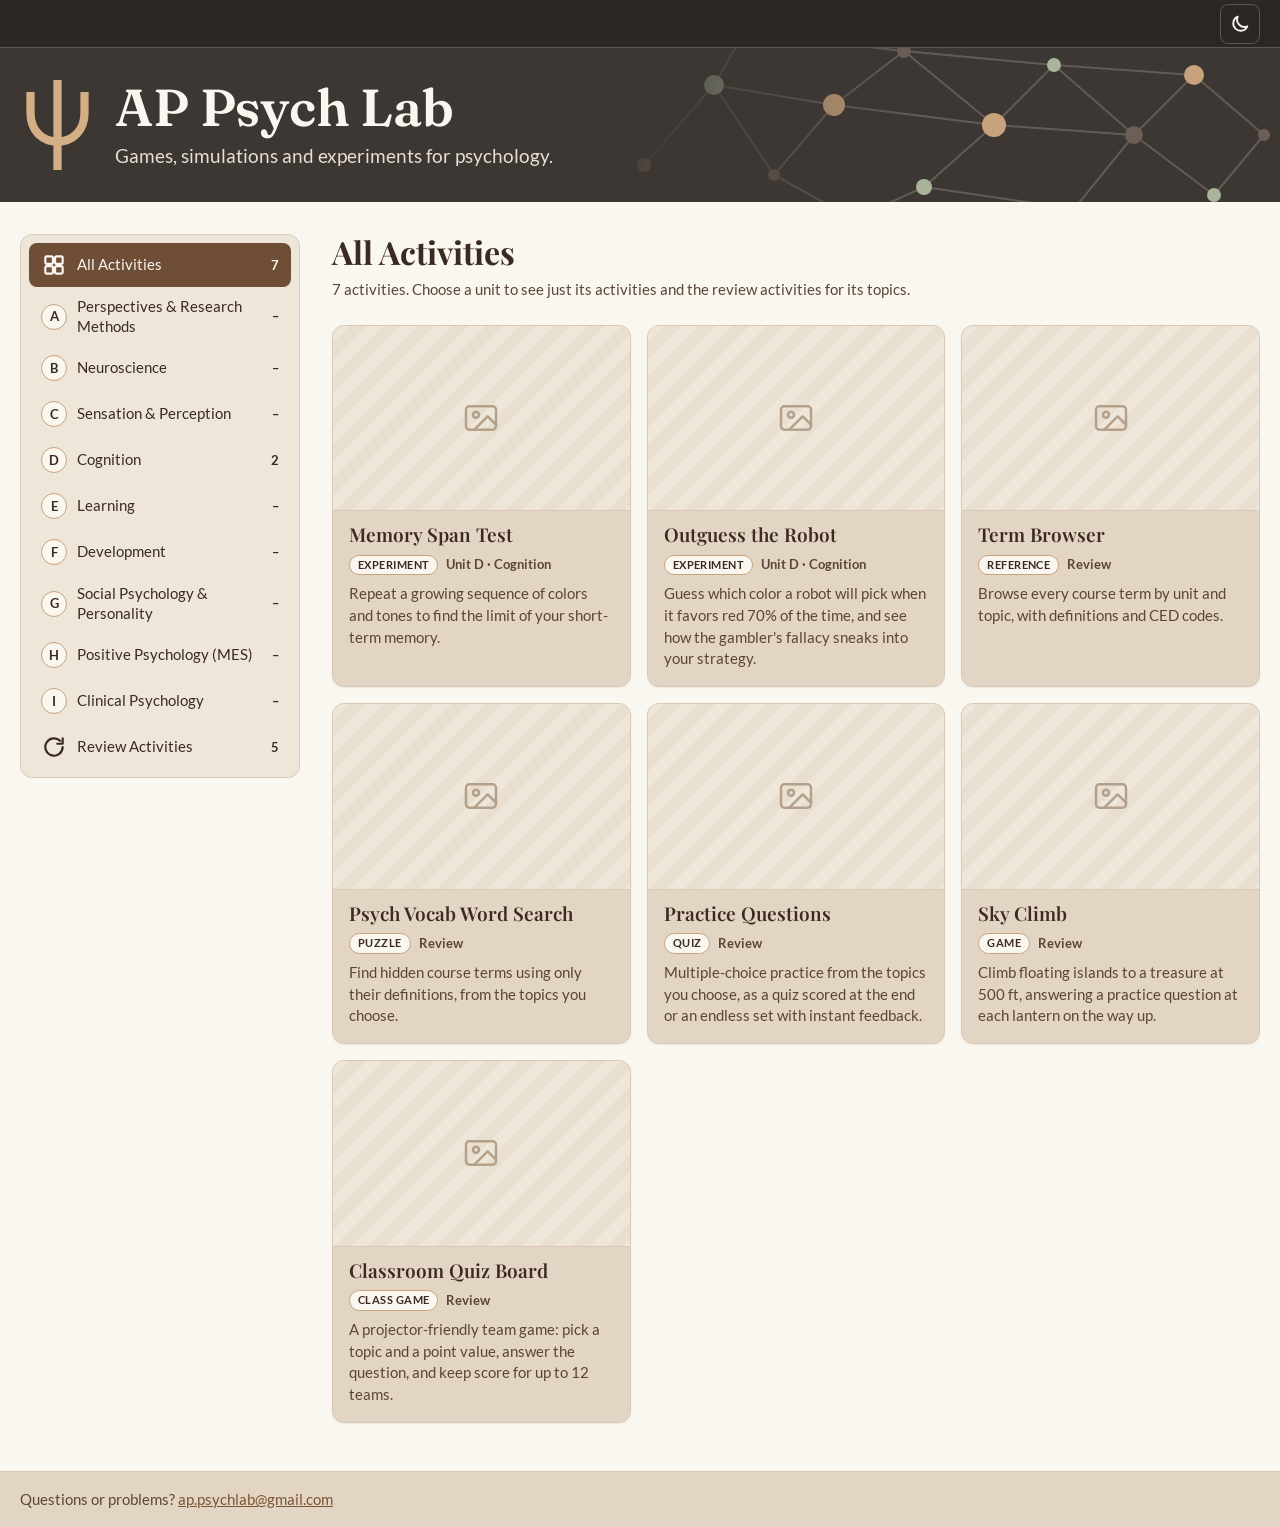
<file: index.html>
<!DOCTYPE html>
<html lang="en">
<head>
<meta charset="utf-8">
<meta name="viewport" content="width=device-width, initial-scale=1">
<title>AP Psych Lab</title>
<script src="shared/theme-init.js"></script>
<link rel="icon" href="shared/favicon.svg" type="image/svg+xml">
<link rel="apple-touch-icon" href="shared/apple-touch-icon.png">
<link rel="stylesheet" href="shared/theme.css">
<link rel="stylesheet" href="shared/site.css">
<script src="shared/data/topics.js" defer></script>
<script src="shared/data/interactives.js" defer></script>
<script src="shared/ui.js" defer></script>
<script src="shared/site.js" defer></script>
</head>
<body class="page-fill">
<nav class="sitebar wide" aria-label="Site" data-home></nav>

<!-- Banner. The cards, the unit list and the unit menu below are built by shared/site.js
     from shared/data/interactives.js and shared/data/topics.js. -->
<header class="banner">
  <svg class="banner-net" viewBox="0 0 700 220" aria-hidden="true" focusable="false">
    <g class="net-lines">
      <line x1="40" y1="150" x2="110" y2="70"/><line x1="110" y1="70" x2="170" y2="160"/>
      <line x1="110" y1="70" x2="230" y2="90"/><line x1="170" y1="160" x2="230" y2="90"/>
      <line x1="170" y1="160" x2="250" y2="204"/><line x1="230" y1="90" x2="300" y2="36"/>
      <line x1="230" y1="90" x2="390" y2="110"/><line x1="300" y1="36" x2="390" y2="110"/>
      <line x1="300" y1="36" x2="450" y2="50"/><line x1="320" y1="172" x2="390" y2="110"/>
      <line x1="320" y1="172" x2="250" y2="204"/><line x1="390" y1="110" x2="450" y2="50"/>
      <line x1="390" y1="110" x2="530" y2="120"/><line x1="450" y1="50" x2="530" y2="120"/>
      <line x1="450" y1="50" x2="590" y2="60"/><line x1="470" y1="194" x2="530" y2="120"/>
      <line x1="470" y1="194" x2="320" y2="172"/><line x1="530" y1="120" x2="610" y2="180"/>
      <line x1="530" y1="120" x2="590" y2="60"/><line x1="110" y1="70" x2="140" y2="18"/>
      <line x1="140" y1="18" x2="300" y2="36"/><line x1="590" y1="60" x2="660" y2="120"/>
      <line x1="610" y1="180" x2="660" y2="120"/>
    </g>
    <g>
      <circle class="na" cx="40" cy="150" r="7"/><circle class="nb" cx="110" cy="70" r="10"/>
      <circle class="nc" cx="170" cy="160" r="6"/><circle class="na" cx="230" cy="90" r="11"/>
      <circle class="nc" cx="300" cy="36" r="7"/><circle class="nb" cx="320" cy="172" r="8"/>
      <circle class="na" cx="390" cy="110" r="12"/><circle class="nb" cx="450" cy="50" r="7"/>
      <circle class="na" cx="470" cy="194" r="6"/><circle class="nc" cx="530" cy="120" r="9"/>
      <circle class="na" cx="590" cy="60" r="10"/><circle class="nb" cx="610" cy="180" r="7"/>
      <circle class="nb" cx="250" cy="204" r="5"/><circle class="na" cx="140" cy="18" r="5"/>
      <circle class="nc" cx="660" cy="120" r="6"/>
    </g>
  </svg>
  <div class="banner-inner">
    <svg class="banner-psi" viewBox="0 0 100 120" aria-hidden="true" focusable="false"><path d="M50 0V120M14 16V44C14 68 30 82 50 82C70 82 86 68 86 44V16"/></svg>
    <div class="banner-text">
      <h1>AP Psych Lab</h1>
      <p>Games, simulations and experiments for psychology.</p>
    </div>
  </div>
</header>

<div class="unit-pick" hidden>
  <div class="unit-pick-inner">
    <label for="unitPick">Show activities for</label>
    <select id="unitPick"></select>
  </div>
</div>

<div class="home">
  <nav class="units" aria-label="Units" hidden></nav>
  <main class="home-main">
    <noscript><p>Turn on JavaScript to see the activities.</p></noscript>
  </main>
</div>

<footer class="site-footer wide">
  <div class="site-footer-inner">
    <p>Questions or problems? <a href="mailto:ap.psychlab@gmail.com">ap.psychlab@gmail.com</a></p>
  </div>
</footer>
</body>
</html>
</file>
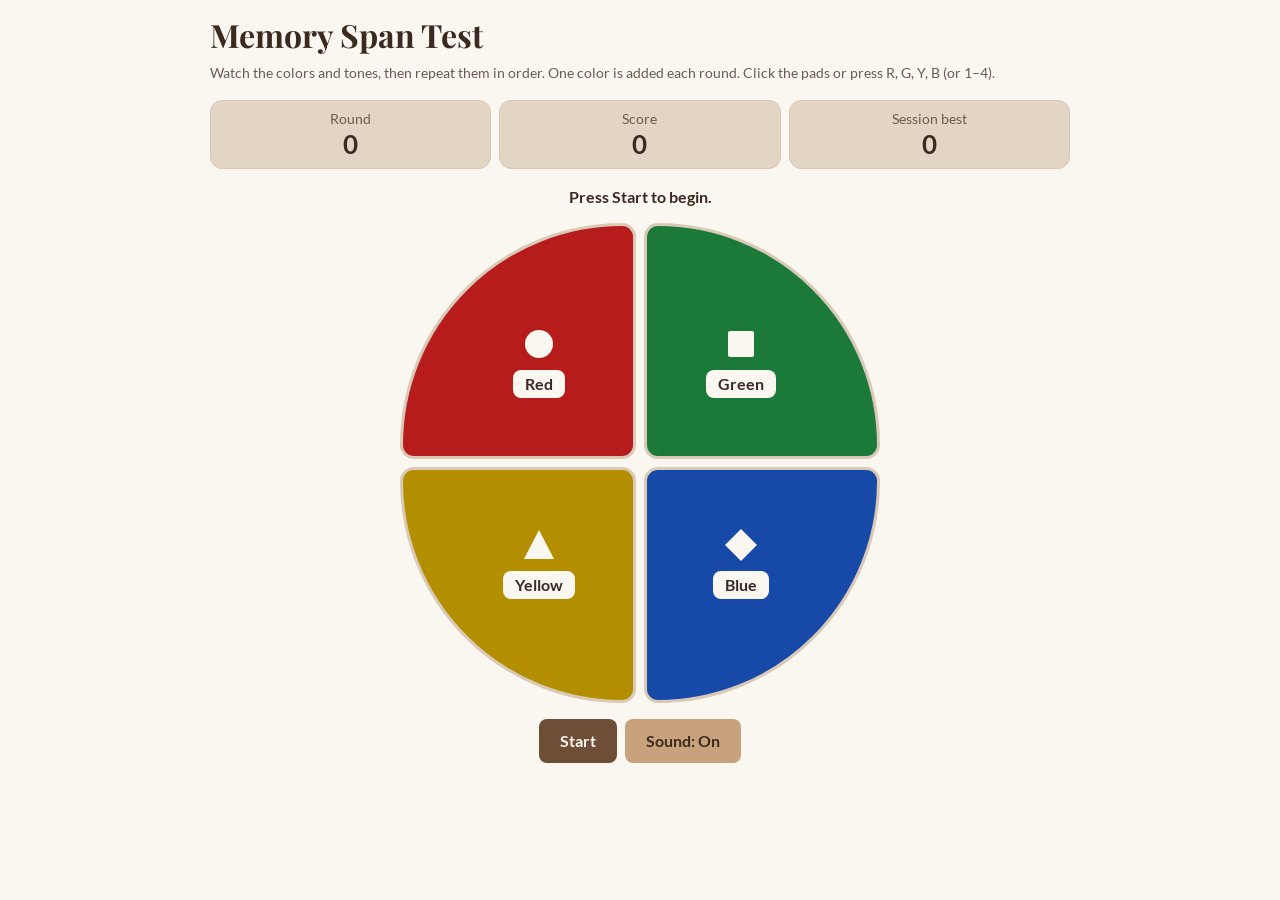
<file: memory-span/index.html>
<!DOCTYPE html>
<html lang="en">
<head>
<meta charset="utf-8">
<meta name="viewport" content="width=device-width, initial-scale=1">
<title>Memory Span Test</title>
<link rel="preconnect" href="https://fonts.googleapis.com">
<link rel="preconnect" href="https://fonts.gstatic.com" crossorigin>
<link href="https://fonts.googleapis.com/css2?family=Lato:wght@400;700&family=Playfair+Display:wght@600;700&display=swap" rel="stylesheet">
<link rel="stylesheet" href="../shared/theme.css">
<link rel="stylesheet" href="style.css">
<script src="script.js" defer></script>
</head>
<body>
<main>
  <h1>Memory Span Test</h1>
  <p class="hint">Watch the colors and tones, then repeat them in order. One color is added each round. Click the pads or press R, G, Y, B (or 1–4).</p>

  <div class="stats" aria-label="Scores">
    <div class="stat"><span>Round</span><strong id="roundV">0</strong></div>
    <div class="stat"><span>Score</span><strong id="scoreV">0</strong></div>
    <div class="stat"><span>Session best</span><strong id="bestV">0</strong></div>
  </div>

  <p id="status" role="status" aria-live="polite">Press Start to begin.</p>

  <div class="grid" id="pads">
    <button class="pad" data-c="0" disabled aria-label="Red, key R"><svg viewBox="0 0 36 36" aria-hidden="true"><circle cx="18" cy="18" r="14"/></svg><span class="lbl">Red</span></button>
    <button class="pad" data-c="1" disabled aria-label="Green, key G"><svg viewBox="0 0 36 36" aria-hidden="true"><rect x="5" y="5" width="26" height="26" rx="2"/></svg><span class="lbl">Green</span></button>
    <button class="pad" data-c="2" disabled aria-label="Yellow, key Y"><svg viewBox="0 0 36 36" aria-hidden="true"><polygon points="18,3 33,32 3,32"/></svg><span class="lbl">Yellow</span></button>
    <button class="pad" data-c="3" disabled aria-label="Blue, key B"><svg viewBox="0 0 36 36" aria-hidden="true"><polygon points="18,2 34,18 18,34 2,18"/></svg><span class="lbl">Blue</span></button>
  </div>

  <div class="row">
    <button class="btn" id="startBtn">Start</button>
    <button class="btn ghost" id="resetBtn" hidden>Restart</button>
    <button class="btn alt" id="soundBtn" aria-pressed="true">Sound: On</button>
  </div>

  <div id="confirm" hidden role="alertdialog" aria-labelledby="confirmMsg">
    <p id="confirmMsg">Restart the game? Your current run will end.</p>
    <div class="row">
      <button class="btn" id="yesBtn">Yes, restart</button>
      <button class="btn ghost" id="noBtn">Keep playing</button>
    </div>
  </div>

  <section class="card" id="over" hidden aria-live="polite">
    <h2>Game over</h2>
    <p class="final"><span class="big" id="finalV">0</span></p>
    <p id="finalMsg"></p>
    <p class="tag">Correct sequence</p>
    <div class="seqrow" id="correctRow"></div>
    <p class="tag">Your entries <span class="err" id="missNote"></span></p>
    <div class="seqrow" id="enteredRow"></div>
    <p class="hint">Typical short-term memory span is about 7 ± 2 items. Maintenance rehearsal (silently repeating the sequence) and chunking (grouping, like “RR GG”) can stretch it. Try again using one of those strategies, and notice whether early or late items trip you up (serial position effect).</p>
  </section>
</main>
</body>
</html>
</file>
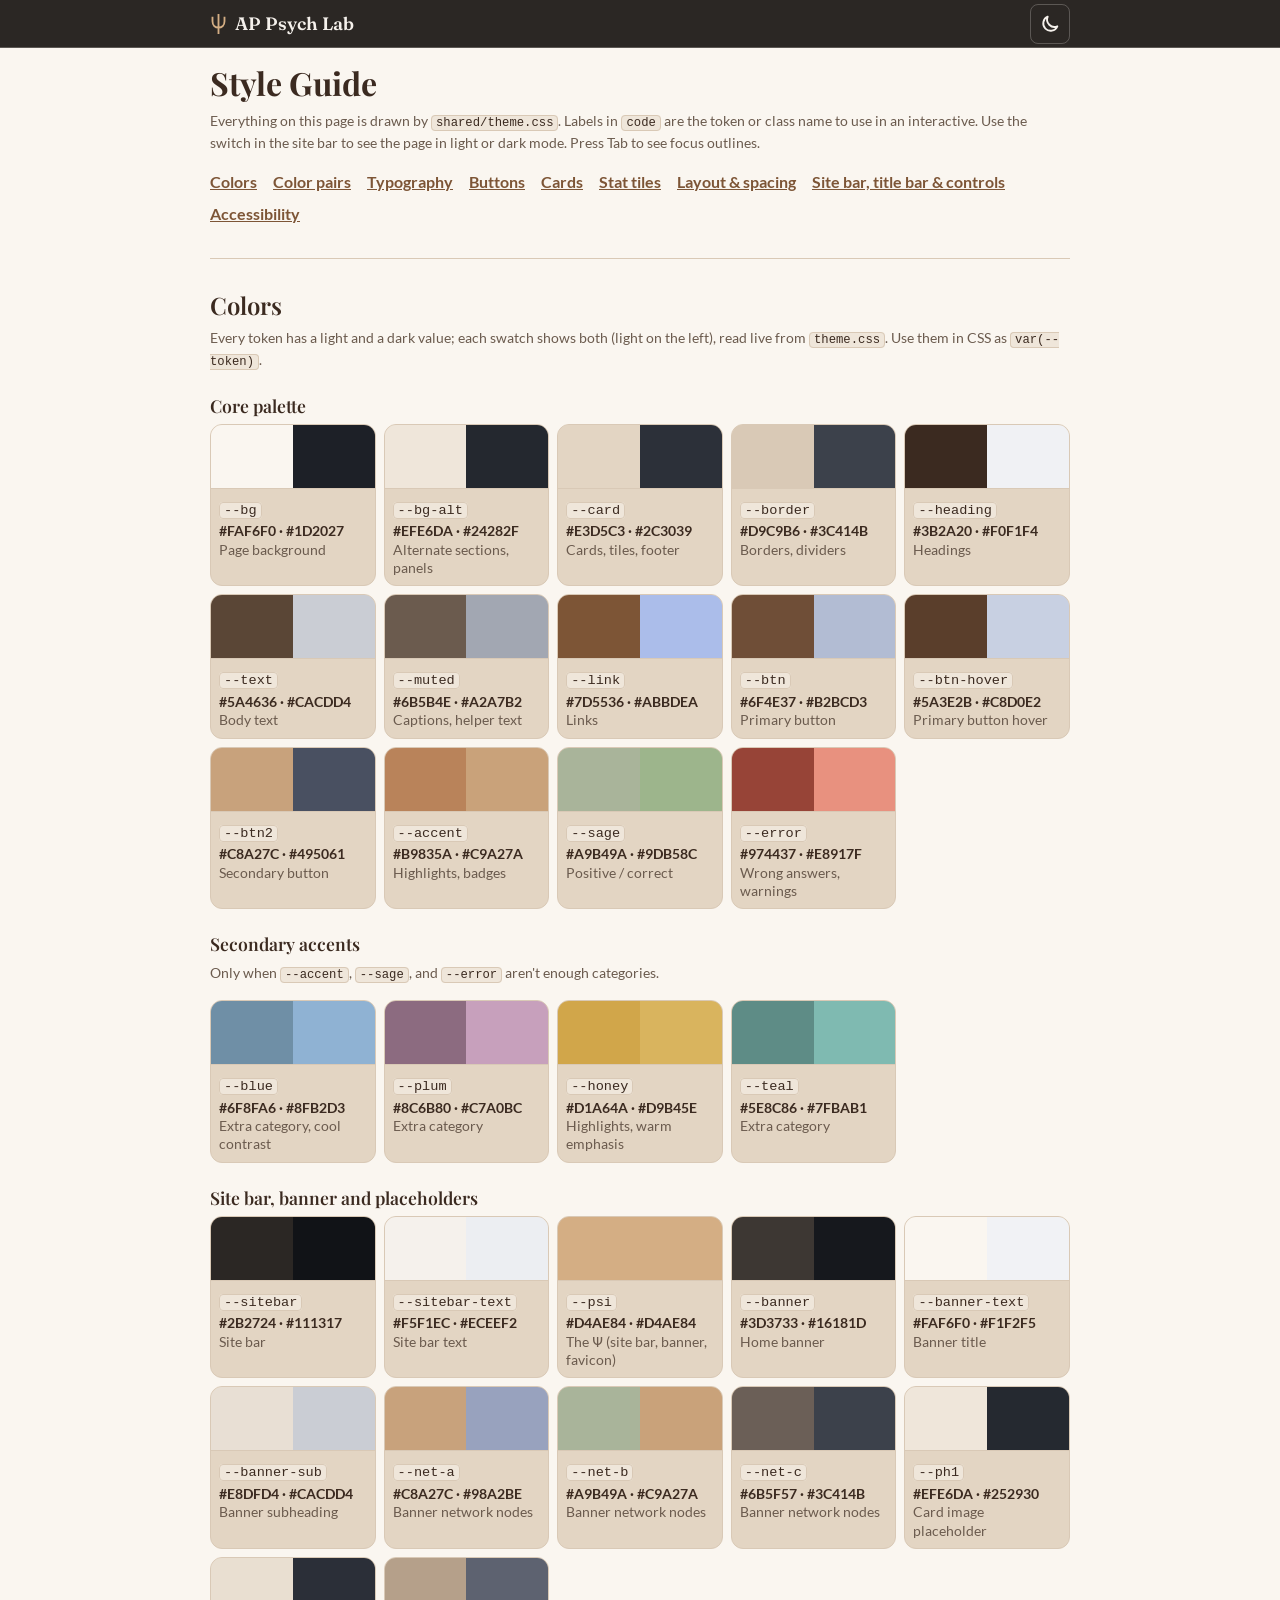
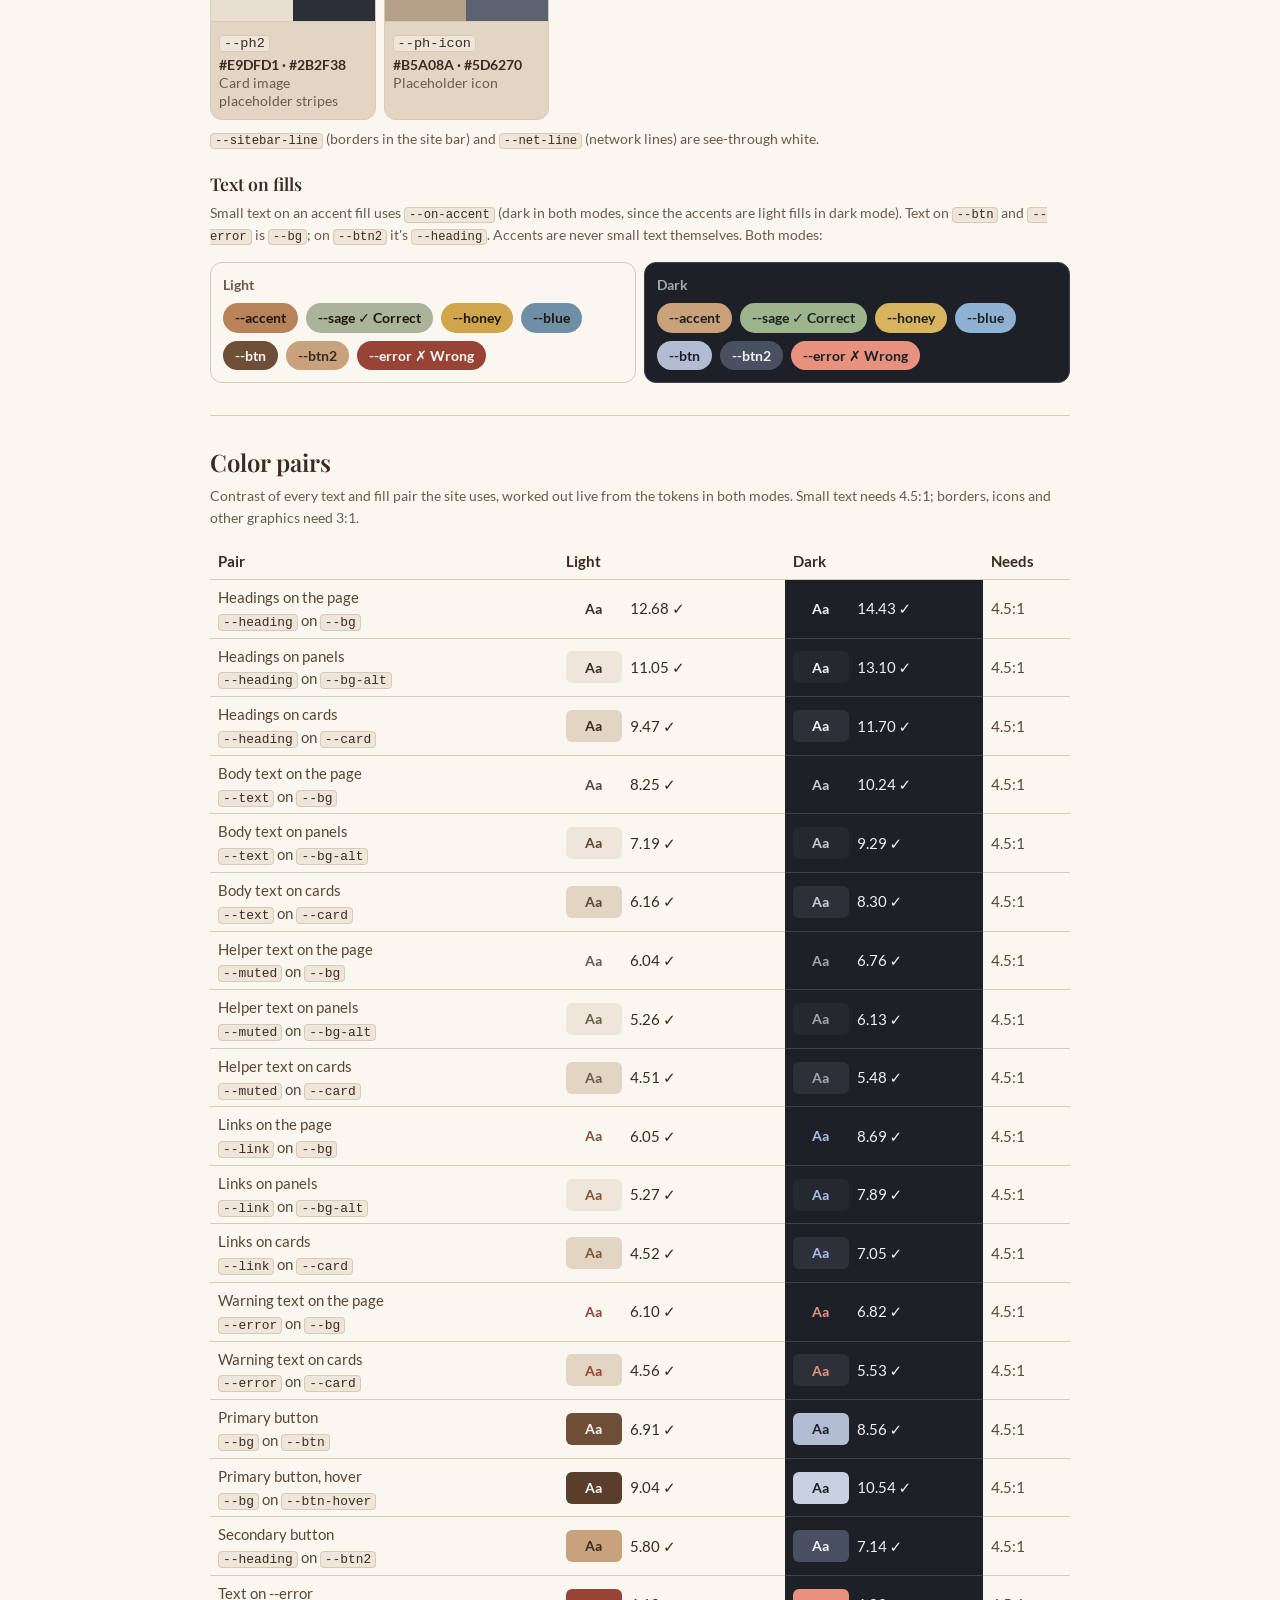
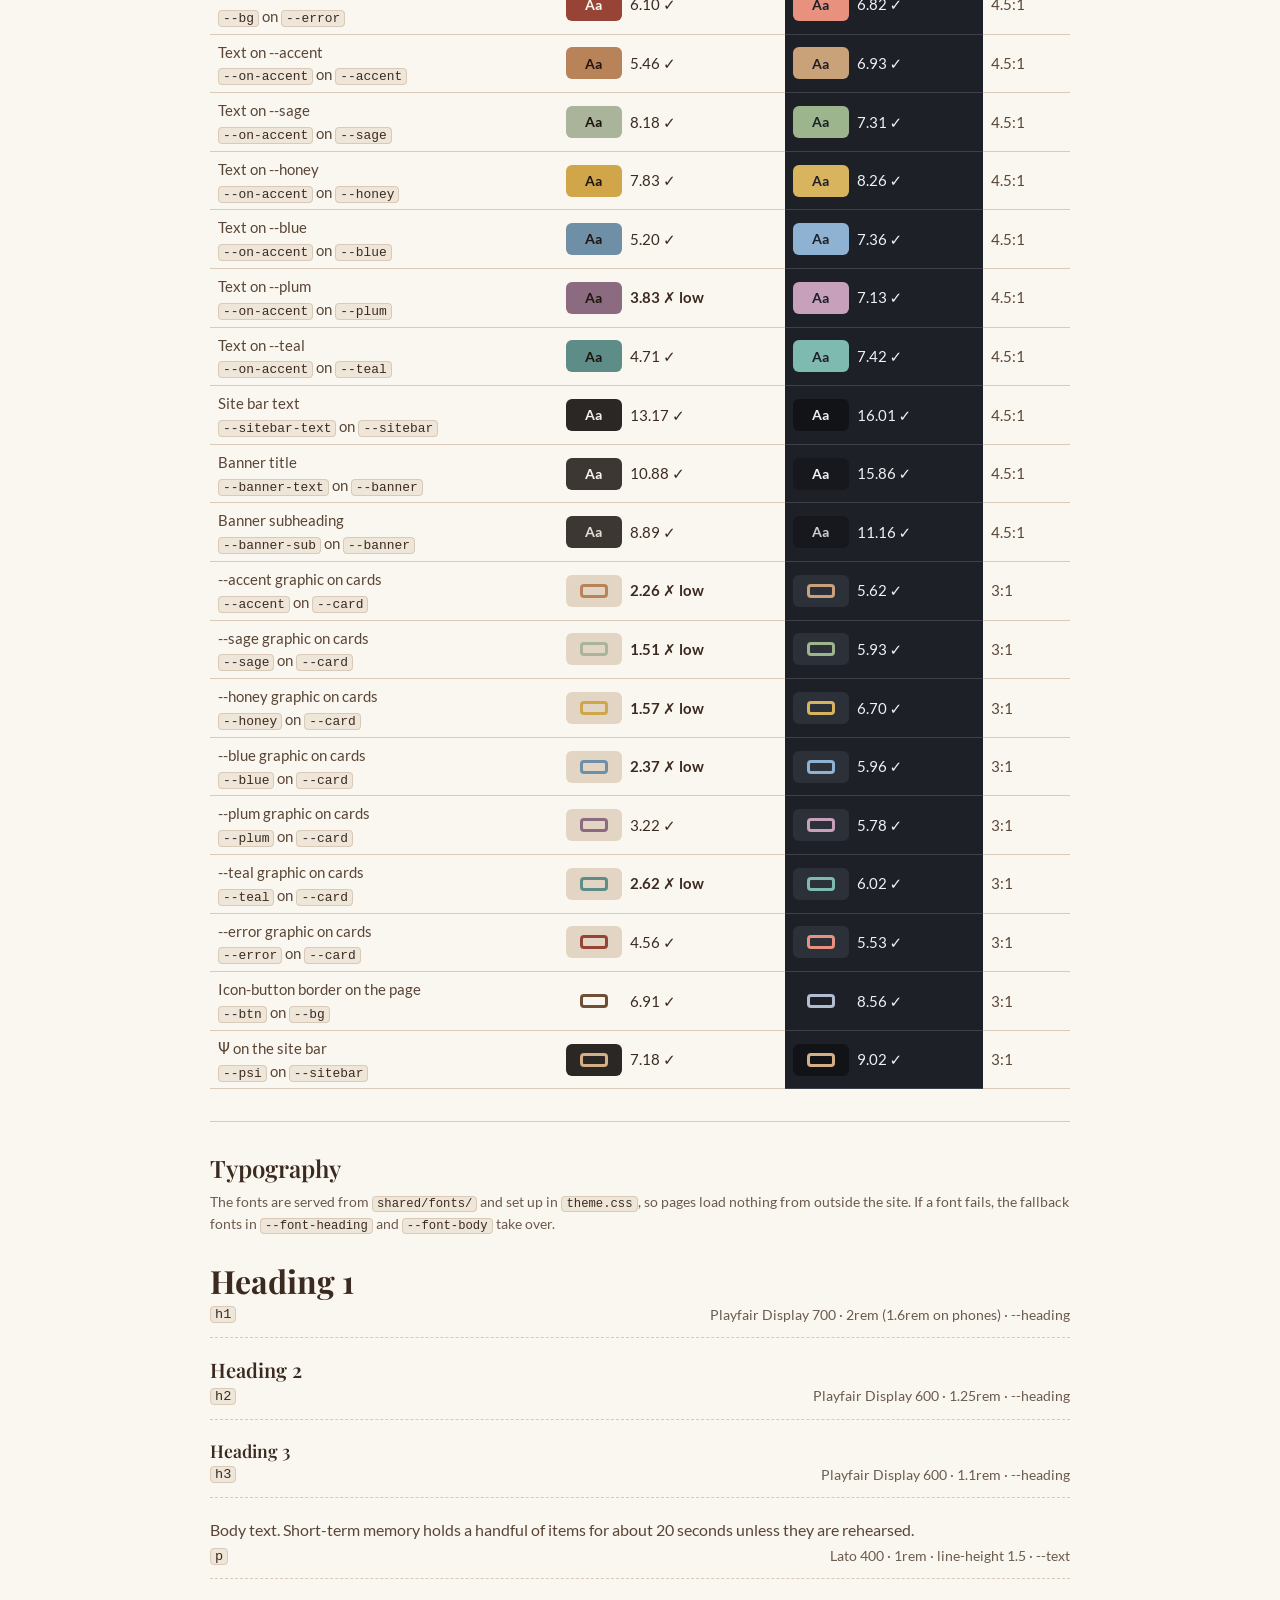
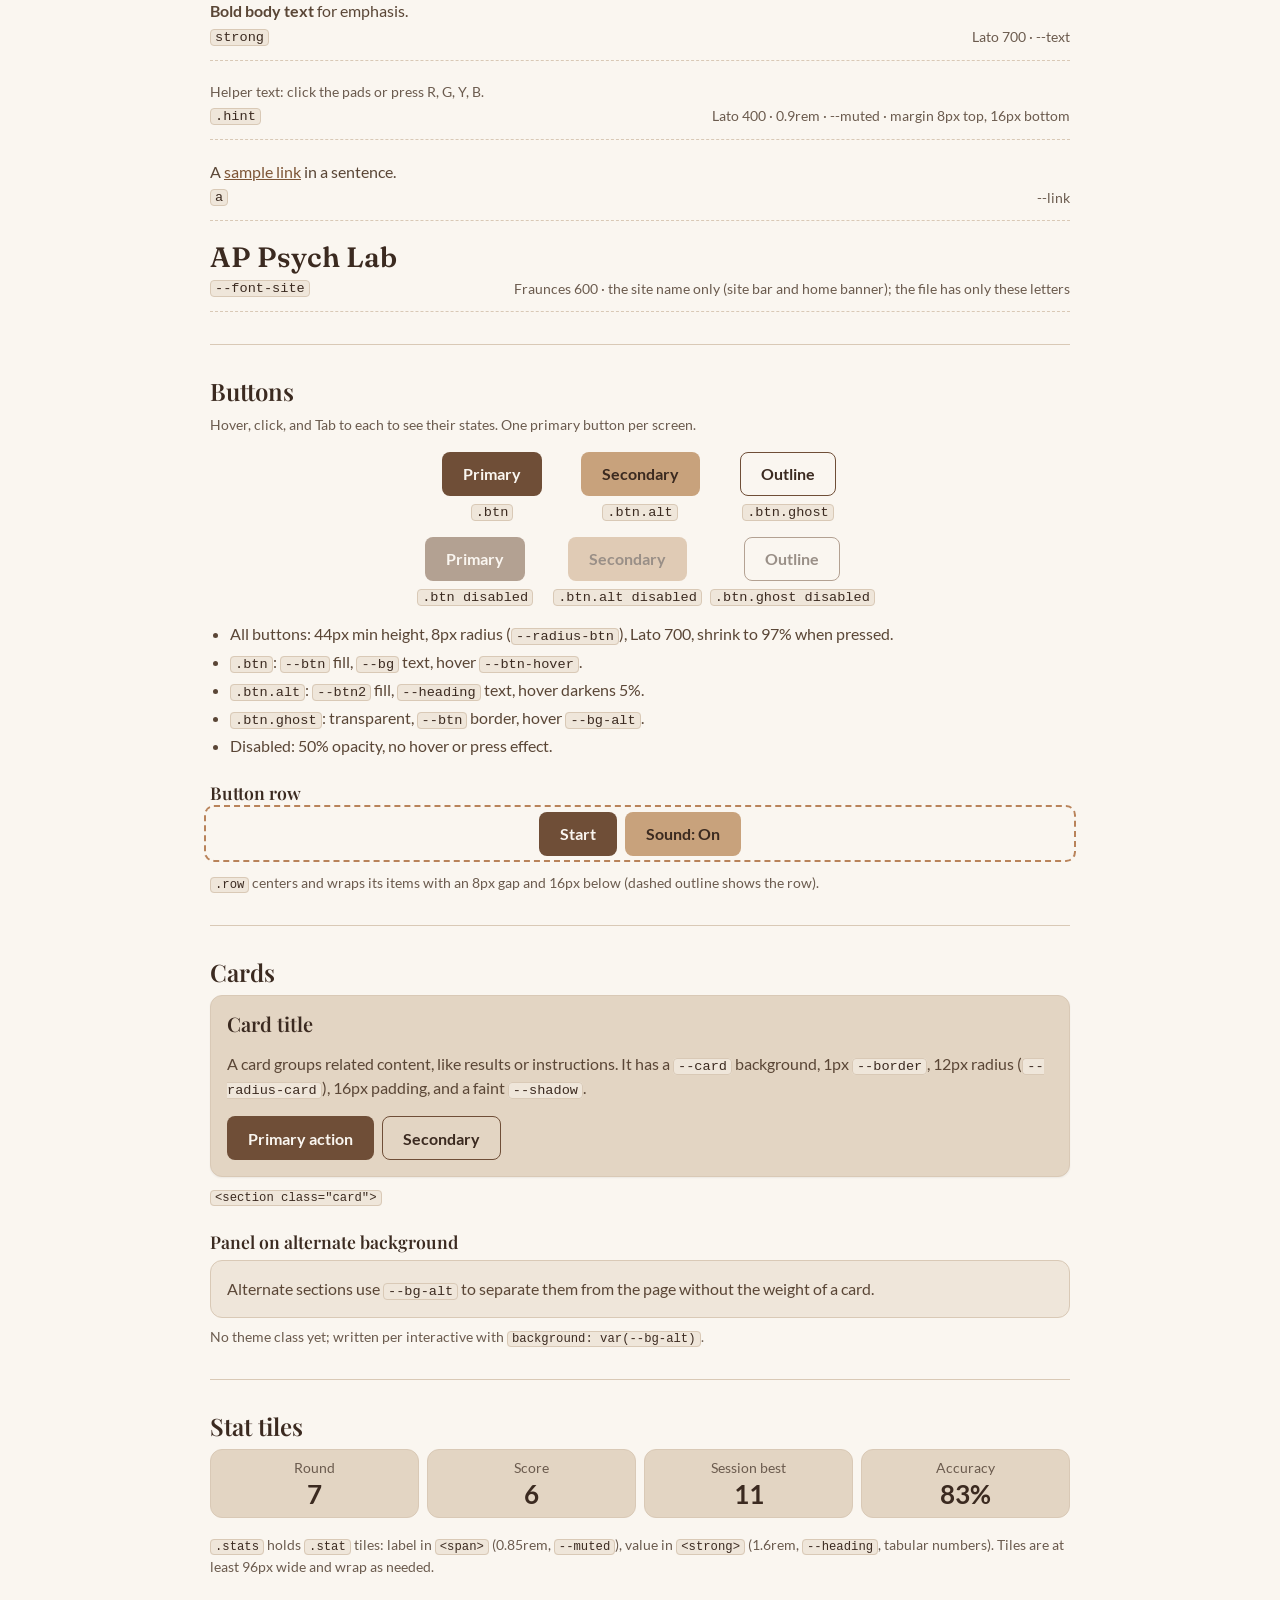
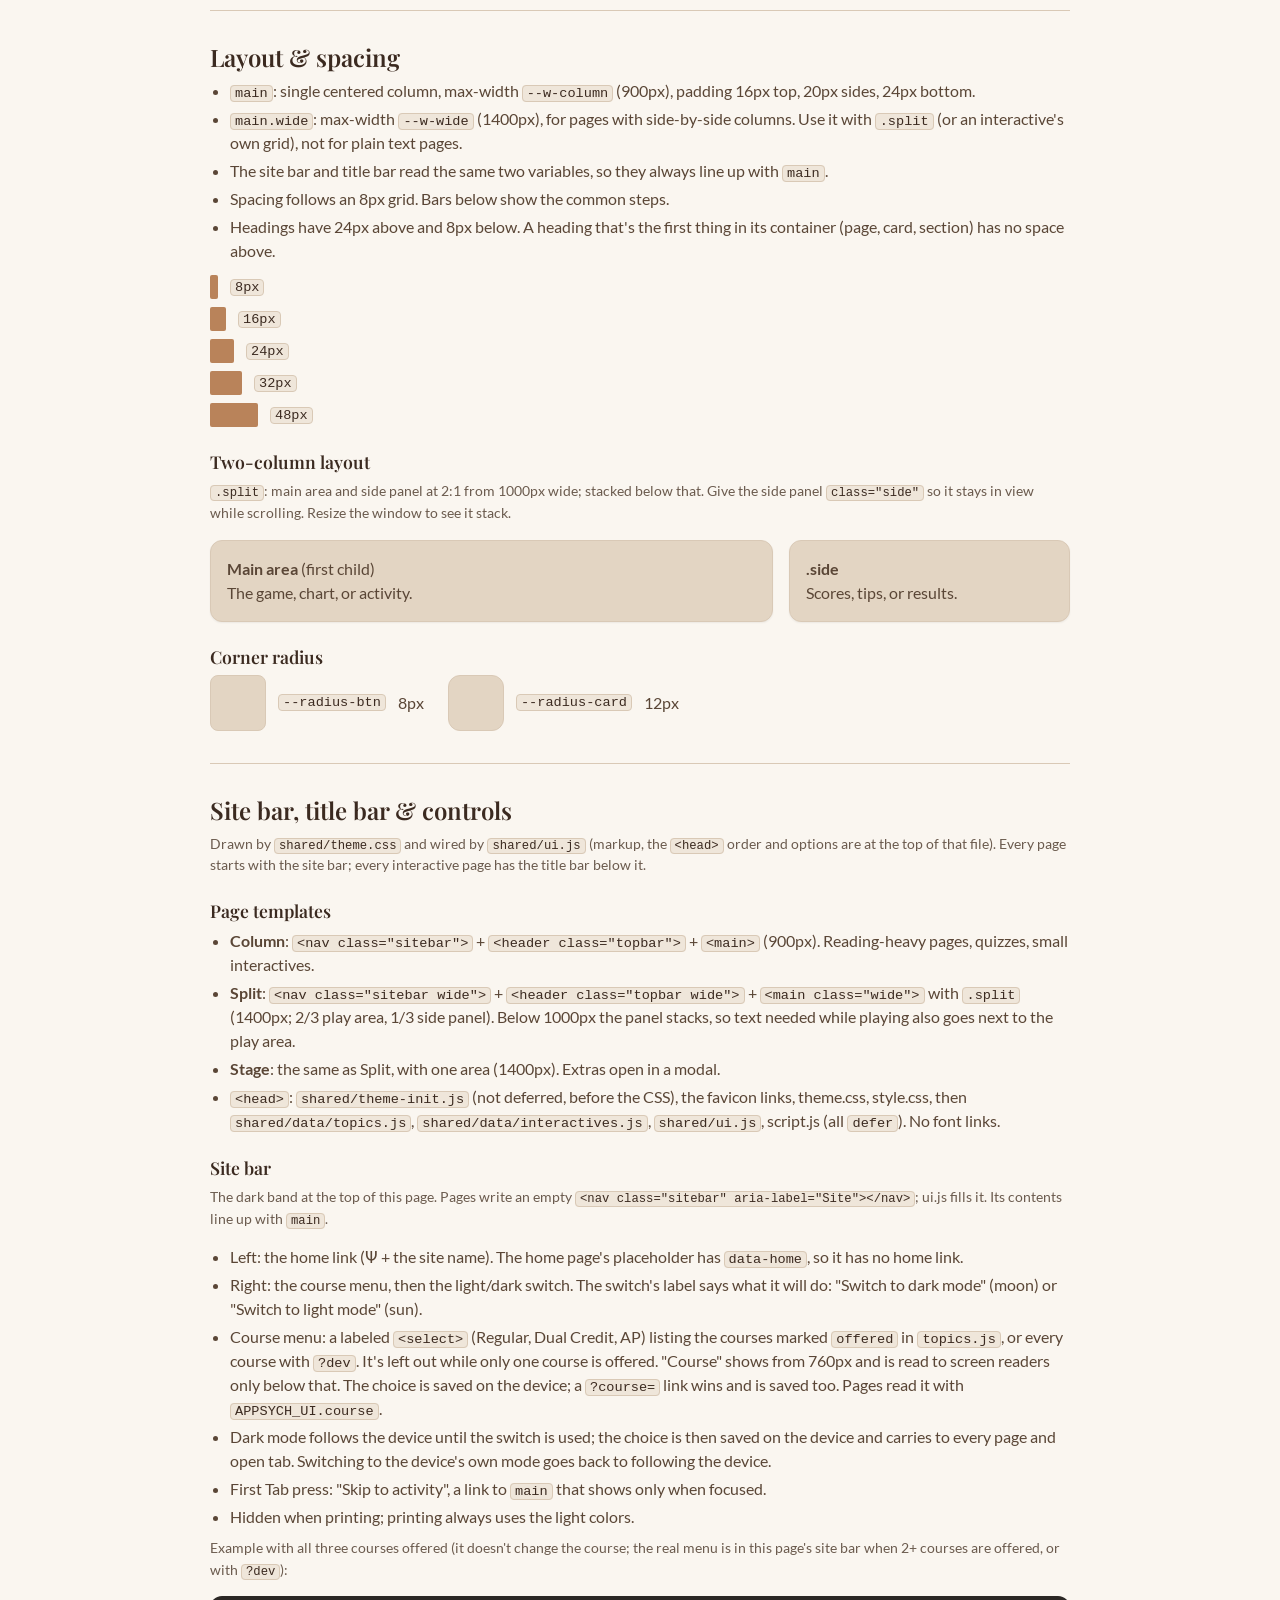
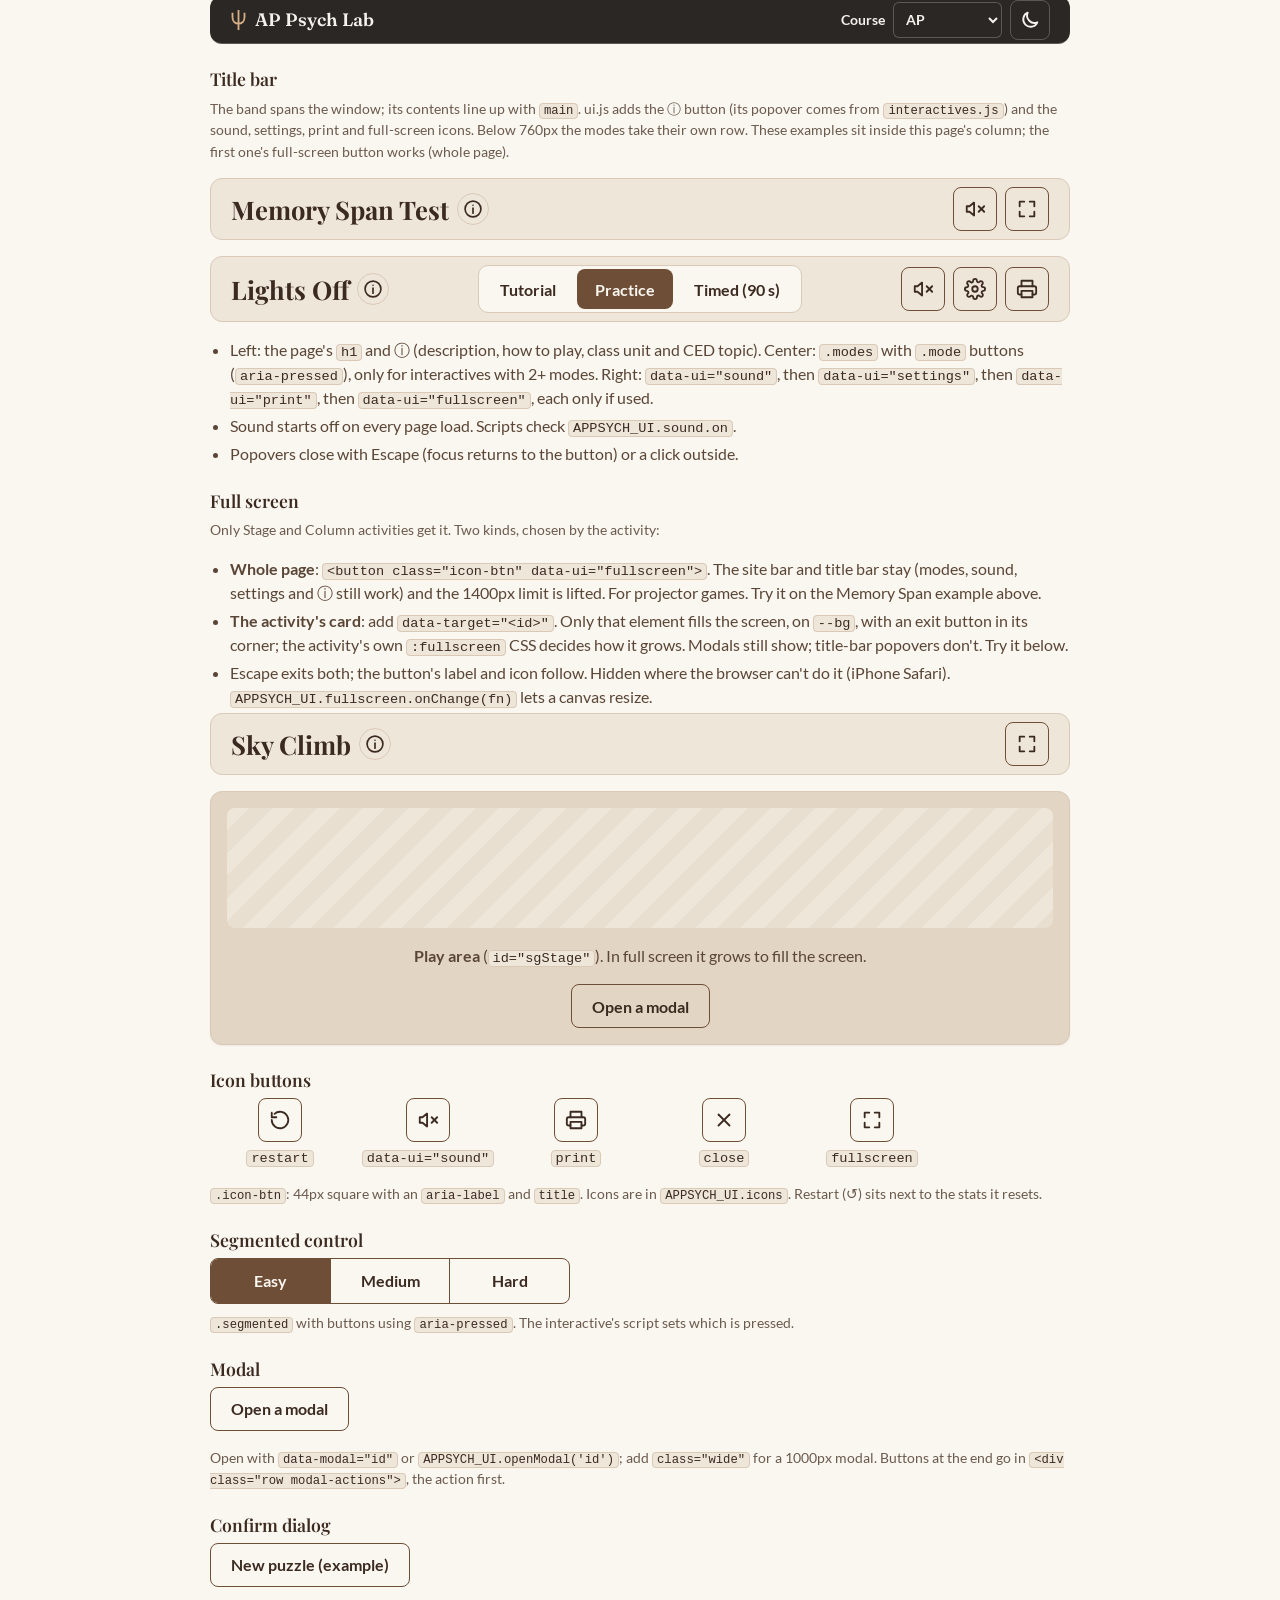
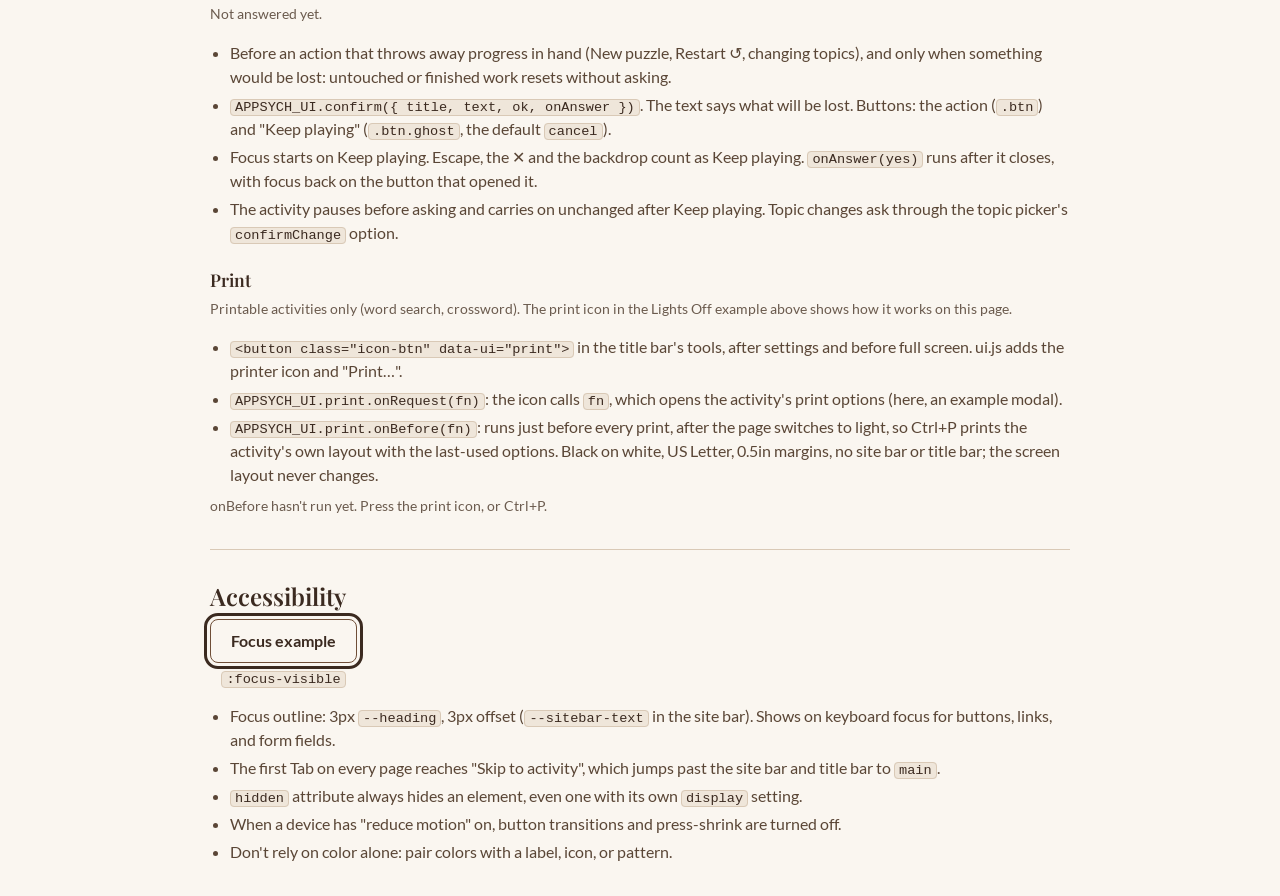
<file: style-guide/index.html>
<!DOCTYPE html>
<html lang="en">
<head>
<meta charset="utf-8">
<meta name="viewport" content="width=device-width, initial-scale=1">
<title>Style Guide · AP Psych Lab</title>
<script src="../shared/theme-init.js"></script>
<link rel="icon" href="../shared/favicon.svg" type="image/svg+xml">
<link rel="apple-touch-icon" href="../shared/apple-touch-icon.png">
<link rel="stylesheet" href="../shared/theme.css">
<link rel="stylesheet" href="style.css">
<script src="../shared/data/topics.js" defer></script>
<script src="../shared/data/interactives.js" defer></script>
<script src="../shared/ui.js" defer></script>
<script src="script.js" defer></script>
</head>
<body>
<nav class="sitebar" aria-label="Site" data-skip="Skip to the style guide"></nav>
<main>
  <h1>Style Guide</h1>
  <p class="hint">Everything on this page is drawn by <code>shared/theme.css</code>. Labels in <code>code</code> are the token or class name to use in an interactive. Use the switch in the site bar to see the page in light or dark mode. Press Tab to see focus outlines.</p>

  <nav class="toc" aria-label="Sections">
    <a href="#colors">Colors</a>
    <a href="#pairs">Color pairs</a>
    <a href="#type">Typography</a>
    <a href="#buttons">Buttons</a>
    <a href="#cards">Cards</a>
    <a href="#stats">Stat tiles</a>
    <a href="#layout">Layout &amp; spacing</a>
    <a href="#ui">Site bar, title bar &amp; controls</a>
    <a href="#a11y">Accessibility</a>
  </nav>

  <!-- ============ COLORS ============ -->
  <section id="colors" class="sg">
    <h2>Colors</h2>
    <p class="hint">Every token has a light and a dark value; each swatch shows both (light on the left), read live from <code>theme.css</code>. Use them in CSS as <code>var(--token)</code>.</p>

    <h3>Core palette</h3>
    <div class="swatches" data-tokens="
      bg|Page background
      bg-alt|Alternate sections, panels
      card|Cards, tiles, footer
      border|Borders, dividers
      heading|Headings
      text|Body text
      muted|Captions, helper text
      link|Links
      btn|Primary button
      btn-hover|Primary button hover
      btn2|Secondary button
      accent|Highlights, badges
      sage|Positive / correct
      error|Wrong answers, warnings"></div>

    <h3>Secondary accents</h3>
    <p class="hint">Only when <code>--accent</code>, <code>--sage</code>, and <code>--error</code> aren't enough categories.</p>
    <div class="swatches" data-tokens="
      blue|Extra category, cool contrast
      plum|Extra category
      honey|Highlights, warm emphasis
      teal|Extra category"></div>

    <h3>Site bar, banner and placeholders</h3>
    <div class="swatches" data-tokens="
      sitebar|Site bar
      sitebar-text|Site bar text
      psi|The Ψ (site bar, banner, favicon)
      banner|Home banner
      banner-text|Banner title
      banner-sub|Banner subheading
      net-a|Banner network nodes
      net-b|Banner network nodes
      net-c|Banner network nodes
      ph1|Card image placeholder
      ph2|Card image placeholder stripes
      ph-icon|Placeholder icon"></div>
    <p class="hint"><code>--sitebar-line</code> (borders in the site bar) and <code>--net-line</code> (network lines) are see-through white.</p>

    <h3>Text on fills</h3>
    <p class="hint">Small text on an accent fill uses <code>--on-accent</code> (dark in both modes, since the accents are light fills in dark mode). Text on <code>--btn</code> and <code>--error</code> is <code>--bg</code>; on <code>--btn2</code> it's <code>--heading</code>. Accents are never small text themselves. Both modes:</p>
    <div class="modes-pair">
      <div class="mode-pane" data-theme="light">
        <span class="pane-label">Light</span>
        <div class="badges">
          <span class="badge" data-fill="accent">--accent</span>
          <span class="badge" data-fill="sage">--sage ✓ Correct</span>
          <span class="badge" data-fill="honey">--honey</span>
          <span class="badge" data-fill="blue">--blue</span>
          <span class="badge on-dark" data-fill="btn">--btn</span>
          <span class="badge on-btn2" data-fill="btn2">--btn2</span>
          <span class="badge on-dark" data-fill="error">--error ✗ Wrong</span>
        </div>
      </div>
      <div class="mode-pane" data-theme="dark">
        <span class="pane-label">Dark</span>
        <div class="badges">
          <span class="badge" data-fill="accent">--accent</span>
          <span class="badge" data-fill="sage">--sage ✓ Correct</span>
          <span class="badge" data-fill="honey">--honey</span>
          <span class="badge" data-fill="blue">--blue</span>
          <span class="badge on-dark" data-fill="btn">--btn</span>
          <span class="badge on-btn2" data-fill="btn2">--btn2</span>
          <span class="badge on-dark" data-fill="error">--error ✗ Wrong</span>
        </div>
      </div>
    </div>
  </section>

  <!-- ============ COLOR PAIRS ============ -->
  <section id="pairs" class="sg">
    <h2>Color pairs</h2>
    <p class="hint">Contrast of every text and fill pair the site uses, worked out live from the tokens in both modes. Small text needs 4.5:1; borders, icons and other graphics need 3:1.</p>
    <div class="table-wrap">
      <table class="pairs" id="pairsTable">
        <thead><tr><th scope="col">Pair</th><th scope="col">Light</th><th scope="col">Dark</th><th scope="col">Needs</th></tr></thead>
        <tbody></tbody>
      </table>
    </div>
  </section>

  <!-- ============ TYPOGRAPHY ============ -->
  <section id="type" class="sg">
    <h2>Typography</h2>
    <p class="hint">The fonts are served from <code>shared/fonts/</code> and set up in <code>theme.css</code>, so pages load nothing from outside the site. If a font fails, the fallback fonts in <code>--font-heading</code> and <code>--font-body</code> take over.</p>
    <div class="specimens">
      <div class="spec">
        <h1>Heading 1</h1>
        <code>h1</code><span class="meta">Playfair Display 700 · 2rem (1.6rem on phones) · --heading</span>
      </div>
      <div class="spec">
        <h2>Heading 2</h2>
        <code>h2</code><span class="meta">Playfair Display 600 · 1.25rem · --heading</span>
      </div>
      <div class="spec">
        <h3>Heading 3</h3>
        <code>h3</code><span class="meta">Playfair Display 600 · 1.1rem · --heading</span>
      </div>
      <div class="spec">
        <p class="body-sample">Body text. Short-term memory holds a handful of items for about 20 seconds unless they are rehearsed.</p>
        <code>p</code><span class="meta">Lato 400 · 1rem · line-height 1.5 · --text</span>
      </div>
      <div class="spec">
        <p class="body-sample"><strong>Bold body text</strong> for emphasis.</p>
        <code>strong</code><span class="meta">Lato 700 · --text</span>
      </div>
      <div class="spec">
        <p class="hint">Helper text: click the pads or press R, G, Y, B.</p>
        <code>.hint</code><span class="meta">Lato 400 · 0.9rem · --muted · margin 8px top, 16px bottom</span>
      </div>
      <div class="spec">
        <p class="body-sample">A <a href="#type">sample link</a> in a sentence.</p>
        <code>a</code><span class="meta">--link</span>
      </div>
      <div class="spec">
        <p class="site-name-sample">AP Psych Lab</p>
        <code>--font-site</code><span class="meta">Fraunces 600 · the site name only (site bar and home banner); the file has only these letters</span>
      </div>
    </div>
  </section>

  <!-- ============ BUTTONS ============ -->
  <section id="buttons" class="sg">
    <h2>Buttons</h2>
    <p class="hint">Hover, click, and Tab to each to see their states. One primary button per screen.</p>
    <div class="row">
      <div class="labeled"><button class="btn">Primary</button><code>.btn</code></div>
      <div class="labeled"><button class="btn alt">Secondary</button><code>.btn.alt</code></div>
      <div class="labeled"><button class="btn ghost">Outline</button><code>.btn.ghost</code></div>
    </div>
    <div class="row">
      <div class="labeled"><button class="btn" disabled>Primary</button><code>.btn disabled</code></div>
      <div class="labeled"><button class="btn alt" disabled>Secondary</button><code>.btn.alt disabled</code></div>
      <div class="labeled"><button class="btn ghost" disabled>Outline</button><code>.btn.ghost disabled</code></div>
    </div>
    <ul class="notes">
      <li>All buttons: 44px min height, 8px radius (<code>--radius-btn</code>), Lato 700, shrink to 97% when pressed.</li>
      <li><code>.btn</code>: <code>--btn</code> fill, <code>--bg</code> text, hover <code>--btn-hover</code>.</li>
      <li><code>.btn.alt</code>: <code>--btn2</code> fill, <code>--heading</code> text, hover darkens 5%.</li>
      <li><code>.btn.ghost</code>: transparent, <code>--btn</code> border, hover <code>--bg-alt</code>.</li>
      <li>Disabled: 50% opacity, no hover or press effect.</li>
    </ul>

    <h3>Button row</h3>
    <div class="outline-demo">
      <div class="row">
        <button class="btn">Start</button>
        <button class="btn alt">Sound: On</button>
      </div>
    </div>
    <p class="caption"><code>.row</code> centers and wraps its items with an 8px gap and 16px below (dashed outline shows the row).</p>
  </section>

  <!-- ============ CARDS ============ -->
  <section id="cards" class="sg">
    <h2>Cards</h2>
    <div class="card">
      <h2>Card title</h2>
      <p>A card groups related content, like results or instructions. It has a <code>--card</code> background, 1px <code>--border</code>, 12px radius (<code>--radius-card</code>), 16px padding, and a faint <code>--shadow</code>.</p>
      <div class="row" style="justify-content:flex-start;margin-bottom:0">
        <button class="btn">Primary action</button>
        <button class="btn ghost">Secondary</button>
      </div>
    </div>
    <p class="caption"><code>&lt;section class="card"&gt;</code></p>

    <h3>Panel on alternate background</h3>
    <div class="panel-demo">
      <p>Alternate sections use <code>--bg-alt</code> to separate them from the page without the weight of a card.</p>
    </div>
    <p class="caption">No theme class yet; written per interactive with <code>background: var(--bg-alt)</code>.</p>
  </section>

  <!-- ============ STATS ============ -->
  <section id="stats" class="sg">
    <h2>Stat tiles</h2>
    <div class="stats">
      <div class="stat"><span>Round</span><strong>7</strong></div>
      <div class="stat"><span>Score</span><strong>6</strong></div>
      <div class="stat"><span>Session best</span><strong>11</strong></div>
      <div class="stat"><span>Accuracy</span><strong>83%</strong></div>
    </div>
    <p class="caption"><code>.stats</code> holds <code>.stat</code> tiles: label in <code>&lt;span&gt;</code> (0.85rem, <code>--muted</code>), value in <code>&lt;strong&gt;</code> (1.6rem, <code>--heading</code>, tabular numbers). Tiles are at least 96px wide and wrap as needed.</p>
  </section>

  <!-- ============ LAYOUT ============ -->
  <section id="layout" class="sg">
    <h2>Layout &amp; spacing</h2>
    <ul class="notes">
      <li><code>main</code>: single centered column, max-width <code>--w-column</code> (900px), padding 16px top, 20px sides, 24px bottom.</li>
      <li><code>main.wide</code>: max-width <code>--w-wide</code> (1400px), for pages with side-by-side columns. Use it with <code>.split</code> (or an interactive's own grid), not for plain text pages.</li>
      <li>The site bar and title bar read the same two variables, so they always line up with <code>main</code>.</li>
      <li>Spacing follows an 8px grid. Bars below show the common steps.</li>
      <li>Headings have 24px above and 8px below. A heading that's the first thing in its container (page, card, section) has no space above.</li>
    </ul>
    <div class="spacing">
      <div><span class="bar" style="width:8px"></span><code>8px</code></div>
      <div><span class="bar" style="width:16px"></span><code>16px</code></div>
      <div><span class="bar" style="width:24px"></span><code>24px</code></div>
      <div><span class="bar" style="width:32px"></span><code>32px</code></div>
      <div><span class="bar" style="width:48px"></span><code>48px</code></div>
    </div>
    <h3>Two-column layout</h3>
    <p class="hint"><code>.split</code>: main area and side panel at 2:1 from 1000px wide; stacked below that. Give the side panel <code>class="side"</code> so it stays in view while scrolling. Resize the window to see it stack.</p>
    <div class="split">
      <div class="card"><strong>Main area</strong> (first child)<br>The game, chart, or activity.</div>
      <aside class="card side"><strong>.side</strong><br>Scores, tips, or results.</aside>
    </div>
    <h3>Corner radius</h3>
    <div class="radii">
      <div><span class="rbox" style="border-radius:var(--radius-btn)"></span><code>--radius-btn</code> 8px</div>
      <div><span class="rbox" style="border-radius:var(--radius-card)"></span><code>--radius-card</code> 12px</div>
    </div>
  </section>

  <!-- ============ TITLE BAR & CONTROLS ============ -->
  <section id="ui" class="sg">
    <h2>Site bar, title bar &amp; controls</h2>
    <p class="hint">Drawn by <code>shared/theme.css</code> and wired by <code>shared/ui.js</code> (markup, the <code>&lt;head&gt;</code> order and options are at the top of that file). Every page starts with the site bar; every interactive page has the title bar below it.</p>

    <h3>Page templates</h3>
    <ul class="notes">
      <li><strong>Column</strong>: <code>&lt;nav class="sitebar"&gt;</code> + <code>&lt;header class="topbar"&gt;</code> + <code>&lt;main&gt;</code> (900px). Reading-heavy pages, quizzes, small interactives.</li>
      <li><strong>Split</strong>: <code>&lt;nav class="sitebar wide"&gt;</code> + <code>&lt;header class="topbar wide"&gt;</code> + <code>&lt;main class="wide"&gt;</code> with <code>.split</code> (1400px; 2/3 play area, 1/3 side panel). Below 1000px the panel stacks, so text needed while playing also goes next to the play area.</li>
      <li><strong>Stage</strong>: the same as Split, with one area (1400px). Extras open in a modal.</li>
      <li><code>&lt;head&gt;</code>: <code>shared/theme-init.js</code> (not deferred, before the CSS), the favicon links, theme.css, style.css, then <code>shared/data/topics.js</code>, <code>shared/data/interactives.js</code>, <code>shared/ui.js</code>, script.js (all <code>defer</code>). No font links.</li>
    </ul>

    <h3>Site bar</h3>
    <p class="hint">The dark band at the top of this page. Pages write an empty <code>&lt;nav class="sitebar" aria-label="Site"&gt;&lt;/nav&gt;</code>; ui.js fills it. Its contents line up with <code>main</code>.</p>
    <ul class="notes">
      <li>Left: the home link (Ψ + the site name). The home page's placeholder has <code>data-home</code>, so it has no home link.</li>
      <li>Right: the course menu, then the light/dark switch. The switch's label says what it will do: "Switch to dark mode" (moon) or "Switch to light mode" (sun).</li>
      <li>Course menu: a labeled <code>&lt;select&gt;</code> (Regular, Dual Credit, AP) listing the courses marked <code>offered</code> in <code>topics.js</code>, or every course with <code>?dev</code>. It's left out while only one course is offered. "Course" shows from 760px and is read to screen readers only below that. The choice is saved on the device; a <code>?course=</code> link wins and is saved too. Pages read it with <code>APPSYCH_UI.course</code>.</li>
      <li>Dark mode follows the device until the switch is used; the choice is then saved on the device and carries to every page and open tab. Switching to the device's own mode goes back to following the device.</li>
      <li>First Tab press: "Skip to activity", a link to <code>main</code> that shows only when focused.</li>
      <li>Hidden when printing; printing always uses the light colors.</li>
    </ul>

    <p class="hint">Example with all three courses offered (it doesn't change the course; the real menu is in this page's site bar when 2+ courses are offered, or with <code>?dev</code>):</p>
    <div class="sitebar sg-sitebar-example">
      <div class="sitebar-inner">
        <span class="sb-home"><span data-icon="psi" class="sb-psi"></span><span class="sb-name">AP Psych Lab</span></span>
        <div class="sb-tools">
          <label class="sb-course"><span class="sb-course-label">Course</span>
            <select class="sb-select"><option>Regular</option><option>Dual Credit</option><option selected>AP</option></select></label>
          <span class="icon-btn" data-icon="moon" aria-hidden="true"></span>
        </div>
      </div>
    </div>

    <h3>Title bar</h3>
    <p class="hint">The band spans the window; its contents line up with <code>main</code>. ui.js adds the ⓘ button (its popover comes from <code>interactives.js</code>) and the sound, settings, print and full-screen icons. Below 760px the modes take their own row. These examples sit inside this page's column; the first one's full-screen button works (whole page).</p>
    <div class="sg-bars">
      <header class="topbar" data-interactive="memory-span">
        <div class="topbar-inner">
          <div class="brand"><div class="title">Memory Span Test</div></div>
          <div class="tools">
            <button class="icon-btn" type="button" data-ui="sound"></button>
            <button class="icon-btn" type="button" data-ui="fullscreen"></button>
          </div>
        </div>
      </header>
      <header class="topbar" data-interactive="lights-off">
        <div class="topbar-inner">
          <div class="brand"><div class="title">Lights Off</div></div>
          <div class="modes" role="group" aria-label="Game mode (example)">
            <button class="mode" type="button" aria-pressed="false">Tutorial</button>
            <button class="mode" type="button" aria-pressed="true">Practice</button>
            <button class="mode" type="button" aria-pressed="false">Timed<span class="mode-extra"> (90 s)</span></button>
          </div>
          <div class="tools">
            <button class="icon-btn" type="button" data-ui="sound"></button>
            <button class="icon-btn" type="button" data-ui="settings" aria-controls="sgSettings"></button>
            <div class="popover" id="sgSettings" role="dialog" aria-label="Settings" hidden>
              <h2>Settings</h2>
              <p>Rarely changed options go here, such as light colors.</p>
              <div class="segmented" role="group" aria-label="Example option">
                <button type="button" aria-pressed="true">One</button>
                <button type="button" aria-pressed="false">Two</button>
              </div>
            </div>
            <button class="icon-btn" type="button" data-ui="print"></button>
          </div>
        </div>
      </header>
    </div>
    <ul class="notes">
      <li>Left: the page's <code>h1</code> and ⓘ (description, how to play, class unit and CED topic). Center: <code>.modes</code> with <code>.mode</code> buttons (<code>aria-pressed</code>), only for interactives with 2+ modes. Right: <code>data-ui="sound"</code>, then <code>data-ui="settings"</code>, then <code>data-ui="print"</code>, then <code>data-ui="fullscreen"</code>, each only if used.</li>
      <li>Sound starts off on every page load. Scripts check <code>APPSYCH_UI.sound.on</code>.</li>
      <li>Popovers close with Escape (focus returns to the button) or a click outside.</li>
    </ul>

    <h3>Full screen</h3>
    <p class="hint">Only Stage and Column activities get it. Two kinds, chosen by the activity:</p>
    <ul class="notes">
      <li><strong>Whole page</strong>: <code>&lt;button class="icon-btn" data-ui="fullscreen"&gt;</code>. The site bar and title bar stay (modes, sound, settings and ⓘ still work) and the 1400px limit is lifted. For projector games. Try it on the Memory Span example above.</li>
      <li><strong>The activity's card</strong>: add <code>data-target="&lt;id&gt;"</code>. Only that element fills the screen, on <code>--bg</code>, with an exit button in its corner; the activity's own <code>:fullscreen</code> CSS decides how it grows. Modals still show; title-bar popovers don't. Try it below.</li>
      <li>Escape exits both; the button's label and icon follow. Hidden where the browser can't do it (iPhone Safari). <code>APPSYCH_UI.fullscreen.onChange(fn)</code> lets a canvas resize.</li>
    </ul>
    <div class="sg-bars">
      <header class="topbar" data-interactive="sky-climb">
        <div class="topbar-inner">
          <div class="brand"><div class="title">Sky Climb</div></div>
          <div class="tools">
            <button class="icon-btn" type="button" data-ui="fullscreen" data-target="sgStage"></button>
          </div>
        </div>
      </header>
    </div>
    <div class="card sg-stage" id="sgStage">
      <p class="sg-stage-art" aria-hidden="true"></p>
      <p><strong>Play area</strong> (<code>id="sgStage"</code>). In full screen it grows to fill the screen.</p>
      <div class="row" style="margin-bottom:0"><button class="btn ghost" type="button" data-modal="sgModal">Open a modal</button></div>
    </div>

    <h3>Icon buttons</h3>
    <div class="row" style="justify-content:flex-start">
      <div class="labeled"><button class="icon-btn" type="button" aria-label="Restart" title="Restart"><svg viewBox="0 0 24 24" aria-hidden="true"><path d="M3 12a9 9 0 1 0 3-6.7"/><path d="M3 4v5h5"/></svg></button><code>restart</code></div>
      <div class="labeled"><button class="icon-btn" type="button" data-ui="sound"></button><code>data-ui="sound"</code></div>
      <div class="labeled"><button class="icon-btn" type="button" aria-label="Print (example)" title="Print…" data-icon="print"></button><code>print</code></div>
      <div class="labeled"><button class="icon-btn" type="button" aria-label="Close" title="Close"><svg viewBox="0 0 24 24" aria-hidden="true"><path d="M6 6l12 12"/><path d="M18 6 6 18"/></svg></button><code>close</code></div>
      <div class="labeled"><button class="icon-btn" type="button" aria-label="Full screen (example)" title="Full screen" data-icon="fullscreen"></button><code>fullscreen</code></div>
    </div>
    <p class="hint"><code>.icon-btn</code>: 44px square with an <code>aria-label</code> and <code>title</code>. Icons are in <code>APPSYCH_UI.icons</code>. Restart (↺) sits next to the stats it resets.</p>

    <h3>Segmented control</h3>
    <div class="segmented sg-seg" role="group" aria-label="Difficulty (example)">
      <button type="button" aria-pressed="true">Easy</button>
      <button type="button" aria-pressed="false">Medium</button>
      <button type="button" aria-pressed="false">Hard</button>
    </div>
    <p class="hint"><code>.segmented</code> with buttons using <code>aria-pressed</code>. The interactive's script sets which is pressed.</p>

    <h3>Modal</h3>
    <div class="row" style="justify-content:flex-start">
      <button class="btn ghost" type="button" data-modal="sgModal">Open a modal</button>
    </div>
    <dialog class="modal" id="sgModal" aria-labelledby="sgModalTitle">
      <div class="modal-head">
        <h2 id="sgModalTitle">Example modal</h2>
        <button class="icon-btn" type="button" data-ui="close" aria-label="Close" title="Close"><svg viewBox="0 0 24 24" aria-hidden="true"><path d="M6 6l12 12"/><path d="M18 6 6 18"/></svg></button>
      </div>
      <div class="modal-body">
        <p>A native <code>&lt;dialog class="modal"&gt;</code>. Focus stays inside, Escape or a click on the backdrop closes it, and focus returns to the button that opened it.</p>
        <div class="row" style="justify-content:flex-start"><button class="btn" type="button" data-ui="close">Done</button></div>
      </div>
    </dialog>
    <p class="hint">Open with <code>data-modal="id"</code> or <code>APPSYCH_UI.openModal('id')</code>; add <code>class="wide"</code> for a 1000px modal. Buttons at the end go in <code>&lt;div class="row modal-actions"&gt;</code>, the action first.</p>

    <h3>Confirm dialog</h3>
    <div class="row" style="justify-content:flex-start">
      <button class="btn ghost" type="button" id="sgConfirm">New puzzle (example)</button>
    </div>
    <p class="hint" id="sgConfirmResult" aria-live="polite">Not answered yet.</p>
    <ul class="notes">
      <li>Before an action that throws away progress in hand (New puzzle, Restart ↺, changing topics), and only when something would be lost: untouched or finished work resets without asking.</li>
      <li><code>APPSYCH_UI.confirm({ title, text, ok, onAnswer })</code>. The text says what will be lost. Buttons: the action (<code>.btn</code>) and "Keep playing" (<code>.btn.ghost</code>, the default <code>cancel</code>).</li>
      <li>Focus starts on Keep playing. Escape, the ✕ and the backdrop count as Keep playing. <code>onAnswer(yes)</code> runs after it closes, with focus back on the button that opened it.</li>
      <li>The activity pauses before asking and carries on unchanged after Keep playing. Topic changes ask through the topic picker's <code>confirmChange</code> option.</li>
    </ul>

    <h3>Print</h3>
    <p class="hint">Printable activities only (word search, crossword). The print icon in the Lights Off example above shows how it works on this page.</p>
    <ul class="notes">
      <li><code>&lt;button class="icon-btn" data-ui="print"&gt;</code> in the title bar's tools, after settings and before full screen. ui.js adds the printer icon and "Print…".</li>
      <li><code>APPSYCH_UI.print.onRequest(fn)</code>: the icon calls <code>fn</code>, which opens the activity's print options (here, an example modal).</li>
      <li><code>APPSYCH_UI.print.onBefore(fn)</code>: runs just before every print, after the page switches to light, so Ctrl+P prints the activity's own layout with the last-used options. Black on white, US Letter, 0.5in margins, no site bar or title bar; the screen layout never changes.</li>
    </ul>
    <p class="hint" id="sgPrintResult" aria-live="polite">onBefore hasn't run yet. Press the print icon, or Ctrl+P.</p>
    <dialog class="modal" id="sgPrintModal" aria-labelledby="sgPrintTitle">
      <div class="modal-head">
        <h2 id="sgPrintTitle">Print options (example)</h2>
        <button class="icon-btn" type="button" data-ui="close" aria-label="Close" title="Close"><svg viewBox="0 0 24 24" aria-hidden="true"><path d="M6 6l12 12"/><path d="M18 6 6 18"/></svg></button>
      </div>
      <div class="modal-body">
        <p>An activity's print options go here (e.g. word bank, answer key). Its Print button builds the print layout and calls <code>window.print()</code>. Here it prints this page.</p>
        <div class="row modal-actions">
          <button class="btn" type="button" id="sgPrintGo">Print</button>
          <button class="btn ghost" type="button" data-ui="close">Cancel</button>
        </div>
      </div>
    </dialog>
  </section>

  <!-- ============ ACCESSIBILITY ============ -->
  <section id="a11y" class="sg">
    <h2>Accessibility</h2>
    <div class="row" style="justify-content:flex-start">
      <div class="labeled"><button class="btn ghost" id="focusDemo">Focus example</button><code>:focus-visible</code></div>
    </div>
    <ul class="notes">
      <li>Focus outline: 3px <code>--heading</code>, 3px offset (<code>--sitebar-text</code> in the site bar). Shows on keyboard focus for buttons, links, and form fields.</li>
      <li>The first Tab on every page reaches "Skip to activity", which jumps past the site bar and title bar to <code>main</code>.</li>
      <li><code>hidden</code> attribute always hides an element, even one with its own <code>display</code> setting.</li>
      <li>When a device has "reduce motion" on, button transitions and press-shrink are turned off.</li>
      <li>Don't rely on color alone: pair colors with a label, icon, or pattern.</li>
    </ul>
  </section>
</main>
</body>
</html>
</file>
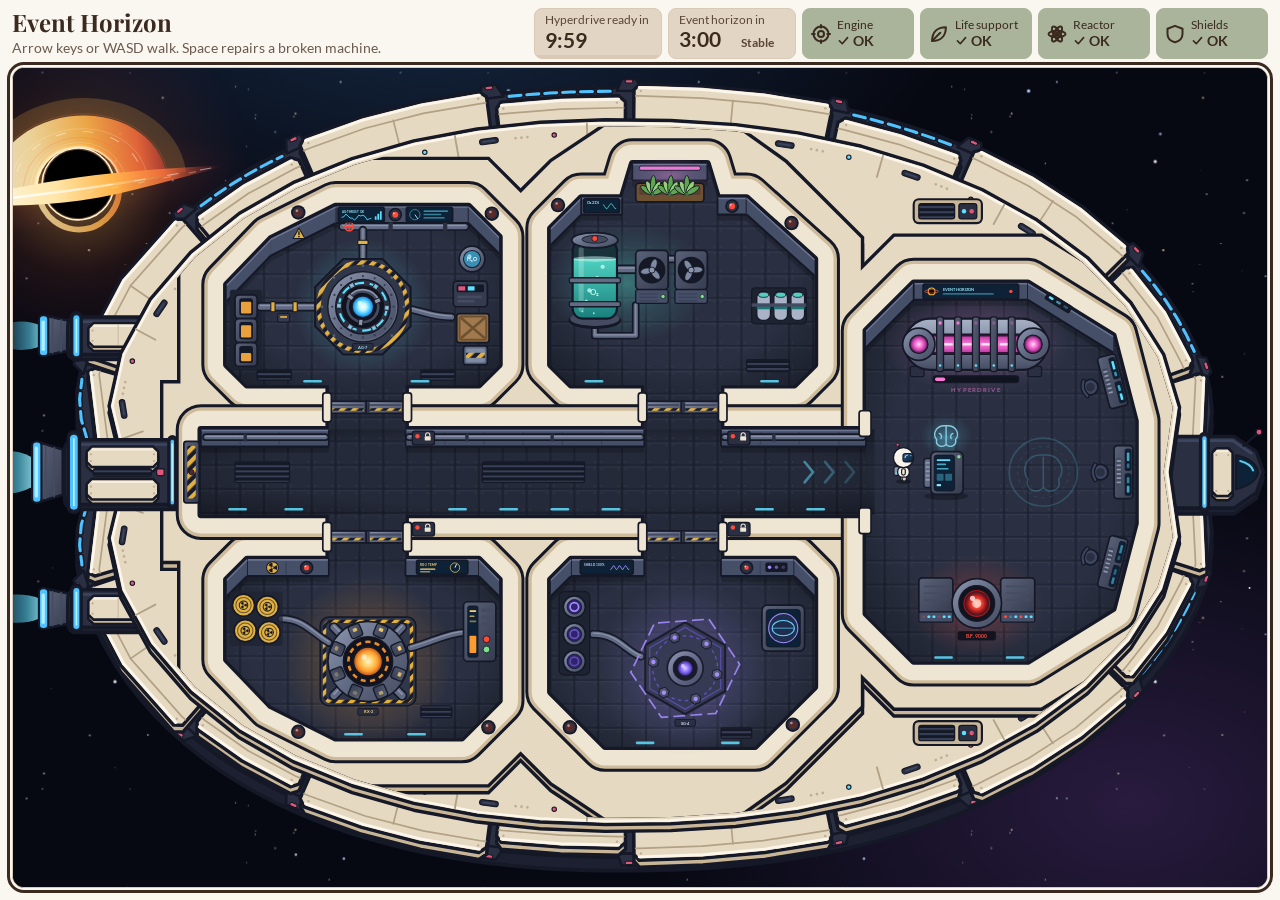
<file: review/event-horizon/index.html>
<!DOCTYPE html>
<html lang="en">
<head>
<meta charset="utf-8">
<meta name="viewport" content="width=device-width, initial-scale=1">
<title>Event Horizon</title>
<link rel="preconnect" href="https://fonts.googleapis.com">
<link rel="preconnect" href="https://fonts.gstatic.com" crossorigin>
<link href="https://fonts.googleapis.com/css2?family=Lato:wght@400;700&family=Playfair+Display:wght@600;700&display=swap" rel="stylesheet">
<link rel="stylesheet" href="../../shared/theme.css">
<link rel="stylesheet" href="style.css">
<script src="script.js" defer></script>
</head>
<body>
<main class="wide eh">
  <div class="eh-top">
    <header class="eh-head">
      <h1>Event Horizon</h1>
      <p class="hint">Arrow keys or WASD walk. Space repairs a broken machine.</p>
    </header>

    <!-- HUD: the clocks and the four systems (credits come in step 3) -->
    <div class="eh-hud" id="hud" aria-label="Ship status" role="group">
      <div class="eh-clock" id="hudHyper">
        <span>Hyperdrive ready in</span>
        <strong id="hudHyperT">10:00</strong>
        <i class="eh-bar" aria-hidden="true"><b id="hudHyperBar"></b></i>
      </div>
      <div class="eh-clock" id="hudHorizon" data-mode="stable">
        <span>Event horizon in</span>
        <strong id="hudHorizonT">3:00</strong>
        <em id="hudHorizonS">Stable</em>
      </div>
      <ul class="eh-systems" id="hudSys" aria-label="Systems"></ul>
    </div>
  </div>

  <div class="eh-stage" id="stage" tabindex="0" role="application" aria-label="Event Horizon. Arrow keys or W, A, S, D walk. Space repairs a broken machine when you stand next to it.">
    <svg id="ship" class="eh-svg" xmlns="http://www.w3.org/2000/svg" role="img" aria-label="Top-down view of a brain-shaped starship near a black hole. A corridor runs down the middle from the engines to the command center, with two locked system rooms on each side."></svg>
    <div class="eh-ui" id="ui" aria-hidden="true">
      <div class="eh-prompt" id="prompt" hidden><kbd>Space</kbd> Repair</div>
    </div>
    <p class="eh-focus" aria-hidden="true">Click the ship to use the keyboard</p>
    <!-- End card (placeholder until step 6) -->
    <div class="eh-end" id="end" hidden>
      <section class="card" role="dialog" aria-modal="true" aria-labelledby="endTitle" aria-describedby="endText">
        <h2 id="endTitle"></h2>
        <p id="endText"></p>
        <div class="stats" id="endStats"></div>
        <div class="row"><button class="btn" type="button" id="again">Play again</button></div>
      </section>
    </div>
  </div>

  <!-- Test tools: shown only with ?dev in the address -->
  <section class="card eh-dev" id="dev" aria-label="Test tools" hidden>
    <div class="row">
      <strong>Test tools</strong>
      <label><input type="checkbox" id="devGrid"> Walkable grid</label>
      <button class="btn ghost" type="button" id="devDoors" aria-pressed="false">Open all doors</button>
      <label>Go to <select id="devGo"></select></label>
      <span class="eh-devpos" id="devPos"></span>
    </div>
    <div class="row">
      <label>Break <select id="devBreak"></select></label>
      <button class="btn ghost" type="button" id="devRepair">Repair all</button>
      <button class="btn ghost" type="button" id="devNext">Next failure</button>
      <label>Hyperdrive <input type="number" id="devHyper" min="0" max="600" step="10" placeholder="s left"></label>
      <label>Horizon <input type="number" id="devHorizon" min="0" max="180" step="5" placeholder="s left"></label>
      <label><input type="checkbox" id="devInvincible"> Invincible</label>
      <label><input type="checkbox" id="devFreeze"> Freeze clocks</label>
      <span class="eh-devpos" id="devGame"></span>
    </div>
  </section>

  <div class="sr-only" id="live" aria-live="polite"></div>
</main>
</body>
</html>
</file>
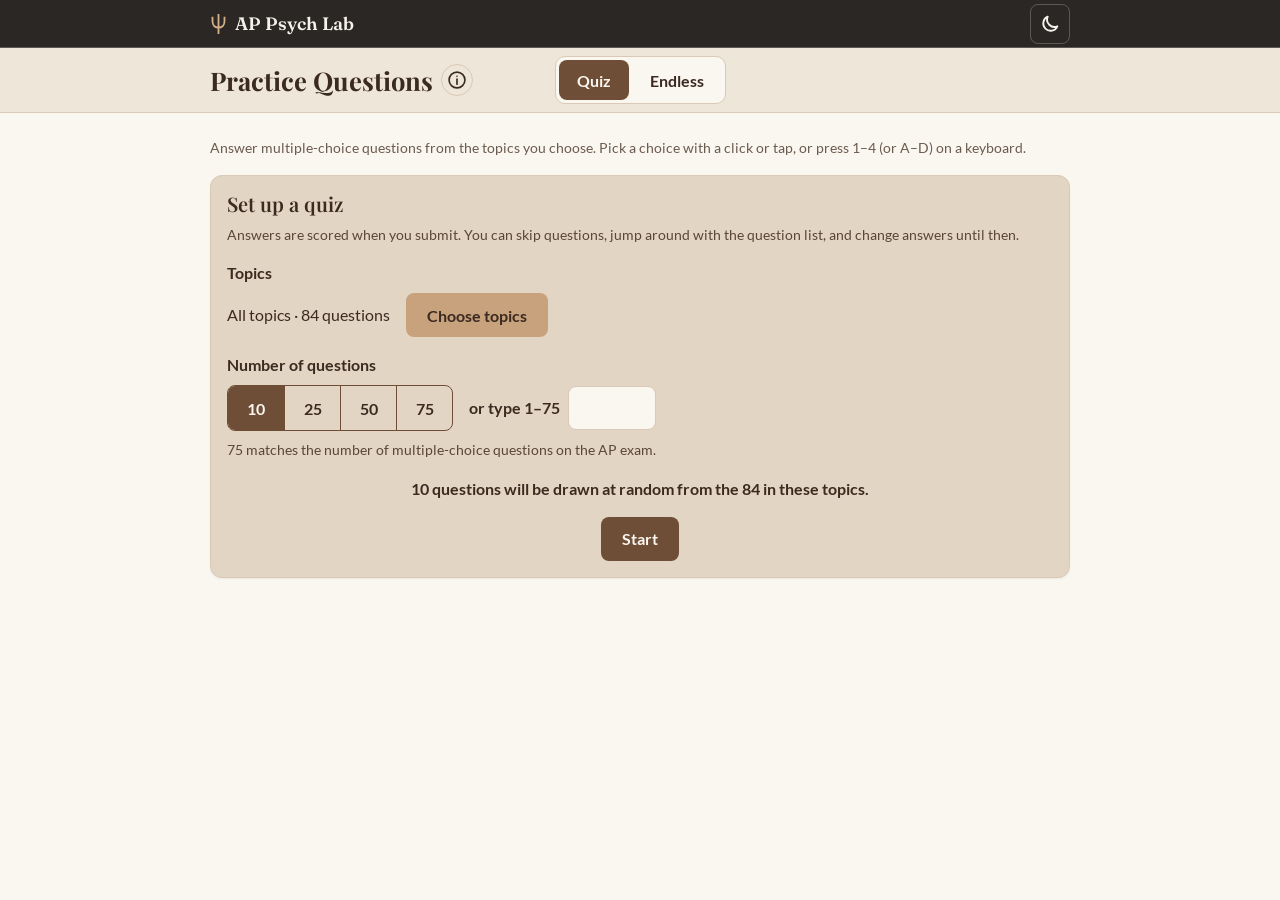
<file: review/practice-questions/index.html>
<!DOCTYPE html>
<html lang="en">
<head>
<meta charset="utf-8">
<meta name="viewport" content="width=device-width, initial-scale=1">
<title>Practice Questions · AP Psych Lab</title>
<script src="../../shared/theme-init.js"></script>
<link rel="icon" href="../../shared/favicon.svg" type="image/svg+xml">
<link rel="apple-touch-icon" href="../../shared/apple-touch-icon.png">
<link rel="stylesheet" href="../../shared/theme.css">
<link rel="stylesheet" href="../../shared/topic-picker.css">
<link rel="stylesheet" href="../../shared/question-extras.css">
<link rel="stylesheet" href="style.css">
<script src="../../shared/data/topics.js" defer></script>
<script src="../../shared/data/terms.js" defer></script>
<script src="../../shared/data/questions.js" defer></script>
<script src="../../shared/data/interactives.js" defer></script>
<script src="../../shared/ui.js" defer></script>
<script src="../../shared/topic-picker.js" defer></script>
<script src="../../shared/figures.js" defer></script>
<script src="../../shared/term-help.js" defer></script>
<script src="script.js" defer></script>
</head>
<body>
<nav class="sitebar" aria-label="Site"></nav>
<header class="topbar" data-interactive="practice-questions">
  <div class="topbar-inner">
    <div class="brand"><h1>Practice Questions</h1></div>
    <div class="modes" role="group" aria-label="Mode">
      <button class="mode" type="button" id="modeQuiz" data-mode="quiz" aria-pressed="true">Quiz</button>
      <button class="mode" type="button" id="modeEndless" data-mode="endless" aria-pressed="false">Endless</button>
    </div>
  </div>
</header>

<main>
  <p class="hint">Answer multiple-choice questions from the topics you choose. Pick a choice with a click or tap, or press 1–4 (or A–D) on a keyboard.</p>

  <!-- ---------- Setup ---------- -->
  <section class="card setup" id="setup" aria-labelledby="setupH">
    <div>
      <h2 id="setupH">Set up a quiz</h2>
      <p class="field-note" id="modeHint"></p>
    </div>

    <div class="field">
      <span class="field-label">Topics</span>
      <div class="topic-line">
        <span id="topicSummary">All topics</span>
        <button class="btn alt" id="topicsBtn" type="button" aria-haspopup="dialog">Choose topics</button>
      </div>
    </div>

    <div class="field" id="countField">
      <span class="field-label" id="countLabel">Number of questions</span>
      <div class="count-line">
        <div class="segmented count" id="countSeg" role="group" aria-labelledby="countLabel">
          <button type="button" data-count="10" aria-pressed="true">10</button>
          <button type="button" data-count="25" aria-pressed="false">25</button>
          <button type="button" data-count="50" aria-pressed="false">50</button>
          <button type="button" data-count="75" aria-pressed="false">75</button>
        </div>
        <label class="custom" for="countInput">or type 1–75
          <input type="number" id="countInput" min="1" max="75" step="1" inputmode="numeric" aria-describedby="setupNote">
        </label>
      </div>
      <p class="field-note" id="apNote">75 matches the number of multiple-choice questions on the AP exam.</p>
    </div>

    <p class="setup-note" id="setupNote" aria-live="polite"></p>
    <div class="row">
      <button class="btn" id="startBtn" type="button">Start</button>
    </div>
  </section>

  <!-- ---------- Questions (play and review) ---------- -->
  <section id="play" aria-label="Practice questions" hidden>
    <div class="stats" id="playStats" aria-label="Progress"></div>
    <div class="row toolbar">
      <button class="btn ghost" id="listBtn" type="button" aria-haspopup="dialog">Question list</button>
      <button class="btn alt" id="submitBtn" type="button">Submit quiz</button>
      <button class="btn ghost" id="finishBtn" type="button">Finish</button>
      <button class="btn alt" id="backBtn" type="button">Back to results</button>
    </div>

    <!-- Question, then nav; "Terms used in this question" sits to the right once answers are shown -->
    <div class="q-cols">
      <article class="card qcard" aria-labelledby="qNum">
        <div class="qmeta">
          <h2 id="qNum" tabindex="-1">Question 1</h2>
          <span id="qStatus"></span>
        </div>
        <p class="stem" id="stem"></p>
        <div class="q-figure" id="qFigure" hidden></div>
        <ol class="choices" id="choices" aria-label="Answer choices"></ol>
        <p class="hint-box" id="hintBox" hidden></p>
        <div class="explain" id="explain" hidden></div>
      </article>

      <aside class="card term-help" id="termHelp" aria-label="Terms used in this question" hidden></aside>

      <div class="q-nav">
        <div class="row nav">
          <button class="btn ghost" id="prevBtn" type="button">Previous</button>
          <button class="btn ghost" id="hintBtn" type="button" aria-expanded="false" aria-controls="hintBox">Show hint</button>
          <button class="btn" id="nextBtn" type="button">Next</button>
        </div>
        <p class="hint center" id="playHint"></p>
      </div>
    </div>
  </section>

  <!-- ---------- Results ---------- -->
  <section id="results" aria-labelledby="resH" hidden>
    <h2 id="resH" tabindex="-1">Results</h2>
    <div class="stats" id="resStats" aria-label="Session results"></div>
    <p class="hint center" id="resNote"></p>
    <div class="row">
      <button class="btn" id="reviewBtn" type="button">Review answers</button>
      <button class="btn alt" id="retryBtn" type="button">Retry missed</button>
      <button class="btn ghost" id="newBtn" type="button">New session</button>
    </div>
    <section class="card" aria-labelledby="listH2">
      <h3 id="listH2">Question by question</h3>
      <p class="hint">Time counts from when a question is shown until the answer is picked (or last changed), and pauses while the page is hidden. Select a question to review it.</p>
      <ol class="res-list" id="resList"></ol>
    </section>
  </section>
</main>

<!-- ---------- Modals (opened with APPSYCH_UI.openModal) ---------- -->
<dialog class="modal list-modal" id="listDialog" aria-labelledby="listDlgH">
  <div class="modal-head">
    <h2 id="listDlgH">Question list</h2>
    <button class="icon-btn" type="button" data-ui="close" aria-label="Close" title="Close"><svg viewBox="0 0 24 24" aria-hidden="true"><path d="M6 6l12 12"/><path d="M18 6 6 18"/></svg></button>
  </div>
  <div class="modal-body list-head">
    <p class="hint" id="listCount"></p>
    <ul class="qlegend" id="listLegend"></ul>
  </div>
  <div class="list-body">
    <ol class="qgrid" id="qgrid"></ol>
  </div>
</dialog>

<dialog class="modal" id="submitDialog" aria-labelledby="subH" aria-describedby="subText">
  <div class="modal-head">
    <h2 id="subH">Submit anyway?</h2>
    <button class="icon-btn" type="button" data-ui="close" aria-label="Close" title="Close"><svg viewBox="0 0 24 24" aria-hidden="true"><path d="M6 6l12 12"/><path d="M18 6 6 18"/></svg></button>
  </div>
  <div class="modal-body">
    <p id="subText"></p>
    <div class="row modal-actions">
      <button class="btn" id="submitAnywayBtn" type="button">Submit anyway</button>
      <button class="btn ghost" id="keepBtn" type="button" data-ui="close">Keep working</button>
    </div>
  </div>
</dialog>

<dialog class="modal" id="modeDialog" aria-labelledby="modeDlgH" aria-describedby="modeDlgText">
  <div class="modal-head">
    <h2 id="modeDlgH">Switch to Endless?</h2>
    <button class="icon-btn" type="button" data-ui="close" aria-label="Close" title="Close"><svg viewBox="0 0 24 24" aria-hidden="true"><path d="M6 6l12 12"/><path d="M18 6 6 18"/></svg></button>
  </div>
  <div class="modal-body">
    <p id="modeDlgText"></p>
    <div class="row modal-actions">
      <button class="btn" id="modeYesBtn" type="button">Switch to Endless</button>
      <button class="btn ghost" id="modeKeepBtn" type="button" data-ui="close">Keep working</button>
    </div>
  </div>
</dialog>
</body>
</html>
</file>
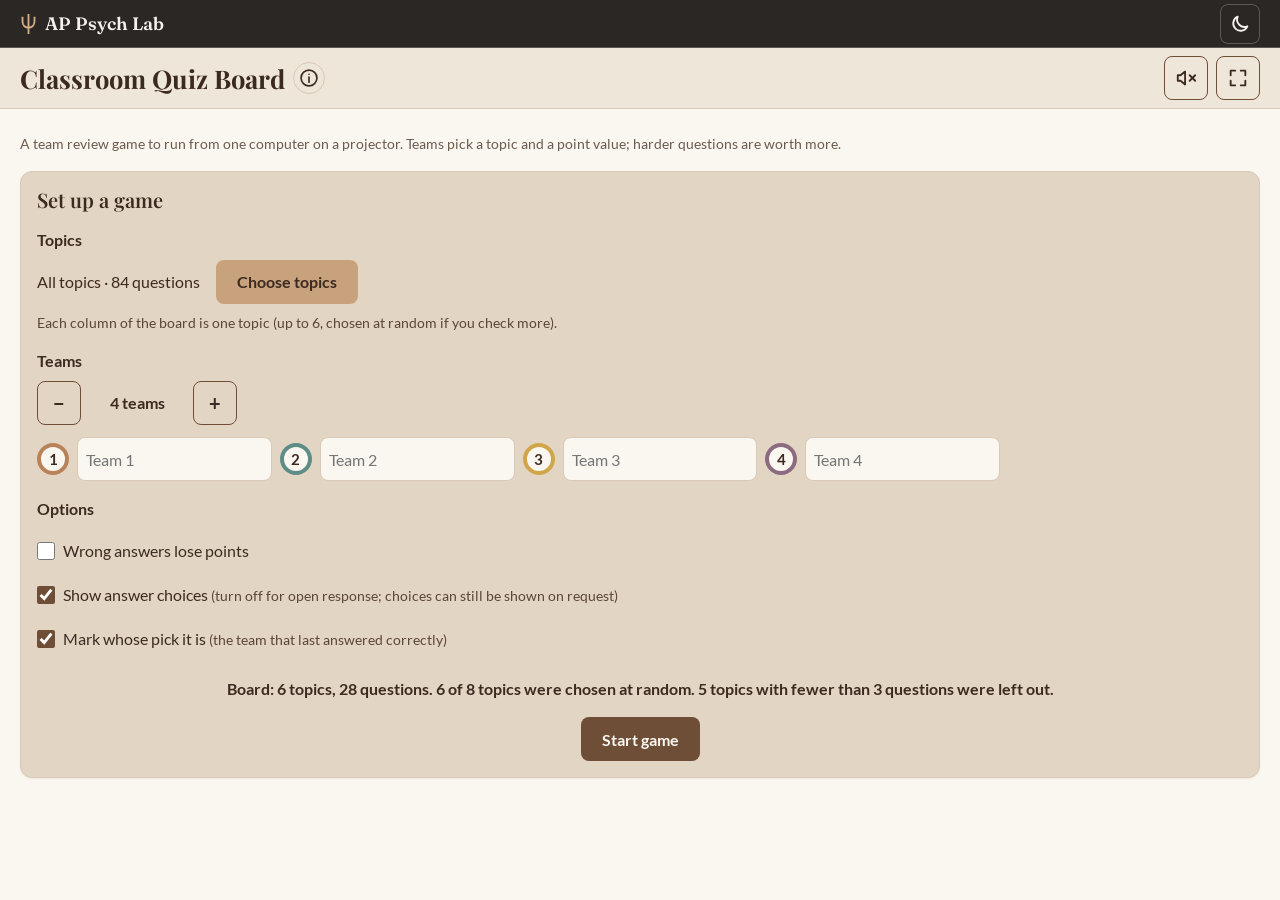
<file: review/quiz-board/index.html>
<!DOCTYPE html>
<html lang="en">
<head>
<meta charset="utf-8">
<meta name="viewport" content="width=device-width, initial-scale=1">
<title>Classroom Quiz Board · AP Psych Lab</title>
<script src="../../shared/theme-init.js"></script>
<link rel="icon" href="../../shared/favicon.svg" type="image/svg+xml">
<link rel="apple-touch-icon" href="../../shared/apple-touch-icon.png">
<link rel="stylesheet" href="../../shared/theme.css">
<link rel="stylesheet" href="../../shared/topic-picker.css">
<link rel="stylesheet" href="../../shared/question-extras.css">
<link rel="stylesheet" href="style.css">
<script src="../../shared/data/topics.js" defer></script>
<script src="../../shared/data/terms.js" defer></script>
<script src="../../shared/data/questions.js" defer></script>
<script src="../../shared/data/interactives.js" defer></script>
<script src="../../shared/ui.js" defer></script>
<script src="../../shared/topic-picker.js" defer></script>
<script src="../../shared/figures.js" defer></script>
<script src="../../shared/term-help.js" defer></script>
<script src="script.js" defer></script>
</head>
<body>
<nav class="sitebar wide" aria-label="Site"></nav>
<header class="topbar wide" data-interactive="quiz-board">
  <div class="topbar-inner">
    <div class="brand"><h1>Classroom Quiz Board</h1></div>
    <div class="tools">
      <button class="icon-btn" type="button" data-ui="sound"></button>
      <button class="icon-btn" type="button" data-ui="fullscreen"></button>
    </div>
  </div>
</header>

<main class="wide">
  <p class="hint" id="pageHint">A team review game to run from one computer on a projector. Teams pick a topic and a point value; harder questions are worth more.</p>

  <!-- ---------- Setup ---------- -->
  <section class="card setup" id="setup" aria-labelledby="setupH">
    <h2 id="setupH">Set up a game</h2>

    <div class="field">
      <span class="legend">Topics</span>
      <div class="topic-line">
        <span id="topicSummary">All topics</span>
        <button class="btn alt" id="topicsBtn" type="button" aria-haspopup="dialog">Choose topics</button>
      </div>
      <p class="field-note">Each column of the board is one topic (up to 6, chosen at random if you check more).</p>
    </div>

    <fieldset class="field">
      <legend>Teams</legend>
      <div class="count-line">
        <button class="btn ghost step" id="lessBtn" type="button" aria-label="One fewer team">−</button>
        <output id="teamCount" aria-live="polite">4 teams</output>
        <button class="btn ghost step" id="moreBtn" type="button" aria-label="One more team">+</button>
      </div>
      <ol class="names" id="names"></ol>
    </fieldset>

    <fieldset class="field">
      <legend>Options</legend>
      <label class="opt"><input type="checkbox" id="optPenalty"><span>Wrong answers lose points</span></label>
      <label class="opt"><input type="checkbox" id="optChoices" checked><span>Show answer choices <small>(turn off for open response; choices can still be shown on request)</small></span></label>
      <label class="opt"><input type="checkbox" id="optPick" checked><span>Mark whose pick it is <small>(the team that last answered correctly)</small></span></label>
    </fieldset>

    <p class="setup-note" id="setupNote" aria-live="polite"></p>
    <div class="row">
      <button class="btn" id="startBtn" type="button">Start game</button>
    </div>
  </section>

  <!-- ---------- Game ---------- -->
  <section id="game" aria-label="Quiz board" hidden>
    <ul class="scores" id="scores" aria-label="Scoreboard"></ul>

    <div class="board-wrap">
      <div class="board" id="board" role="grid" aria-label="Question board"></div>
    </div>
    <p class="hint center">Arrow keys move between tiles and Enter opens one. In a question: H shows the hint, R reveals the answer, 1–9 award a team, N is no one, and Esc closes.</p>

    <div class="row">
      <button class="btn ghost" id="reshuffleBtn" type="button">Reshuffle board</button>
      <button class="btn ghost" id="undoBtn" type="button" disabled>Undo last score</button>
      <button class="btn alt" id="endBtn" type="button">End game</button>
    </div>
  </section>

  <!-- ---------- Final standings ---------- -->
  <section id="final" aria-labelledby="finalH" hidden>
    <h2 id="finalH" tabindex="-1">Final standings</h2>
    <p class="winner" id="winner"></p>
    <ol class="standings" id="standings"></ol>
    <div class="row">
      <button class="btn" id="againBtn" type="button">Play again</button>
      <button class="btn ghost" id="backBtn" type="button">Back to board</button>
      <button class="btn ghost" id="newBtn" type="button">New setup</button>
    </div>
    <p class="hint center">Play again keeps the same teams and deals a new board.</p>
  </section>

  <!-- ---------- Question view ---------- -->
  <dialog class="qb-dialog" id="qDialog" aria-labelledby="qHead">
    <div class="qb-head">
      <h2 id="qHead" tabindex="-1"><span id="qCat"></span> <span class="pts" id="qPts"></span></h2>
    </div>
    <div class="qb-body">
      <div class="q-main">
        <p class="stem" id="stem"></p>
        <div class="q-figure" id="qFigure" hidden></div>
        <ol class="choices" id="choices" aria-label="Answer choices"></ol>
        <p class="hint-box" id="hintBox" hidden></p>
        <p class="explain" id="explain" hidden></p>
      </div>
      <aside class="card term-help" id="termHelp" aria-label="Terms used in this question" hidden></aside>
    </div>
    <div class="qb-foot">
      <div class="row" id="askRow">
        <button class="btn ghost" id="closeBtn" type="button">Back to board</button>
        <button class="btn ghost" id="hintBtn" type="button" aria-expanded="false" aria-controls="hintBox">Show hint</button>
        <button class="btn ghost" id="choicesBtn" type="button">Show choices</button>
        <button class="btn" id="revealBtn" type="button">Reveal answer</button>
      </div>
      <div id="awardBox" hidden>
        <div class="award-group" id="wrongGroup" role="group" aria-labelledby="wrongLabel">
          <p class="award-label" id="wrongLabel"></p>
          <div class="row" id="wrongRow"></div>
        </div>
        <div class="award-group" role="group" aria-labelledby="rightLabel">
          <p class="award-label" id="rightLabel"></p>
          <div class="row" id="rightRow"></div>
        </div>
        <div class="row">
          <button class="btn ghost" id="noneBtn" type="button">No one</button>
        </div>
      </div>
    </div>
  </dialog>
</main>
</body>
</html>
</file>
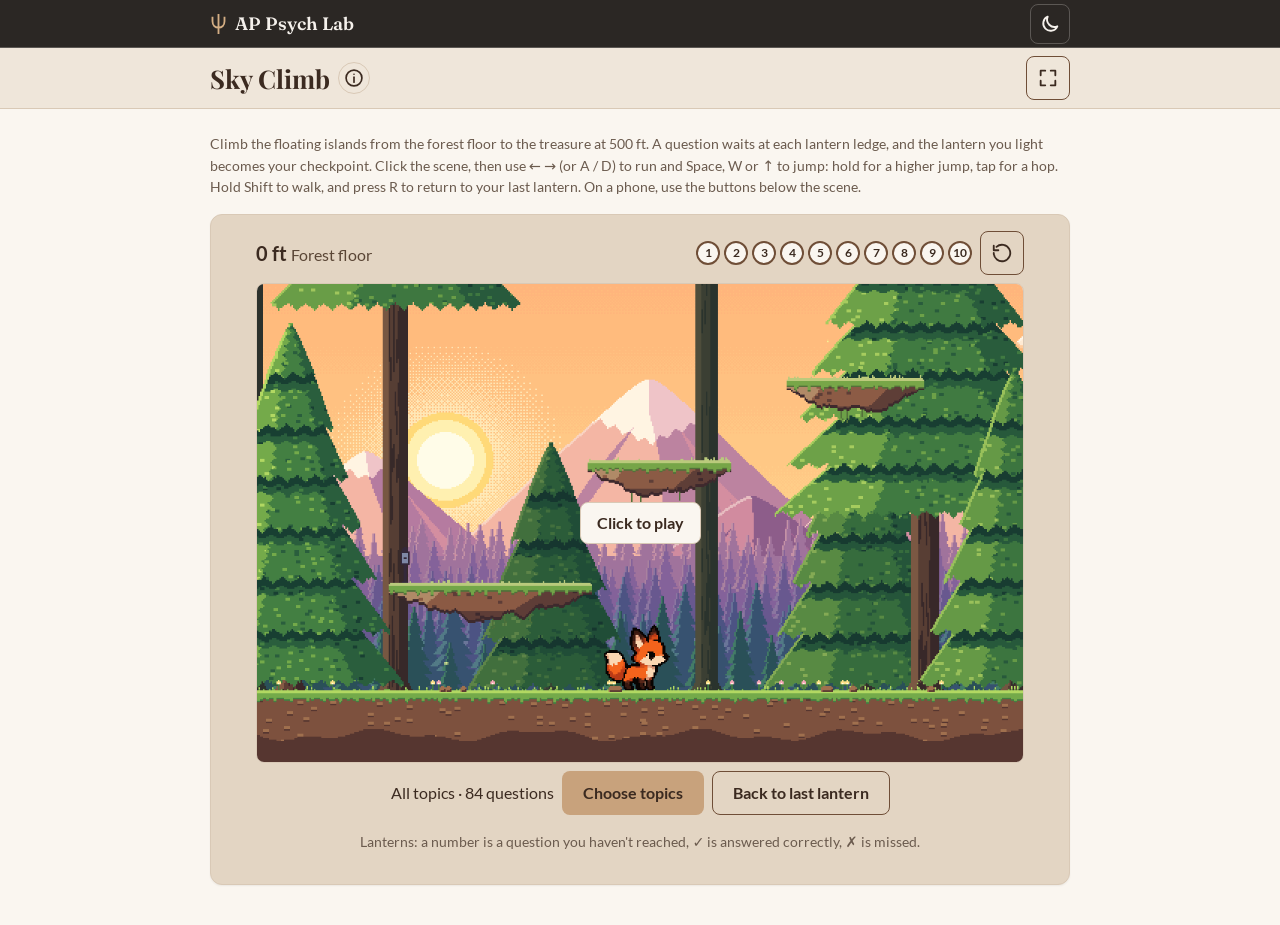
<file: review/sky-climb/index.html>
<!DOCTYPE html>
<html lang="en">
<head>
<meta charset="utf-8">
<meta name="viewport" content="width=device-width, initial-scale=1">
<title>Sky Climb · AP Psych Lab</title>
<script src="../../shared/theme-init.js"></script>
<link rel="icon" href="../../shared/favicon.svg" type="image/svg+xml">
<link rel="apple-touch-icon" href="../../shared/apple-touch-icon.png">
<link rel="stylesheet" href="../../shared/theme.css">
<link rel="stylesheet" href="../../shared/topic-picker.css">
<link rel="stylesheet" href="../../shared/question-extras.css">
<link rel="stylesheet" href="style.css">
<script src="../../shared/data/topics.js" defer></script>
<script src="../../shared/data/terms.js" defer></script>
<script src="../../shared/data/questions.js" defer></script>
<script src="../../shared/data/interactives.js" defer></script>
<script src="../../shared/ui.js" defer></script>
<script src="../../shared/topic-picker.js" defer></script>
<script src="../../shared/figures.js" defer></script>
<script src="../../shared/term-help.js" defer></script>
<script src="script.js" defer></script>
</head>
<body>
<nav class="sitebar" aria-label="Site"></nav>
<header class="topbar" data-interactive="sky-climb">
  <div class="topbar-inner">
    <div class="brand"><h1>Sky Climb</h1></div>
    <div class="tools">
      <button class="icon-btn" type="button" data-ui="fullscreen" data-target="game"></button>
    </div>
  </div>
</header>

<main>
  <p class="hint">Climb the floating islands from the forest floor to the treasure at 500 ft. A question waits at each lantern ledge, and the lantern you light becomes your checkpoint. Click the scene, then use ← → (or A / D) to run and Space, W or ↑ to jump: hold for a higher jump, tap for a hop. Hold Shift to walk, and press R to return to your last lantern. On a phone, use the buttons below the scene.</p>

  <section class="card game" id="game" aria-label="Game">
    <div class="hud">
      <div class="hud-alt"><strong id="alt">0 ft</strong><span id="zone">Forest floor</span></div>
      <div class="hud-right">
        <ol class="pips" id="pips" aria-label="Questions: none answered yet"></ol>
        <button class="icon-btn" type="button" id="restartBtn" aria-label="Start a new climb" title="Start a new climb" disabled><svg viewBox="0 0 24 24" aria-hidden="true"><path d="M3 12a9 9 0 1 0 3-6.7"/><path d="M3 4v5h5"/></svg></button>
      </div>
    </div>
    <div id="view" tabindex="0" role="application" aria-label="Sky Climb game. Left and right arrows run, space jumps, shift walks, R returns to the last lantern.">
      <canvas id="cv" width="512" height="320"></canvas>
      <div class="gate" id="gate"><span id="gateText">Loading art…</span></div>
    </div>
    <div class="touch" aria-label="Touch controls">
      <div class="lr">
        <button type="button" id="tl" aria-label="Move left">◀</button>
        <button type="button" id="tr" aria-label="Move right">▶</button>
      </div>
      <button type="button" id="tj" aria-label="Jump">▲</button>
    </div>
    <div class="row controls">
      <span id="topicSummary">All topics</span>
      <button class="btn alt" id="topicsBtn" type="button" aria-haspopup="dialog">Choose topics</button>
      <button class="btn ghost" id="warpBtn" type="button">Back to last lantern</button>
      <button class="btn ghost" id="resultsBtn" type="button" hidden>Results</button>
    </div>
    <p class="hint" id="note"></p>
    <p class="hint center">Lanterns: a number is a question you haven't reached, ✓ is answered correctly, ✗ is missed.</p>
  </section>

  <!-- Test tools: shown only with ?dev in the address -->
  <section class="card dev" id="dev" aria-label="Test tools" hidden>
    <div class="row" id="devJumps" aria-label="Jump to an altitude"></div>
    <div class="row">
      <label><input type="checkbox" id="devNoQ">Questions off</label>
      <label><input type="checkbox" id="devBox">Collision box and physics</label>
      <label><input type="checkbox" id="devRim" checked>Moonlit rim</label>
    </div>
    <p id="devOut"></p>
  </section>

  <!-- ---------- Question ---------- -->
  <dialog class="sc-dialog" id="qDialog" aria-labelledby="qTitle">
    <div class="sc-dlg-head">
      <h2 id="qTitle" tabindex="-1">Question 1 of 10</h2>
      <span id="qWhere"></span>
    </div>
    <div class="sc-dlg-body q-body">
      <div class="q-main">
        <p class="stem" id="stem"></p>
        <div class="q-figure" id="qFigure" hidden></div>
        <ol class="choices" id="choices" aria-label="Answer choices"></ol>
        <p class="hint-box" id="hintBox" hidden></p>
        <div class="explain" id="explain" hidden></div>
      </div>
      <aside class="card term-help" id="termHelp" aria-label="Terms used in this question" hidden></aside>
    </div>
    <div class="sc-dlg-foot">
      <div class="row">
        <button class="btn ghost" id="hintBtn" type="button" aria-expanded="false" aria-controls="hintBox">Show hint</button>
        <button class="btn" id="contBtn" type="button" disabled>Keep climbing</button>
      </div>
      <p class="hint" id="qTip"></p>
    </div>
  </dialog>

  <!-- ---------- Summit results ---------- -->
  <dialog class="sc-dialog" id="winDialog" aria-labelledby="winH">
    <div class="sc-dlg-head">
      <h2 id="winH" tabindex="-1">You reached the summit!</h2>
    </div>
    <div class="sc-dlg-body">
      <p id="winText"></p>
      <div class="stats" id="winStats" aria-label="Climb results"></div>
      <ol class="res-list" id="winList" aria-label="Your answers"></ol>
    </div>
    <div class="sc-dlg-foot">
      <div class="row">
        <button class="btn ghost" id="stayBtn" type="button">Stay at the summit</button>
        <button class="btn" id="againBtn" type="button">Climb again</button>
      </div>
    </div>
  </dialog>

</main>

<!-- ---------- Start over? (shared modal) ---------- -->
<dialog class="modal" id="restartModal" aria-labelledby="restartTitle" aria-describedby="restartText">
  <div class="modal-head">
    <h2 id="restartTitle">Start a new climb?</h2>
    <button class="icon-btn" type="button" data-ui="close" aria-label="Close" title="Close"><svg viewBox="0 0 24 24" aria-hidden="true"><path d="M6 6l12 12"/><path d="M18 6 6 18"/></svg></button>
  </div>
  <div class="modal-body">
    <p id="restartText">You'll start again on the forest floor with new islands. Your lanterns and answers on this climb won't be kept.</p>
    <div class="row modal-actions">
      <button class="btn" type="button" id="yesBtn">Start over</button>
      <button class="btn ghost" type="button" data-ui="close">Keep climbing</button>
    </div>
  </div>
</dialog>
</body>
</html>
</file>
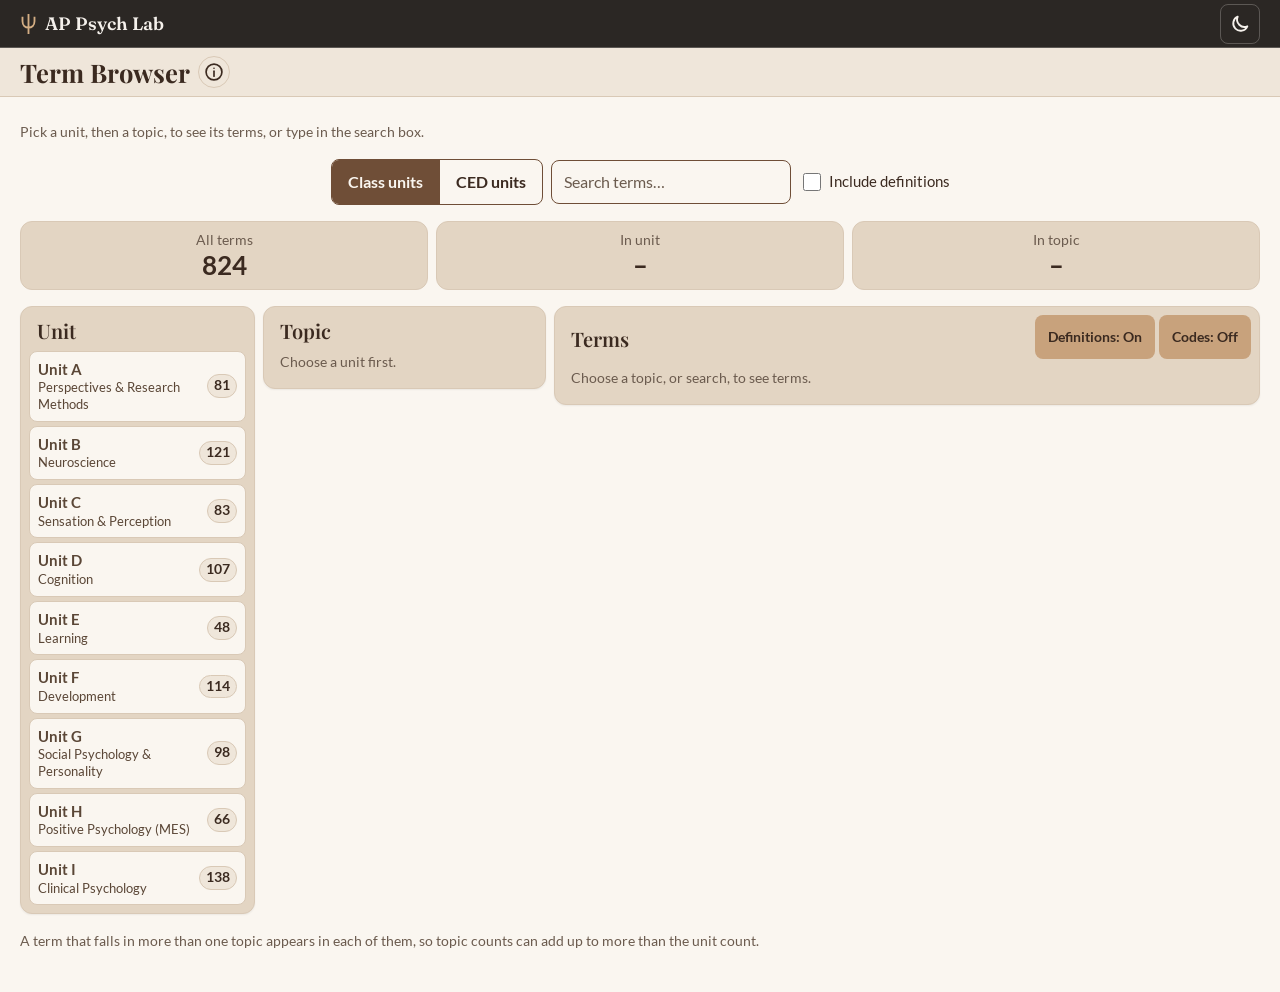
<file: review/term-browser/index.html>
<!DOCTYPE html>
<html lang="en">
<head>
<meta charset="utf-8">
<meta name="viewport" content="width=device-width, initial-scale=1">
<title>Term Browser · AP Psych Lab</title>
<script src="../../shared/theme-init.js"></script>
<link rel="icon" href="../../shared/favicon.svg" type="image/svg+xml">
<link rel="apple-touch-icon" href="../../shared/apple-touch-icon.png">
<link rel="stylesheet" href="../../shared/theme.css">
<link rel="stylesheet" href="style.css">
<script src="../../shared/data/topics.js" defer></script>
<script src="../../shared/data/terms.js" defer></script>
<script src="../../shared/data/interactives.js" defer></script>
<script src="../../shared/ui.js" defer></script>
<script src="script.js" defer></script>
</head>
<body>
<nav class="sitebar wide" aria-label="Site"></nav>
<header class="topbar wide" data-interactive="term-browser">
  <div class="topbar-inner">
    <div class="brand"><h1>Term Browser</h1></div>
  </div>
</header>

<main class="wide">
  <p class="hint">Pick a unit, then a topic, to see its terms, or type in the search box.</p>

  <div class="row controls">
    <div class="segmented view-switch" id="viewSwitch" role="group" aria-label="Units to browse by" hidden>
      <button type="button" id="viewMine" aria-pressed="true">Class units</button>
      <button type="button" id="viewCed" aria-pressed="false">CED units</button>
    </div>
    <div class="search" role="search">
      <label class="sr-only" for="q">Search terms</label>
      <input type="search" id="q" placeholder="Search terms…" autocomplete="off" spellcheck="false">
      <label class="opt"><input type="checkbox" id="qDefs"><span>Include definitions</span></label>
      <label class="opt" id="examOpt" hidden><input type="checkbox" id="examOnly"><span>Unit Exam Terms Only</span></label>
    </div>
  </div>

  <div class="stats" aria-label="Term counts">
    <div class="stat"><span id="totalL">All terms</span><strong id="totalV">0</strong></div>
    <div class="stat"><span>In unit</span><strong id="unitV">–</strong></div>
    <div class="stat"><span>In topic</span><strong id="topicV">–</strong></div>
  </div>

  <div class="browser">
    <section class="card col" id="unitCol" aria-labelledby="unitH">
      <h2 id="unitH">Unit</h2>
      <ul class="pick" id="unitList"></ul>
    </section>

    <section class="card col" id="topicCol" aria-labelledby="topicH">
      <h2 id="topicH">Topic</h2>
      <p class="empty" id="topicEmpty">Choose a unit first.</p>
      <ul class="pick" id="topicList"></ul>
    </section>

    <section class="card col" id="termCol" aria-labelledby="termH">
      <div class="term-head">
        <h2 id="termH">Terms</h2>
        <div class="toggles">
          <button class="btn alt tog" type="button" id="defBtn" aria-pressed="true">Definitions: On</button>
          <button class="btn alt tog" type="button" id="codeBtn" aria-pressed="false" hidden>Codes: Off</button>
        </div>
      </div>
      <p class="empty" id="termEmpty">Choose a topic, or search, to see terms.</p>
      <p class="empty match" id="matchInfo" hidden></p>
      <ul class="terms" id="termList"></ul>
    </section>
  </div>

  <p class="hint">A term that falls in more than one topic appears in each of them, so topic counts can add up to more than the unit count.</p>
</main>
</body>
</html>
</file>
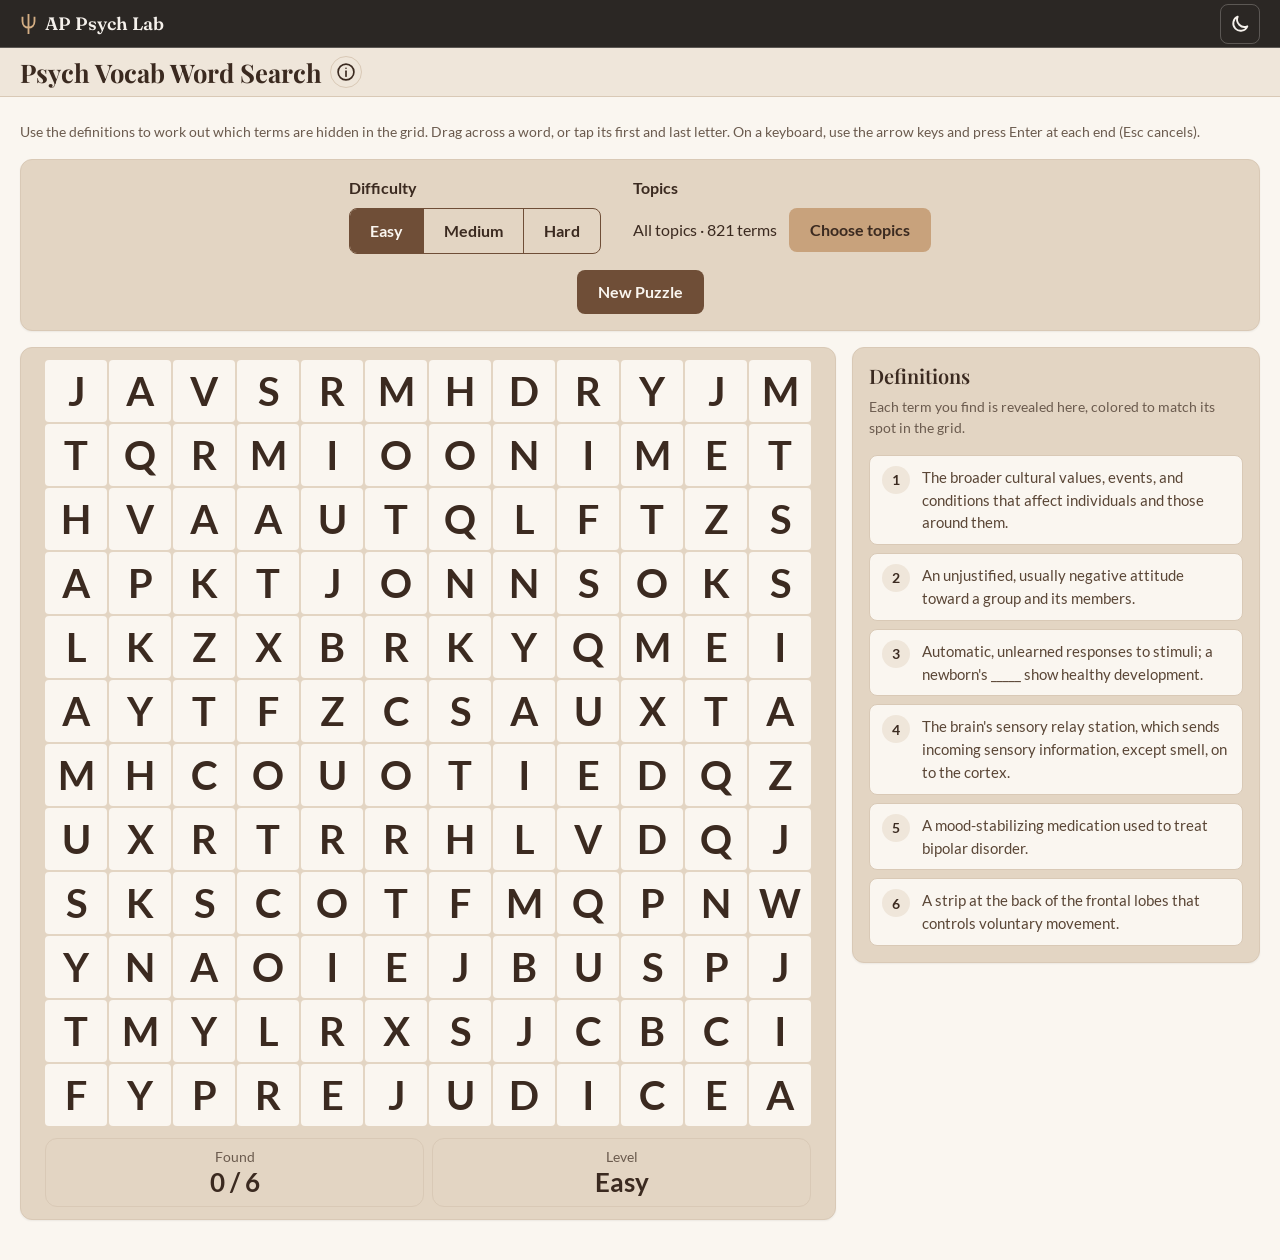
<file: review/word-search/index.html>
<!DOCTYPE html>
<html lang="en">
<head>
<meta charset="utf-8">
<meta name="viewport" content="width=device-width, initial-scale=1">
<title>Psych Vocab Word Search · AP Psych Lab</title>
<script src="../../shared/theme-init.js"></script>
<link rel="icon" href="../../shared/favicon.svg" type="image/svg+xml">
<link rel="apple-touch-icon" href="../../shared/apple-touch-icon.png">
<link rel="stylesheet" href="../../shared/theme.css">
<link rel="stylesheet" href="../../shared/topic-picker.css">
<link rel="stylesheet" href="style.css">
<script src="../../shared/data/topics.js" defer></script>
<script src="../../shared/data/terms.js" defer></script>
<script src="../../shared/data/interactives.js" defer></script>
<script src="../../shared/ui.js" defer></script>
<script src="../../shared/topic-picker.js" defer></script>
<script src="script.js" defer></script>
</head>
<body>
<nav class="sitebar wide" aria-label="Site"></nav>
<header class="topbar wide" data-interactive="word-search">
  <div class="topbar-inner">
    <div class="brand"><h1>Psych Vocab Word Search</h1></div>
  </div>
</header>

<main class="wide">
  <p class="hint">Use the definitions to work out which terms are hidden in the grid. Drag across a word, or tap its first and last letter. On a keyboard, use the arrow keys and press Enter at each end (Esc cancels).</p>

  <section class="card settings" aria-label="Puzzle settings">
    <div class="setting-row">
      <div class="diff-setting">
        <span class="legend" id="diffLabel">Difficulty</span>
        <div class="segmented diff" id="diff" role="group" aria-labelledby="diffLabel">
          <button type="button" data-diff="easy" aria-pressed="true">Easy</button>
          <button type="button" data-diff="medium" aria-pressed="false">Medium</button>
          <button type="button" data-diff="hard" aria-pressed="false">Hard</button>
        </div>
      </div>
      <div class="topic-setting">
        <span class="legend">Topics</span>
        <div class="topic-line">
          <span id="topicSummary">All topics</span>
          <button class="btn alt" id="topicsBtn" type="button" aria-haspopup="dialog">Choose topics</button>
        </div>
      </div>
    </div>
    <div class="row">
      <button class="btn" id="newBtn" type="button">New Puzzle</button>
    </div>
    <div class="row" id="debugRow" hidden>
      <button class="btn ghost" id="debug3Btn" type="button">Debug: 3-word overlap</button>
      <button class="btn ghost" id="debug4Btn" type="button">Debug: 4-word overlap</button>
    </div>
    <p class="note" id="note" aria-live="polite"></p>
  </section>

  <div class="split">
    <section class="card board" id="board" aria-label="Word search">
      <div class="board-fit" id="boardFit">
        <div class="grid" id="grid" role="grid" tabindex="0" aria-label="Letter grid. Use arrow keys to move, Enter or Space to mark the first and last letter, Escape to cancel."></div>
        <div class="stats" id="stats" aria-label="Progress">
          <div class="stat"><span>Found</span><strong id="foundV">0 / 0</strong></div>
          <div class="stat"><span>Level</span><strong id="levelV">Easy</strong></div>
        </div>
        <div class="done" id="done" hidden>
          <h2>Puzzle complete!</h2>
          <p id="doneText"></p>
          <div class="row">
            <button class="btn ghost" id="againBtn" type="button">Play another</button>
          </div>
        </div>
      </div>
    </section>

    <aside class="card" aria-labelledby="cluesHead">
      <h2 id="cluesHead">Definitions</h2>
      <p class="hint">Each term you find is revealed here, colored to match its spot in the grid.</p>
      <ol class="clues" id="clues"></ol>
    </aside>
  </div>

</main>
</body>
</html>
</file>
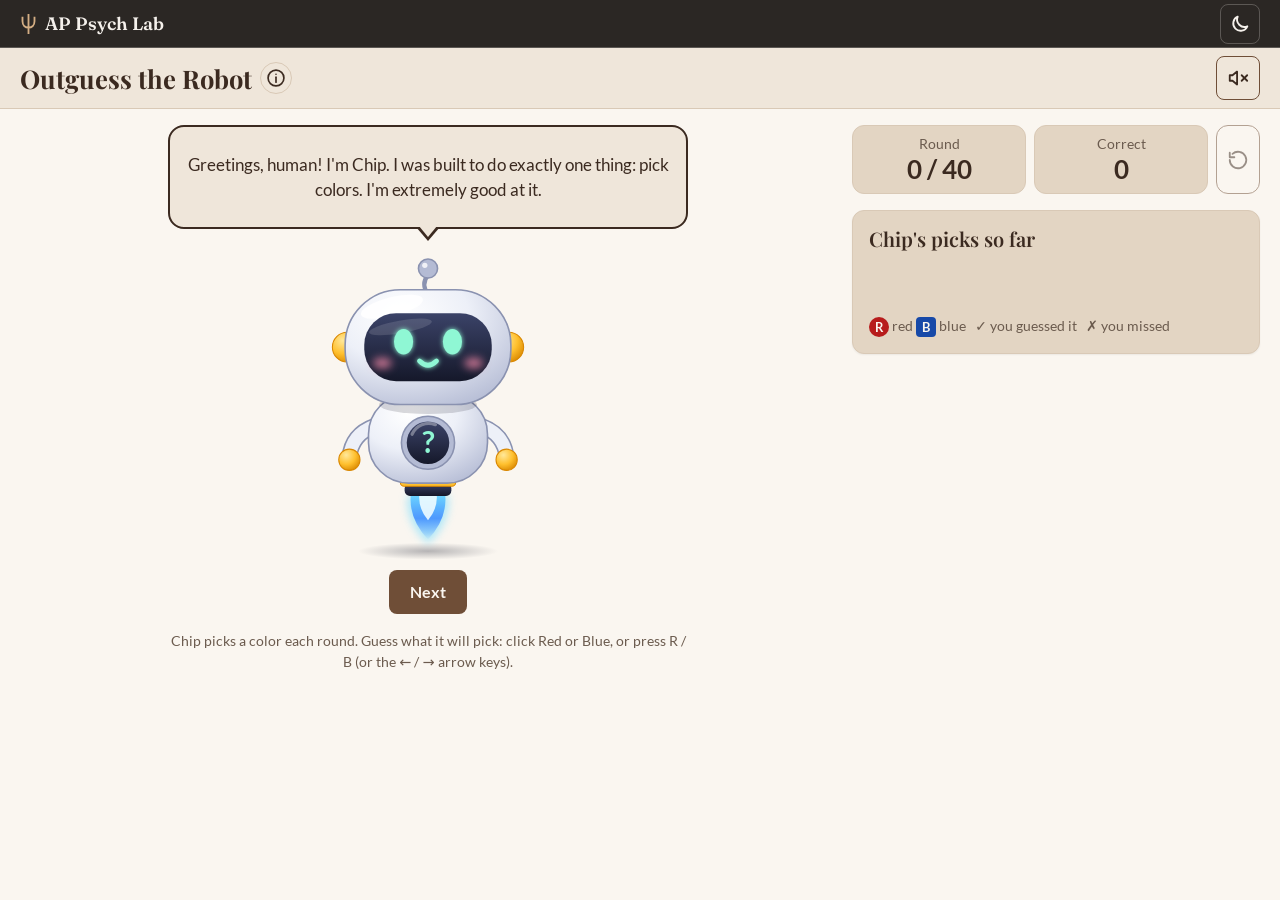
<file: unit-2/gamblers-fallacy/index.html>
<!DOCTYPE html>
<html lang="en">
<head>
<meta charset="utf-8">
<meta name="viewport" content="width=device-width, initial-scale=1">
<title>Outguess the Robot · AP Psych Lab</title>
<script src="../../shared/theme-init.js"></script>
<link rel="icon" href="../../shared/favicon.svg" type="image/svg+xml">
<link rel="apple-touch-icon" href="../../shared/apple-touch-icon.png">
<link rel="stylesheet" href="../../shared/theme.css">
<link rel="stylesheet" href="style.css">
<script src="../../shared/data/topics.js" defer></script>
<script src="../../shared/data/interactives.js" defer></script>
<script src="../../shared/ui.js" defer></script>
<script src="script.js" defer></script>
</head>
<body>
<nav class="sitebar wide" aria-label="Site"></nav>
<header class="topbar wide" data-interactive="outguess-the-robot">
  <div class="topbar-inner">
    <div class="brand"><h1>Outguess the Robot</h1></div>
    <div class="tools">
      <button class="icon-btn" type="button" data-ui="sound"></button>
    </div>
  </div>
</header>

<main class="wide">

  <div class="split">
  <div class="play">

    <div class="bubble" id="bubble" role="status" aria-live="polite">
      <p id="say"></p>
    </div>

    <svg id="bot" viewBox="0 0 320 300" data-mood="idle" data-pick="" role="img" aria-label="Chip, a small round robot hovering on a blue jet flame">
      <defs>
        <radialGradient id="gShell" cx="34%" cy="22%" r="90%">
          <stop offset="0" class="s-shell-hi"/><stop offset=".45" class="s-shell"/><stop offset="1" class="s-shell-lo"/>
        </radialGradient>
        <linearGradient id="gVisor" x1="0" y1="0" x2="0" y2="1">
          <stop offset="0" class="s-visor-hi"/><stop offset="1" class="s-visor"/>
        </linearGradient>
        <radialGradient id="gAccent" cx="35%" cy="28%" r="80%">
          <stop offset="0" class="s-accent-hi"/><stop offset=".55" class="s-accent"/><stop offset="1" class="s-accent-lo"/>
        </radialGradient>
        <linearGradient id="gFlame" x1="0" y1="0" x2="0" y2="1">
          <stop offset="0" class="s-flame"/><stop offset=".55" class="s-flame-lo"/><stop offset="1" class="s-flame-out"/>
        </linearGradient>
        <radialGradient id="gShadow">
          <stop offset="0" class="s-shadow"/><stop offset="1" class="s-shadow-out"/>
        </radialGradient>
        <filter id="fGlow" x="-60%" y="-60%" width="220%" height="220%">
          <feGaussianBlur stdDeviation="2.5" result="b"/>
          <feMerge><feMergeNode in="b"/><feMergeNode in="SourceGraphic"/></feMerge>
        </filter>
        <filter id="fSoft" x="-80%" y="-80%" width="260%" height="260%"><feGaussianBlur stdDeviation="4"/></filter>
      </defs>

      <g id="roll">
        <ellipse class="shadow" cx="160" cy="290" rx="66" ry="8"/>

        <g class="bob">
          <!-- jet flame -->
          <g class="flame">
            <path class="flame-glow" d="M141 237Q138 262 160 283Q182 262 179 237Z"/>
            <path class="flame-out" d="M144 235Q141 259 160 279Q179 259 176 235Z"/>
            <path class="flame-in" d="M152 235Q150 249 160 261Q170 249 168 235Z"/>
          </g>
          <rect class="nozzle" x="138" y="226" width="44" height="12" rx="5"/>
          <rect class="ring" x="134" y="222" width="52" height="7" rx="3.5"/>

          <g class="arm">
            <path class="limb-edge" d="M110 172q-22 8 -24 30"/>
            <path class="limb" d="M110 172q-22 8 -24 30"/>
            <circle class="hand" cx="86" cy="204" r="10"/>
          </g>
          <g class="arm arm-r">
            <path class="limb-edge" d="M210 172q22 8 24 30"/>
            <path class="limb" d="M210 172q22 8 24 30"/>
            <circle class="hand" cx="234" cy="204" r="10"/>
          </g>

          <!-- body, with the round belly screen that shows each pick -->
          <rect class="shell" x="104" y="142" width="112" height="84" rx="38"/>
          <ellipse class="shade" cx="160" cy="152" rx="46" ry="9"/>
          <circle class="port-rim" cx="160" cy="188" r="25"/>
          <circle class="port" cx="160" cy="188" r="20"/>
          <text class="chest-q" x="160" y="198" text-anchor="middle">?</text>
          <circle class="chest-red" cx="160" cy="188" r="13"/>
          <rect class="chest-blue" x="148" y="176" width="24" height="24" rx="5"/>
          <path class="gloss" d="M145 180a17 17 0 0 1 22 -9"/>

          <g class="head">
            <path class="antenna" d="M160 48q-7 -9 0 -18"/>
            <circle class="halo" cx="160" cy="24" r="16"/>
            <circle class="bulb" cx="160" cy="24" r="9"/>
            <circle class="glint" cx="157" cy="21" r="2.5"/>

            <circle class="ear" cx="84" cy="98" r="14"/>
            <circle class="ear" cx="236" cy="98" r="14"/>
            <rect class="shell" x="82" y="44" width="156" height="108" rx="52"/>
            <ellipse class="glint big" cx="126" cy="60" rx="30" ry="9" transform="rotate(-14 126 60)"/>

            <rect class="visor" x="100" y="66" width="120" height="64" rx="30"/>
            <ellipse class="visor-gloss" cx="134" cy="79" rx="30" ry="6" transform="rotate(-10 134 79)"/>
            <ellipse class="blush" cx="117" cy="113" rx="9" ry="5"/>
            <ellipse class="blush" cx="203" cy="113" rx="9" ry="5"/>

            <g class="face">
              <g class="eyes-open">
                <ellipse cx="137" cy="93" rx="9" ry="12"/>
                <ellipse cx="183" cy="93" rx="9" ry="12"/>
              </g>
              <path class="line eyes-happy" d="M127 98q10 -15 20 0M173 98q10 -15 20 0"/>
              <g class="eyes-think">
                <ellipse cx="141" cy="89" rx="7" ry="9"/>
                <ellipse cx="187" cy="89" rx="7" ry="9"/>
              </g>
              <path class="line eyes-flat" d="M128 94h18M174 94h18"/>
              <path class="line m-smile" d="M152 111q8 8 16 0"/>
              <path class="line m-flat" d="M153 114h14"/>
              <circle class="m-o" cx="160" cy="114" r="4"/>
            </g>
          </g>
        </g>
      </g>
    </svg>

    <div class="row" id="talkRow">
      <button class="btn" type="button" id="nextBtn">Next</button>
    </div>

    <div class="row" id="guessRow" hidden>
      <button class="btn pick pick-red" type="button" id="redBtn" aria-label="Guess red, key R">
        <svg viewBox="0 0 24 24" aria-hidden="true"><circle cx="12" cy="12" r="10"/></svg>Red
      </button>
      <button class="btn pick pick-blue" type="button" id="blueBtn" aria-label="Guess blue, key B">
        <svg viewBox="0 0 24 24" aria-hidden="true"><rect x="3" y="3" width="18" height="18" rx="2"/></svg>Blue
      </button>
    </div>

    <p class="hint play-hint">Chip picks a color each round. Guess what it will pick: click Red or Blue, or press R / B (or the ← / → arrow keys).</p>

  </div>

  <aside class="side" aria-label="Scores and results">
    <div class="stat-row">
      <div class="stats" aria-label="Scores">
        <div class="stat"><span>Round</span><strong id="roundV">0 / 40</strong></div>
        <div class="stat"><span>Correct</span><strong id="correctV">0</strong></div>
      </div>
      <button class="icon-btn" type="button" id="restartBtn" aria-label="Restart the game" title="Restart the game" disabled><svg viewBox="0 0 24 24" aria-hidden="true"><path d="M3 12a9 9 0 1 0 3-6.7"/><path d="M3 4v5h5"/></svg></button>
    </div>

    <section class="card" id="historyCard">
      <h2>Chip's picks so far</h2>
      <div class="history" id="history"></div>
      <p class="hint legend">
        <span class="chip" data-c="red">R</span> red
        <span class="chip" data-c="blue">B</span> blue
        &nbsp; ✓ you guessed it &nbsp; ✗ you missed
      </p>
    </section>

    <section class="card" id="results" hidden>
      <h2>Results</h2>
      <div class="bars" id="bars"></div>
      <ul class="facts" id="facts"></ul>
      <h3>What's going on?</h3>
      <p>Chip has no memory. Every pick is a fresh 70/30 roll, so after any streak the chance of red is still 70%. Believing that blue is “due” after a run of reds is the <strong>gambler's fallacy</strong>.</p>
      <p>Because red is the more likely pick on every round, the best strategy is to guess red every time (about 70% correct on average). Mixing in blue guesses to match the 70/30 pattern averages only about 58%.</p>
    </section>
  </aside>
  </div>
</main>

<dialog class="modal" id="restartModal" aria-labelledby="restartTitle">
  <div class="modal-head">
    <h2 id="restartTitle">Restart the game?</h2>
    <button class="icon-btn" type="button" data-ui="close" aria-label="Close" title="Close"><svg viewBox="0 0 24 24" aria-hidden="true"><path d="M6 6l12 12"/><path d="M18 6 6 18"/></svg></button>
  </div>
  <div class="modal-body">
    <p>Your guesses so far will be cleared, and Chip will start over from the introduction.</p>
    <div class="row modal-actions">
      <button class="btn" type="button" id="yesBtn">Yes, restart</button>
      <button class="btn ghost" type="button" data-ui="close">Keep playing</button>
    </div>
  </div>
</dialog>
</body>
</html>
</file>
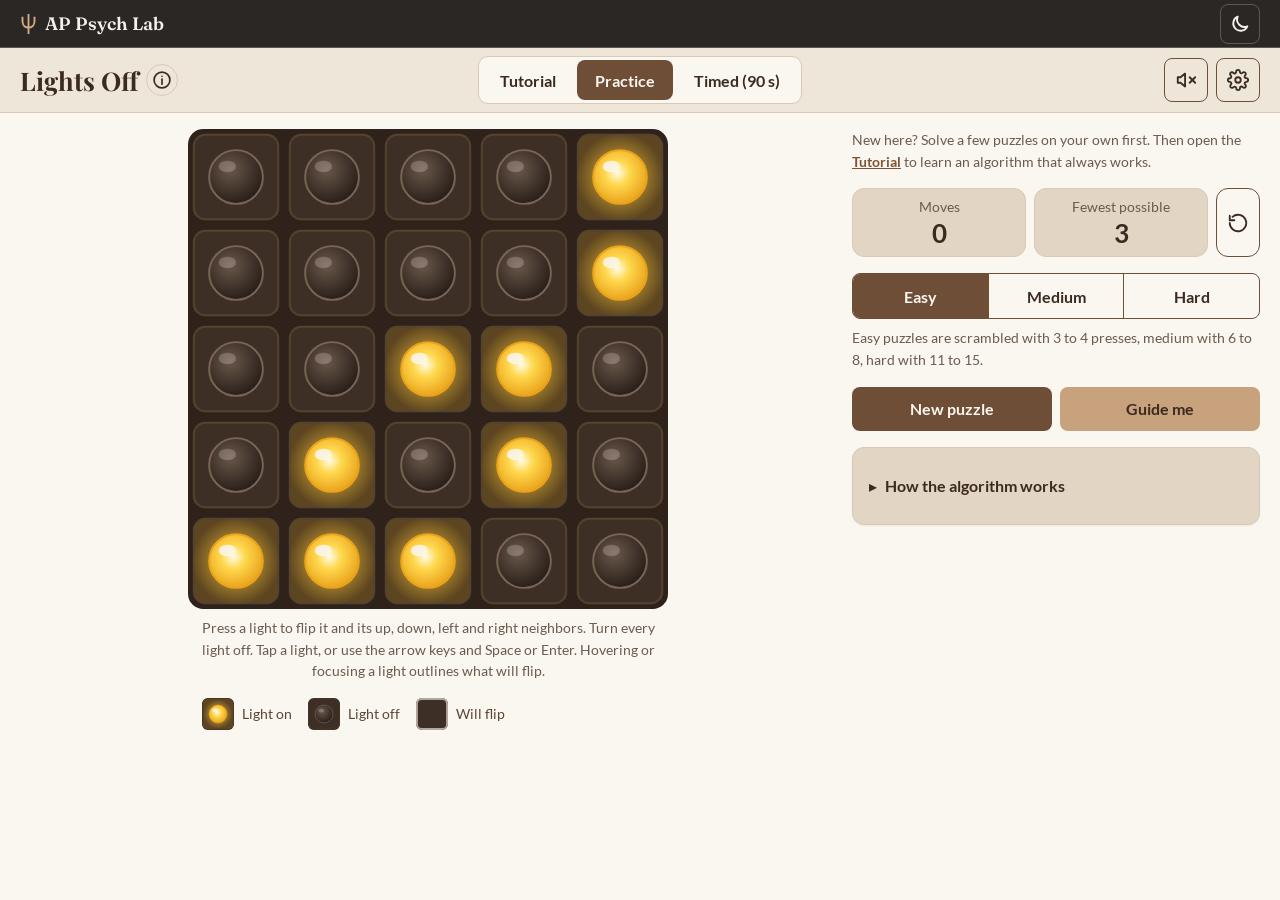
<file: unit-2/lights-off/index.html>
<!DOCTYPE html>
<html lang="en">
<head>
<meta charset="utf-8">
<meta name="viewport" content="width=device-width, initial-scale=1">
<title>Lights Off · AP Psych Lab</title>
<script src="../../shared/theme-init.js"></script>
<link rel="icon" href="../../shared/favicon.svg" type="image/svg+xml">
<link rel="apple-touch-icon" href="../../shared/apple-touch-icon.png">
<link rel="stylesheet" href="../../shared/theme.css">
<link rel="stylesheet" href="style.css">
<script src="../../shared/data/topics.js" defer></script>
<script src="../../shared/data/interactives.js" defer></script>
<script src="../../shared/ui.js" defer></script>
<script src="script.js" defer></script>
</head>
<body>
<nav class="sitebar wide" aria-label="Site"></nav>
<header class="topbar wide" data-interactive="lights-off">
  <div class="topbar-inner">
    <div class="brand"><h1>Lights Off</h1></div>
    <div class="modes" role="group" aria-label="Game mode">
      <button class="mode" type="button" id="modeTutorial" aria-pressed="false">Tutorial</button>
      <button class="mode" type="button" id="modePractice" aria-pressed="true">Practice</button>
      <button class="mode" type="button" id="modeTimed" aria-pressed="false">Timed<span class="mode-extra"> (90 s)</span></button>
    </div>
    <div class="tools">
      <button class="icon-btn" type="button" data-ui="sound"></button>
      <button class="icon-btn" type="button" data-ui="settings" aria-controls="settings"></button>
      <div class="popover" id="settings" role="dialog" aria-label="Settings" hidden>
        <h2>Settings</h2>
        <p class="set-label" id="colorLabel">Light color</p>
        <div class="swatches" role="group" aria-labelledby="colorLabel">
          <button class="swatch" type="button" data-color="yellow" aria-pressed="true"><span class="dot dot-yellow" aria-hidden="true"></span>Yellow</button>
          <button class="swatch" type="button" data-color="green" aria-pressed="false"><span class="dot dot-green" aria-hidden="true"></span>Green</button>
          <button class="swatch" type="button" data-color="blue" aria-pressed="false"><span class="dot dot-blue" aria-hidden="true"></span>Blue</button>
          <button class="swatch" type="button" data-color="pink" aria-pressed="false"><span class="dot dot-pink" aria-hidden="true"></span>Pink</button>
          <button class="swatch" type="button" data-color="purple" aria-pressed="false"><span class="dot dot-purple" aria-hidden="true"></span>Purple</button>
        </div>
      </div>
    </div>
  </div>
</header>

<main class="wide">
  <div class="split">
    <div class="play">
      <svg class="board locked" id="board" viewBox="0 0 500 500" role="group" aria-label="Lights Off board, 5 by 5">
        <defs>
          <radialGradient id="gOn" cx="45%" cy="42%" r="60%">
            <stop offset="0" class="s-on-core"/><stop offset=".38" class="s-on-mid"/><stop offset="1" class="s-on-edge"/>
          </radialGradient>
          <radialGradient id="gOff" cx="40%" cy="36%" r="70%">
            <stop offset="0" class="s-off-hi"/><stop offset="1" class="s-off-lo"/>
          </radialGradient>
          <radialGradient id="gHalo" cx="50%" cy="50%" r="50%">
            <stop offset="0" class="s-halo-in"/><stop offset=".6" class="s-halo-mid"/><stop offset="1" class="s-halo-out"/>
          </radialGradient>
        </defs>
        <rect class="board-bg" x="0" y="0" width="500" height="500" rx="16"/>
      </svg>
      <p class="board-note" id="boardNote" aria-hidden="true" hidden></p>
      <p class="hint board-hint">Press a light to flip it and its up, down, left and right neighbors. Turn every light off. Tap a light, or use the arrow keys and Space or Enter. Hovering or focusing a light outlines what will flip.</p>
      <div class="legend" aria-label="Legend">
        <span><svg viewBox="0 0 100 100" aria-hidden="true"><g class="on"><rect x="2" y="2" width="96" height="96" rx="16" class="tile lit"/><circle cx="50" cy="50" r="46" class="halo"/><circle cx="50" cy="50" r="28" class="bulb"/><ellipse cx="41" cy="39" rx="9" ry="6" class="shine"/></g></svg>Light on</span>
        <span><svg viewBox="0 0 100 100" aria-hidden="true"><g><rect x="2" y="2" width="96" height="96" rx="16" class="tile"/><circle cx="50" cy="50" r="28" class="bulb"/><ellipse cx="41" cy="39" rx="9" ry="6" class="shine"/></g></svg>Light off</span>
        <span><svg viewBox="0 0 100 100" aria-hidden="true"><rect x="2" y="2" width="96" height="96" rx="16" class="tile"/><rect x="2" y="2" width="96" height="96" rx="16" class="will-ring"/></svg>Will flip</span>
        <span class="legend-guide" id="legendGuide"><svg viewBox="0 0 100 100" aria-hidden="true"><rect x="2" y="2" width="96" height="96" rx="16" class="tile"/><g class="guide still"><rect x="14" y="14" width="72" height="72" rx="10" class="guide-case"/><rect x="14" y="14" width="72" height="72" rx="10" class="guide-ring"/></g></svg>Algorithm step</span>
      </div>
    </div>

    <aside class="side" aria-label="Game panel">
      <!-- Practice -->
      <section id="panelPractice">
        <p class="hint tut-prompt">New here? Solve a few puzzles on your own first. Then open the <button class="linkish" type="button" id="tutLink">Tutorial</button> to learn an algorithm that always works.</p>
        <div class="stat-row">
          <div class="stats">
            <div class="stat"><span>Moves</span><strong id="pMoves">0</strong></div>
            <div class="stat"><span>Fewest possible</span><strong id="pFewest">0</strong></div>
          </div>
          <button class="icon-btn" type="button" id="restartBtn" aria-label="Restart this puzzle" title="Restart this puzzle"><svg viewBox="0 0 24 24" aria-hidden="true"><path d="M3 12a9 9 0 1 0 3-6.7"/><path d="M3 4v5h5"/></svg></button>
        </div>
        <div class="segmented" id="diffSeg" role="group" aria-label="Difficulty">
          <button type="button" data-level="easy" aria-pressed="true">Easy</button>
          <button type="button" data-level="medium" aria-pressed="false">Medium</button>
          <button type="button" data-level="hard" aria-pressed="false">Hard</button>
        </div>
        <p class="hint">Easy puzzles are scrambled with 3 to 4 presses, medium with 6 to 8, hard with 11 to 15.</p>
        <div class="actions">
          <button class="btn" type="button" id="newBtn">New puzzle</button>
          <button class="btn alt" type="button" id="guideBtn">Guide me</button>
        </div>
        <div class="card guide-card" id="guideCard" hidden>
          <h2>Following the algorithm</h2>
          <p class="guide-note" id="guideNote" hidden>That wasn't one of the algorithm's steps. No problem: the algorithm works from any board.</p>
          <p id="guideText"></p>
          <p class="hint">Ringed cells are the algorithm's next presses. The arrow shows which light each one turns off.</p>
          <button class="btn ghost" type="button" id="stopGuide">Stop guiding</button>
        </div>
        <div class="card msg stuck" id="stuckMsg" role="status" hidden>
          <p><strong>Stuck?</strong> Hunches are fast but don't always work. An algorithm always does.</p>
          <div class="row">
            <button class="btn alt" type="button" id="stuckGuide">Guide me</button>
            <button class="btn ghost" type="button" id="stuckKeep">Keep trying</button>
          </div>
        </div>
        <div class="card msg" id="pMsg" role="status" hidden></div>

        <details class="card strategy">
          <summary>How the algorithm works</summary>
          <p>An <strong>algorithm</strong> is a step-by-step procedure that always reaches a solution if you follow it exactly. This one works on every puzzle.</p>
          <h3>Step 1: Chase the lights down</h3>
          <p>Find the highest row (rows 1 to 4) that still has lights on. Press the cell directly below each of those lights, in any order. Repeat, row by row, until rows 1 to 4 are dark.</p>
          <h3>Step 2: Fix the bottom row from the top</h3>
          <p>If lights remain in row 5, look only at its columns 1, 2 and 3. For each light that's on, press its top-row cells:</p>
          <table>
            <thead><tr><th>Bottom-row light on</th><th>Press in top row (columns)</th></tr></thead>
            <tbody>
              <tr><td>Column 1</td><td>4, 5</td></tr>
              <tr><td>Column 2</td><td>2, 5</td></tr>
              <tr><td>Column 3</td><td>4</td></tr>
            </tbody>
          </table>
          <p class="hint">If a top-row cell comes up twice, press it twice. Columns are numbered 1 to 5 from the left.</p>
          <h3>Step 3: Chase again</h3>
          <p>Chase the lights down once more, and the board is solved.</p>
        </details>
      </section>

      <!-- Tutorial (content is filled by script.js) -->
      <section id="panelTutorial" hidden>
        <p class="tut-count" id="tutCount">Step 1 of 7</p>
        <div class="progress" id="tutProgress" aria-hidden="true"><span></span><span></span><span></span><span></span><span></span><span></span><span></span></div>
        <h2 id="tutTitle" tabindex="-1">Two ways to solve a problem</h2>
        <div class="stat-row" id="tutStats">
          <div class="stats">
            <div class="stat"><span>Moves</span><strong id="uMoves">0</strong></div>
            <div class="stat"><span>Fewest possible</span><strong id="uFewest">0</strong></div>
          </div>
          <button class="icon-btn" type="button" id="tutRestart" aria-label="Restart this board" title="Restart this board"><svg viewBox="0 0 24 24" aria-hidden="true"><path d="M3 12a9 9 0 1 0 3-6.7"/><path d="M3 4v5h5"/></svg></button>
        </div>
        <div class="tut-body" id="tutBody"></div>
        <div class="card guide-card" id="tutGuide" hidden>
          <p class="guide-note" id="tutNote" hidden></p>
          <p id="tutGuideText"></p>
        </div>
        <div class="tut-extra" id="tutExtra"></div>
        <div class="card msg" id="uMsg" role="status" hidden></div>
        <div class="tut-nav">
          <button class="btn ghost" type="button" id="tutBack">Back</button>
          <button class="btn" type="button" id="tutNext">Next step</button>
        </div>
      </section>

      <!-- Timed -->
      <section id="panelTimed" hidden>
        <div class="stats">
          <div class="stat"><span>Time left</span><strong id="tTime">90</strong></div>
          <div class="stat"><span>Difficulty</span><strong class="word" id="tLevel">Easy</strong></div>
          <div class="stat"><span>Solved</span><strong id="tSolved">0</strong></div>
          <div class="stat"><span>Moves</span><strong id="tMoves">0</strong></div>
          <div class="stat"><span>Fewest possible</span><strong id="tFewest">0</strong></div>
          <div class="stat"><span>Total moves</span><strong id="tTotal">0</strong></div>
        </div>
        <p class="hint timed-hint">Solve as many puzzles as you can in 90 seconds. They get harder as you go.</p>
        <div class="actions">
          <button class="btn" type="button" id="startBtn">Start timed round</button>
        </div>
        <div class="card msg" id="tMsg" role="status" hidden></div>
      </section>

      <div class="row dev-bar" id="devBar" hidden>
        <button class="btn ghost" type="button" id="devSolve">Turn all off (dev)</button>
        <button class="btn ghost" type="button" id="devTime">Time left 10 s (dev)</button>
        <button class="btn ghost" type="button" id="devShowSol" aria-pressed="false">Show fewest-moves solution (dev)</button>
        <button class="btn ghost" type="button" id="devSteps" aria-pressed="false">Show algorithm steps (dev)</button>
        <button class="btn ghost" type="button" id="devStep">Solve one step (dev)</button>
        <button class="btn ghost" type="button" id="devAll">Solve all, algorithm (dev)</button>
        <button class="btn ghost" type="button" id="devMental">Load mental set board (dev)</button>
        <label class="algo-pick" for="devJump">Jump to tutorial step (dev)
          <select id="devJump"><option value="">–</option><option>1</option><option>2</option><option>3</option><option>4</option><option>5</option><option>6</option><option>7</option></select>
        </label>
        <button class="btn ghost" type="button" id="devPlayH">Auto-play: heuristic (dev)</button>
        <button class="btn ghost" type="button" id="devPlayA">Auto-play: algorithm (dev)</button>
        <button class="btn ghost" type="button" id="devPlayHA">Auto-play: heuristic then algorithm (dev)</button>
        <button class="btn ghost" type="button" id="devFill">Fill results (dev)</button>
      </div>
      <p class="hint dev-info" id="devInfo" hidden></p>
    </aside>
  </div>

  <div class="sr-only" id="live" aria-live="polite"></div>
</main>
</body>
</html>
</file>
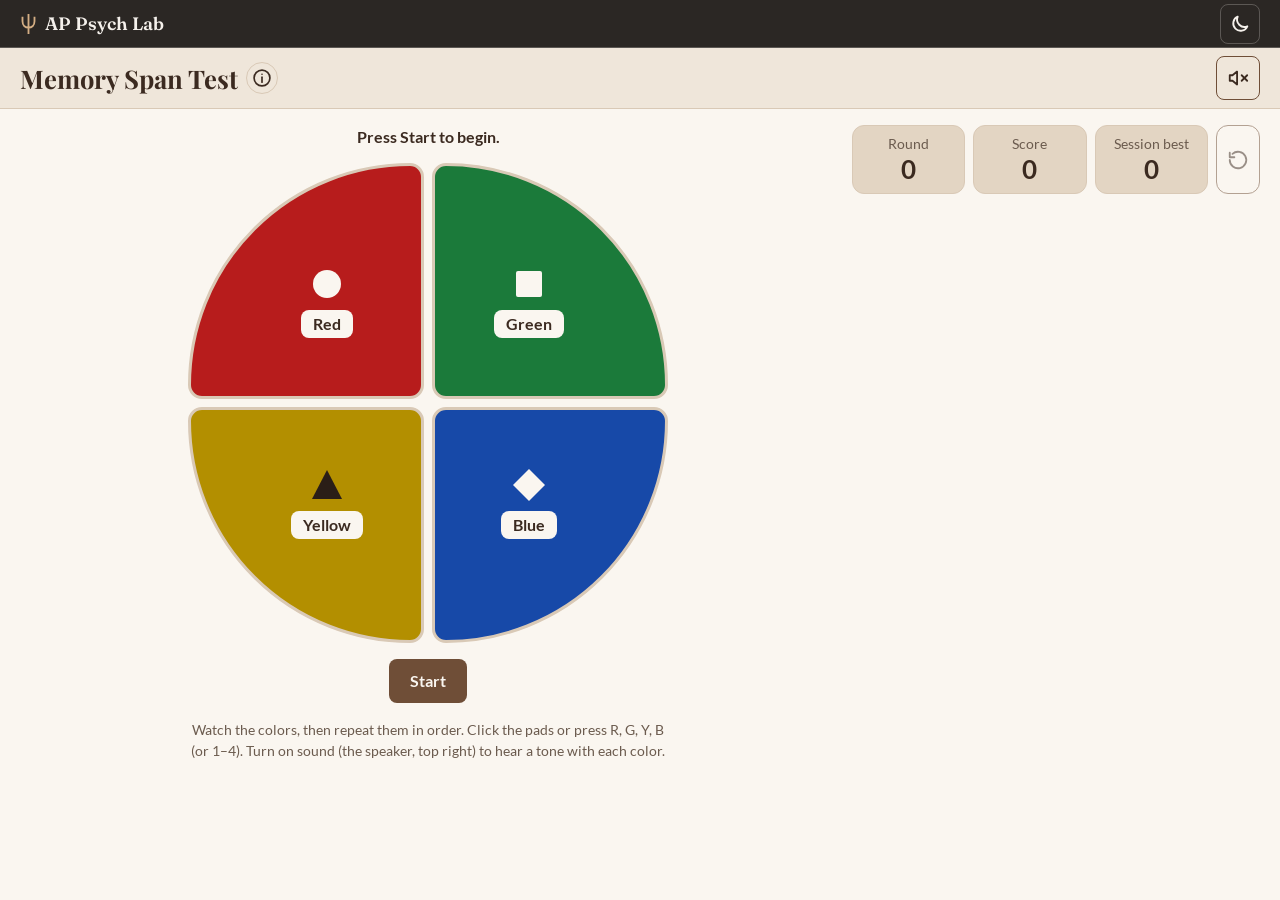
<file: unit-2/memory-span/index.html>
<!DOCTYPE html>
<html lang="en">
<head>
<meta charset="utf-8">
<meta name="viewport" content="width=device-width, initial-scale=1">
<title>Memory Span Test · AP Psych Lab</title>
<script src="../../shared/theme-init.js"></script>
<link rel="icon" href="../../shared/favicon.svg" type="image/svg+xml">
<link rel="apple-touch-icon" href="../../shared/apple-touch-icon.png">
<link rel="stylesheet" href="../../shared/theme.css">
<link rel="stylesheet" href="style.css">
<script src="../../shared/data/topics.js" defer></script>
<script src="../../shared/data/interactives.js" defer></script>
<script src="../../shared/ui.js" defer></script>
<script src="script.js" defer></script>
</head>
<body>
<nav class="sitebar wide" aria-label="Site"></nav>
<header class="topbar wide" data-interactive="memory-span">
  <div class="topbar-inner">
    <div class="brand"><h1>Memory Span Test</h1></div>
    <div class="tools">
      <button class="icon-btn" type="button" data-ui="sound"></button>
    </div>
  </div>
</header>

<main class="wide">
  <div class="split">
    <div class="play">
      <p id="status" role="status" aria-live="polite">Press Start to begin.</p>

      <div class="grid" id="pads">
        <button class="pad" type="button" data-c="0" disabled aria-label="Red, key R"><svg viewBox="0 0 36 36" aria-hidden="true"><circle cx="18" cy="18" r="14"/></svg><span class="lbl">Red</span></button>
        <button class="pad" type="button" data-c="1" disabled aria-label="Green, key G"><svg viewBox="0 0 36 36" aria-hidden="true"><rect x="5" y="5" width="26" height="26" rx="2"/></svg><span class="lbl">Green</span></button>
        <button class="pad" type="button" data-c="2" disabled aria-label="Yellow, key Y"><svg viewBox="0 0 36 36" aria-hidden="true"><polygon points="18,3 33,32 3,32"/></svg><span class="lbl">Yellow</span></button>
        <button class="pad" type="button" data-c="3" disabled aria-label="Blue, key B"><svg viewBox="0 0 36 36" aria-hidden="true"><polygon points="18,2 34,18 18,34 2,18"/></svg><span class="lbl">Blue</span></button>
      </div>

      <div class="row">
        <button class="btn" type="button" id="startBtn">Start</button>
      </div>
      <p class="hint pads-hint">Watch the colors, then repeat them in order. Click the pads or press R, G, Y, B (or 1–4). Turn on sound (the speaker, top right) to hear a tone with each color.</p>
    </div>

    <aside class="side" aria-label="Scores and results">
      <div class="stat-row">
        <div class="stats" aria-label="Scores">
          <div class="stat"><span>Round</span><strong id="roundV">0</strong></div>
          <div class="stat"><span>Score</span><strong id="scoreV">0</strong></div>
          <div class="stat"><span>Session best</span><strong id="bestV">0</strong></div>
        </div>
        <button class="icon-btn" type="button" id="restartBtn" aria-label="Restart the game" title="Restart the game" disabled><svg viewBox="0 0 24 24" aria-hidden="true"><path d="M3 12a9 9 0 1 0 3-6.7"/><path d="M3 4v5h5"/></svg></button>
      </div>

      <section class="card" id="over" hidden aria-live="polite">
        <h2>Game over</h2>
        <p class="final"><span class="big" id="finalV">0</span></p>
        <p id="finalMsg"></p>
        <p class="tag">Correct sequence</p>
        <div class="seqrow" id="correctRow"></div>
        <p class="tag">Your entries <span class="err" id="missNote"></span></p>
        <div class="seqrow" id="enteredRow"></div>
        <p class="hint">Typical short-term memory span is about 7 ± 2 items. Maintenance rehearsal (silently repeating the sequence) and chunking (grouping, like “RR GG”) can stretch it. Try again using one of those strategies, and notice whether early or late items trip you up (serial position effect).</p>
      </section>
    </aside>
  </div>
</main>

<dialog class="modal" id="restartModal" aria-labelledby="restartTitle">
  <div class="modal-head">
    <h2 id="restartTitle">Restart the game?</h2>
    <button class="icon-btn" type="button" data-ui="close" aria-label="Close" title="Close"><svg viewBox="0 0 24 24" aria-hidden="true"><path d="M6 6l12 12"/><path d="M18 6 6 18"/></svg></button>
  </div>
  <div class="modal-body">
    <p>Your current run will end and a new one will start.</p>
    <div class="row modal-actions">
      <button class="btn" type="button" id="yesBtn">Yes, restart</button>
      <button class="btn ghost" type="button" data-ui="close">Keep playing</button>
    </div>
  </div>
</dialog>
</body>
</html>
</file>
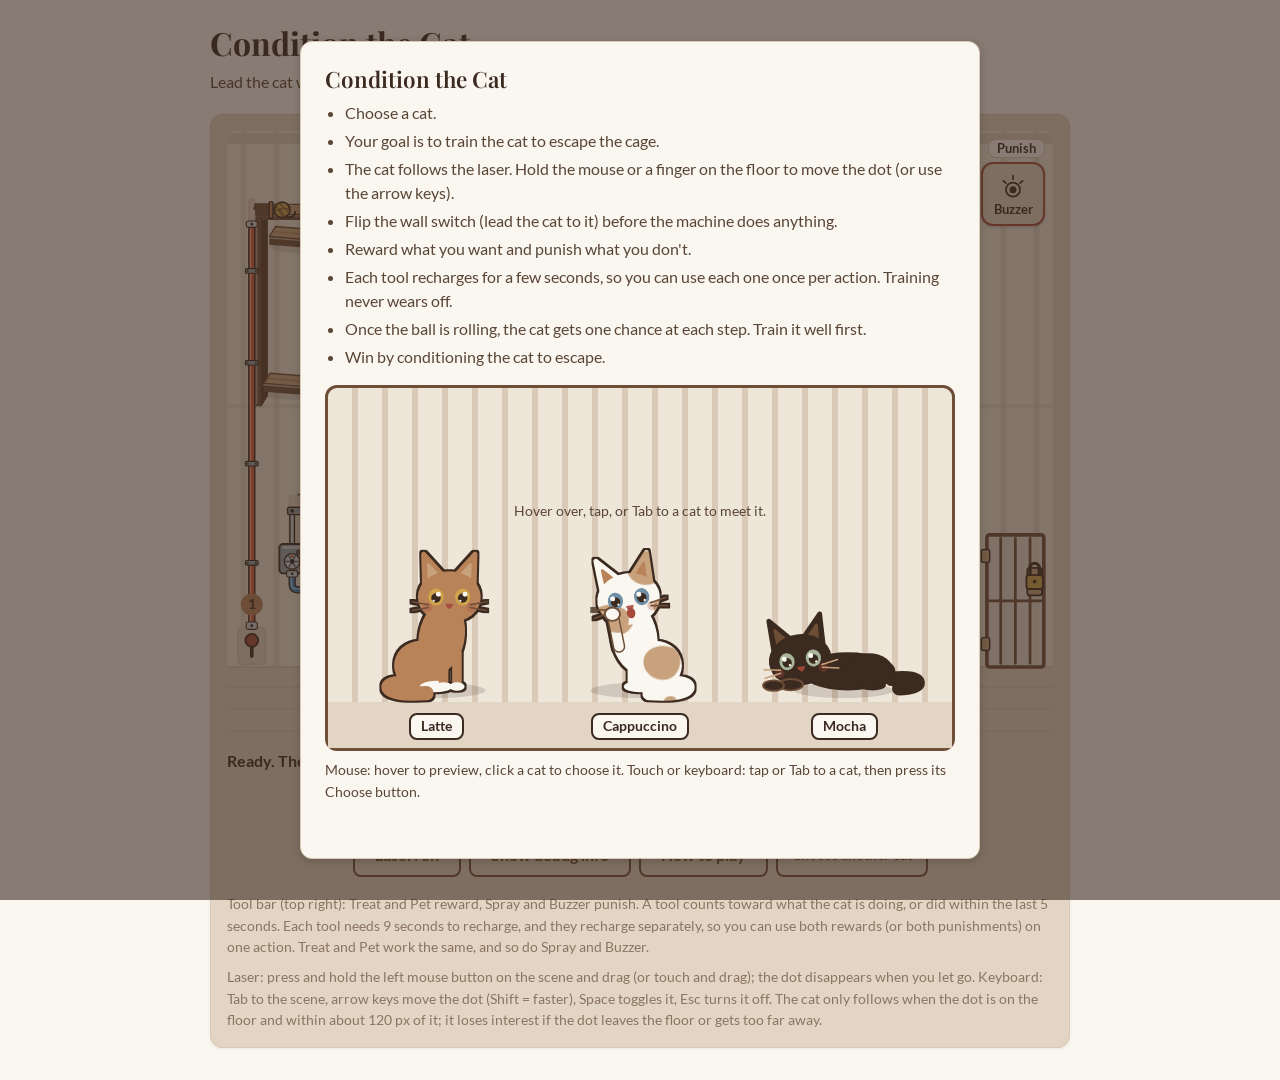
<file: unit-3/condition-the-cat/index.html>
<!DOCTYPE html>
<html lang="en">
<head>
<meta charset="UTF-8">
<meta name="viewport" content="width=device-width, initial-scale=1">
<title>Condition the Cat – Operant Conditioning Game</title>
<link rel="preconnect" href="https://fonts.googleapis.com">
<link rel="preconnect" href="https://fonts.gstatic.com" crossorigin>
<link href="https://fonts.googleapis.com/css2?family=Lato:wght@400;700&family=Playfair+Display:wght@600;700&display=swap" rel="stylesheet">
<link rel="stylesheet" href="../../shared/theme.css">
<style>
:root{
  --bg:#FAF6F0; --bg-alt:#EFE6DA; --card:#E3D5C3; --heading:#3B2A20; --text:#5A4636;
  --muted:#8A7565; --btn:#6F4E37; --btn-hover:#5A3E2B; --btn2:#C8A27C; --link:#8B5E3C;
  --accent:#B9835A; --sage:#A9B49A; --error:#A64B3C; --border:#D9C9B6;
  --blue:#6F8FA6; --plum:#8C6B80; --honey:#D1A64A; --teal:#5E8C86;
  /* art palette: machine and scene artwork only (every UI part uses the tokens above) */
  --a-ink:#2B2118; --a-metal:#9AA3AB; --a-metal-lt:#CBD3D9; --a-metal-dk:#5F6A73;
  --a-wire1:#D9573B; --a-wire1-hi:#F5A58C; --a-wire2:#3F86B8; --a-wire2-hi:#9CD0EE;
  --a-spark:#FFE04D; --a-spark-hi:#FFF7B8;
  --a-pad-top:#E8B04A; --a-pad-front:#B07A22; --a-pad-side:#8A5A14;
  --a-bk:#4F9A93; --a-bk-side:#3A7771; --a-bk-in:#244D49; --a-bk-in2:#34706A; --a-bk-rim:#8CCBC4;
  --a-red:#D8342C; --a-red-dk:#9E1F19; --a-red-hi:#FF9C92;
  --a-sail:#F4E7C8; --a-sail-dk:#C9B088; --a-frame:#8A5A33; --a-stock:#5E3B1F;
  --a-lamp-off:#6E5F52; --a-lamp-on:#7CE06B;
  --a-cn:#45505C; --a-cn-hi:#8B9AA8; --a-cn-dk:#2C343C; --a-brass:#E0B040; --a-fuse:#8A6A3E; --a-cbase:#9A6A3C;
  --a-fn-in:#5B4636; --a-fn-in2:#7A624C; --a-fn-glass:#D9B98F;
  --a-pot-top:#D98A63; --a-pot:#C06A44; --a-pot-side:#8F4A2C; --a-soil:#4A3326;
  --a-leaf:#86A870; --a-leaf-dk:#5E8150; --a-leaf-bk:#4F6E43; --a-leaf-hi:#B5CFA3;
}
*{box-sizing:border-box}
body{margin:0;background:var(--bg);color:var(--text);font-family:'Lato',system-ui,-apple-system,'Segoe UI',Roboto,Arial,sans-serif;font-size:1rem;line-height:1.5}
main{max-width:900px;margin:0 auto;padding:24px 20px 32px}
h1{font-family:'Playfair Display',Georgia,'Times New Roman',serif;font-weight:700;font-size:2rem;color:var(--heading);margin:0 0 8px;line-height:1.2}
.card{background:var(--card);border:1px solid var(--border);border-radius:12px;padding:16px;margin-top:16px;box-shadow:0 1px 3px rgba(0,0,0,.06)}
svg{display:block;width:100%;height:auto;border-radius:8px}
.hint{font-size:.9rem;color:var(--muted);margin:8px 0 0}
#say{margin:12px 0 0;font-weight:700;color:var(--heading);min-height:3em}
.steps{display:grid;gap:8px;margin:0;padding:0;list-style:none}
.r{display:flex;align-items:center;gap:12px;min-height:44px;padding:8px 12px;background:var(--bg);border:1px solid var(--border);border-radius:8px;cursor:pointer;flex-wrap:wrap}
.r input{width:22px;height:22px;accent-color:var(--btn);flex:none}
.r input:focus-visible{outline:3px solid var(--heading);outline-offset:2px}
.n{flex:none;width:28px;height:28px;border-radius:50%;background:var(--accent);color:var(--heading);font-weight:700;display:grid;place-items:center}
.nm{flex:1 1 180px;color:var(--heading);font-weight:700}
.st{min-width:84px;font-size:.95rem}
.res{min-width:110px;font-size:.95rem;font-weight:700;color:var(--heading)}
.row{display:flex;flex-wrap:wrap;gap:8px;margin-top:16px}
button{font:inherit;font-weight:700;min-height:44px;padding:8px 20px;border-radius:8px;border:2px solid var(--btn);cursor:pointer;background:transparent;color:var(--btn);transition:background .15s,transform .1s}
button:hover{background:var(--btn2);color:var(--heading)}
button.primary{background:var(--btn);color:var(--bg)}
button.primary:hover{background:var(--btn-hover)}
button:active{transform:scale(.97)}
button:focus-visible{outline:3px solid var(--heading);outline-offset:2px}
/* svg art */
.bgp{fill:var(--bg-alt)}
.rp{stroke:var(--btn);stroke-width:6;stroke-linecap:round;fill:none}
.wl{stroke:var(--btn2);stroke-width:6;stroke-linecap:round;fill:none}
.sup{fill:var(--card);stroke:var(--border);stroke-width:2}
.ball{fill:var(--honey);stroke:var(--heading);stroke-width:2}
.ys{fill:none;stroke:var(--btn);stroke-width:1.3;stroke-linecap:round;opacity:.8}
.yt{fill:none;stroke:var(--heading);stroke-width:2;stroke-linecap:round}
.sf{fill:var(--btn)}
.stp{fill:var(--btn2);stroke:var(--btn);stroke-width:1.5;stroke-linejoin:round}
.ssh{fill:var(--heading);opacity:.12}
.se{fill:var(--btn-hover);stroke:var(--btn-hover);stroke-width:1;stroke-linejoin:round}
.gr2{stroke:var(--btn);stroke-width:1.2;opacity:.35}
.shl{stroke:var(--bg);stroke-width:1.5;stroke-linecap:round;opacity:.5}
.bdg circle{fill:var(--accent)}
.bdg text{font-weight:700;font-size:15px;fill:var(--heading);text-anchor:middle;font-family:'Lato',sans-serif}
.gt{fill:none;stroke:var(--btn);stroke-width:5;stroke-dasharray:5.6 5.6}
.gb{fill:var(--card);stroke:var(--btn);stroke-width:2}
.spk{stroke:var(--btn);stroke-width:3;stroke-linecap:round}
.sg{fill:none;stroke:var(--btn2);stroke-width:5;opacity:.55}
.sb{fill:var(--card);stroke:var(--btn2);stroke-width:1.5;stroke-opacity:.55}
.ss{stroke:var(--btn2);stroke-width:3;stroke-linecap:round;opacity:.55}
.sh{fill:var(--btn2);opacity:.6}
.wo{fill:none;stroke:var(--a-ink);stroke-linecap:round;stroke-linejoin:round}
.wi,.wh{fill:none;stroke-linecap:round;stroke-linejoin:round}
.lit{fill:none;stroke:var(--a-spark);stroke-width:3.2;stroke-linecap:butt;stroke-linejoin:round;display:none}
.clip{fill:var(--a-metal);stroke:var(--a-ink);stroke-width:1.2}
.scr{fill:var(--a-ink)}
.padT{fill:var(--a-pad-top);stroke:var(--heading);stroke-width:1.5;stroke-linejoin:round}
.padF{fill:var(--a-pad-front);stroke:var(--heading);stroke-width:1.5;stroke-linejoin:round}
.padS{fill:var(--a-pad-side);stroke:var(--heading);stroke-width:1.5;stroke-linejoin:round}
.obT{fill:var(--btn2);stroke:var(--heading);stroke-width:1.5;stroke-linejoin:round}
.obF{fill:var(--accent);stroke:var(--heading);stroke-width:1.5;stroke-linejoin:round}
.obS{fill:var(--link);stroke:var(--heading);stroke-width:1.5;stroke-linejoin:round}
#wind,#wind2{opacity:0;transition:opacity .3s}
#wind line,#wind2 line{stroke:var(--blue);stroke-width:3;stroke-linecap:round;stroke-dasharray:6 8;animation:wnd .4s linear infinite}
@keyframes wnd{to{stroke-dashoffset:-14}}
.pawf{fill:var(--heading)}
#whap{font-weight:700;font-size:20px;fill:var(--heading);font-family:'Lato',sans-serif}


.acc{fill:var(--cb,var(--heading))}
.dk{fill:var(--cl,var(--btn))}
.lt{fill:var(--bg)}
.pk{fill:var(--btn)}
.ink{fill:var(--ey,var(--sage))}
.pupil{fill:var(--heading)}
.red{fill:var(--error)}
.sock{fill:var(--cs,var(--heading))}
.sock.edge{fill:var(--cs,var(--heading));stroke:var(--btn);stroke-width:2}
.ear{fill:var(--cb,var(--heading));stroke:var(--cb,var(--heading));stroke-width:5;stroke-linejoin:round}
.earin{fill:var(--ei,var(--btn));stroke:var(--ei,var(--btn));stroke-width:3;stroke-linejoin:round}
.lo{fill:none;stroke:var(--cb,var(--heading));stroke-linecap:round;stroke-linejoin:round}
.edge{fill:none;stroke:var(--btn);stroke-linecap:round}
.li{fill:none;stroke:var(--cb,var(--heading));stroke-linecap:round}
.stripe{fill:none;stroke:var(--btn);stroke-width:4;stroke-linecap:round}
.mouth{fill:none;stroke:var(--btn2);stroke-width:2;stroke-linecap:round}
.nose{opacity:.9}
.blush{fill:var(--error);opacity:.3}
.whisk{fill:none;stroke:var(--cw,var(--btn2));stroke-width:1.6;stroke-linecap:round}
.shadow{fill:var(--heading);opacity:.16;transition:transform .3s}

.pw,.ps,.pl,.lickpaw,.layPaws,.armp,.cfx>g{opacity:0;transition:opacity .25s;pointer-events:none}
.cat[data-body="walk"] .pw{opacity:1}
.cat[data-body="sit"] .ps{opacity:1}
.cat[data-body="lay"] .pl,.cat[data-body="lay"] .layPaws{opacity:1}
.cat[data-pose="lick"] .lickpaw{opacity:1}
.cat[data-pose="lick"] .sitLeg{opacity:0}
.sitLeg{transition:opacity .25s}

.hd{transition:transform .45s ease}
.cat[data-body="walk"] .hd{transform:translate(44px,-74px)}
.cat[data-body="sit"] .hd{transform:translate(14px,-98px)}
.cat[data-pose="lick"] .hd{transform:translate(12px,-96px) rotate(10deg)}
.cat[data-body="lay"] .hd{transform:translate(46px,-32px) rotate(8deg)}
.cat[data-pose="pressButton"] .hd{transform:translate(20px,-104px) rotate(-10deg)}
.cat[data-pose="pawCrank"] .hd{transform:translate(20px,-104px) rotate(-10deg)}
.cat[data-pose="pawPlant"] .hd{transform:translate(24px,-96px) rotate(8deg)}
.cat[data-pose="pressSeesaw"] .hd{transform:translate(42px,-46px) rotate(-6deg)}
.cat[data-pose="jumpBox"] .hd{transform:translate(12px,-100px)}
.cat[data-pose="flinch"] .hd{transform:translate(8px,-84px) rotate(-8deg)}
.cat[data-pose="eat"] .hd{transform:translate(70px,-28px) rotate(26deg)}
.cat[data-pose="petted"] .hd{transform:translate(18px,-92px) rotate(-14deg)}
.cat[data-pose="hide"] .hd{transform:translate(26px,-20px) rotate(32deg)}
.earL,.earR{transition:transform .2s}
.earL{transform-origin:-18px -8px}.earR{transform-origin:18px -8px}
.cat[data-pose="flinch"] .earL,.cat[data-pose="hide"] .earL{transform:rotate(-58deg)}
.cat[data-pose="flinch"] .earR,.cat[data-pose="hide"] .earR{transform:rotate(58deg)}
.cat[data-pose="petted"] .earL{transform:rotate(-14deg)}.cat[data-pose="petted"] .earR{transform:rotate(14deg)}
.cat[data-pose="flinch"] .eye{transform:scale(1.15)}
.cat[data-pose="petted"] .eye{transform:scaleY(.1)}
.cat[data-pose="hide"] .eye{transform:scaleY(.45)}
.armp{transform-origin:22px -46px}
.cat[data-pose="pressButton"] .armp,.cat[data-pose="pawCrank"] .armp,.cat[data-pose="pawPlant"] .armp{opacity:1}
.cat[data-pose="pressButton"] .armp{transform:rotate(33deg);animation:tapC .45s ease-in-out infinite alternate}
.cat[data-pose="pawCrank"] .armp{transform:rotate(33deg);animation:tapC .45s ease-in-out infinite alternate}
.cat[data-pose="pawPlant"] .armp{transform:rotate(30deg);animation:tapC .4s ease-in-out infinite alternate}
@keyframes tapC{from{transform:rotate(18deg)}to{transform:rotate(48deg)}}
.cat[data-pose="petted"] .hearts,.cat[data-pose="flinch"] .sweat,.cat[data-pose="hide"] .sweatLow,.cat[data-pose="eat"] .treat{opacity:1}
.hearts path{fill:var(--error);animation:rise 1.6s ease-out infinite}
.hearts path:nth-child(2){animation-delay:.5s}.hearts path:nth-child(3){animation-delay:1s}
@keyframes rise{from{transform:translateY(10px);opacity:0}25%{opacity:1}to{transform:translateY(-14px);opacity:0}}
.sweat path,.sweatLow path{fill:var(--blue);stroke:var(--heading);stroke-width:1.5;animation:drip .9s ease-in infinite}
@keyframes drip{from{transform:translateY(-3px)}to{transform:translateY(7px)}}
.treat *{fill:var(--honey);stroke:var(--heading);stroke-width:1.5}
.cat[data-pose="eat"] .hdin{animation:chew .28s ease-in-out infinite alternate}
@keyframes chew{to{transform:translateY(3px)}}
.cat[data-pose="eat"] .tongue{opacity:1}
.cat[data-pose="pressSeesaw"] .pl{animation:sq .8s ease-in-out infinite alternate}
@keyframes sq{to{transform:scale(1.03,.9)}}
.cat[data-pose="flinch"]{animation:flinch .7s ease-out}
@keyframes flinch{0%{transform:none}15%{transform:translateY(-18px) scale(1.08,.92)}40%{transform:translateY(0) scale(.94,1.06)}60%{transform:translateX(-3px)}100%{transform:none}}
.cat[data-pose="hide"]{animation:tremble .12s linear infinite alternate}
@keyframes tremble{from{transform:translateX(-1.5px)}to{transform:translateX(1.5px)}}
@media (prefers-reduced-motion:reduce){.cat[data-pose]{animation:none!important}.armp,.hearts path,.sweat path,.sweatLow path,.hdin,.pl{animation:none!important}}
#m{touch-action:none;user-select:none;-webkit-user-select:none}#m:focus-visible{outline:3px solid var(--heading);outline-offset:2px}
#laser{pointer-events:none}
select{font:inherit;min-height:44px;border-radius:8px;border:2px solid var(--btn);background:var(--bg);color:var(--text);padding:0 8px}
select:focus-visible{outline:3px solid var(--heading);outline-offset:2px}
.eye{transform-box:fill-box;transform-origin:center;transition:transform .08s}
.cat.blink .eye,.cat[data-sleepy="1"] .eye{transform:scaleY(.1)}
.tongue{opacity:0;transition:opacity .15s;transform-box:fill-box;transform-origin:top center}
.cat.blep .tongue,.cat[data-pose="lick"] .tongue,.cat[data-pose="eat"] .tongue{opacity:1;animation:flick .3s ease-in-out infinite alternate}

.tail{animation:swish 2.2s ease-in-out infinite alternate}
.pl .tail{animation-duration:3.6s}
.ps,.pl{animation:breathe 3.2s ease-in-out infinite}
.cat[data-pose="lick"] .lickpaw{animation:paw .5s ease-in-out infinite alternate}
.cat[data-pose="lick"] .hdin{animation:nod .5s ease-in-out infinite alternate}
@keyframes swish{from{transform:rotate(-9deg)}to{transform:rotate(11deg)}}
@keyframes breathe{50%{transform:scale(1.012,1.03)}}
@keyframes paw{to{transform:translate(-5px,-7px)}}
@keyframes nod{to{transform:translateY(3px)}}
@keyframes flick{to{transform:scaleY(.6)}}
@media (prefers-reduced-motion:reduce){.tail,.ps,.pl{animation:none}}

[hidden]{display:none!important}
h2,h3{font-family:'Playfair Display',Georgia,'Times New Roman',serif;color:var(--heading);margin:16px 0 8px;line-height:1.2}
h2{font-size:1.4rem;margin-top:0}h3{font-size:1.1rem}
.sub{margin:0}
.dbgrow{display:flex;flex-wrap:wrap;gap:8px;margin-top:8px}
#evlog,#dbgInfo,#dbgModel{font-family:inherit;font-size:.85rem;color:var(--muted);white-space:pre-wrap;margin:8px 0 0}
#dbgModel{font-family:ui-monospace,Menlo,Consolas,monospace;font-size:.8rem;overflow-x:auto;white-space:pre}
.dbgt{font-size:12px;font-weight:700;fill:var(--heading);text-anchor:middle;font-family:'Lato',sans-serif}
.spk2{transform-box:fill-box;transform-origin:center;animation:spkl .2s ease-in-out infinite alternate}
@keyframes spkl{to{transform:scale(1.4) rotate(40deg)}}
@media (prefers-reduced-motion:reduce){.spk2{animation:none}}
/* step 5: tool bar, cooldown wheels, stats panel */
.top{display:flex;flex-wrap:wrap;gap:16px;align-items:flex-start}
/* step 10: the tool bar floats in the scene's top-right corner. Only the buttons take pointer events, so the laser can still be dragged between them.
   The top-left corner of every button is kept free for the Step 12 key badge (.kb). */
.toolbar{--ts:64px;--ic:28px;position:absolute;top:8px;right:8px;z-index:4;display:flex;flex-wrap:wrap;justify-content:flex-end;align-items:flex-start;gap:8px;max-width:calc(100% - 16px);pointer-events:none}
.tgrp{display:flex;flex-direction:column;align-items:flex-end;gap:4px}
.tgrp>span{font-size:.8rem;font-weight:700;line-height:1.3;color:var(--heading);background:var(--bg);border:1px solid var(--border);border-radius:8px;padding:0 8px}
.tgrp .tb{display:flex;gap:4px}
.tool{pointer-events:auto;position:relative;width:var(--ts);height:var(--ts);min-height:var(--ts);padding:2px;display:flex;flex-direction:column;align-items:center;justify-content:center;gap:2px;background:var(--card);color:var(--heading);border:2px solid var(--sage);border-radius:12px;overflow:hidden;box-shadow:0 1px 3px rgba(0,0,0,.2)}
.tool .kb{position:absolute;top:3px;left:4px}
.tool.pun{border-color:var(--error)}
.tool .ic{width:var(--ic);height:var(--ic);stroke:currentColor;fill:none;stroke-width:2;stroke-linecap:round;stroke-linejoin:round;border-radius:0}
.tool .tl{font-size:.8rem;line-height:1}
.tool .cd{display:none;position:absolute;left:0;top:0;width:100%;height:100%;border-radius:0;pointer-events:none}
.tool.cool .cd{display:block}
.tool .cd path{fill:var(--heading);fill-opacity:.7}
.tool .cd text{fill:var(--bg);font:700 22px 'Lato',system-ui,sans-serif;text-anchor:middle}
.tool[aria-disabled="true"]{cursor:not-allowed}
.tool[aria-disabled="true"]:hover{background:var(--card)}
.statsbox{margin-top:12px;background:var(--bg);border:1px solid var(--border);border-radius:8px;padding:12px}
.statsbox h3{margin:0 0 8px}
.mt{display:grid;grid-template-columns:minmax(120px,170px) 1fr 44px;align-items:center;gap:8px;margin:4px 0;font-size:.9rem}
.mt .tr{height:12px;background:var(--bg-alt);border:1px solid var(--border);border-radius:6px;overflow:hidden}
.mt .fl{height:100%;width:0}
.mt .fl.task{background:var(--sage)}.mt .fl.dis{background:var(--error);background-image:repeating-linear-gradient(45deg,transparent 0 4px,var(--bg) 4px 6px)}
.mt .fl.str{background:var(--plum)}.mt .fl.ful{background:var(--honey)}
.mt .v{text-align:right;font-weight:700;color:var(--heading)}
.mt .tag{font-size:.8rem;color:var(--muted)}
.mt .bw{display:block;font-size:.8rem;color:var(--text)}
#coach{margin:4px 0 0;color:var(--text);min-height:1.5em}
.statsbox .cr{margin:8px 0 0;color:var(--heading);font-weight:700}
/* step 6: cat variants (Mocha is the default art; Latte and Cappuccino only change colours and add a pattern) */
.cat[data-variant="latte"]{--cb:var(--accent);--cl:var(--link);--cs:var(--bg);--ei:var(--btn2);--ey:var(--honey);--cw:var(--btn);filter:url(#catOutline)}
.cat[data-variant="cappuccino"]{--cb:url(#patCap);--cl:var(--btn2);--cs:var(--bg);--ei:var(--accent);--ey:var(--blue);--cw:var(--btn);filter:url(#catOutline)}
/* step 6: scene wrapper and win banner */
.scene{position:relative}
.winb{position:absolute;left:0;right:0;top:10%;z-index:5;display:flex;justify-content:center;pointer-events:none}
.winb span{font-family:'Playfair Display',Georgia,'Times New Roman',serif;font-weight:700;font-size:clamp(1.8rem,7vw,3.2rem);line-height:1.2;color:var(--heading);background:var(--honey);border:3px solid var(--heading);border-radius:16px;padding:8px 28px;animation:popin .5s ease-out}
@keyframes popin{from{transform:scale(.6);opacity:0}to{transform:none;opacity:1}}
.row.tight{margin-top:8px}
button.small{font-size:.9rem;padding:6px 14px}
/* step 6: overlay (inside the demo, so it works in a fixed-height Google Sites iframe; it scrolls internally) */
.ov{position:fixed;inset:0;z-index:1000;display:flex;padding:16px;overflow:auto;overscroll-behavior:contain;-webkit-overflow-scrolling:touch}
.ov::before{content:"";position:fixed;inset:0;background:var(--heading);opacity:.6}
.dlg{position:relative;margin:auto;width:100%;max-width:680px;background:var(--bg);border:1px solid var(--border);border-radius:12px;padding:24px;box-shadow:0 2px 8px rgba(0,0,0,.18)}
.dlg:focus{outline:none}
.dlg h2{margin:0 0 8px}
.dlg .row{margin-top:16px}
.ins{margin:8px 0 0;padding-left:20px}
.ins li{margin:4px 0}
.swapnote{display:none;margin:0 0 8px}
.dlg[data-mode="swap"] .swapnote{display:block}
.dlg[data-mode="swap"] .ins{display:none}
.dlg[data-mode="how"] .cagewrap{display:none}
.cagewrap{margin-top:16px}
.cagewrap .hint{color:var(--text)}
/* the cage: bars behind the cats, a floor strip under them, thought bubbles in the space above */
.cage{position:relative;isolation:isolate;border:3px solid var(--btn);border-radius:12px;background:var(--bg-alt)}
.cage::before{content:"";position:absolute;inset:0;z-index:-1;border-radius:9px;background:repeating-linear-gradient(90deg,transparent 0 24px,var(--border) 24px 30px)}
.zone{position:relative;height:150px;margin:0 8px}
.zhint{position:absolute;left:0;right:0;bottom:16px;margin:0;text-align:center;font-size:.9rem;color:var(--text)}
.cage.has .zhint{visibility:hidden}
.row3{display:grid;grid-template-columns:repeat(3,1fr);gap:4px;padding:0 8px;background:linear-gradient(to top,var(--card) 46px,transparent 46px)}
.pick{display:flex;flex-direction:column;align-items:center;gap:4px;padding-bottom:8px;transition:opacity .5s}
.pick.gone{opacity:0}
.cf{width:100%;max-width:200px;cursor:pointer;border-radius:12px;-webkit-tap-highlight-color:transparent}
.pick.open .cf{outline:3px solid var(--heading);outline-offset:3px}
.cf svg{pointer-events:none}
.ntag{font-weight:700;font-size:.9rem;line-height:1.3;color:var(--heading);background:var(--bg);border:2px solid var(--heading);border-radius:8px;padding:2px 10px;text-align:center}
.tbub{position:absolute;left:0;right:0;bottom:12px;background:var(--bg);color:var(--heading);border:2px solid var(--heading);border-radius:16px;padding:10px 14px;opacity:0;pointer-events:none;transform:translateY(4px);transition:opacity .15s,transform .15s}
.tbub.open{opacity:1;pointer-events:auto;transform:none;z-index:2}
.tbub::before,.tbub::after{content:"";position:absolute;background:var(--bg);border:2px solid var(--heading);border-radius:50%}
.tbub::after{width:12px;height:12px;left:calc(var(--tx,50%) - 6px);bottom:-18px}
.tbub::before{width:7px;height:7px;left:calc(var(--tx,50%) + 8px);bottom:-30px}
.tbub p{margin:4px 0 8px;font-size:.95rem}
.cbtn{width:100%}
.score{font-size:1.2rem;font-weight:700;color:var(--heading);margin:8px 0 0}
/* step 7: in-game thought bubbles (reuse .tbub; positioned from JS inside .scene) and the quiz */
.gbub{right:auto;bottom:auto;left:0;top:0;width:max-content;max-width:min(280px,calc(100% - 8px));padding:8px 12px;z-index:3}
.gbub,.gbub.open{pointer-events:none}
.gbub p{margin:0;font-size:.9rem;line-height:1.35}
#qText{font-family:'Playfair Display',Georgia,'Times New Roman',serif;font-size:1.25rem;line-height:1.3;margin:8px 0 0;color:var(--heading);outline:none}
.qopts{display:grid;gap:8px;margin-top:12px}
.qopt{display:flex;align-items:flex-start;gap:12px;width:100%;text-align:left;background:var(--bg);color:var(--heading);border:2px solid var(--border);padding:10px 12px;font-weight:400}
.qopt .ql{flex:none;width:28px;height:28px;border-radius:50%;background:var(--accent);color:var(--heading);font-weight:700;display:grid;place-items:center}
.qopt .qb{flex:1;min-width:0}
.qopt .qs{display:block;font-size:.85rem;font-weight:700;margin-top:2px}
.qopt[aria-disabled="true"]{cursor:default}
.qopt[aria-disabled="true"]:active{transform:none}
.qopt.right,.qopt.right:hover{background:var(--sage);border-color:var(--heading);color:var(--heading)}
.qopt.wrong,.qopt.wrong:hover{background:var(--bg);border-color:var(--error);box-shadow:inset 0 0 0 2px var(--error);color:var(--heading)}
.qopt.wrong .qs{color:var(--error)}
.qopt.rest,.qopt.rest:hover{background:var(--bg-alt);color:var(--text)}
.qfb{margin-top:12px;padding:12px;background:var(--bg-alt);border:1px solid var(--border);border-left:8px solid var(--sage);border-radius:8px}
.qfb.bad{border-left-color:var(--error)}
.qfb p{margin:0}
.qfb .qv{font-weight:700;color:var(--heading);font-size:1.05rem}
.qfb .qw{margin-top:4px}
.qfb .qc{margin-top:4px;font-size:.85rem;color:var(--muted)}
/* Step 11 change: the tool bar is always one row of four. 600 px and under: 44 px buttons, no captions; 440 px and under: 40 px buttons. It may cover part of the walls and ramps at the top right. */
@media (max-width:600px){.toolbar{--ts:44px;--ic:20px;top:4px;right:4px;flex-direction:row;flex-wrap:nowrap;align-items:flex-start;gap:4px;max-width:none}.tgrp{flex-direction:row;gap:4px}.tgrp>span{display:none}.tool{border-radius:10px}.tool .tl{font-size:.72rem}.tool .cnt{top:1px;right:2px;font-size:.7rem;padding:0 4px}}
@media (max-width:440px){.toolbar{--ts:40px;--ic:18px}.tool .tl{font-size:.68rem}}
@media (max-width:520px){.ov{padding:8px}.dlg{padding:16px}.zone{height:230px}.ntag{font-size:.78rem;padding:2px 4px}.tbub{padding:8px 10px}.gbub{padding:6px 10px}}
@media (prefers-reduced-motion:reduce){.pick,.tbub,.winb span{transition:none!important;animation:none!important}.tbub{transform:none}}
/* step 11: the cuckoo clock's idle pendulum (swings from its pivot at 716,276 in scene units; still under reduced motion) */
#ckPend{transform-origin:716px 276px;animation:pend 2.2s ease-in-out infinite alternate}
@keyframes pend{from{transform:rotate(-9deg)}to{transform:rotate(9deg)}}
@media (prefers-reduced-motion:reduce){#ckPend{animation:none}}
</style>
</head>
<body>
<main>
  <div class="top">
    <div class="ttl">
      <h1>Condition the Cat</h1>
      <p class="sub">Lead the cat with the laser, then reward or punish what it just did.</p>
      <p class="hint" id="curCat" style="margin:4px 0 0"></p>
    </div>
  </div>

  <div class="card">
    <div class="scene" id="scene">
    <svg id="m" viewBox="0 0 900 660" tabindex="0" role="img" aria-label="A Rube Goldberg machine with a wall switch, switch pad, crank, see-saw with a cannon, a cuckoo clock that pops the balloon, and a padlocked cage door. The whole room is a cage. A cartoon cat wanders the floor in front, next to a potted plant and a cardboard box.">

      <defs>
        <g id="sail"><line x1="0" y1="0" x2="36" y2="0" style="stroke:var(--a-stock);stroke-width:3.4;stroke-linecap:round"/><rect x="9" y="-14" width="26" height="12.5" rx="1" style="fill:var(--a-sail);stroke:var(--a-frame);stroke-width:2"/><path d="M15.5 -14V-1.5M22 -14V-1.5M28.5 -14V-1.5M9 -7.7H35" style="fill:none;stroke:var(--a-frame);stroke-width:1.1"/></g>
        <g id="sailD"><line x1="0" y1="0" x2="36" y2="0" style="stroke:var(--a-stock);stroke-width:3.4;stroke-linecap:round"/><rect x="9" y="-14" width="26" height="12.5" rx="1" style="fill:var(--a-sail-dk);stroke:var(--a-frame);stroke-width:2"/></g>
        <g id="bolt"><circle r="8" style="fill:var(--a-spark);opacity:.4"/><polyline points="-10,0 -5,-4.5 -1,3.5 3,-4.5 7,2 11,0" style="fill:none;stroke:var(--a-ink);stroke-width:5.6;stroke-linejoin:round;stroke-linecap:round"/><polyline points="-10,0 -5,-4.5 -1,3.5 3,-4.5 7,2 11,0" style="fill:none;stroke:var(--a-spark);stroke-width:2.8;stroke-linejoin:round;stroke-linecap:round"/></g>
        <g id="flashG"><path d="M0-17V-10M0 10V17M-17 0H-10M10 0H17M-12-12L-7-7M12-12L7-7M-12 12L-7 7M12 12L7 7" style="fill:none;stroke:var(--a-ink);stroke-width:5;stroke-linecap:round"/><path d="M0-17V-10M0 10V17M-17 0H-10M10 0H17M-12-12L-7-7M12-12L7-7M-12 12L-7 7M12 12L7 7" style="fill:none;stroke:var(--a-spark);stroke-width:2.4;stroke-linecap:round"/><circle r="8" style="fill:var(--a-spark-hi);stroke:var(--a-ink);stroke-width:1.5"/><circle r="4" style="fill:var(--a-spark)"/></g>
        <g id="pawsym"><ellipse cx="0" cy="4" rx="9" ry="7"/><circle cx="-10" cy="-5" r="3.6"/><circle cx="-3.5" cy="-11" r="3.6"/><circle cx="3.5" cy="-11" r="3.6"/><circle cx="10" cy="-5" r="3.6"/></g>
        <filter id="catOutline" x="-20%" y="-20%" width="140%" height="140%" color-interpolation-filters="sRGB"><feMorphology in="SourceAlpha" operator="dilate" radius="2.5" result="d"/><feFlood style="flood-color:var(--heading)" result="c"/><feComposite in="c" in2="d" operator="in" result="o"/><feMerge><feMergeNode in="o"/><feMergeNode in="SourceGraphic"/></feMerge></filter>
        <pattern id="patCap" patternUnits="userSpaceOnUse" width="96" height="96"><rect width="96" height="96" style="fill:var(--bg)"/><path d="M6 10C22 -4 46 2 44 20C42 36 18 40 8 30C2 24 2 16 6 10Z" style="fill:var(--btn2)"/><path d="M60 52C76 44 96 54 92 70C88 86 66 90 58 78C52 70 52 58 60 52Z" style="fill:var(--btn2)"/><circle cx="64" cy="14" r="8" style="fill:var(--btn2)"/></pattern>
      </defs>
      <rect width="900" height="600" class="bgp"/>
      <!-- the room is a cage: soft bars behind the machine -->
      <g id="cage" aria-hidden="true" style="fill:none;stroke:var(--border);stroke-linecap:round">
        <path d="M18 0V584M54 0V584M90 0V584M126 0V584M162 0V584M198 0V584M234 0V584M270 0V584M306 0V584M342 0V584M378 0V584M414 0V584M450 0V584M486 0V584M522 0V584M558 0V584M594 0V584M630 0V584M666 0V584M702 0V584M738 0V584M774 0V584M810 0V584M846 0V584M882 0V584" style="stroke-width:6.5;opacity:.55"/>
        <path d="M0 8H900" style="stroke-width:12;opacity:.8"/><path d="M0 300H900" style="stroke-width:5;opacity:.45"/>
      </g>
      <rect y="584" width="900" height="76" style="fill:var(--card)"/>
      <path d="M0 606H900M0 630H900M0 654H900" style="fill:none;stroke:var(--border);stroke-width:2"/>
      <line x1="0" y1="584" x2="900" y2="584" stroke="var(--border)" stroke-width="2"/>

      <!-- gear train from the ground crank up to the fan (behind the ramps) -->
      <g id="gtrain"></g>

      <!-- walls + ramps -->
      <!-- ramp walls: same oblique slabs as the ramps (side, front, top) -->
      <g id="rwalls">
        <polygon class="se" points="37,98 44,87 44,289 37,300"/><polygon class="sf" points="31,98 37,98 37,300 31,300"/><polygon class="stp" points="31,98 37,98 44,87 38,87"/><line class="shl" x1="32.5" y1="101" x2="32.5" y2="297"/>
        <polygon class="se" points="80,91 87,80 87,86 80,97"/>
        <polygon class="sf" points="30,91 80,91 80,97 30,97"/>
        <polygon class="stp" points="30,91 80,91 87,80 37,80"/>
        <line class="shl" x1="32" y1="92.5" x2="78" y2="92.5"/>
      </g>
      <g id="ramps"></g>
      <!-- right ramp wall: stands in front of the ramps (perspective); the left wall stays behind them -->
      <g id="rwallR"><polygon class="se" points="340,98 347,87 347,349 340,360"/><polygon class="sf" points="334,98 340,98 340,360 334,360"/><polygon class="stp" points="334,98 340,98 347,87 341,87"/><line class="shl" x1="335.5" y1="101" x2="335.5" y2="357"/></g>
      <g id="crk"><circle r="20.3" class="gt" style="stroke-dasharray:5.8 5.8"/><circle r="16.5" class="gb"/><line x1="0" y1="0" x2="11" y2="0" stroke="var(--heading)" stroke-width="5" stroke-linecap="round"/><circle cx="11" cy="0" r="5.5" style="fill:var(--accent);stroke:var(--heading);stroke-width:2"/><circle r="4" style="fill:var(--btn)"/><line class="spk" x1="0" y1="0" x2="0" y2="-12"/></g>

      <!-- gate + lift column -->
      <g id="gate">
        <polygon class="obS" points="81,336 86,328 86,398 81,406"/>
        <polygon class="obF" points="73,336 81,336 81,406 73,406"/>
        <polygon class="obT" points="73,336 81,336 86,328 78,328"/>
        <path d="M74.5 352H79.5M74.5 364H79.5M74.5 376H79.5M74.5 388H79.5" style="stroke:var(--heading);stroke-width:1.5;opacity:.4"/>
        <line x1="74.5" y1="338" x2="74.5" y2="400" class="shl"/>
      </g>
      <rect x="68" y="398" width="24" height="84" rx="3" class="sup"/>

      <!-- wires: dark insulation edge, coloured core, light highlight, clips; the glow paths carry the surge -->
      <g id="wires" aria-hidden="true">
        <g id="w1"><path id="w1p" class="wo" stroke-width="8" d="M27 538 V104"/><path class="wi" stroke-width="5.2" style="stroke:var(--a-wire1)" d="M27 538 V104"/><path class="wh" stroke-width="1.4" style="stroke:var(--a-wire1-hi)" transform="translate(-1.3 0)" d="M27 538 V104"/><path id="lit1" class="lit" d="M27 538 V104"/></g>
        <g id="w2"><path id="w2p" class="wo" stroke-width="8" d="M129 572 H128 Q122 572 122 566 V506 Q122 500 116 500 H77 Q71 500 71 494 V486"/><path class="wi" stroke-width="5.2" style="stroke:var(--a-wire2)" d="M129 572 H128 Q122 572 122 566 V506 Q122 500 116 500 H77 Q71 500 71 494 V486"/><path class="wh" stroke-width="1.4" style="stroke:var(--a-wire2-hi)" transform="translate(-1 -1)" d="M129 572 H128 Q122 572 122 566 V506 Q122 500 116 500 H77 Q71 500 71 494 V486"/><path id="lit2" class="lit" d="M129 572 H128 Q122 572 122 566 V506 Q122 500 116 500 H77 Q71 500 71 494 V486"/></g>
        <g id="clips">
          <rect class="clip" x="20" y="468" width="14" height="5" rx="1.5"/><circle class="scr" cx="22.5" cy="470.5" r="1.1"/><circle class="scr" cx="31.5" cy="470.5" r="1.1"/>
          <rect class="clip" x="20" y="360" width="14" height="5" rx="1.5"/><circle class="scr" cx="22.5" cy="362.5" r="1.1"/><circle class="scr" cx="31.5" cy="362.5" r="1.1"/>
          <rect class="clip" x="20" y="250" width="14" height="5" rx="1.5"/><circle class="scr" cx="22.5" cy="252.5" r="1.1"/><circle class="scr" cx="31.5" cy="252.5" r="1.1"/>
          <rect class="clip" x="20" y="150" width="14" height="5" rx="1.5"/><circle class="scr" cx="22.5" cy="152.5" r="1.1"/><circle class="scr" cx="31.5" cy="152.5" r="1.1"/>
          <rect class="clip" x="119.5" y="536" width="5" height="14" rx="1.5"/><circle class="scr" cx="122" cy="538.5" r="1.1"/><circle class="scr" cx="122" cy="547.5" r="1.1"/>
          <rect class="clip" x="97" y="493.5" width="5" height="14" rx="1.5"/><circle class="scr" cx="99.5" cy="496" r="1.1"/><circle class="scr" cx="99.5" cy="505" r="1.1"/>
        </g>
      </g>

      <!-- wall switch (wire 1 starts on top of it) and the spring mount (wire 1 ends under it) -->
      <g id="btn"><rect x="12" y="541" width="30" height="40" rx="5" class="sup"/><rect x="25" y="548" width="4" height="26" rx="2" style="fill:var(--heading)"/><circle id="swk" cx="27" cy="555" r="7" style="fill:var(--error);stroke:var(--heading);stroke-width:2"/></g>
      <rect x="24" y="74" width="6" height="24" rx="2" class="sup"/>
      <path id="spc" fill="none" stroke="var(--btn)" stroke-width="3" stroke-linejoin="round"/>
      <rect id="spp" y="77" width="4" height="18" rx="1" style="fill:var(--accent);stroke:var(--heading);stroke-width:1.5"/>

      <!-- switch pad: same oblique slab as the ramps (top, front, side), paw print on top; the whole slab sinks when pressed -->
      <polygon class="ssh" points="150,577 290,577 304,584 164,584"/>
      <g id="pad">
        <line x1="144" y1="572" x2="153" y2="572" style="stroke:var(--a-ink);stroke-width:3;stroke-linecap:round"/>
        <polygon class="padS" points="290,566 297,555 297,566 290,577"/>
        <polygon class="padF" points="150,566 290,566 290,577 150,577"/>
        <polygon class="padT" points="150,566 290,566 297,555 157,555"/>
        <line x1="151.5" y1="567.6" x2="288.5" y2="567.6" style="stroke:var(--bg);stroke-width:1.5;stroke-linecap:round;opacity:.5"/>
        <use href="#pawsym" class="pawf" transform="matrix(1.2 0 -.45 .55 224 563)" opacity=".45"/>
      </g>
      <!-- pad junction box: wire 2 starts here -->
      <rect x="131" y="562" width="14" height="18" rx="3" style="fill:var(--a-metal-dk);stroke:var(--heading);stroke-width:1.5"/>
      <rect x="127" y="567" width="7" height="10" rx="2" style="fill:var(--a-metal-lt);stroke:var(--heading);stroke-width:1.2"/><circle class="scr" cx="130.5" cy="572" r="1.4"/>
      <!-- switch terminal and spring terminal (wire 1 ends) -->
      <rect x="21" y="535" width="12" height="8" rx="2" style="fill:var(--a-metal-lt);stroke:var(--heading);stroke-width:1.2"/><circle class="scr" cx="27" cy="539" r="1.5"/>
      <rect x="21" y="98" width="12" height="7" rx="2" style="fill:var(--a-metal-lt);stroke:var(--heading);stroke-width:1.2"/><circle class="scr" cx="27" cy="101.5" r="1.4"/>

      <!-- gate lift: a ram pushes a clamp up the gate; its wheel turns as the gate rises, the lamp lights at the top -->
      <g id="lift">
        <line id="rodO" x1="71" y1="454" x2="71" y2="414" style="stroke:var(--a-ink);stroke-width:6.4;stroke-linecap:round"/>
        <line id="rod" x1="71" y1="454" x2="71" y2="414" style="stroke:var(--a-metal-lt);stroke-width:3.4;stroke-linecap:round"/>
        <g id="arm" transform="translate(0 68)"><rect x="66" y="342" width="24" height="8" rx="2" style="fill:var(--a-metal);stroke:var(--heading);stroke-width:1.5"/><circle class="scr" cx="71" cy="346" r="2"/><circle class="scr" cx="85" cy="346" r="1.5"/></g>
        <rect x="57" y="450" width="28" height="32" rx="4" style="fill:var(--a-metal);stroke:var(--heading);stroke-width:2"/>
        <rect x="60" y="452.5" width="22" height="2.6" rx="1.3" style="fill:var(--a-metal-lt)"/>
        <circle id="lamp" cx="78" cy="459" r="2.4" style="fill:var(--a-lamp-off);stroke:var(--heading);stroke-width:1"/>
        <g id="liftWh" transform="translate(71 469)"><circle r="8.5" style="fill:var(--a-metal-lt);stroke:var(--heading);stroke-width:1.5"/><path d="M-7 0H7M-3.5-6.1L3.5 6.1M3.5-6.1L-3.5 6.1" style="stroke:var(--a-metal-dk);stroke-width:1.6;stroke-linecap:round"/><circle cx="0" cy="-5.6" r="1.6" style="fill:var(--a-wire1)"/><circle r="2.4" class="scr"/></g>
        <rect x="65" y="479" width="12" height="7" rx="2" style="fill:var(--a-metal-lt);stroke:var(--heading);stroke-width:1.2"/><circle class="scr" cx="71" cy="482.5" r="1.4"/>
      </g>

      <!-- surges and flashes ride on top of the wires -->
      <g id="surge" aria-hidden="true">
        <use id="sB1" href="#bolt" style="display:none"/><use id="sB2" href="#bolt" style="display:none"/>
        <use id="sF1" href="#flashG" style="display:none"/><use id="sF2" href="#flashG" style="display:none"/>
      </g>

      <!-- second fan (Step 11): above the first and belted to it (same spin). Its wind points down toward the cuckoo clock, so a balloon that has risen past the first fan is pushed along a slope. -->
      <g id="belt"><line x1="378.7" y1="237" x2="383" y2="112" style="stroke:var(--a-stock);stroke-width:2.6"/><line x1="394.7" y1="237" x2="401" y2="112" style="stroke:var(--a-stock);stroke-width:2.6"/><circle cx="386.7" cy="237" r="8" style="fill:var(--a-metal);stroke:var(--heading);stroke-width:1.5"/><circle cx="392" cy="112" r="8" style="fill:var(--a-metal);stroke:var(--heading);stroke-width:1.5"/></g>
      <g id="fan2" transform="translate(392 112) scale(.85)"><use href="#sail"/><use href="#sail" transform="rotate(90)"/><use href="#sail" transform="rotate(180)"/><use href="#sail" transform="rotate(270)"/><circle r="6.5" style="fill:var(--a-metal);stroke:var(--heading);stroke-width:1.5"/><circle r="2.5" class="scr"/></g>

      <!-- fan: four lattice sails, spun by the last gear. Step 11b depth: back copies of the sails (class fdp, data-k) are offset along half the oblique depth vector (3.5,-5.5) and turn with the front, forming the sail edges; the axle runs back toward the gear -->
      <g id="fan"><g class="fdp" data-k="1"><use href="#sailD"/><use href="#sailD" transform="rotate(90)"/><use href="#sailD" transform="rotate(180)"/><use href="#sailD" transform="rotate(270)"/></g><g class="fdp" data-k=".75"><use href="#sailD"/><use href="#sailD" transform="rotate(90)"/><use href="#sailD" transform="rotate(180)"/><use href="#sailD" transform="rotate(270)"/></g><g class="fdp" data-k=".5"><use href="#sailD"/><use href="#sailD" transform="rotate(90)"/><use href="#sailD" transform="rotate(180)"/><use href="#sailD" transform="rotate(270)"/></g><g class="fdp" data-k=".25"><use href="#sailD"/><use href="#sailD" transform="rotate(90)"/><use href="#sailD" transform="rotate(180)"/><use href="#sailD" transform="rotate(270)"/></g><line x1="3.5" y1="-5.5" x2="0" y2="0" style="stroke:var(--a-metal-dk);stroke-width:13;stroke-linecap:round"/><g class="fdp" data-k="0"><use href="#sail"/><use href="#sail" transform="rotate(90)"/><use href="#sail" transform="rotate(180)"/><use href="#sail" transform="rotate(270)"/></g><circle r="6.5" style="fill:var(--a-metal);stroke:var(--heading);stroke-width:1.5"/><circle r="2.5" class="scr"/></g>
      <g id="wind"><line x1="428" y1="222" x2="444" y2="222"/><line x1="428" y1="237" x2="448" y2="237"/><line x1="428" y1="252" x2="444" y2="252"/></g>
      <g id="wind2" transform="translate(392 112) rotate(37)"><line x1="40" y1="-15" x2="56" y2="-15"/><line x1="40" y1="0" x2="62" y2="0"/><line x1="40" y1="15" x2="56" y2="15"/></g>

      <!-- bucket stand, platform, funnel, see-saw, cage door -->
      <line x1="352" y1="522" x2="352" y2="584" stroke="var(--card)" stroke-width="8"/><line x1="472" y1="522" x2="472" y2="584" stroke="var(--card)" stroke-width="8"/>
      <line x1="560" y1="378" x2="560" y2="584" stroke="var(--card)" stroke-width="8"/>
      <line x1="812" y1="410" x2="812" y2="584" stroke="var(--card)" stroke-width="6"/>
      <!-- funnel in two parts: the ball is moved between them while it swirls, so it passes behind the translucent front wall -->
      <g id="funnelB">
        <path d="M685 398 A62 13 0 0 0 809 398 L760 462 L734 462 Z" style="fill:var(--a-fn-in)"/>
        <rect x="734" y="462" width="26" height="22" rx="2" style="fill:var(--a-fn-in)"/>
        <ellipse cx="747" cy="398" rx="62" ry="13" style="fill:var(--a-fn-in2);stroke:var(--btn);stroke-width:2"/>
        <ellipse cx="747" cy="401" rx="52" ry="9" style="fill:var(--a-fn-in)"/>
        <path d="M685 398 A62 13 0 0 1 809 398" style="fill:none;stroke:var(--btn);stroke-width:6;stroke-linecap:round"/>
        <path d="M685 398 A62 13 0 0 1 809 398" style="fill:none;stroke:var(--btn2);stroke-width:3;stroke-linecap:round"/>
      </g>
      <g id="funnelF">
        <path d="M685 398 A62 13 0 0 0 809 398 L760 462 L734 462 Z" style="fill:var(--a-fn-glass);fill-opacity:.6;stroke:var(--btn);stroke-width:2;stroke-linejoin:round"/>
        <path d="M700 408 L740 456" style="stroke:var(--bg);stroke-width:3;stroke-linecap:round;opacity:.55"/>
        <rect x="734" y="462" width="26" height="22" rx="2" style="fill:var(--a-fn-glass);fill-opacity:.6;stroke:var(--btn);stroke-width:2"/>
        <path d="M685 398 A62 13 0 0 0 809 398" style="fill:none;stroke:var(--btn);stroke-width:6;stroke-linecap:round"/>
        <path d="M685 398 A62 13 0 0 0 809 398" style="fill:none;stroke:var(--btn2);stroke-width:3;stroke-linecap:round"/>
      </g>
      <polygon points="715,555 695,584 735,584" class="sup"/>
      <g id="plank">
        <!-- oblique plank like the ramps: side, front, top (front top edge stays at local y=-4, where the cat stands) -->
        <polygon class="obS" points="80,-4 87,-15 87,-6 80,5"/>
        <polygon class="obF" points="-80,-4 80,-4 80,5 -80,5"/>
        <polygon class="obT" points="-80,-4 80,-4 87,-15 -73,-15"/>
        <line class="gr2" x1="-76.5" y1="-9.5" x2="83.5" y2="-9.5"/>
        <line class="shl" x1="-78.5" y1="-2.5" x2="78.5" y2="-2.5"/>
        <!-- cannon cradle: a small triangle fixed to the plank; the cannon pivots on its apex (32,-28) -->
        <polygon points="17,-4 47,-4 32,-28" style="fill:var(--a-cbase);stroke:var(--heading);stroke-width:2;stroke-linejoin:round"/>
        <polygon points="32,-28 47,-4 32,-4" style="fill:var(--heading);opacity:.2"/>
        <path d="M23,-12H41" style="fill:none;stroke:var(--heading);stroke-width:2;opacity:.55"/>
        <g id="cbar" transform="translate(32 -28) rotate(-90)">
          <path id="fuse" d="M-6,-14 C-6,-22 -16,-22 -16,-30 C-16,-34 -12,-35 -11,-39" style="fill:none;stroke:var(--a-fuse);stroke-width:3;stroke-linecap:round"/>
          <path d="M2,-8 L12,-6.5 C20,-6.5 27,-8.5 33,-13.5 L33,13.5 C27,8.5 20,6.5 12,6.5 L2,8 Z" style="fill:var(--a-cn);stroke:var(--heading);stroke-width:2;stroke-linejoin:round"/>
          <path d="M14,-3.6 C21,-3.8 26,-5.6 29,-9.2" style="fill:none;stroke:var(--a-cn-hi);stroke-width:2.4;stroke-linecap:round;opacity:.8"/>
          <circle cx="-6" cy="0" r="12" style="fill:var(--a-cn);stroke:var(--heading);stroke-width:2"/>
          <path d="M-14.5,-6 A10.5 10.5 0 0 1 -7,-10.6" style="fill:none;stroke:var(--a-cn-hi);stroke-width:2.6;stroke-linecap:round"/>
          <rect x="8.5" y="-8.4" width="4.5" height="16.8" rx="1.8" style="fill:var(--a-brass);stroke:var(--heading);stroke-width:1.5"/>
          <rect x="-9.2" y="-15.4" width="6.4" height="4.4" rx="1.6" style="fill:var(--a-brass);stroke:var(--heading);stroke-width:1.3"/>
          <ellipse cx="33" cy="0" rx="4" ry="13.5" style="fill:var(--a-ink);stroke:var(--a-brass);stroke-width:2.6"/>
          <circle cx="-8" cy="1" r="6.2" style="fill:var(--a-ink);stroke:var(--a-brass);stroke-width:2"/>
          <circle id="cball" cx="-8" cy="1" r="4.6" class="ball" style="display:none"/>
          <circle r="3.4" style="fill:var(--a-metal);stroke:var(--heading);stroke-width:1.5"/>
          <g id="spark" style="display:none"><g class="spk2"><circle r="4" style="fill:var(--honey)"/><path d="M-7,0H7M0,-7V7M-5,-5L5,5M-5,5L5,-5" style="stroke:var(--error);stroke-width:1.6;stroke-linecap:round"/></g></g>
        </g></g>
      <g id="cageDoor">
        <rect x="828" y="440" width="62" height="144" style="fill:var(--heading);opacity:.1"/>
        <g id="doorPanel">
          <rect x="828" y="440" width="62" height="144" rx="3" style="fill:var(--bg-alt);fill-opacity:.55;stroke:var(--btn);stroke-width:4"/>
          <path d="M843 444V580M859 444V580M875 444V580M830 512H888" style="fill:none;stroke:var(--btn);stroke-width:3;stroke-linecap:round"/>
          <rect x="872" y="476" width="16" height="30" rx="3" style="fill:var(--btn2);stroke:var(--heading);stroke-width:2"/>
        </g>
        <rect x="822" y="456" width="9" height="14" rx="2" style="fill:var(--btn2);stroke:var(--heading);stroke-width:1.5"/><rect x="822" y="552" width="9" height="14" rx="2" style="fill:var(--btn2);stroke:var(--heading);stroke-width:1.5"/>
        <g id="lock" transform="translate(880 490)"><path d="M-5,-6 v-8 a5,5 0 0 1 10,0 v8" style="fill:none;stroke:var(--heading);stroke-width:3.5;stroke-linecap:round"/><rect x="-9" y="-6" width="18" height="15" rx="3" style="fill:var(--honey);stroke:var(--heading);stroke-width:2"/><circle cy="1" r="2" style="fill:var(--heading)"/></g>
      </g>

      <!-- cuckoo clock (Step 11): stands right of the balloon's stopping spot, with its door at balloon height. As the balloon drifts closer the hands spin, the door opens, and the bird pops straight out to the left and pins the balloon as it arrives (Step 11b: no plunger).
           Kept inside x 656-740, y 218-310: below the tool bar (one row, at most y 160 on the widest layouts), above the tipped bucket and the ball's path into the funnel. -->
      <g id="clock" aria-hidden="true">
        <g id="ckPend"><line x1="716" y1="276" x2="716" y2="294" style="stroke:var(--a-ink);stroke-width:2.4;stroke-linecap:round"/><circle cx="716" cy="299" r="5" style="fill:var(--a-brass);stroke:var(--heading);stroke-width:1.5"/></g>
        <polygon class="obS" points="732,232 738,230 738,264 732,276"/>
        <rect class="obF" x="664" y="232" width="68" height="44" rx="1"/>
        <polygon points="656,236 698,218 740,236" style="fill:var(--a-stock);stroke:var(--heading);stroke-width:2;stroke-linejoin:round"/>
        <path d="M666 234L698 222.5" style="fill:none;stroke:var(--bg);stroke-width:1.5;stroke-linecap:round;opacity:.35"/>
        <circle cx="712" cy="254" r="12" style="fill:var(--a-sail);stroke:var(--heading);stroke-width:2"/>
        <path d="M712 243.5V246.5M712 261.5V264.5M701.5 254H704.5M719.5 254H722.5" style="fill:none;stroke:var(--heading);stroke-width:1.6;stroke-linecap:round"/>
        <g id="ckH"><line x1="0" y1="0" x2="0" y2="-5.5" style="stroke:var(--a-ink);stroke-width:2.6;stroke-linecap:round"/></g>
        <g id="ckM"><line x1="0" y1="0" x2="0" y2="-9" style="stroke:var(--a-ink);stroke-width:1.7;stroke-linecap:round"/></g>
        <circle cx="712" cy="254" r="1.9" class="scr"/>
        <rect x="672" y="236" width="22" height="32" rx="3" style="fill:var(--a-ink);stroke:var(--heading);stroke-width:1.5"/>
        <g id="ckDoor"><rect x="672" y="236" width="22" height="32" rx="3" style="fill:var(--a-stock);stroke:var(--heading);stroke-width:1.5"/><path d="M678 242H688M678 248H688" style="fill:none;stroke:var(--bg);stroke-width:1.2;stroke-linecap:round;opacity:.3"/><circle cx="677" cy="257" r="1.7" style="fill:var(--a-brass)"/></g>
      </g>

      <!-- balloon + bucket -->
      <line id="str" stroke="var(--muted)" stroke-width="2"/>
      <ellipse id="bal" style="fill:var(--a-red);stroke:var(--heading);stroke-width:2"/>
      <circle id="shine" style="fill:var(--a-red-hi)" opacity=".9"/>
      <polygon id="knot" points="0,0 -4,6 4,6" style="fill:var(--a-red-dk);stroke:var(--heading);stroke-width:1.2;stroke-linejoin:round"/>
      <!-- cuckoo bird on its spring, in front of the balloon (it flies straight out of the door to the left, beak first, with a pin) -->
      <g id="ckFront" aria-hidden="true">
        <path id="ckSpr" d="" style="fill:none;stroke:var(--a-metal-dk);stroke-width:2.2;stroke-linejoin:round;stroke-linecap:round;display:none"/>
        <g id="ckBird" style="display:none">
          <polygon points="-3.5,-7 3.5,-7 0,-15" style="fill:var(--a-wire2);stroke:var(--heading);stroke-width:1.3;stroke-linejoin:round"/>
          <ellipse cx="0" cy="-1" rx="8" ry="7" style="fill:var(--a-wire2);stroke:var(--heading);stroke-width:1.5"/>
          <ellipse cx="-4.5" cy="-1" rx="3" ry="5" style="fill:var(--a-wire2-hi);stroke:var(--heading);stroke-width:1"/>
          <circle cx="0" cy="8" r="5" style="fill:var(--a-wire2);stroke:var(--heading);stroke-width:1.5"/>
          <circle cx="2" cy="7.5" r="1.4" style="fill:var(--a-ink)"/>
          <polygon points="-2.2,12 2.2,12 0,17" style="fill:var(--a-pad-top);stroke:var(--heading);stroke-width:1.2;stroke-linejoin:round"/>
          <line x1="0" y1="16" x2="0" y2="29" style="stroke:var(--a-ink);stroke-width:3.6;stroke-linecap:round"/><line x1="0" y1="16" x2="0" y2="28.5" style="stroke:var(--a-metal-lt);stroke-width:1.6;stroke-linecap:round"/>
        </g>
      </g>
      <!-- bucket (origin = bottom-right corner, which is the pivot): dark opening, lit back wall, front face, side shade, rim -->
      <g id="buck">
        <ellipse cx="-18" cy="-32" rx="21" ry="6" style="fill:var(--a-bk-in)"/>
        <path d="M-37,-33 A19 5 0 0 1 1,-33 A19 2.5 0 0 0 -37,-33 Z" style="fill:var(--a-bk-in2)"/>
        <path d="M-39,-32 L-36,0 A18 4 0 0 0 0,0 L3,-32 A21 6 0 0 1 -39,-32 Z" style="fill:var(--a-bk)"/>
        <path d="M3,-32 L0,0 L-8,3.3 L-7.5,-27 Z" style="fill:var(--a-bk-side)"/>
        <path d="M-37.8,-16 Q-18,-11.5 1.8,-16" style="fill:none;stroke:var(--a-bk-in);stroke-width:1.6;opacity:.5"/>
        <path d="M-33,-23 L-31.5,-4" style="fill:none;stroke:var(--a-bk-rim);stroke-width:3;stroke-linecap:round;opacity:.65"/>
        <path d="M-39,-32 L-36,0 A18 4 0 0 0 0,0 L3,-32 A21 6 0 0 1 -39,-32 Z" style="fill:none;stroke:var(--heading);stroke-width:2;stroke-linejoin:round"/>
        <ellipse cx="-18" cy="-32" rx="21" ry="6" style="fill:none;stroke:var(--heading);stroke-width:5"/>
        <ellipse cx="-18" cy="-32" rx="21" ry="6" style="fill:none;stroke:var(--a-bk-rim);stroke-width:2.4"/>
      </g>

      <!-- spider web (Step 11): catches the rising balloon for MACHINE.WEB.HOLD seconds, then snaps. The spider sits at the hub and drops on a thread when it breaks; it climbs back up if the balloon is blown to the clock, or falls into the rising bucket if not. In front of the balloon, behind the cat. -->
      <g id="web" aria-hidden="true">
        <g id="webFull" style="fill:none;stroke:var(--a-metal-dk);stroke-width:1.3;stroke-linecap:round;stroke-linejoin:round;opacity:.9">
          <path d="M462 194 L458.5 154.2 M462 194 L483.8 162.9 M462 194 L501.6 183.4 M462 194 L497.3 210.5 M462 194 L478.9 230.3 M462 194 L452.4 229.7 M462 194 L428.4 217.5 M462 194 L424.1 190.7 M462 194 L433.7 165.7"/><path d="M461.2 185.0 Q464.0 186.7 466.9 187.0 Q468.3 189.6 470.9 191.6 Q469.7 194.7 470.0 197.7 Q467.4 199.4 465.8 202.2 Q462.6 201.4 459.8 202.0 Q457.7 200.2 454.4 199.3 Q454.6 196.0 453.5 193.3 Q455.2 190.8 455.6 187.6 Q458.7 187.0 461.2 185.0 M460.5 177.1 Q465.7 180.2 471.3 180.8 Q473.8 185.7 478.8 189.5 Q476.6 195.3 477.0 201.0 Q472.2 204.2 469.2 209.4 Q463.2 208.0 457.9 209.2 Q453.8 205.7 447.7 204.0 Q448.1 197.7 445.9 192.6 Q449.1 188.0 450.0 182.0 Q455.8 180.7 460.5 177.1 M459.8 169.1 Q467.4 173.8 475.6 174.5 Q479.4 181.8 486.8 187.4 Q483.4 195.9 484.1 204.3 Q477.0 209.0 472.6 216.7 Q463.8 214.6 456.0 216.3 Q450.0 211.2 441.0 208.7 Q441.5 199.5 438.3 191.9 Q443.0 185.1 444.3 176.3 Q452.9 174.5 459.8 169.1 M459.1 161.1 Q469.2 167.3 480.0 168.3 Q485.0 177.9 494.7 185.2 Q490.3 196.5 491.2 207.6 Q481.8 213.8 475.9 223.9 Q464.4 221.2 454.1 223.5 Q446.1 216.7 434.3 213.4 Q434.9 201.3 430.8 191.3 Q436.9 182.3 438.7 170.7 Q450.0 168.3 459.1 161.1 M458.7 156.1 Q470.2 163.2 482.7 164.4 Q488.4 175.5 499.6 183.9 Q494.6 196.8 495.6 209.7 Q484.8 216.8 478.1 228.4 Q464.7 225.3 452.9 228.0 Q443.7 220.1 430.1 216.3 Q430.8 202.4 426.0 190.9 Q433.1 180.5 435.1 167.1 Q448.2 164.4 458.7 156.1" style="stroke-width:1"/>
          <path d="M458.5 154.2 L458 146" /><circle cx="458" cy="145" r="2" style="fill:var(--a-metal-dk)"/>
        </g>
        <g id="webTorn" style="fill:none;stroke:var(--a-metal-dk);stroke-width:1.2;stroke-linecap:round;opacity:0"><path d="M458.5 154.2 L459.2 162.1 M483.8 162.9 L475.5 174.7 M501.6 183.4 L486.6 187.4 M497.3 210.5 L490.3 207.2 M478.9 230.3 L472.5 216.5 M452.4 229.7 L456.1 216.2 M428.4 217.5 L435.1 212.8 M424.1 190.7 L438.5 191.9 M433.7 165.7 L444.5 176.5 M458.9 158.1 Q470.7 161.7 480.6 167.5 M494.6 209.2 Q485.7 217.7 475.7 223.4 M452.7 228.8 Q442.8 221.4 435.5 212.6 M426.1 190.9 Q431.7 179.9 439.1 171.1"/><path d="M458.5 154.2 L458 146"/><circle cx="458" cy="145" r="2" style="fill:var(--a-metal-dk)"/></g>
        <line id="webThr" x1="458" y1="146" x2="458" y2="194" style="stroke:var(--a-metal-dk);stroke-width:1;display:none"/>
        <g id="webSp" transform="translate(458 194)">
          <g style="stroke:var(--a-ink);stroke-width:1.2;stroke-linecap:round;fill:none"><path d="M-3 -1 L-9 -6 L-12 -3 M-3 0 L-10 -1 L-13 3 M-3 1 L-9 6 L-11 10 M-2 3 L-6 9 L-7 12 M3 -1 L9 -6 L12 -3 M3 0 L10 -1 L13 3 M3 1 L9 6 L11 10 M2 3 L6 9 L7 12"/></g>
          <ellipse cx="0" cy="2" rx="4.4" ry="5.2" style="fill:var(--a-ink)"/><circle cx="0" cy="-4" r="3" style="fill:var(--a-ink)"/>
          <circle cx="-1.2" cy="-4.6" r=".8" style="fill:var(--a-sail)"/><circle cx="1.2" cy="-4.6" r=".8" style="fill:var(--a-sail)"/>
        </g>
      </g>
      <!-- balloon burst (shown for a moment when the cuckoo's pin pops the balloon) -->
      <g id="popfx" aria-hidden="true" style="display:none"><polygon points="0.0,-34.0 5.4,-20.3 17.0,-29.4 14.8,-14.8 29.4,-17.0 20.3,-5.4 34.0,0.0 20.3,5.4 29.4,17.0 14.8,14.8 17.0,29.4 5.4,20.3 0.0,34.0 -5.4,20.3 -17.0,29.4 -14.8,14.8 -29.4,17.0 -20.3,5.4 -34.0,0.0 -20.3,-5.4 -29.4,-17.0 -14.8,-14.8 -17.0,-29.4 -5.4,-20.3" style="fill:var(--a-spark);stroke:var(--a-ink);stroke-width:3;stroke-linejoin:round"/><text y="6" style="font:700 17px 'Lato',system-ui,sans-serif;fill:var(--a-ink);text-anchor:middle">POP!</text></g>

      <!-- potted plant (distraction), anchor x 490: oblique terracotta pot (side, front, rim with top face and soil) and two-tone leaves with a midrib; the back leaves are darker -->
      <g id="plant">
        <polygon points="504,584 507,563 514,552 511,573" style="fill:var(--a-pot-side);stroke:var(--heading);stroke-width:2;stroke-linejoin:round"/><polygon points="476,584 504,584 507,563 473,563" style="fill:var(--a-pot);stroke:var(--heading);stroke-width:2;stroke-linejoin:round"/><path d="M478 566 L480 581" style="fill:none;stroke:var(--a-pot-top);stroke-width:2.4;stroke-linecap:round;opacity:.7"/><polygon points="471,556 509,556 516,545 478,545" style="fill:var(--a-pot-top);stroke:var(--heading);stroke-width:2;stroke-linejoin:round"/><polygon points="476,554 506,554 511,547 481,547" style="fill:var(--a-soil)"/>
        <g transform="translate(492 550) rotate(-52)"><path d="M0,0 C7.0,-6.6 5.6,-16.5 0,-22.0 C-5.6,-16.5 -7.0,-6.6 0,0Z" style="fill:var(--a-leaf-bk);stroke:var(--heading);stroke-width:1.5;stroke-linejoin:round"/><path d="M0,0 C7.0,-6.6 5.6,-16.5 0,-22.0 Q1.4,-11.0 0,0Z" style="fill:var(--a-leaf-dk);opacity:.7"/><path d="M0,-2 Q0.8,-11.0 0,-19.4" style="fill:none;stroke:var(--heading);stroke-width:1;opacity:.45;stroke-linecap:round"/></g><g transform="translate(497 550) rotate(50)"><path d="M0,0 C7.0,-6.6 5.6,-16.5 0,-22.0 C-5.6,-16.5 -7.0,-6.6 0,0Z" style="fill:var(--a-leaf-bk);stroke:var(--heading);stroke-width:1.5;stroke-linejoin:round"/><path d="M0,0 C7.0,-6.6 5.6,-16.5 0,-22.0 Q1.4,-11.0 0,0Z" style="fill:var(--a-leaf-dk);opacity:.7"/><path d="M0,-2 Q0.8,-11.0 0,-19.4" style="fill:none;stroke:var(--heading);stroke-width:1;opacity:.45;stroke-linecap:round"/></g><g transform="translate(493 551) rotate(-24)"><path d="M0,0 C8.0,-9.0 6.4,-22.5 0,-30.0 C-6.4,-22.5 -8.0,-9.0 0,0Z" style="fill:var(--a-leaf);stroke:var(--heading);stroke-width:1.5;stroke-linejoin:round"/><path d="M0,0 C8.0,-9.0 6.4,-22.5 0,-30.0 Q1.6,-15.0 0,0Z" style="fill:var(--a-leaf-dk);opacity:.85"/><path d="M0,-2 Q1.0,-15.0 0,-26.4" style="fill:none;stroke:var(--heading);stroke-width:1;opacity:.45;stroke-linecap:round"/><path d="M-3.6,-7.5 Q-4.8,-16.5 -1.6,-24.6" style="fill:none;stroke:var(--a-leaf-hi);stroke-width:1.6;stroke-linecap:round;opacity:.8"/></g><g transform="translate(496 551) rotate(22)"><path d="M0,0 C8.0,-8.7 6.4,-21.8 0,-29.0 C-6.4,-21.8 -8.0,-8.7 0,0Z" style="fill:var(--a-leaf);stroke:var(--heading);stroke-width:1.5;stroke-linejoin:round"/><path d="M0,0 C8.0,-8.7 6.4,-21.8 0,-29.0 Q1.6,-14.5 0,0Z" style="fill:var(--a-leaf-dk);opacity:.85"/><path d="M0,-2 Q1.0,-14.5 0,-25.5" style="fill:none;stroke:var(--heading);stroke-width:1;opacity:.45;stroke-linecap:round"/><path d="M-3.6,-7.2 Q-4.8,-16.0 -1.6,-23.8" style="fill:none;stroke:var(--a-leaf-hi);stroke-width:1.6;stroke-linecap:round;opacity:.8"/></g><g transform="translate(494 551) rotate(-3)"><path d="M0,0 C8.5,-10.5 6.8,-26.2 0,-35.0 C-6.8,-26.2 -8.5,-10.5 0,0Z" style="fill:var(--a-leaf);stroke:var(--heading);stroke-width:1.5;stroke-linejoin:round"/><path d="M0,0 C8.5,-10.5 6.8,-26.2 0,-35.0 Q1.7,-17.5 0,0Z" style="fill:var(--a-leaf-dk);opacity:.85"/><path d="M0,-2 Q1.0,-17.5 0,-30.8" style="fill:none;stroke:var(--heading);stroke-width:1;opacity:.45;stroke-linecap:round"/><path d="M-3.8,-8.8 Q-5.1,-19.2 -1.7,-28.7" style="fill:none;stroke:var(--a-leaf-hi);stroke-width:1.6;stroke-linecap:round;opacity:.8"/></g>
        <polygon points="509,556 516,545 516,552 509,563" style="fill:var(--a-pot-side);stroke:var(--heading);stroke-width:2;stroke-linejoin:round"/><rect x="471" y="556" width="38" height="7" rx="1" style="fill:var(--a-pot);stroke:var(--heading);stroke-width:2"/><line x1="473" y1="557.8" x2="507" y2="557.8" style="stroke:var(--a-pot-top);stroke-width:1.4;stroke-linecap:round;opacity:.8"/>
      </g>
      <!-- cardboard box (distraction) -->
      <g id="box">
        <!-- open cardboard box in the ramps' oblique style: back flap, side flaps, dark opening, right side face, front face with a folded-down flap -->
        <polygon points="551,535 603,535 599,521 555,521" style="fill:var(--accent);stroke:var(--heading);stroke-width:2;stroke-linejoin:round"/>
        <polygon points="544,546 551,535 541,526 533,538" style="fill:var(--accent);stroke:var(--heading);stroke-width:2;stroke-linejoin:round"/>
        <polygon points="596,546 603,535 613,526 609,540" style="fill:var(--accent);stroke:var(--heading);stroke-width:2;stroke-linejoin:round"/>
        <polygon points="544,546 596,546 603,535 551,535" style="fill:var(--btn);stroke:var(--heading);stroke-width:2;stroke-linejoin:round"/>
        <polygon points="596,546 603,535 603,573 596,584" style="fill:var(--link);stroke:var(--heading);stroke-width:2;stroke-linejoin:round"/>
        <rect x="544" y="546" width="52" height="38" rx="2" style="fill:var(--btn2);stroke:var(--heading);stroke-width:2"/><rect x="564" y="546" width="12" height="38" style="fill:var(--bg-alt);stroke:var(--heading);stroke-width:1.5"/><polygon points="544,546 596,546 593,555 547,555" style="fill:var(--accent);stroke:var(--heading);stroke-width:1.5;stroke-linejoin:round"/>
      </g>
      <!-- ball, paws, markers -->
      <g id="ball"><path class="yt" d="M4,7 Q9,10 13,6 Q15,4 14,2"/><circle r="8.5" class="ball"/><path class="ys" d="M-7.5,-3.5 Q-1,0 3.5,7.5 M-3.5,-7.8 Q3,-1 7.8,3.5 M-8.3,1.5 Q0,-3 8.3,-1 M-6,-6 Q-4,2 2,8"/></g>
      <use id="paw1" href="#pawsym" class="pawf" opacity="0"/>
      <use id="paw2" href="#pawsym" class="pawf" opacity="0"/>
      <use id="paw3" href="#pawsym" class="pawf" opacity="0"/>
      <text id="whap" x="52" y="58" opacity="0">WHAP!</text>
      <g class="bdg">
        <g transform="translate(27 516)"><circle r="12"/><text y="5">1</text></g>
        <g transform="translate(220 536)"><circle r="12"/><text y="5">2</text></g>
        <g transform="translate(364 560)"><circle r="12"/><text y="5">3</text></g>
        <g transform="translate(624 514)"><circle r="12"/><text y="5">4</text></g>
      </g>
      <g id="fx" opacity="0"><circle r="15" style="fill:var(--error)"/><path d="M-6-6 L6 6 M6-6 L-6 6" stroke="var(--bg)" stroke-width="4" stroke-linecap="round"/></g>
      <g id="catPos">
        <ellipse class="shadow" cx="0" cy="0" rx="52" ry="8"/>
        <g class="cat" id="cat" data-pose="sit" data-body="sit">

          <!-- WALK -->
          <g class="pw">
            <g class="tail" style="transform-origin:-40px -52px">
              <path class="lo" stroke-width="15" d="M-40,-52 C-72,-58 -76,-92 -58,-104"/>
              <path class="li" stroke-width="11" d="M-40,-52 C-72,-58 -76,-92 -58,-104"/>
            </g>
            <g class="leg" style="transform-origin:-28px -36px"><rect class="dk" x="-33" y="-38" width="10" height="34" rx="5"/><ellipse class="dk" cx="-27" cy="-4" rx="8" ry="4.5"/></g>
            <g class="leg" style="transform-origin:26px -36px"><rect class="dk" x="21" y="-38" width="10" height="34" rx="5"/><ellipse class="dk" cx="27" cy="-4" rx="8" ry="4.5"/></g>
            <ellipse class="acc" cx="0" cy="-48" rx="46" ry="24"/>
            <g class="leg" style="transform-origin:-36px -36px"><rect class="acc" x="-41" y="-38" width="10" height="34" rx="5"/><ellipse class="sock" cx="-35" cy="-4" rx="8" ry="4.5"/></g>
            <g class="leg" style="transform-origin:34px -36px"><rect class="acc" x="29" y="-38" width="10" height="34" rx="5"/><ellipse class="sock" cx="35" cy="-4" rx="8" ry="4.5"/></g>
          </g>

          <!-- SIT / LICK -->
          <g class="ps">
            <ellipse class="acc" cx="6" cy="-56" rx="24" ry="38" transform="rotate(10 6 -56)"/>
            <ellipse class="acc" cx="-16" cy="-26" rx="28" ry="26"/>
            <ellipse class="sock" cx="0" cy="-4" rx="17" ry="6"/>
            <g class="tail" style="transform-origin:-32px -8px">
              <path class="lo" stroke-width="15" d="M-32,-8 C-62,-8 -54,6 -10,3"/>
              <path class="li" stroke-width="11" d="M-32,-8 C-62,-8 -54,6 -10,3"/>
            </g>
            <rect class="acc" x="3" y="-44" width="10" height="40" rx="5"/><ellipse class="sock" cx="8" cy="-4" rx="8" ry="4.5"/>
            <g class="sitLeg"><rect class="acc" x="17" y="-44" width="10" height="40" rx="5"/><ellipse class="sock" cx="22" cy="-4" rx="8" ry="4.5"/></g>
          </g>

          <!-- LAY -->
          <g class="pl">
            <g class="tail" style="transform-origin:-50px -12px">
              <path class="lo" stroke-width="15" d="M-50,-12 C-86,-16 -84,-2 -58,-2"/>
              <path class="li" stroke-width="11" d="M-50,-12 C-86,-16 -84,-2 -58,-2"/>
            </g>
            <ellipse class="acc" cx="-4" cy="-20" rx="50" ry="20"/>
            <ellipse class="acc" cx="-26" cy="-20" rx="26" ry="19"/>
            <ellipse class="sock" cx="-30" cy="-5" rx="14" ry="5"/>
          </g>

          <!-- HEAD (shared) -->
          <g class="hd"><g class="hdin">
            <g class="earL"><path class="ear" d="M-26,-6 L-27,-45 L-6,-22 Z"/><path class="earin" d="M-21,-15 L-22,-34 L-12,-23 Z"/></g>
            <g class="earR"><path class="ear" d="M26,-6 L27,-45 L6,-22 Z"/><path class="earin" d="M21,-15 L22,-34 L12,-23 Z"/></g>
            <ellipse class="acc" cx="0" cy="0" rx="33" ry="27"/>
            <g class="eye"><ellipse class="ink" cx="-14" cy="0" rx="8" ry="9"/><circle class="pupil" cx="-14" cy="1" r="5"/><circle class="lt" cx="-11.5" cy="-3" r="2.6"/><circle class="lt" cx="-16.5" cy="4" r="1.2"/></g>
            <g class="eye"><ellipse class="ink" cx="14" cy="0" rx="8" ry="9"/><circle class="pupil" cx="14" cy="1" r="5"/><circle class="lt" cx="16.5" cy="-3" r="2.6"/><circle class="lt" cx="11.5" cy="4" r="1.2"/></g>
            <circle class="blush" cx="-23" cy="11" r="5"/><circle class="blush" cx="23" cy="11" r="5"/>
            <ellipse class="red tongue" cx="0" cy="15" rx="4.5" ry="5.5"/>
            <path class="red nose" d="M-4,7 h8 q0,3.5 -4,5.5 q-4,-2 -4,-5.5 z"/>
            <path class="whisk" d="M-22,8 l-17,-3 M-22,11 l-17,3 M22,8 l17,-3 M22,11 l17,3"/>
          </g></g>

          <!-- front overlays -->
          <g class="lickpaw">
            <path class="edge" stroke-width="13" d="M22,-46 L28,-76"/>
            <path class="li" stroke-width="10" d="M22,-46 L28,-76"/>
            <ellipse class="sock edge" cx="29" cy="-80" rx="8" ry="7"/>
          </g>
          <g class="armp"><path class="edge" stroke-width="13" d="M22,-46 L28,-76"/><path class="li" stroke-width="10" d="M22,-46 L28,-76"/><ellipse class="sock edge" cx="29" cy="-80" rx="8" ry="7"/></g>
          <g class="layPaws">
            <ellipse class="sock edge" cx="56" cy="-6" rx="13" ry="6"/>
            <ellipse class="sock edge" cx="74" cy="-5" rx="11" ry="5.5"/>
          </g>
          <g class="cfx">
            <g class="hearts"><path d="M8,-125 C2,-131 5,-136 8,-132 C11,-136 14,-131 8,-125Z"/><path d="M30,-135 C24,-141 27,-146 30,-142 C33,-146 36,-141 30,-135Z"/><path d="M-12,-139 C-18,-145 -15,-150 -12,-146 C-9,-150 -6,-145 -12,-139Z"/></g>
            <g class="sweat"><path d="M52,-116 C57,-109 57,-105 52,-105 C47,-105 47,-109 52,-116Z"/></g>
            <g class="sweatLow"><path d="M70,-52 C75,-45 75,-41 70,-41 C65,-41 65,-45 70,-52Z"/></g>
            <g class="treat"><ellipse cx="96" cy="-9" rx="9" ry="5"/><path d="M104,-9 l8,-5 v10z"/><circle cx="84" cy="-3" r="1.6"/><circle cx="108" cy="-2" r="1.6"/></g>
          </g>
        </g>
      </g>
      <g id="boxFront" style="display:none"><rect x="544" y="546" width="52" height="38" rx="2" style="fill:var(--btn2);stroke:var(--heading);stroke-width:2"/><rect x="564" y="546" width="12" height="38" style="fill:var(--bg-alt);stroke:var(--heading);stroke-width:1.5"/><polygon points="544,546 596,546 593,555 547,555" style="fill:var(--accent);stroke:var(--heading);stroke-width:1.5;stroke-linejoin:round"/></g>
      <g id="smoke"></g><g id="dbgA"></g>
      <g id="conf"></g>
      <g id="laser" style="display:none"><circle r="14" style="fill:var(--error);fill-opacity:.2;stroke:var(--error);stroke-width:2"/><circle r="5" style="fill:var(--error)"/></g>
    
    </svg>
    <div class="toolbar" id="toolbar" role="toolbar" aria-label="Conditioning tools"></div>
    <div class="winb" id="winb" hidden aria-hidden="true"><span>Escaped!</span></div>
    </div>
    <p id="say" aria-live="polite">Ready.</p>
    <p id="coach" aria-live="polite"></p>
    <div class="row" style="margin-top:8px"><button id="laserBtn" aria-pressed="true">Laser: on</button><button id="infoBtn" aria-pressed="false" aria-controls="stats">Show debug info</button><button id="howBtn" type="button">How to play</button><button id="swapBtn" type="button" class="small">Choose another cat</button></div>
    <div id="stats" class="statsbox" hidden></div>
    <p class="hint">Tool bar (top right): Treat and Pet reward, Spray and Buzzer punish. A tool counts toward what the cat is doing, or did within the last 5 seconds. Each tool needs 9 seconds to recharge, and they recharge separately, so you can use both rewards (or both punishments) on one action. Treat and Pet work the same, and so do Spray and Buzzer.</p>
    <p class="hint">Laser: press and hold the left mouse button on the scene and drag (or touch and drag); the dot disappears when you let go. Keyboard: Tab to the scene, arrow keys move the dot (Shift = faster), Space toggles it, Esc turns it off. The cat only follows when the dot is on the floor and within about 120 px of it; it loses interest if the dot leaves the floor or gets too far away.</p>
  </div>

  <section class="card" id="dbg" hidden>
    <h2>Debug panel</h2>
    <p class="hint">Hidden levels, stress and fullness show in the Conditioning section (players get a smaller version from the Show debug info button). Rings on the scene are station near-radii. This build forces debug on (<code>config.FORCE_DEBUG</code>).</p>
    <h3>Machine</h3>
    <p class="hint">Drills reset the machine and start it at that step (earlier steps count as skipped). Step 1 waits for the cat to flip the wall switch.</p>
    <div class="row" style="margin-top:8px"><button class="primary drill" id="go" data-n="1">Start at step 1</button><button class="drill" data-n="2">Start at step 2</button><button class="drill" data-n="3">Start at step 3</button><button class="drill" data-n="4">Start at step 4</button><button id="rs">Reset</button></div>
    <label class="r" style="margin-top:8px"><input type="checkbox" id="dbgBrain" checked><span class="nm" id="dbgBrainTxt">Engine brain: the cat rolls at stations it has been near for 1 s, the plant and box after 0.4 s (unticked: it never triggers on its own; rewards and punishments still work)</span></label>
    <h3>Conditioning (hidden from players)</h3>
    <p class="hint">Levels L are the chance each behavior triggers on a roll; each is the value of its rung on the ladder (<code>config.LADDER</code>). Every tool use moves one rung. During a run the pad, crank and see-saw roll once each ("this run"). Reward and punish with the tool bar at the top right (cooldowns apply); these buttons only help testing.</p>
    <div class="dbgrow" id="dbgTrain"></div>
    <pre id="dbgModel"></pre>
    <h3>Make the cat do it</h3>
    <p class="hint">Debug only: starts the action without a roll, through the same interaction path (so it can be rewarded and punished).</p>
    <div class="dbgrow" id="dbgDo"></div>
    <h3>Hidden override: scripted cat (the old toggles)</h3>
    <label class="r"><input type="checkbox" id="dbgScript"><span class="nm">Scripted cat: the cat performs each step automatically, or deliberately skips it, as ticked below</span></label>
    <ul class="steps" id="steps" style="margin-top:8px"></ul>
    <label class="r" style="margin-top:8px"><input type="checkbox" id="dbgLoad" checked><span class="nm">Ball lands in the cannon (unticked: cannon fires empty)</span></label>
    <h3>Cat</h3>
    <div class="dbgrow" id="dbgCat"></div>
    <h3>Force a pose</h3>
    <div class="dbgrow" id="dbgPose"></div>
    <label class="r" style="margin-top:8px"><input type="checkbox" id="dbgHold" checked><span class="nm">Hold pose until released (unticked: plays its default length)</span></label>
    <h3>Walk to station</h3>
    <div class="dbgrow" id="dbgAnch"></div>
    <p id="dbgInfo"></p>
    <h3>Flow (title, win, end screens)</h3>
    <div class="dbgrow" id="dbgFlow"></div>
    <h3>Event bus</h3>
    <pre id="evlog">(no events yet)</pre>
  </section>
</main>

<div class="ov" id="ov" hidden>
  <section class="dlg" id="ovTitle" role="dialog" aria-modal="true" aria-labelledby="ttlH" tabindex="-1" data-mode="title" hidden>
    <h2 id="ttlH">Condition the Cat</h2>
    <p class="swapnote" id="swapNote"></p>
    <ul class="ins">
      <li>Choose a cat.</li>
      <li>Your goal is to train the cat to escape the cage.</li>
      <li>The cat follows the laser. Hold the mouse or a finger on the floor to move the dot (or use the arrow keys).</li>
      <li>Flip the wall switch (lead the cat to it) before the machine does anything.</li>
      <li>Reward what you want and punish what you don't.</li>
      <li>Each tool recharges for a few seconds, so you can use each one once per action. Training never wears off.</li>
      <li>Once the ball is rolling, the cat gets one chance at each step. Train it well first.</li>
      <li>Win by conditioning the cat to escape.</li>
    </ul>
    <div class="cagewrap" id="cageWrap">
      <div class="cage" id="cage">
        <div class="zone" id="zone"><p class="zhint">Hover over, tap, or Tab to a cat to meet it.</p></div>
        <div class="row3" id="row3"></div>
      </div>
      <p class="hint">Mouse: hover to preview, click a cat to choose it. Touch or keyboard: tap or Tab to a cat, then press its Choose button.</p>
    </div>
    <div class="row"><button class="primary" id="ovClose" type="button" hidden>Back to the game</button></div>
  </section>

  <section class="dlg" id="ovStats" role="dialog" aria-modal="true" aria-labelledby="stH" tabindex="-1" hidden>
    <h2 id="stH">Escaped!</h2>
    <p>The cat did all four steps without stopping for the plant or the box. Here is what your training did to it.</p>
    <div class="statsbox" id="endStats"></div>
    <p class="hint">Behavior levels are the chance each behavior triggers when the cat gets the chance. Rewarded tasks climb and punished distractions fall. Nothing fades on its own in this game.</p>
    <div class="row"><button class="primary" id="stNext" type="button">Continue</button></div>
  </section>

  <section class="dlg" id="ovQuiz" role="dialog" aria-modal="true" aria-labelledby="qH" tabindex="-1" hidden>
    <h2 id="qH">Quick quiz</h2>
    <p class="hint" id="qProg"></p>
    <h3 id="qText" tabindex="-1"></h3>
    <div class="qopts" id="qOpts" role="group" aria-labelledby="qText"></div>
    <div class="qfb" id="qFb" hidden><p class="qv" id="qVerdict"></p><p class="qw" id="qWhy"></p><p class="qc" id="qCode"></p></div>
    <div class="row"><button class="primary" id="qNext" type="button" aria-describedby="qFb" hidden>Next question</button></div>
  </section>

  <section class="dlg" id="ovEnd" role="dialog" aria-modal="true" aria-labelledby="enH" tabindex="-1" hidden>
    <h2 id="enH">Nice work!</h2>
    <p id="enMsg"></p>
    <p class="score" id="enScore" hidden></p>
    <p class="hint" id="enNote" hidden>No quiz is registered.</p>
    <div class="row"><button class="primary" id="playAgain" type="button">Play again</button></div>
  </section>
</div>

<script>
(function(){
'use strict';
var $=function(s){return document.querySelector(s)},NS='http://www.w3.org/2000/svg';
var lerp=function(a,b,t){return a+(b-a)*t},clamp=function(v,a,b){return Math.max(a,Math.min(b,v))};

/* ================= config (all tunables live here) ================= */
/* Design decisions (Steps 12 and 12b):
   - Win = one successful run. A distraction during a run holds the cat 12 s, so the run fails on its own (no separate "doesn't count" check).
   - A run lasts from the switch press to the run's end. During it the pad, crank and see-saw roll once each, and every action has its full length;
     outside a run actions are capped at ENGINE.SHORT_ACTION. A failed step says why (coach + HINTS.WHY).
   - Learning = ladders (LADDER). Every tool moves one rung; Treat = Pet, Spray = Buzzer. Nothing fades, and a tool with no target changes nothing.
   - Cooldowns: 9 s per tool, independent, no shared lock, no treat limit.
   - Stress and fullness are measured only (bubbles, stats, hiding at STRESS_HIDE); they don't change learning or the laser.
   - Every cat follows the laser like Latte; the cats differ only in taskOffset (and personality text). */
var config={
  FORCE_DEBUG:false,           /* true shows the debug tools without ?dev (local testing only) */
  ROLL_DELAY:1, ROLL_DELAY_DISTRACT:.4, ROLL_INTERVAL:[10,15],   /* first roll after this long near a station; distractions (plant, box) roll sooner so the cat cannot just run past them (.4 leaves a frame of margin under the 0.5 s limit) */
  REWARD_WINDOW:5, FUSE_SECONDS:10,
  BALL_TO_GATE:10, STRESS_HIDE:.85, DT:1/60, SEED:12345,
  MACHINE:{                    /* Step 3 machine timing (seconds unless noted) */
    LAUNCH:.7,                 /* switch flip to ball launched (the button action lasts up to 1 s) */
    GATE_RISE:1.2, GATE_OK:.9, /* gate rise time; fraction it must have reached when the ball arrives */
    INFLATE:1.8, BALLOON_AWAY:7, /* balloon inflation; rise time until it floats away (crank action = this + 1 s) */
    CRANK_SPEED:400, CRANK_TAU:.25, BLOW_SPEED:150,  /* deg/s while pawed; spin-up time constant; fan blows above this */
    PLANK:{rest:9,loaded:14,pressed:-14,speed:60},   /* see-saw angles (deg) and tilt speed (deg/s) */
    AUTO_RESET:5,              /* a finished run resets itself after this long */
    FAN2:false,   /* the second (upper) fan from earlier in Step 11 is switched off; its code is kept - set true to bring it back */
    WEB:{ON:true,HOLD:3,Y:268},   /* a spider web catches the rising balloon at balloon-base height Y for HOLD seconds, then snaps */
    CLOCK:{BLOW:3.6,WAKE:1.3,FALL:.5,TIP:.8,X:590,Y:280,LAND:301}   /* Step 11b: the fan blows the balloon at a steady speed to the pop point X,Y (BLOW; Y = knot). The clock wakes WAKE s before the balloon gets there and the cuckoo pops out to pin it as it arrives, without the balloon slowing. Then the bucket drops onto the ramp (FALL; LAND = knot height on the ramp) and tips (TIP). The bucket still lands 4.1 s and finishes tipping 4.9 s after the blow starts, as before. */
  },
  WORLD:{w:900,h:660,fx:[40,860],fy:[602,648]},   /* shared 900-wide machine coordinates; cat walks the floor band y 584-660 */
  ZONE:{top:520,bottom:660},   /* near zones are full-height columns (they include the spots the cat hops up to); an anchor may override top/bottom */
  ANCHORS:{                    /* x,y = where the cat walks to; w = width of the rectangular near zone, centred on x */
    button:{x:70,y:625,w:60}, pad:{x:220,y:625,w:110}, crank:{x:410,y:625,w:68},
    plant:{x:490,y:625,w:84}, seesaw:{x:650,y:625,w:68}, box:{x:574,y:625,w:80}   /* Step 11b: zones crank 376-444, plant 448-532, box 534-614, see-saw 616-684 (no overlaps; crank to see-saw crosses plant and box). Plant and box are wide enough that even a full-speed cat (about 170 px/s at the front of the floor) stays in each for more than ROLL_DELAY_DISTRACT */
  },
  /* interaction contract: model emits interactionStart(item) / interactionEnd(item,reason);
     machine emits stepComplete(step); tools emit reward(tool) / punish(tool) */
  LASER:{STOP:18,KEYSTEP:20,NOTICE:120,LOSE:1.6,FLOOR_TOP:584,FORGIVE:24,STRESS_NOTICE:0,STRESS_SPEED:0},  /* Step 12b: NOTICE 60 -> 120. Stress effects are off (0); set STRESS_NOTICE (e.g. .5) and STRESS_SPEED (e.g. .4) to bring back the shrinking range and slower following */  /* NOTICE: px, same for every cat; the dot must be on the floor (FORGIVE px above it is allowed); the cat loses interest beyond NOTICE*LOSE */
  POSES:{                      /* body = rig body shown; spot = where the cat stands/lies; hop = jumps there; dur = default seconds */
    walk:{body:'walk'},sit:{body:'sit'},lay:{body:'lay'},lick:{body:'sit'},
    pressButton:{body:'sit',spot:{x:64,y:596,dir:-1},dur:1},
    lieOnPad:{body:'lay',spot:{x:220,y:573,dir:1},hop:1,dur:11},
    pawCrank:{body:'sit',spot:{x:394,y:596,dir:1},dur:8},
    pressSeesaw:{body:'lay',spot:{x:662,y:'plank',dir:1},hop:1,dur:11},
    pawPlant:{body:'sit',spot:{x:508,y:596,dir:-1},dur:3},
    jumpBox:{body:'sit',spot:{x:570,y:584,dir:1},hop:1,dur:5},
    flinch:{body:'sit',dur:.7},eat:{body:'walk',dur:3},petted:{body:'sit',dur:3},
    hide:{body:'lay',spot:{x:850,y:640,dir:-1},dur:6}
  },
  EVENTS:['interactionStart','interactionEnd','stepComplete','reward','punish','level','rollMiss'],   /* level(id, dir): a tool moved a behavior's rung; rollMiss(id): a task missed its one roll in a run */
  ENGINE:{                     /* conditioning engine (Step 12b: ladders) */
    SHORT_ACTION:4,            /* Step 12: outside a run every interaction lasts min(maxDuration, SHORT_ACTION) s; during a run it lasts its full maxDuration */
    STRESS_DECAY:.02,          /* stress lost per second. Step 12b: stress is measured only (bubbles, stats, hiding); it no longer changes learning or the laser */
    HIDE_RELIEF:.5,            /* stress left after the cat has hidden */
    FULL_DECAY:.004,           /* treat fullness lost per second. Step 12b: fullness is measured only (bubbles, stats); a treat is always worth one rung */
    TOOLS:{                    /* every tool moves one rung (Treat = Pet, Spray = Buzzer). stress = stress jump x the cat's raw sensitivity (key) */
      treat:{kind:'reward'}, pet:{kind:'reward'},
      spray:{kind:'punish',key:'spray',stress:.35}, buzzer:{kind:'punish',key:'buzz',stress:.15}
    }
  },
  LADDER:{                     /* Step 12b: a behavior's trigger chance is the value of its rung. Rung 0 is the start; a reward or punishment moves one rung.
                                  Tasks: rewards climb (rung +1), punishments drop (rung -1). Distractions: punishments move down the list (+1), rewards back up (-1).
                                  A cat's taskOffset is subtracted from every task rung above 0 (Cappuccino .01, Mocha .02). Nothing fades on its own. */
    task:[.30,.50,.70,.90,.99],
    distraction:[.80,.65,.50,.30,.02]
  },
  HINTS:{                      /* Step 12b: player-facing training hints (no numbers) and Step 12 run messages. {cat} = the cat's name; the other {keys} come from B */
    TASK_WORDS:['Not likely','Sometimes','Getting the hang of it','Likely, not guaranteed','Very likely'],   /* one per task rung (rung 2 avoids "likely": three tasks at 70% is only about a 1 in 3 clean run) */
    DIS_WORDS:['Can\u2019t resist','Very tempted','Sometimes','Losing interest','Very unlikely'],
    TASK:['{cat} isn\u2019t likely to {act} yet.','{cat} {acts} sometimes.','{cat} is getting the hang of {the}, but it\u2019s still hit or miss.','{cat} will probably {act}, but not every time.','{cat} will almost always {act}.'],
    DIS:['{cat} can\u2019t resist {the}.','{cat} is still very tempted by {the}.','{cat} {acts} sometimes.','{cat} is losing interest in {the}.','{cat} is very unlikely to {act} again.'],
    B:{button:{the:'the wall switch',act:'flip the wall switch',acts:'flips the wall switch',actIt:'flip it'},
       pad:{the:'the switch pad',act:'lie on the switch pad',acts:'lies on the switch pad',actIt:'lie on it'},
       crank:{the:'the crank',act:'turn the crank',acts:'turns the crank',actIt:'turn it'},
       seesaw:{the:'the see-saw',act:'press the see-saw',acts:'presses the see-saw',actIt:'press it'},
       plant:{the:'the plant',act:'paw at the plant',acts:'paws at the plant',busy:'pawing at the plant'},
       box:{the:'the box',act:'jump in the box',acts:'jumps in the box',busy:'playing in the box'}},
    MISS:'{cat} sniffs at {the} and wanders off. This run won\u2019t make it.',   /* shown the moment a task misses its one roll in a run */
    WHY:{                      /* added to a failed step's message; {when} from WHEN, {busy} and {dthe} from the distraction that is running */
      never:'{cat} never went near {the} after the ball started rolling. Lead {cat} there with the laser.',
      left:'{cat} passed {the} but didn\u2019t stay long enough to notice it. Hold the laser on {the}.',
      late:'{cat} got to {the} too late.',
      missed:'{cat} was at {the} but isn\u2019t trained enough to {actIt} yet. Keep rewarding it when it does.',
      busy:'{cat} was still {busy} {when}. Punish {dthe} between runs.',
      distracted:'{cat} spent too long {busy} and didn\u2019t get to {the} in time. Punish {dthe} between runs.',
      hiding:'{cat} was hiding {when}, too stressed to help. Go easy on the punishments.'
    },
    WHEN:{pad:'when the ball reached the gate',crank:'when the balloon floated away',seesaw:'when the fuse burned out'}
  },
  TOOLBAR:{                    /* Step 5 tool bar */
    COOLDOWN:{treat:9,pet:9,spray:9,buzzer:9},    /* Step 12: seconds before the same tool can be used again. Each tool is independent (no shared lock, no treat limit), so every tool can be used once per interaction */
    REACT:{treat:'eat',pet:'petted',spray:'flinch',buzzer:'flinch'},   /* cat reaction pose per tool (skipped while the cat is in a committed action) */
    FX:{treat:1.2,pet:2.2,spray:1.1,buzzer:.9}    /* seconds each visible tool effect lasts */
  },
  HARNESS:{                    /* ?sim only: scripted trainers against a stub cat (no rendering) */
    SEEDS:[1,2,3,4,5], CAP:2400,       /* seeds per cell; give-up time in simulated seconds */
    WALK:3, PATIENCE:3.5, REACT:1.2,   /* leading the cat to a station; wait after the first roll before re-leading; trainer reaction delay after an action starts */
    RUN_RESET:6, IDLE_EVERY:3,         /* extra time after a failed run; spammers act this often when nothing happens */
    ACTION:{pressButton:1,lieOnPad:8,pawCrank:6,pressSeesaw:10,pawPlant:3,jumpBox:5,hide:6}   /* how long each stub action lasts (the machine ends the real ones early) */
  },
  BEHAVIORS:[                  /* data records; the engine has no per-behavior code. L/cap/floor are filled per cat */
    {id:'button',type:'task',anchor:'button',animation:'pressButton',maxDuration:1},
    {id:'pad',type:'task',anchor:'pad',animation:'lieOnPad',maxDuration:11},
    {id:'crank',type:'task',anchor:'crank',animation:'pawCrank',maxDuration:12}   /* 8 s + MACHINE.WEB.HOLD + 1 s for the longer drift to the cuckoo (Step 11b) */,
    {id:'seesaw',type:'task',anchor:'seesaw',animation:'pressSeesaw',maxDuration:11},
    {id:'plant',type:'distraction',anchor:'plant',animation:'pawPlant',maxDuration:12},   /* Step 12: 12 s during a run (outside a run the short cap makes it 4 s). The see-saw needs the cat pressing at fuse-out, 12.6 s after the pop; */
    {id:'box',type:'distraction',anchor:'box',animation:'jumpBox',maxDuration:12}         /* a cat held more than about 10.2 s on the way can't get there, so a distraction during a run always costs the run */
  ],
  CATS:{                       /* starting values, tuned in Step 8 */
    /* taskOffset: subtracted from task rungs above 0 (the only learning difference). fillRate: fullness per treat (measured only). spray/buzz: stress sensitivity.
       laser/lag: laser following; Step 12b: every cat follows like Latte (1, 0) */
    latte:{name:'Latte',taskOffset:0,fillRate:.2,spray:.15,buzz:.1,laser:1,lag:0},
    cappuccino:{name:'Cappuccino',taskOffset:.01,fillRate:.12,spray:.5,buzz:.35,laser:1,lag:0},
    mocha:{name:'Mocha',taskOffset:.02,fillRate:.06,spray:1,buzz:.7,laser:1,lag:0}
  },
  INTRO:{                      /* Step 6 title screen: badge, pose and facing of each cat in the cage, thought-bubble text */
    latte:{pose:'sit',dir:1,blurb:"I'm Latte. I'll chase that red dot anywhere, I love a snack or a scratch, and I forgive a squirt of water in about five seconds."},
    cappuccino:{pose:'lick',dir:-1,blurb:"Cappuccino, darling. I take a little more convincing than most, and I simply adore boxes. Do try to keep up."},
    mocha:{pose:'lay',dir:-1,blurb:"Mocha. I do things my way, I take the longest to train, and I really, truly hate that spray. Good luck."}
  },
  FLOW:{SELECT_FADE:.7,WIN_HOLD:1,WIN_HOLD_FAST:1.8,WIN_WAIT:2.5,WIN_WALK:5,START:{x:300,y:625}}   /* seconds: fade after choosing a cat; pause after the cat leaves; pause for a win that waited for an overlay; longest wait for the cat to be free; longest walk out */,
  BUBBLES:{                    /* Step 7 thought bubbles. Times in seconds of unlocked play (the clock pauses on overlays, the win moment and while the cat hides) */
    INTERVAL:[25,35], SHOW:8,  /* random gap between bubbles; how long one stays (a reward or punishment bubble restarts the gap) */
    GAP:44,                    /* px between the bubble and the top of the cat's head (room for the thought dots) */
    FULL:.7, STRESS:.5,        /* fullness / stress at or above this enables the "full" / "stressed" lines */
    PUNISH_WINDOW:45,          /* a spray or buzzer enables the "punished" lines for this long */
    TAG_WEIGHT:3,              /* an enabled tagged line is this many times as likely as a plain line */
    /* LINES: each cat has its own list, and the 'any' list is added to every cat's list. A string is always eligible; {tag,text} only in that state.
       Timed bubbles: tags full, stressed, punished. Instant reaction to a tool (shown the moment it is used): tags treat, pet, spray, buzzer.
       A punishment reaction can also use 'punished' lines; a treat reaction can also use 'full' lines while fullness is high. */
    HEAD:{walk:{x:44,y:-120},sit:{x:14,y:-144},lay:{x:46,y:-80}},   /* top of the head in the cat's own coordinates, per body */
    LINES:{
      any:[
        "Am I really the one being conditioned, or is it you?",
        "I am not lost. I am wandering with purpose.",
        "This cage has absolutely no ambiance.",
        "A machine this size just to open a door? How very human.",
        "Nobody asked me if I wanted to be conditioned.",
        "Nine lives, and I\u2019m spending one of them in here.",
        "Somewhere, a cat is napping in a sunbeam. I am not that cat. Yet.",
        {tag:'full',text:"Full. Finally, a legitimate reason to nap."},
        {tag:'stressed',text:"Do not look at me. I am having a moment."},
        {tag:'punished',text:"\u201CWe can judge the heart of a man by his treatment of animals.\u201D \u2013 Immanuel Kant"},
        {tag:'treat',text:"Treats: the one language every cat speaks."},
        {tag:'pet',text:"Pets accepted. Payment received."},
        {tag:'spray',text:"Was that really necessary?"},
        {tag:'buzzer',text:"Noted. Disliked. Remembered."}
      ],
      latte:[
        "Is that a red dot? I will follow it to the ends of the earth.",
        "I would like to formally request a snack.",
        "Plan for today: nap, snack, nap, maybe a snack.",
        "If I sit very still, maybe a treat will notice me.",
        "That plant looks delicious. Allegedly it is not.",
        "Is this a machine or a very elaborate toy? Either way, I\u2019m in.",
        "I\u2019ve been told I\u2019m a good cat. I\u2019d like that in writing, with snacks.",
        {tag:'full',text:"My tummy is round and my heart is full. Mostly my tummy."},
        {tag:'full',text:"Too many treats. Nap time. No regrets."},
        {tag:'stressed',text:"Too many squirts, not enough snacks. My whiskers are trembling."},
        {tag:'punished',text:"I\u2019m choosing to believe that was an accident."},
        {tag:'punished',text:"I\u2019m not mad. I\u2019m just a little damp and a little confused."},
        {tag:'treat',text:"Yum! Do it again!"},
        {tag:'treat',text:"Snacks! Best day ever!"},
        {tag:'pet',text:"Purr purr purr purr purr."},
        {tag:'pet',text:"Oh, right behind the ears. Perfect."},
        {tag:'spray',text:"Hey! I was just standing here!"},
        {tag:'spray',text:"Splash! Okay, okay, I\u2019m over it."},
        {tag:'buzzer',text:"Bzzt?! What did I do?"},
        {tag:'buzzer',text:"That noise! My ears!"}
      ],
      cappuccino:[
        "The box is not a hobby, darling. It is a lifestyle.",
        "A good chin scratch is a treat in itself. Do take notes.",
        "Cardboard is the finest material known to cats.",
        "Technically, I could escape. I simply haven\u2019t gotten around to it.",
        "The dot is beneath me. I will, however, supervise it.",
        {tag:'full',text:"Another treat? I couldn\u2019t possibly. \u2026Perhaps just the one."},
        {tag:'full',text:"I am a refined cat with a round, refined belly."},
        {tag:'stressed',text:"Please keep the drama to a minimum. I\u2019m trying to maintain my composure."},
        {tag:'punished',text:"I will remember this. I remember everything. Especially the spray."},
        {tag:'punished',text:"Sprays and buzzers? How terribly rude."},
        {tag:'treat',text:"Acceptable. You may continue."},
        {tag:'treat',text:"A treat. How thoughtful of my staff."},
        {tag:'pet',text:"Yes, there. Exactly there. Do not stop."},
        {tag:'pet',text:"Adequate petting. Dare I say, excellent."},
        {tag:'spray',text:"I am MOIST. How dare you."},
        {tag:'spray',text:"My fur! Do you know what this cost?"},
        {tag:'buzzer',text:"Must you be so loud?"},
        {tag:'buzzer',text:"How terribly uncivilized."}
      ],
      mocha:[
        "So much fury. So little floor space.",
        "Bored. Bored. Bored. Is that a dot? Still bored.",
        "I could operate the machine. I choose not to. On principle.",
        "Treats are fine. Respect is better.",
        "The dot isn\u2019t fooling anyone. I just happen to be walking that way.",
        "I do things my way. Today, my way is staring at a wall.",
        {tag:'punished',text:"Spray me once, shame on you. Spray me twice, I\u2019m writing this down."},
        {tag:'punished',text:"I hate the spray. I hate it. I wanted to say that twice."},
        {tag:'treat',text:"Fine. A treat. This changes nothing."},
        {tag:'treat',text:"Hmph. Tasty. Still annoyed."},
        {tag:'pet',text:"I allow this. For now."},
        {tag:'pet',text:"Don\u2019t get used to it."},
        {tag:'spray',text:"I knew it. I KNEW it."},
        {tag:'spray',text:"Water. My sworn enemy."},
        {tag:'buzzer',text:"That noise is a personal attack."},
        {tag:'buzzer',text:"Bzzt yourself."}
      ]
    }
  },
  QUIZ:[                       /* Step 7 quiz: fixed order; o[0] is the correct answer (options are shuffled when shown); code = CED reference */
    {q:"Latte flips the wall switch and you give her a treat right away. Which description fits the treat?",
     o:["Positive reinforcement, using a primary reinforcer","Positive reinforcement, using a secondary reinforcer","Negative reinforcement, using a primary reinforcer","Negative punishment, using a secondary reinforcer"],
     why:"The treat is added after the behavior and makes it more likely, so it is positive reinforcement. Food meets a biological need, so it is a primary reinforcer. A secondary reinforcer, such as a clicker, has to be learned by pairing it with a primary one.",code:"3.8.A.2"},
    {q:"The cat paws the plant and you hit Spray. Which pair of statements is correct?",
     o:["Positive punishment, and pawing the plant becomes less likely","Negative punishment, and pawing the plant becomes less likely","Negative reinforcement, and pawing the plant becomes more likely","Positive reinforcement, and pawing the plant becomes more likely"],
     why:"The spray adds an unpleasant stimulus, so it is positive punishment (\u201Cpositive\u201D means added, not \u201Cgood\u201D). By the Law of Effect, behaviors followed by punishing consequences are less likely to be repeated.",code:"3.8.A.1 and 3.8.A.2"},
    {q:"The cat flips the wall switch several times, but you give no treat, pet, spray, or buzzer afterward. What does the Law of Effect predict, and what is it called?",
     o:["The behavior fades because it no longer earns a reinforcing consequence (extinction)","The behavior fades because it is being punished (positive punishment)","The behavior stays just as strong (habituation)","The behavior gets stronger (spontaneous recovery)"],
     why:"Behaviors that stop producing reinforcing consequences are less likely to be repeated. Ending reinforcement altogether is extinction. This game leaves extinction out, so your training never wears off, but a real cat\u2019s unrewarded behavior would slowly fade.",code:"3.8.A.1"},
    {q:"Pawing the crank earns treats, and pawing the plant never does. Soon the cat paws only at the crank. Which term fits best?",
     o:["Discrimination","Generalization","Shaping","Negative reinforcement"],
     why:"Discrimination means responding only in the situation where the behavior has been reinforced, like acting at the right station. Generalization would be responding in similar situations too, such as pawing the plant as well.",code:"3.8.A.2"},
    {q:"Imagine you want to negatively punish the cat for pawing the plant. Which of these would do it?",
     o:["Taking away the toy it is playing with the moment it paws the plant","Giving it a treat the moment it paws the plant","Sounding the buzzer the moment it paws the plant","Stopping a loud hum the moment it paws the plant"],
     why:"Negative punishment removes something the cat likes (here, a toy) so that the behavior becomes less likely. The treat is positive reinforcement, the buzzer is positive punishment, and stopping an unpleasant hum is negative reinforcement. This hypothetical does not happen in the game.",code:"3.8.A.2"},
    {q:"Imagine a loud hum plays in the cage until the cat flips the wall switch, and then the hum stops. The cat starts flipping the switch sooner each time. What is this?",
     o:["Negative reinforcement","Positive punishment","Negative punishment","Positive reinforcement"],
     why:"Taking away an unpleasant stimulus after a behavior makes that behavior more likely: negative reinforcement. It is not punishment, because punishment makes a behavior less likely. This hypothetical does not happen in the game.",code:"3.8.A.2"}
  ]
};
var CFG=config,Q=location.search;
var DEBUG=CFG.FORCE_DEBUG||/[?&]dev\b/.test(Q),SIM=/[?&]sim\b/.test(Q);   /* ?dev = debug tools, ?sim = headless harness */

/* ================= bus ================= */
var bus=(function(){
  var h={},log=[];
  return{
    on:function(e,f){(h[e]=h[e]||[]).push(f)},
    emit:function(e,a,b){
      if(CFG.EVENTS.indexOf(e)<0)console.warn('unknown event',e);
      (h[e]||[]).forEach(function(f){f(a,b)});
      log.push(e+(a!==undefined?'('+a+(b!==undefined?', '+b:'')+')':''));
      if(log.length>6)log.shift();
      var o=$('#evlog');if(o)o.textContent=log.join('\n');
    }
  };
})();

/* ================= model (pure logic, no DOM, seeded RNG, fixed step) ================= */
var model=(function(){
  var E=CFG.ENGINE,LD=CFG.LADDER,RUN_TASKS=['pad','crank','seesaw'];   /* the switch starts a run, so it is not limited to one roll */
  function rng(a){return function(){a|=0;a=a+0x6D2B79F5|0;var t=Math.imul(a^a>>>15,1|a);t=t+Math.imul(t^t>>>7,61|t)^t;return((t^t>>>14)>>>0)/4294967296}}
  function delay(b){return b.type==='distraction'?CFG.ROLL_DELAY_DISTRACT:CFG.ROLL_DELAY}
  /* Step 12b: a behavior's chance is the value of its rung on its ladder */
  function ladder(b){return b.type==='task'?LD.task:LD.distraction}
  function level(b,c){var v=ladder(b)[b.rung];return b.type==='task'&&b.rung>0?v-c.taskOffset:v}
  function setRung(b,c,r){b.rung=clamp(r,0,ladder(b).length-1);b.L=level(b,c)}
  function create(catId,seed){
    var c=CFG.CATS[catId],m={
      id:catId,cat:c,rand:rng(seed===undefined?CFG.SEED:seed),t:0,stress:0,fullness:0,brain:true,
      cur:null,last:null,items:{},log:[],run:{no:0,tasks:{}},
      stats:{treats:0,pets:0,sprays:0,buzzes:0,hides:0,nothing:0,interactions:0},
      behaviors:CFG.BEHAVIORS.map(function(b){
        var o={};for(var k in b)o[k]=b[k];
        o.top=ladder(o).length-1;setRung(o,c,0);
        o.cap=level({type:o.type,rung:o.top},c);o.floor=o.type==='task'?ladder(o)[0]:ladder(o)[o.top];   /* for display */
        return o;
      })
    };
    m.behaviors.forEach(function(b){m.items[b.id]={armed:true,rollAt:delay(b),rolls:0}});
    return m;
  }
  /* The engine owns no DOM and no per-behavior code. host = {nearTime(anchorId), play(animation,{dur,done})->bool, busy()->bool,
     inRun()->run number or 0 (optional), extend(dur) (optional: lengthen the running action to dur s from its start)};
     emit(name,a,b) carries interactionStart / interactionEnd / level / rollMiss. Rewards and punishments arrive through reward(tool) / punish(tool). */
  function engine(host,emit){
    var m=null;
    function beh(id){for(var i=0;i<m.behaviors.length;i++)if(m.behaviors[i].id===id)return m.behaviors[i]}
    function note(s){m.log.push(m.t.toFixed(1)+'s  '+s);if(m.log.length>8)m.log.shift()}
    function lerp2(a,b,t){return a+(b-a)*t}
    function setCat(id,seed){m=create(id,seed);return m}
    function inRun(){return host.inRun?host.inRun():0}
    function runTask(b){return m.run.no&&RUN_TASKS.indexOf(b.id)>=0}
    /* Step 12: full length during a run, short outside it */
    function dur(b){return m.run.no?b.maxDuration:Math.min(b.maxDuration,E.SHORT_ACTION)}
    /* the interaction a reward or punishment counts toward: the one running, or one that ended within REWARD_WINDOW */
    function target(){
      if(m.cur)return m.cur;
      var l=m.last;return l&&l.end!==null&&m.t-l.end<=CFG.REWARD_WINDOW?l:null;
    }
    function start(b){
      var d=dur(b),it={id:b.id,start:m.t,end:null,credited:false,roll:m.items[b.id].rolls,short:d<b.maxDuration};
      var ok=host.play(b.animation,{dur:d,done:function(n,why){
        it.end=m.t;if(m.cur===it)m.cur=null;
        emit('interactionEnd',b.id,why);
      }});
      if(!ok)return false;
      m.cur=it;m.last=it;m.stats.interactions++;
      if(m.run.no&&b.type==='distraction')m.run.dis=b.id;   /* the run messages say when a distraction cost the run */
      emit('interactionStart',b.id);
      return true;
    }
    /* Step 12b: every tool moves the credited behavior one rung (up for a rewarded task or a punished distraction's list position) */
    function move(t,dir,tool){
      var b=beh(t.id),r0=b.rung;t.credited=true;
      setRung(b,m.cat,b.rung+(b.type==='task'?dir:-dir));
      note(tool+' -> '+b.id+'  rung '+b.rung+'  L '+b.L.toFixed(2));
      emit('level',b.id,b.rung===r0?0:dir);
    }
    function reward(tool){
      var d=E.TOOLS[tool],t;
      if(!d||d.kind!=='reward')return;
      if(tool==='treat'){m.fullness=Math.min(1,m.fullness+m.cat.fillRate);m.stats.treats++}else m.stats.pets++;   /* fullness is measured only */
      t=target();
      if(t)move(t,1,tool);
      else{m.stats.nothing++;note(tool+' for nothing: no change')}
    }
    function punish(tool){
      var d=E.TOOLS[tool],t;
      if(!d||d.kind!=='punish')return;
      if(tool==='spray')m.stats.sprays++;else m.stats.buzzes++;
      t=target();
      if(t)move(t,-1,tool);else note(tool+' with nothing to punish: stress only');
      m.stress=Math.min(1,m.stress+d.stress*m.cat[d.key]);   /* stress is measured only (and can make the cat hide) */
    }
    /* Step 12: track the run. One roll per task per run; what each task did is kept for the run messages */
    function syncRun(){
      var rn=inRun(),i,b,it,n;
      if(rn===m.run.no)return;
      for(i=0;i<m.behaviors.length;i++){   /* a task that missed its run roll and is still near rolls again soon */
        b=m.behaviors[i];it=m.items[b.id];n=host.nearTime(b.anchor);
        if(it.armed&&it.rollAt===Infinity)it.rollAt=n+CFG.ROLL_DELAY;
      }
      if(rn){
        m.run={no:rn,tasks:{}};
        RUN_TASKS.forEach(function(id){m.run.tasks[id]={seen:false,rolled:false,hit:false,missed:false}});
        if(m.cur&&m.cur.short){m.cur.short=false;if(host.extend)host.extend(beh(m.cur.id).maxDuration)}   /* a run started mid-action: full length from its start */
        note('run '+rn+' started');
      }else{
        m.run={no:0,tasks:{}};
        note('run ended');
      }
    }
    function step(dt){
      var i,b,it,n,due,j,k,ok,rt;
      m.t+=dt;
      m.stress=Math.max(0,m.stress-E.STRESS_DECAY*dt);
      m.fullness=Math.max(0,m.fullness-E.FULL_DECAY*dt);
      syncRun();
      for(i=0;i<m.behaviors.length;i++){                  /* leaving a zone re-arms the item and resets its roll clock (not for a task that rolled this run) */
        b=m.behaviors[i];it=m.items[b.id];n=host.nearTime(b.anchor);rt=runTask(b)&&m.run.tasks[b.id];
        if(rt&&n>0)rt.seen=true;
        if(n===0&&!(rt&&rt.rolled)){it.armed=true;it.rollAt=delay(b);it.rolls=0}
      }
      if(!m.brain||host.busy())return;
      if(m.stress>=CFG.STRESS_HIDE){                      /* too stressed: the cat hides for a while */
        if(host.play('hide',{done:function(){note('came out of hiding')}})){m.stress=E.HIDE_RELIEF;m.stats.hides++;note('hid (stress)')}
        return;
      }
      due=[];
      for(i=0;i<m.behaviors.length;i++){
        b=m.behaviors[i];it=m.items[b.id];n=host.nearTime(b.anchor);
        if(it.armed&&n>0&&n>=it.rollAt)due.push(b);
      }
      for(j=due.length-1;j>0;j--){k=Math.floor(m.rand()*(j+1));b=due[j];due[j]=due[k];due[k]=b}   /* random order among rivals */
      for(i=0;i<due.length;i++){
        b=due[i];it=m.items[b.id];n=host.nearTime(b.anchor);rt=runTask(b)&&m.run.tasks[b.id];
        it.rolls++;ok=m.rand()<b.L;
        note('roll '+b.id+' #'+it.rolls+'  p '+b.L.toFixed(2)+(ok?'  HIT':'  miss')+(rt?'  (run roll)':''));
        if(ok){if(start(b)){it.armed=false;if(rt){rt.rolled=true;rt.hit=true}return}}   /* the first success triggers; later rivals do not roll */
        else if(rt){rt.rolled=true;rt.missed=true;it.rollAt=Infinity;emit('rollMiss',b.id)}   /* one roll per task per run */
        else it.rollAt=n+lerp2(CFG.ROLL_INTERVAL[0],CFG.ROLL_INTERVAL[1],m.rand());
      }
    }
    /* debug only: start a behavior's action without a roll (still disarms it and is credited like any interaction) */
    function force(id){
      var b=beh(id),rt;if(!b||host.busy())return false;
      syncRun();
      if(!start(b))return false;
      m.items[id].armed=false;rt=runTask(b)&&m.run.tasks[id];if(rt){rt.seen=rt.rolled=rt.hit=true}
      note('forced '+id);return true;
    }
    /* debug only: 'trained' = tasks and distractions on their last rung; 'fresh' = the cat's starting values */
    function preset(kind){
      if(kind==='fresh'){var id=m.id,br=m.brain;setCat(id,CFG.SEED);m.brain=br;return}
      m.behaviors.forEach(function(b){setRung(b,m.cat,b.top)});
      m.stress=0;m.fullness=0;
    }
    /* Step 12: what a task did in the current run ('hit' | 'missed' | 'late' | 'left' | 'never'), or null outside a run */
    function runInfo(id){
      var rt=m.run.no&&m.run.tasks[id],b=beh(id);if(!rt)return null;
      return rt.hit?'hit':rt.missed?'missed':rt.seen?(host.nearTime(b.anchor)>0?'late':'left'):'never';
    }
    return{state:function(){return m},setCat:setCat,step:step,reward:reward,punish:punish,force:force,preset:preset,beh:beh,target:target,runInfo:runInfo,
      setRung:function(id,r){var b=beh(id);if(b)setRung(b,m.cat,r)},
      brain:function(v){m.brain=v},hasBrain:function(){return m.brain}};
  }
  return{create:create,rng:rng,engine:engine,level:level};
})();

/* ================= world (stations) ================= */
var world=(function(){
  function zone(k){var a=CFG.ANCHORS[k],Z=CFG.ZONE;return{x0:a.x-a.w/2,x1:a.x+a.w/2,y0:a.top!==undefined?a.top:Z.top,y1:a.bottom!==undefined?a.bottom:Z.bottom}}
  function near(x,y){var o=[],A=CFG.ANCHORS,k,z;for(k in A){z=zone(k);if(x>=z.x0&&x<=z.x1&&y>=z.y0&&y<=z.y1)o.push(k)}return o}
  return{near:near,zone:zone,anchor:function(id){return CFG.ANCHORS[id]}};
})();

/* ================= machine (reused art + logic, cannon added) ================= */
var machine=(function(){
var $=function(s){return document.querySelector(s)};
var $=function(s){return document.querySelector(s)};
var NS='http://www.w3.org/2000/svg';
var run=0,crank=0,gA=0;
var R=[[46,110,290,130],[330,190,85,210],[40,270,290,290],[330,350,110,370],[88,430,420,455]];
function ry(i,x){var r=R[i];return r[1]+(x-r[0])/(r[2]-r[0])*(r[3]-r[1])}
function ps(x){return 368+(x-555)*14/135}
var E={l:function(p){return p},i:function(p){return p*p},o:function(p){return 1-(1-p)*(1-p)},io:function(p){return p<.5?2*p*p:1-2*(1-p)*(1-p)}};
function tw(d,f,e){var id=run;e=e||E.l;return new Promise(function(res,rej){var t0=performance.now();(function s(n){if(id!==run)return rej('x');var p=Math.min(1,(n-t0)/(d*1000));f(e(p),p);if(p<1)requestAnimationFrame(s);else res()})(t0)})}
function lerp(a,b,t){return a+(b-a)*t}

/* ---- build gears, tube, rows ---- */
var GN=[11,15,9,33,19,15,9],GA=[70,40,70,112,142,112],GP=11.6,GR=GN.map(function(n){return n*GP/(2*Math.PI)}),GX=[412],GY=[552],GE=[],GL=GN.length;
(function(){
  var i;
  /* crank sits under the bucket platform; each step goes up at angle GA[i] (degrees); gear 3 is the big one (r~61) */
  for(i=0;i<GL-1;i++){var d=GR[i]+GR[i+1],a=GA[i]*Math.PI/180;GX.push(GX[i]+d*Math.cos(a));GY.push(GY[i]-d*Math.sin(a))}
  for(i=1;i<GL;i++){
    var g=document.createElementNS(NS,'g'),r=GR[i],h='';
    h+='<circle r="'+r.toFixed(1)+'" class="sg" style="stroke-dasharray:'+(GP/2)+' '+(GP/2)+'"/>';
    h+='<circle r="'+(r-3.5).toFixed(1)+'" class="sb"/>';
    for(var k=0;k<(i===3?6:4);k++)h+='<line class="ss" x1="0" y1="0" x2="0" y2="'+(r-8).toFixed(1)+'" transform="rotate('+(k*(i===3?60:90))+')"/>';
    h+='<circle r="4" class="sh"/>';
    g.innerHTML=h;$('#gtrain').appendChild(g);GE[i]=g;
  }
})();
/* Step 11: extra gears behind the main train. Each turns with the crank (angle = sign x crank x 11 / teeth + phase), so they only move when the crank does.
   [x, y, teeth, direction, start angle, loose]. The first one (end of the big gear's row) is the "useless" gear: meshed with the big gear, turning, driving nothing.
   Meshed pairs have their teeth lined up. Positions were checked against the fan, the balloon and bucket path,
   both platforms and posts, the wires, the lift, the badges and the tool bar zones. */
var XG=[[528.6,474.3,10,1,222.01,0],[379.9,336.1,19,1,285.68,0],[349.8,395.3,17,-1,277.88,0]],XE=[];   /* Step 11b: the six loose gears on the left were removed */
XG.forEach(function(q,k){
  var g=document.createElementNS(NS,'g'),r=q[2]*GP/(2*Math.PI),h='',sp=r>30?6:4,j;
  h+='<circle r="'+r.toFixed(1)+'" class="sg" style="stroke-dasharray:'+(GP/2)+' '+(GP/2)+'"/><circle r="'+(r-3.5).toFixed(1)+'" class="sb"/>';
  for(j=0;j<sp;j++)h+='<line class="ss" x1="0" y1="0" x2="0" y2="'+(r-8).toFixed(1)+'" transform="rotate('+(j*360/sp)+')"/>';
  h+='<circle r="4" class="sh"/>';
  g.innerHTML=h;if(q[5])g.style.opacity=.8;
  $('#gtrain').insertBefore(g,$('#gtrain').firstChild);XE[k]=g;
});
var FDP=[].slice.call(document.querySelectorAll('#fan .fdp'));   /* fan layers: the front (k 0) and the depth copies behind it */
function applyGears(){
  var i,a,q;
  for(i=0;i<XG.length;i++){q=XG[i];XE[i].setAttribute('transform','translate('+q[0]+' '+q[1]+') rotate('+(q[3]*gA*GN[0]/q[2]+q[4]).toFixed(2)+')')}
  for(i=0;i<GL;i++){
    a=(i%2?-1:1)*gA*GN[0]/GN[i];
    var t='translate('+GX[i].toFixed(1)+' '+GY[i].toFixed(1)+') rotate('+a+')';
    if(i===0)$('#crk').setAttribute('transform',t);else GE[i].setAttribute('transform',t);
    if(i===GL-1){$('#fan').setAttribute('transform','translate('+GX[i].toFixed(1)+' '+GY[i].toFixed(1)+')');FDP.forEach(function(e){var k=+e.getAttribute('data-k');e.setAttribute('transform','translate('+(3.5*k)+' '+(-5.5*k)+') rotate('+a+')')});$('#fan2').setAttribute('transform','translate(392 112) scale(.85) rotate('+a+')')}
  }
}
function setSpring(x){
  var d='M30 86';
  for(var i=1;i<=12;i++)d+=' L'+(30+(x-30)*i/12).toFixed(1)+' '+(86+(i%2?-6:6));
  d+=' L'+x+' 86';
  $('#spc').setAttribute('d',d);$('#spp').setAttribute('x',x);
}
function pts(a){return a.map(function(q){return q.join(',')}).join(' ')}
$('#ramps').innerHTML=R.concat([[555,368,690,382],[342,510,482,510]]).map(function(r){
  /* oblique slab: front edge F, back edge B = F + depth vector D, front thickness T */
  var T=9,dx=7,dy=-11,x1=r[0],y1=r[1]+5,x2=r[2],y2=r[3]+5,
      bx1=x1+dx,by1=y1+dy,bx2=x2+dx,by2=y2+dy,
      rx=x1>x2?x1:x2,ry2=x1>x2?y1:y2;
  return '<polygon class="ssh" points="'+pts([[x1,y1+T],[x2,y2+T],[x2+6,y2+T+7],[x1+6,y1+T+7]])+'"/>'+
    '<polygon class="stp" points="'+pts([[x1,y1],[x2,y2],[bx2,by2],[bx1,by1]])+'"/>'+
    '<line class="gr2" x1="'+((x1+bx1)/2)+'" y1="'+((y1+by1)/2)+'" x2="'+((x2+bx2)/2)+'" y2="'+((y2+by2)/2)+'"/>'+
    '<polygon class="sf" points="'+pts([[x1,y1],[x2,y2],[x2,y2+T],[x1,y1+T]])+'"/>'+
    '<polygon class="se" points="'+pts([[rx,ry2],[rx+dx,ry2+dy],[rx+dx,ry2+dy+T],[rx,ry2+T]])+'"/>'+
    '<line class="shl" x1="'+x1+'" y1="'+(y1+1.5)+'" x2="'+x2+'" y2="'+(y2+1.5)+'"/>';
}).join('');

var names=['Cat flips the wall switch','Cat lies on the switch pad','Cat turns the gear crank','Cat presses the see-saw (unticked: shot too flat)'];
var rows=[];
names.forEach(function(n,i){
  var li=document.createElement('li');
  li.innerHTML='<label class="r"><input type="checkbox" class="tg" checked><span class="n">'+(i+1)+'</span><span class="nm">'+n+'</span><span class="st">✓ Succeeds</span><span class="res"></span></label>';
  $('#steps').appendChild(li);
  var inp=li.querySelector('input'),st=li.querySelector('.st');
  inp.addEventListener('change',function(){st.textContent=inp.checked?'✓ Succeeds':'✕ Fails'});
  rows.push({inp:inp,res:li.querySelector('.res')});
});
function ok(i){return rows[i].inp.checked}
function say(t){$('#say').textContent=t}
function now(){return performance.now()/1000}

/* ---- runtime state (everything the cat can change) ---- */
var MC=CFG.MACHINE,PT=MC.PLANK.rest,phaseCbs=[],runCbs=[],lastRun=null,windOn=0,
    runSeq=0,whyFn=null;   /* Step 12: runSeq numbers each run (the engine's one-roll-per-run rule); whyFn(i) adds the reason to a failed step's message */
function newState(){return{state:'idle',step:0,res:[null,null,null,null],t:{},btnOn:false,padOn:false,crankOn:false,seesawOn:false,
  gateP:0,gateLock:false,arrived:false,loaded:false,doneAt:0,outcome:null,failedAt:0,distractions:0}}
var M=newState();
function phase(n){phaseCbs.forEach(function(f){f(n)})}

/* ---- parts ---- */
var ballEl=$('#ball'),bR=0,svgM=$('#m'),fnF=$('#funnelF'),paw1=$('#paw1');
/* ball layer: normally in front of the machine; while it swirls in the funnel it sits between the funnel's back and front parts */
function layer(mid){var want=mid?fnF:paw1;if(ballEl.nextElementSibling!==want)svgM.insertBefore(ballEl,want)}
function ball(x,y,rot){if(rot!==undefined)bR=rot;ballEl.setAttribute('transform','translate('+x+' '+y+') rotate('+bR+')')}
var B={x:460,yb:438,r:6,th:0,inb:false,pop:false};
function rb(){
  var px=B.x+18,py=B.yb+72,r=B.r;
  var pp=B.pop?'none':'';
  var bal=$('#bal');bal.style.display=pp;$('#shine').style.display=pp;$('#knot').style.display=pp;
  bal.setAttribute('cx',B.x);bal.setAttribute('cy',B.yb-r);bal.setAttribute('rx',r*.85);bal.setAttribute('ry',r);
  var sh=$('#shine');sh.setAttribute('cx',B.x-r*.3);sh.setAttribute('cy',B.yb-r*1.3);sh.setAttribute('r',r*.2);
  $('#knot').setAttribute('transform','translate('+B.x+' '+B.yb+')');
  var s=$('#str');s.setAttribute('x1',B.x);s.setAttribute('y1',B.yb);s.setAttribute('x2',B.x);s.setAttribute('y2',B.yb+40);s.style.display=(B.th>0||B.pop)?'none':'';
  $('#buck').setAttribute('transform','translate('+px+' '+py+') rotate('+B.th+')');
  if(B.inb&&B.th>0){var a=B.th*Math.PI/180,c=Math.cos(a),sn=Math.sin(a),lx=-8,ly=-12;ballEl.style.display='';ball(px+lx*c-ly*sn,py+lx*sn+ly*c)}
}
var PL={th:9};
function setPlank(t){PL.th=t;$('#plank').setAttribute('transform','translate(715 555) rotate('+t+')')}
var gateEl=$('#gate'),armEl=$('#arm'),rodEl=$('#rod'),rodOEl=$('#rodO'),whEl=$('#liftWh'),lampEl=$('#lamp');
function setGate(p){
  var dy=68*(1-p),y=346+dy;
  gateEl.setAttribute('transform','translate(0 '+dy+')');armEl.setAttribute('transform','translate(0 '+dy+')');
  rodEl.setAttribute('y2',y);rodOEl.setAttribute('y2',y);
  whEl.setAttribute('transform','translate(71 469) rotate('+(p*720)+')');
  lampEl.style.fill=p>.98?'var(--a-lamp-on)':'var(--a-lamp-off)';
}
function bad(x,y){$('#fx').setAttribute('transform','translate('+x+' '+y+')');$('#fx').setAttribute('opacity',1)}

/* ---- wires (Step 8): a bolt travels along the wire and ends in a flash; art only, it never delays the spring or the gate ---- */
var wires=(function(){
  var W={1:{p:$('#w1p'),lit:$('#lit1'),b:$('#sB1'),f:$('#sF1'),end:[27,92],fb:434},
         2:{p:$('#w2p'),lit:$('#lit2'),b:$('#sB2'),f:$('#sF2'),end:[71,469],fb:300}};
  function rm(){return !!(window.matchMedia&&matchMedia('(prefers-reduced-motion: reduce)').matches)}
  function stop(n){
    var w=W[n];if(w.raf)cancelAnimationFrame(w.raf);w.raf=0;(w.tm||[]).forEach(clearTimeout);w.tm=[];
    w.b.style.display='none';w.f.style.display='none';w.lit.style.display='none';
  }
  function flash(n){
    var w=W[n],f=w.f,x=w.end[0],y=w.end[1],t0=performance.now();
    f.style.display='';
    if(rm()){f.setAttribute('transform','translate('+x+' '+y+')');f.setAttribute('opacity',.9);w.tm.push(setTimeout(function(){f.style.display='none'},260));return}
    (function a(now){
      var p=Math.min(1,(now-t0)/320);
      f.setAttribute('transform','translate('+x+' '+y+') scale('+(.4+.9*p).toFixed(3)+')');f.setAttribute('opacity',(1-p*p).toFixed(3));
      if(p<1)w.raf=requestAnimationFrame(a);else{w.raf=0;f.style.display='none'}
    })(t0);
  }
  function surge(n,dur){
    var w=W[n],L,t0=performance.now();stop(n);
    try{L=w.p.getTotalLength()||w.fb}catch(e){L=w.fb}
    w.tm=[];
    if(rm()){   /* reduced motion: no travel, the whole wire just glows for the travel time, then the flash */
      w.lit.style.strokeDasharray='none';w.lit.style.display='';
      w.tm.push(setTimeout(function(){w.lit.style.display='none';flash(n)},dur*1000));
      return;
    }
    w.b.style.display='';w.lit.style.display='';
    (function f(now){
      var p=Math.min(1,Math.max(0,(now-t0)/(dur*1000))),l=p*L,s=Math.max(0,l-46),q,q1,q2;
      try{q=w.p.getPointAtLength(l);q1=w.p.getPointAtLength(Math.max(0,l-1));q2=w.p.getPointAtLength(Math.min(L,l+1))}catch(e){stop(n);flash(n);return}
      w.b.setAttribute('transform','translate('+q.x.toFixed(1)+' '+q.y.toFixed(1)+') rotate('+(Math.atan2(q2.y-q1.y,q2.x-q1.x)*180/Math.PI).toFixed(1)+')');
      w.lit.style.strokeDasharray='0 '+s.toFixed(1)+' '+(l-s).toFixed(1)+' '+L.toFixed(1);
      if(p<1)w.raf=requestAnimationFrame(f);
      else{w.raf=0;w.b.style.display='none';w.lit.style.display='none';flash(n)}
    })(t0);
  }
  return{surge:surge,reset:function(){stop(1);stop(2)}};
})();

/* ---- results, cat flags, reset ---- */
function setRes(i,st,label){M.res[i]={status:st,t:now()};rows[i].res.textContent=label}
function skip(n){for(var i=0;i<n-1;i++)setRes(i,'skipped','\u2013 skipped')}
function succeed(i){setRes(i,'success','\u2713 done');bus.emit('stepComplete',i+1)}
function finishRun(o){
  M.state='done';M.outcome=o;M.doneAt=now();
  lastRun={outcome:o,failedAt:M.failedAt,distractions:M.distractions,t0:M.t.start,t1:M.doneAt,
    steps:M.res.map(function(r){return r?r.status:'not reached'}),times:M.res.map(function(r){return r?r.t:null})};
  runCbs.forEach(function(f){f(lastRun)});
}
function failAt(i,msg){var w=whyFn?whyFn(i):'';setRes(i,'fail','\u2715 stopped here');M.failedAt=i+1;say(msg+(w?' '+w:''));finishRun('fail')}
function updPT(){PT=M.seesawOn?MC.PLANK.pressed:(M.loaded?MC.PLANK.loaded:MC.PLANK.rest)}
function applyFlags(){
  $('#swk').setAttribute('transform',M.btnOn?'translate(0 12)':'');
  $('#pad').setAttribute('transform',M.padOn?'translate(0 4)':'');
  updPT();
}
function syncCat(){   /* after a reset, pick up whatever the cat is still doing */
  var s=typeof cat!=='undefined'&&cat&&cat.state&&cat.state(),a=s&&s.act&&s.act.stage==='on'?s.act.name:'';
  M.btnOn=a==='pressButton';M.padOn=a==='lieOnPad';M.crankOn=a==='pawCrank';M.seesawOn=a==='pressSeesaw';applyFlags();
}
function endAction(name,reason){if(typeof cat!=='undefined'&&cat&&cat.end)cat.end(reason,name)}
function reset(keep){
  run++;crank=0;gA=0;applyGears();M=newState();
  layer(false);ballEl.style.display='';bR=0;ball(60,86,0);setSpring(46);wires.reset();
  B={x:460,yb:438,r:6,th:0,inb:false,pop:false};rb();
  setPlank(MC.PLANK.rest);setGate(0);
  ['#paw1','#paw2','#paw3','#whap','#fx'].forEach(function(s){$(s).setAttribute('opacity',0)});
  $('#conf').innerHTML='';cannon.reset();door.reset();clock.reset();web.reset();
  if(!keep)rows.forEach(function(r){r.res.textContent=''});
  $('#wind').style.opacity=0;$('#wind2').style.opacity=0;windOn=0;
  ['#belt','#fan2','#wind2'].forEach(function(q){$(q).style.display=MC.FAN2?'':'none'});
  syncCat();
  say('Ready. The cat can flip the wall switch to start the machine.');
  phase('reset');
}

/* ---- motion helpers ---- */
function roll(i,x0,x1,d){return tw(d,function(p){var q=.6*p+.4*p*p,x=lerp(x0,x1,q);ball(x,ry(i,x)-8,x*7)})}
function fall(x0,y0,x1,y1,d){return tw(d||.45,function(p){ball(lerp(x0,x1,1-(1-p)*(1-p)),lerp(y0,y1,p*p))})}
/* the balloon rises until the fan (a spinning crank) blows it over, or it floats away */
function balloonPhase(rise){
  var id=run,W=MC.WEB,held=false,broke=!W.ON,t=0;
  return new Promise(function(res,rej){
    var last=performance.now();
    (function f(n){
      if(id!==run)return rej('x');
      var dt=Math.min(.05,(n-last)/1000);last=n;
      if(!broke){
        if(!held){
          B.yb-=rise*dt*clamp((B.yb-W.Y)/12,.15,1);rb();
          if(B.yb<=W.Y+.4){held=true;t=0;B.yb=W.Y;rb();phase('web')}
        }else{
          t+=dt;B.x=460+web.hold(t,dt);B.yb=W.Y+(rmq()?0:Math.sin(t*6)*1.5);rb();
          if(t>=W.HOLD){broke=true;B.x=460;B.yb=W.Y;rb();web.snap();phase('webbreak')}
        }
        if(!broke){requestAnimationFrame(f);return}
      }else{B.yb-=rise*dt;rb();web.bucket(B.x,B.yb+40)}   /* rim of the bucket's opening */
      if(crank>MC.BLOW_SPEED&&B.yb<=285){web.blown();res('blow');return}
      if(B.yb<=-70){res('away');return}
      requestAnimationFrame(f);
    })(last);
  });
}
function confetti(x,y){
  var cols=['--accent','--sage','--error','--honey','--blue','--plum','--teal'],ps2=[];
  for(var i=0;i<44;i++){
    var e=document.createElementNS(NS,i%2?'rect':'circle');
    if(i%2){e.setAttribute('width',8);e.setAttribute('height',5);e.setAttribute('x',-4);e.setAttribute('y',-2.5)}else e.setAttribute('r',3.5);
    e.style.fill='var('+cols[i%7]+')';$('#conf').appendChild(e);
    var a=-Math.PI/2+(Math.random()-.5)*2.2,v=140+Math.random()*190;
    ps2.push({e:e,vx:Math.cos(a)*v,vy:Math.sin(a)*v,w:Math.random()*720-360});
  }
  return tw(2.4,function(p,q){var t=q*2.4;ps2.forEach(function(o){o.e.setAttribute('transform','translate('+(x+o.vx*t)+' '+(y+o.vy*t+260*t*t)+') rotate('+(o.w*t)+')');o.e.setAttribute('opacity',1-Math.max(0,q-.6)/.4)})});
}

/* ---- see-saw point, smoke, cannon ---- */
function pw(lx,ly){var a=PL.th*Math.PI/180,c=Math.cos(a),s=Math.sin(a);return[715+lx*c-ly*s,555+lx*s+ly*c]}
function puff(x,y,n){
  var g=$('#smoke'),cs=[],i;
  for(i=0;i<n;i++){var c=document.createElementNS(NS,'circle');c.style.fill='var(--bg)';c.style.stroke='var(--muted)';c.setAttribute('stroke-width',1.5);g.appendChild(c);cs.push(c)}
  var pr=tw(.9,function(p){cs.forEach(function(c,i){c.setAttribute('cx',x+(i-(n-1)/2)*10+p*(i-1)*14);c.setAttribute('cy',y-p*26-i*4);c.setAttribute('r',5+p*(10+i*3));c.setAttribute('opacity',1-p)})});
  pr.catch(function(){});return pr;
}
var LK=[880,490];   /* the padlock the cannonball must hit (right side of the door; hinges are on the left at x=828) */
var door={
  set:function(sw){$('#doorPanel').setAttribute('transform','translate(828 0) scale('+sw+' 1) translate(-828 0)')},
  reset:function(){door.set(1);$('#lock').style.display=''},
  /* the lock shatters into three pieces, then the door swings open */
  open:function(){
    var g=$('#conf'),ps=[['M-9,-6 h9 v15 h-9 z',-110,-130,-300],['M0,-6 h9 v15 h-9 z',25,-150,260],['M-5,-6 v-8 a5,5 0 0 1 10,0 v8',-45,-200,420]].map(function(d,i){
      var e=document.createElementNS(NS,'path');e.setAttribute('d',d[0]);
      e.style.cssText=i<2?'fill:var(--honey);stroke:var(--heading);stroke-width:2':'fill:none;stroke:var(--heading);stroke-width:3.5;stroke-linecap:round';
      g.appendChild(e);return{e:e,vx:d[1],vy:d[2],w:d[3]};
    });
    $('#lock').style.display='none';
    tw(.9,function(p,q){var t=q*.9;ps.forEach(function(o){o.e.setAttribute('transform','translate('+(LK[0]+o.vx*t)+' '+(LK[1]+o.vy*t+420*t*t)+') rotate('+(o.w*t)+')');o.e.setAttribute('opacity',1-Math.max(0,q-.6)/.4)})}).catch(function(){});
    return tw(1.1,function(p){door.set(1-.88*p)},E.io);
  }
};
/* ---- cuckoo clock (Step 11) ---- */
var CK=MC.CLOCK;
function rmq(){return !!(window.matchMedia&&matchMedia('(prefers-reduced-motion: reduce)').matches)}
var web=(function(){
  /* Step 11b: after the web snaps the spider drops on its thread and waits. If the fan blows the balloon away to the clock (blown()), it climbs back to the top anchor
     and stays there. If not, the balloon keeps rising and the bucket comes up under the spider: it falls into the bucket and is gone (bucket(), called every frame of the rise).
     mode: 'held' (on the web) | 'drop' | 'hang' | 'up' (climbing / at the top) | 'in' (fell into the bucket) */
  var g=$('#web'),full=$('#webFull'),torn=$('#webTorn'),sp=$('#webSp'),thr=$('#webThr'),CX=462,CY=194,TOP=-42,DROP=34,W=MC.WEB,s=0,dy=0,mode='held',isBlown=false;   /* TOP: spider offset at the top anchor (458,146): body at y 152 on a short thread */
  function spSet(y,x){if(mode==='in')return;dy=y;sp.setAttribute('transform','translate('+(458+(x||0)).toFixed(1)+' '+(CY+y).toFixed(1)+')');thr.setAttribute('y2',(CY+y-4).toFixed(1))}
  function lean(v){g.setAttribute('transform',v>0.001?'translate('+CX+' '+CY+') scale('+(1+.08*v).toFixed(3)+' 1) translate('+(-CX)+' '+(-CY)+')':'')}
  function until(f){var id=run;return new Promise(function(res,rej){(function k(){if(id!==run)return rej('x');if(f())return res();requestAnimationFrame(k)})()})}
  function reset(){
    mode='held';isBlown=false;
    g.style.display=W.ON?'':'none';full.style.opacity=1;torn.style.opacity=0;thr.style.display='none';sp.style.display='';sp.style.opacity='';s=0;lean(0);spSet(0,0);
  }
  /* held: strain follows whether the fan is blowing; the spider fidgets. Returns the balloon's sideways push. */
  function hold(t,dt){
    var rm=rmq(),tg=(!rm&&crank>MC.BLOW_SPEED)?1:0;
    s+=(tg-s)*Math.min(1,dt*7);lean(s);
    spSet(rm?0:Math.sin(t*13)*1.3,rm?0:Math.sin(t*9)*1.2);
    return rm?0:5*s;
  }
  function snap(){
    var rm=rmq();lean(0);s=0;
    full.style.opacity=0;torn.style.opacity=1;thr.style.display='';
    mode='drop';
    if(rm){spSet(DROP,0);mode='hang';return}   /* reduced motion: static at the end of its drop until blown() or bucket() decides */
    (async function(){
      try{
        await tw(.3,function(p){spSet(DROP*p,0)},E.i);
        await tw(.5,function(p){spSet(DROP+3*Math.sin(p*9)*(1-p),0)});
        if(mode==='in')return;
        mode='hang';
        await until(function(){return isBlown||mode==='in'});
        if(mode==='in')return;
        mode='up';var y0=dy;
        await tw(1.2,function(p){spSet(lerp(y0,TOP,p),0)},E.io);   /* climbs back up and stays at the top anchor on its thread until reset() */
      }catch(e){}
    })();
  }
  /* the fan is blowing the balloon to the clock: the spider is safe and climbs back up */
  function blown(){isBlown=true;if(rmq()&&mode==='hang'){mode='up';spSet(TOP,0)}}
  /* the rising bucket's opening (x, rim y): once it reaches the dangling spider, the spider drops in and disappears */
  function bucket(x,ry){
    if(mode!=='drop'&&mode!=='hang')return;
    if(ry>CY+dy+8)return;
    var x0=458,y0=CY+dy;mode='in';thr.style.display='none';
    if(rmq()){sp.style.display='none';return}
    tw(.22,function(p){
      sp.setAttribute('transform','translate('+lerp(x0,B.x,p).toFixed(1)+' '+lerp(y0,B.yb+42,p).toFixed(1)+') scale('+(1-.5*p).toFixed(2)+')');sp.style.opacity=(1-p).toFixed(2);
    }).then(function(){sp.style.display='none'}).catch(function(){});
  }
  return {reset:reset,hold:hold,snap:snap,blown:blown,bucket:bucket};
})();
var clock=(function(){
  var dr=$('#ckDoor'),hH=$('#ckH'),hM=$('#ckM'),bd=$('#ckBird'),sp=$('#ckSpr'),pf=$('#popfx'),IDLE_M=60,IDLE_H=305,
      DX=683,DY=252,UX=-1,UY=0,REACH=50,BTH=Math.atan2(-UX,UY)*180/Math.PI;   /* the door's centre; the bird's flight direction (straight left); how far the bird flies; the bird's turn so its beak leads */
  function seg(u,a,b){return clamp((u-a)/(b-a),0,1)}
  function hands(m,h){hM.setAttribute('transform','translate(712 254) rotate('+m.toFixed(1)+')');hH.setAttribute('transform','translate(712 254) rotate('+h.toFixed(1)+')')}
  function doorSet(s){dr.setAttribute('transform','translate(694 0) scale('+s.toFixed(3)+' 1) translate(-694 0)')}
  /* the bird: e = 0 (inside the door) to 1 (out over the balloon, pin in it); the spring stretches between the door and the bird's tail */
  function birdSet(e){
    var t=REACH*e,tl=Math.max(0,t-15),px=-UY,py=UX,d='M'+DX+' '+DY,i,f;
    bd.style.display=sp.style.display=e>0.01?'':'none';
    bd.setAttribute('transform','translate('+(DX+UX*t).toFixed(1)+' '+(DY+UY*t).toFixed(1)+') rotate('+BTH.toFixed(1)+')');
    for(i=1;i<=6;i++){f=tl*i/6;d+=' L'+(DX+UX*f+(i%2?-3.5:3.5)*px).toFixed(1)+' '+(DY+UY*f+(i%2?-3.5:3.5)*py).toFixed(1)}
    sp.setAttribute('d',d+' L'+(DX+UX*tl).toFixed(1)+' '+(DY+UY*tl).toFixed(1));
  }
  function scraps(x,y){
    var g=$('#conf'),a=[],i,e,ang;
    for(i=0;i<8;i++){
      e=document.createElementNS(NS,'path');e.setAttribute('d','M0,0 L8,-3 L10,3 Z');
      e.style.cssText='fill:var(--a-red);stroke:var(--heading);stroke-width:1.2;stroke-linejoin:round';g.appendChild(e);
      ang=i/8*Math.PI*2+.3;a.push({e:e,vx:Math.cos(ang)*(70+(i*9)%40),vy:Math.sin(ang)*(70+(i*7)%40)-40,w:(i%2?1:-1)*(240+i*40)});
    }
    tw(.8,function(p,q){var t=q*.8;a.forEach(function(o){o.e.setAttribute('transform','translate('+(x+o.vx*t).toFixed(1)+' '+(y+o.vy*t+300*t*t).toFixed(1)+') rotate('+(o.w*t).toFixed(0)+')');o.e.setAttribute('opacity',(1-Math.max(0,q-.5)/.5).toFixed(2))})})
      .then(function(){a.forEach(function(o){o.e.remove()})}).catch(function(){});
  }
  function reset(){hands(IDLE_M,IDLE_H);doorSet(1);birdSet(0);pf.style.display='none'}
  /* Step 11b: the clock runs on the balloon's drift. wake(t) is called every frame of the blow with t = seconds until the pop:
     the hands spin from WAKE s out, the door opens .55-.3 s out, and the bird pops out over the last .3 s, so its pin reaches the balloon as it arrives.
     Reduced motion: no spinning; the door and the bird jump to open / out. */
  function wake(t){
    var rm=rmq(),W=CK.WAKE,h;
    if(t>W)return;
    if(rm)hands(0,360);else{h=E.io(clamp((W-t)/(W-.2),0,1));hands(lerp(IDLE_M,720,h),lerp(IDLE_H,360,h))}
    doorSet(rm?(t<=.3?.12:1):1-.88*E.io(clamp((.55-t)/.25,0,1)));
    birdSet(rm?(t<=.15?1:0):E.o(clamp((.3-t)/.3,0,1)));
  }
  /* the pin bursts the balloon; then the bird goes back in and the door shuts while the bucket falls (not awaited) */
  function pop(){
    var rm=rmq(),bx=B.x,by=B.yb-B.r;
    birdSet(1);doorSet(.12);
    B.pop=true;rb();
    say('Step 3: POP! The cuckoo’s pin bursts the balloon, and the bucket drops onto the ramp…');
    pf.setAttribute('transform','translate('+bx+' '+by+')'+(rm?'':' scale(.55)'));pf.style.display='';
    if(!rm)scraps(bx,by);
    tw(rm?.4:.6,function(p,q){
      var u=q*(rm?.4:.6);
      if(!rm&&u<.12)pf.setAttribute('transform','translate('+bx+' '+by+') scale('+(.55+.55*E.o(u/.12)).toFixed(2)+')');
      if(u>=.2)pf.style.display='none';
      if(rm){birdSet(u<.2?1:0);doorSet(u<.2?.12:1)}
      else{birdSet(1-E.io(clamp((u-.12)/.3,0,1)));doorSet(.12+.88*E.io(clamp((u-.4)/.2,0,1)))}
    }).then(function(){reset();hands(0,360)}).catch(function(){});
  }
  return{reset:reset,wake:wake,pop:pop};
})();
/* cannon: pivots on the apex of its cradle (plank coordinates CN.px, CN.py); angle 0 = barrel along the plank, -90 = upright */
var CN={px:32,py:-28,mz:34,aim:[747,486]};   /* aim: the funnel exit; the upright cannon hangs on its pivot and keeps pointing there whatever the plank tilt */
var cannon={
  ang:-90,up:true,
  aimAng:function(){var q=pw(CN.px,CN.py);return Math.atan2(CN.aim[1]-q[1],CN.aim[0]-q[0])*180/Math.PI-PL.th},
  track:function(){if(cannon.up)cannon.set(cannon.aimAng())},
  set:function(a){cannon.ang=a;$('#cbar').setAttribute('transform','translate('+CN.px+' '+CN.py+') rotate('+a+')')},
  /* a point given in barrel coordinates (lx along the barrel, ly across it) -> world coordinates, at the current plank and barrel angles */
  pt:function(lx,ly){var a=cannon.ang*Math.PI/180,c=Math.cos(a),s=Math.sin(a);return pw(CN.px+lx*c-ly*s,CN.py+lx*s+ly*c)},
  tilt:function(){var a0=cannon.ang;cannon.up=false;return tw(.4,function(p){cannon.set(lerp(a0,-24,p))},E.i).then(function(){return tw(.2,function(p){cannon.set(lerp(-24,-30,p))},E.o)})},
  reset:function(){cannon.up=true;cannon.track();cannon.load(false);cannon.fuse(0);cannon.lit(false);$('#smoke').innerHTML=''},
  load:function(v){$('#cball').style.display=v?'':'none'},
  lit:function(v){$('#spark').style.display=v?'':'none'},
  fuse:function(p){
    var f=$('#fuse'),L=f.getTotalLength(),l=(1-p)*L,q=f.getPointAtLength(l);
    f.style.strokeDasharray=l+' '+(2*L);$('#spark').setAttribute('transform','translate('+q.x+' '+q.y+')');
  },
  /* a shot is a parabola launched along the barrel's world angle th (degrees above horizontal). Horizontal speed is steady,
     height = dx*tan(th) - k*dx^2. For a hit k is chosen so the arc ends on the lock; a miss uses the muzzle's own k = G/cos^2(th). */
  shot:function(x0,y0,th,k,x1,dur){
    var t=Math.tan(th*Math.PI/180);
    return tw(dur,function(p){var dx=(x1-x0)*p;ball(x0+dx,y0-(dx*t-k*dx*dx),p*500)});
  },
  /* the caller decides the outcome ('hit' | 'miss' | 'empty') from the see-saw state at the moment the fuse burns out */
  fire:function(out){
    var m=cannon.pt(CN.mz,0),th=-(cannon.ang+PL.th),rad=th*Math.PI/180,cs=Math.cos(rad);
    cannon.lit(false);
    puff(m[0],m[1],out==='empty'?4:2);
    if(out==='empty'){bad(m[0],m[1]-34);failAt(3,'Step 4 fails: the fuse burns out and the cannon fires\u2026 with nothing inside. Pfft. One sad puff of smoke.');return tw(1,function(){})}
    cannon.load(false);ballEl.style.display='';ball(m[0],m[1],0);
    if(out==='hit'){
      say('Step 4: BANG! The see-saw is pressed, so the cannon is tilted just right and the shot arcs up toward the padlock\u2026');
      var dx=LK[0]-m[0],k=(dx*Math.tan(rad)-(m[1]-LK[1]))/(dx*dx);
      return cannon.shot(m[0],m[1],th,k,LK[0],dx/(170*cs)).then(function(){
        ballEl.style.display='none';succeed(3);say('CRACK! The padlock shatters, the cage door swings open, and the cat is free!');finishRun('success');
        confetti(LK[0]-24,LK[1]-10).catch(function(){});return door.open()});
    }
    say('Step 4: BANG! But the see-saw was not pressed, so the cannon is tilted too flat\u2026');
    var X=820,dx2=X-m[0],k2=.0044/(cs*cs),yi=m[1]-(dx2*Math.tan(rad)-k2*dx2*dx2);   /* same muzzle speed as a hit; it reaches the door face just left of the hinges, well below the lock */
    return cannon.shot(m[0],m[1],th,k2,X,Math.max(.2,dx2/(170*cs)))
      .then(function(){return tw(.4,function(p){ball(lerp(X,X-18,p),lerp(yi,576,p*p)-12*p*(1-p)*4,400+p*300)})})
      .then(function(){bad(X-18,yi-16);failAt(3,'Step 4 fails: the shot was too flat, slammed into the cage door below the lock and dropped to the floor. The lock is still on.')});
  }
};

/* ---- the four steps; each returns true to carry on, false when the run ended ---- */
async function stepButton(){
  say('Step 1: CLICK! The signal races up the wire to the spring\u2026');
  wires.surge(1,MC.LAUNCH-.1);   /* surge + flash finish just before the BOING */
  await tw(MC.LAUNCH-.1,function(){});
  await tw(.1,function(p){setSpring(lerp(46,58,p));ball(lerp(60,69,p),86,p*60)});
  succeed(0);say('Step 1: BOING! The spring launches the ball down the ramps.');phase('launch');
  return true;
}
async function stepPad(n){
  var rd=(CFG.BALL_TO_GATE-.5-3*.45)/4;   /* launch arc .5 s + three drops .45 s + four rolls = BALL_TO_GATE */
  if(n===2){skip(2);setSpring(58);ball(69,86,60);say('Step 2: the ball is already rolling. Get the cat onto the switch pad before it reaches the gate!');phase('launch')}
  else say('Step 2: the ball tumbles down the ramps. The gate must be up before the end of the fourth ramp: the cat has to lie on the switch pad.');
  await tw(.5,function(p){ball(lerp(69,98,p),lerp(86,106,p*p),60+p*200)});
  M.step=2;
  await roll(0,96,290,rd);await fall(290,ry(0,290)-8,322,ry(1,322)-8);
  await roll(1,322,86,rd);await fall(86,ry(1,86)-8,56,ry(2,56)-8);
  await roll(2,56,290,rd);await fall(290,ry(2,290)-8,322,ry(3,322)-8);
  await roll(3,322,110,rd);
  M.arrived=true;
  if(M.gateP<MC.GATE_OK){
    await tw(.85,function(p){var t=p*.85;ball(110-95*t,362+300*t*t,-t*400)});
    bad(34,540);failAt(1,M.padOn?'Step 2 fails: the cat got onto the pad too late, so the gate was still going up. The ball sails off the edge.':'Step 2 fails: no cat on the pad means no wall. The ball sails off the edge and bounces away.');
    return false;
  }
  M.gateLock=true;
  say('Step 2: the gate is up! The ball bounces off it and drops onto the last ramp.');
  await tw(.15,function(p){ball(110-15*p,362+6*p)});   /* bounces off the gate's side face */
  await fall(95,368,97,422,.35);
  succeed(1);
  return true;
}
async function stepBalloon(n){
  if(n===3){skip(3);M.gateLock=true;M.gateP=1;setGate(1);ball(418,447,0);say('Step 3: the ball is about to drop into the bucket. Get the cat to the crank!')}
  else await roll(4,97,418,1.8);
  await tw(.45,function(p){ball(418+42*p,447+43*p*p)});
  ballEl.style.display='none';B.inb=true;M.step=3;phase('bucket');
  say('Step 3: the ball plops into the bucket and the balloon inflates!');
  await tw(MC.INFLATE,function(p){B.r=6+28*p;rb()},E.o);
  say('Step 3: the balloon is rising! A spider web will catch it for a few seconds. The cat has to turn the crank so the fan can blow it over to the cuckoo clock before it floats away\u2026');
  var out=await balloonPhase((438+70)/MC.BALLOON_AWAY);
  if(out==='away'){bad(460,40);failAt(2,'Step 3 fails: nobody turned the crank in time, so the fans never started. The balloon and bucket float away into the sky.');return false}
  var y0=B.yb,x0=B.x,woke=false;
  say('Step 3: the fans are spinning! They blow the balloon toward the cuckoo clock…');
  /* a balloon that has risen above the lower fan's wind (centre higher than y 205) is pushed along a straight slope by the upper fan; one still level with the lower fan is pushed across by it */
  var high=MC.FAN2&&y0-B.r<205;
  /* Step 11b: steady drift. It eases in over the first 20 % (the wind picks it up), then moves at a constant speed and is still moving when the pin hits */
  await tw(CK.BLOW,function(p,q){
    var e=q<.2?q*q/.36:(q-.1)/.9;B.x=lerp(x0,CK.X,e);
    B.yb=high?lerp(y0,CK.Y,e):lerp(y0,CK.Y,E.o(Math.min(1,q*1.5)))-Math.sin(q*Math.PI)*6;rb();
    var t=CK.BLOW*(1-q);
    if(!woke&&t<=CK.WAKE){woke=true;say('Step 3: the cuckoo clock whirs awake as the balloon drifts closer…');phase('clock')}
    clock.wake(t);
  });
  clock.pop();succeed(2);phase('pop');
  await tw(CK.FALL,function(p){B.yb=p<.8?lerp(CK.Y,CK.LAND+2,E.i(p/.8)):lerp(CK.LAND+2,CK.LAND,(p-.8)/.2);rb()});   /* the bucket drops onto the ramp with a small bounce */
  say('Step 3: the bucket lands on the ramp and tips\u2026');phase('land');
  await tw(CK.TIP,function(p){B.th=90*p;rb()},E.io);
  return true;
}
async function stepCannon(n){
  var px;
  if(n===4){skip(4);M.gateLock=true;M.gateP=1;setGate(1);B={x:CK.X,yb:CK.LAND,r:8,th:90,inb:false,pop:true};rb();ballEl.style.display='';ball(688,374,0)}
  else{px=B.x+18;await tw(1.3,function(p){var x=lerp(px+12,688,p*(.5+.5*p));ball(x,ps(x)-8,x*7)})}
  M.step=4;
  say('The ball tumbles into the funnel and swirls around\u2026 the fuse is lit! The cat has until it burns out to press the see-saw.');
  cannon.lit(true);M.t.fuse=now();phase('funnel');
  var fuseP=tw(CFG.FUSE_SECONDS,function(p){cannon.fuse(p)});fuseP.catch(function(){});
  layer(true);   /* from here the ball swirls behind the funnel's front wall */
  await tw(.3,function(p){ball(lerp(688,691,p),lerp(374,399,p*p),p*60)});
  await tw(4,function(p){
    var u=.45*p+.55*p*p,w=lerp(54,3,u),yc=400+58*u,f=u*4.2*2*Math.PI;
    ball(747-w*Math.cos(f),yc+.24*w*Math.sin(f),f*57);
  });
  var loaded=$('#dbgLoad').checked,dr=cannon.pt(CN.mz+2,0);
  if(loaded){
    say('Step 4: the ball drops into the upright cannon. Its weight tips the barrel over and tilts the see-saw. The fuse is still burning\u2026');
    await tw(.5,function(p){var y=lerp(460,dr[1],p*p);if(y>486)layer(false);ball(lerp(747,dr[0],p),y,p*200)});
    ballEl.style.display='none';cannon.load(true);M.loaded=true;updPT();
    await cannon.tilt();
  }else{
    say('Step 4: the ball bounces off the see-saw and misses the cannon\u2026');
    var d2=pw(4,-12);
    await tw(.4,function(p){var y=lerp(460,d2[1],p*p);if(y>486)layer(false);ball(lerp(747,d2[0],p),y,p*200)});
    await tw(.7,function(p){ball(lerp(d2[0],680,p),lerp(d2[1],576,p*p)-50*p*(1-p)*4,p*500)});
    ballEl.style.display='none';
  }
  await fuseP;
  /* the fuse burns out: is the cat pressing the see-saw down right now? */
  var pressed=M.seesawOn&&PL.th<=0,out=loaded?(pressed?'hit':'miss'):'empty';
  var fp=cannon.fire(out);
  M.loaded=false;updPT();
  endAction('pressSeesaw','fired');   /* the see-saw action always ends when the cannon fires */
  await fp;
}
async function runFrom(n){
  try{
    if(n<=1&&!(await stepButton()))return;
    if(n<=2&&!(await stepPad(n)))return;
    if(n<=3&&!(await stepBalloon(n)))return;
    await stepCannon(n);
  }catch(e){if(e!=='x')throw e}
}

/* ---- cat events: the only way the cat touches the machine ---- */
function startRun(t){
  if(M.state==='done')reset(false);else rows.forEach(function(r){r.res.textContent=''});
  M.state='running';M.step=1;M.t.start=t;runSeq++;
  runFrom(1).catch(function(e){console.error(e)});
}
function catEvent(name,on,t){
  t=t===undefined?now():t;on=on!==false;
  if(name==='buttonPressed'){
    M.btnOn=on;M.t.button=t;applyFlags();
    if(on&&(M.state==='idle'||M.state==='done'))startRun(t);
  }else if(name==='onPad'){M.padOn=on;if(on){M.t.pad=t;wires.surge(2,.55)}applyFlags()}
  else if(name==='crankTurn'){M.crankOn=on;if(on)M.t.crank=t}
  else if(name==='seesawPressed'){M.seesawOn=on;if(on)M.t.seesaw=t;applyFlags()}
}
/* start at step n (a drill). Step 1 just readies the machine and waits for the cat. */
function drill(n){
  reset(false);n=n||1;
  if(n<=1)return;
  M.state='running';M.t.start=now();runSeq++;
  runFrom(n).catch(function(e){console.error(e)});
}
bus.on('interactionStart',function(it){if(M.state==='running'&&(it==='plant'||it==='box'))M.distractions++});

/* ---- per-frame physics: plank, gate, crank and fan ---- */
function tick(dt){
  var d=PT-PL.th,k;
  if(d){k=MC.PLANK.speed*dt;setPlank(Math.abs(d)<=k?PT:PL.th+(d>0?k:-k))}
  cannon.track();
  /* step 10: the gate follows the pad at any time (idle, running, done). Only a locked-open gate stays up, and once the ball has arrived the gate no longer moves. */
  var gt=M.gateLock?1:(M.state==='running'&&M.arrived?M.gateP:(M.padOn?1:0));
  if(M.gateP!==gt){k=dt/MC.GATE_RISE;M.gateP=gt>M.gateP?Math.min(gt,M.gateP+k):Math.max(gt,M.gateP-k);setGate(M.gateP)}
  var ct=M.crankOn?MC.CRANK_SPEED:0;
  crank+=(ct-crank)*(1-Math.exp(-dt/MC.CRANK_TAU));if(!ct&&crank<2)crank=0;
  if(crank>0){gA+=crank*dt;applyGears()}
  var w=crank>MC.BLOW_SPEED?1:0;if(w!==windOn){windOn=w;$('#wind').style.opacity=w;$('#wind2').style.opacity=w}
  if(M.state==='done'&&now()-M.doneAt>MC.AUTO_RESET)reset(true);
}
function info(){
  var on=[M.btnOn&&'button',M.padOn&&'pad',M.crankOn&&'crank',M.seesawOn&&'see-saw'].filter(Boolean).join(', ')||'nobody';
  return 'machine: '+M.state+(M.state==='running'?' (step '+M.step+')':'')+'   gate '+Math.round(M.gateP*100)+'%   crank '+Math.round(crank)+'\u00b0/s   plank '+PL.th.toFixed(0)+'\u00b0\ncat on: '+on+
    (lastRun?'\nlast run: '+lastRun.outcome+(lastRun.failedAt?' at step '+lastRun.failedAt:'')+'  ['+lastRun.steps.join(', ')+']  distractions '+lastRun.distractions:'');
}

setSpring(46);
$('#rs').addEventListener('click',function(){reset(false)});
reset(false);
return{run:drill,reset:function(){reset(false)},tick:tick,plank:function(a){PT=a;setPlank(a);cannon.track()},plankAngle:function(){return PL.th},
  plankY:function(x){var a=PL.th*Math.PI/180;return 555+(x-715)*Math.tan(a)-4/Math.cos(a)},
  catEvent:catEvent,abort:function(n,msg){if(M.state!=='done')failAt(n-1,msg)},toggle:ok,info:info,
  onPhase:function(f){phaseCbs.push(f)},onRunEnd:function(f){runCbs.push(f)},
  results:function(){return M.res.slice()},lastRun:function(){return lastRun},state:function(){return M},
  runNo:function(){return M.state==='running'?runSeq:0},setWhy:function(f){whyFn=f}};
})();

/* ================= cat (rig + animation) ================= */
var cat=(function(){
  var el=$('#cat'),pos=$('#catPos'),legs=el.querySelectorAll('.leg'),pupils=el.querySelectorAll('.pupil'),boxFront=$('#boxFront'),
      W=CFG.WORLD,P=CFG.POSES,A=CFG.ANCHORS,LC=CFG.LASER;
  var S={x:300,y:625,dir:1,pose:'sit',body:'sit',tx:300,ty:625,t:3,auto:true,phase:0,idle:0,lock:false,eng:false,act:null,move:null,
    tr:CFG.CATS.latte,stress:0,L:{on:false,x:450,y:625},lx:450,ly:625,rot:0,pp:'',nearT:{},near:[]};
  var nearCbs=[],actCbs=[],rnd=function(a,b){return lerp(a,b,Math.random())};
  function fireAct(n,stage,why){actCbs.forEach(function(f){f(n,stage,why)})}
  function sc(y){return lerp(.5,.74,clamp((y-W.fy[0])/(W.fy[1]-W.fy[0]),0,1))}
  function setPose(p,d){var q=P[p]||{body:p};S.pose=p;S.body=q.body;S.t=d===undefined?Infinity:d;S.idle=0;
    el.dataset.pose=p;el.dataset.body=q.body;el.dataset.sleepy='';boxFront.style.display=p==='jumpBox'?'':'none'}
  function resetLegs(){legs.forEach(function(l){l.style.transform=''})}
  function walkTo(x,y,raw){S.tx=raw?x:clamp(x,W.fx[0],W.fx[1]);S.ty=raw?y:clamp(y,W.fy[0],W.fy[1]);S.dir=S.tx>=S.x?1:-1;setPose('walk')}
  /* idle wandering stays local and never ends (or crosses) inside a station radius the cat is not already in */
  function wander(){
    var cn=world.near(S.x,S.y),i,j,x,y,ok;
    for(i=0;i<8;i++){
      x=clamp(S.x+rnd(-90,90),W.fx[0],W.fx[1]);y=clamp(S.y+rnd(-24,24),W.fy[0],W.fy[1]);ok=true;
      for(j=1;j<=5;j++)if(!world.near(lerp(S.x,x,j/5),lerp(S.y,y,j/5)).every(function(k){return cn.indexOf(k)>=0}))ok=false;
      if(ok){walkTo(x,y);return}
    }
    setPose('sit',rnd(2,4));
  }
  function pickNext(){
    var r=Math.random();
    if(S.pose==='sit'){if(r<.3)setPose('lick',rnd(4,6));else if(r<.5)setPose('lay',rnd(8,12));else wander()}
    else if(S.pose==='lick'){if(r<.5)setPose('sit',rnd(2,4));else wander()}
    else setPose('sit',rnd(2,4));
  }
  function auto(v){S.auto=v;if(S.pose!=='walk'&&!S.lock)S.t=v?1:Infinity}
  function hop(x,y,dur,h,cb){if(Math.abs(x-S.x)>3)S.dir=x>S.x?1:-1;S.move={x0:S.x,y0:S.y,x1:x,y1:y,t:0,dur:dur,h:h,cb:cb};resetLegs();setPose('walk')}
  /* committed actions: play(name,{dur,done}) walks/hops to the spot, holds the pose, then returns to idle. end() finishes early. */
  function play(name,o){
    var d=P[name];o=o||{};if(!d||!d.dur||S.lock)return false;
    S.lock=true;S.act={name:name,stage:'go',dur:o.dur===undefined?d.dur:o.dur,done:o.done};
    var sp=d.spot;if(!sp){begin();return true}
    var ty=sp.y==='plank'?machine.plankY(sp.x):sp.y;
    if(d.hop)hop(sp.x,ty,.35+Math.hypot(sp.x-S.x,ty-S.y)/500,40,begin);else walkTo(sp.x,ty,true);
    return true;
  }
  function begin(){
    var a=S.act;if(!a)return;var sp=P[a.name].spot;a.stage='on';
    if(sp){S.dir=sp.dir;S.x=sp.x;S.y=sp.y==='plank'?machine.plankY(sp.x):sp.y}
    resetLegs();setPose(a.name,a.dur);
    fireAct(a.name,'start');
  }
  function finish(reason){
    var a=S.act;if(!a)return;var wasOn=a.stage==='on';S.act=null;S.move=null;
    if(wasOn)fireAct(a.name,'end',reason);
    var after=function(){S.lock=false;setPose('sit',S.eng?Infinity:rnd(1.5,3));if(a.done)a.done(a.name,reason)};
    if(P[a.name].hop&&S.y<W.fy[0]-10)hop(S.x,W.fy[0]+4,.4,30,after);else after();
  }
  function reset(){var a=S.act;S.move=null;S.act=null;S.lock=false;if(S.y<W.fy[0]-10)S.y=W.fy[0]+4;S.rot=0;setPose('sit',S.auto?2:Infinity);
    if(a){if(a.stage==='on')fireAct(a.name,'end','reset');if(a.done)a.done(a.name,'reset')}}
  function setLaser(on,x,y){
    if(on&&!S.L.on){S.lx=S.x;S.ly=S.y}
    if(!on&&S.eng){S.eng=false;if(!S.lock&&S.pose!=='walk')S.t=rnd(1,2)}
    S.L.on=on;if(x!==undefined){S.L.x=x;S.L.y=y}
  }
  function updNear(dt){
    var cur=world.near(S.x,S.y),k,was,is;
    for(k in A){was=S.nearT[k]>0;is=cur.indexOf(k)>=0;S.nearT[k]=is?(S.nearT[k]||0)+dt:0;
      if(is!==was)nearCbs.forEach(function(f){f(k,is)})}
    S.near=cur;
  }
  function follow(dt){   /* laser: the cat chases the dot's floor projection; lagging cats trail behind it */
    var tau=S.tr.lag,k=tau>0?1-Math.exp(-dt/tau):1,rg=LC.NOTICE*(1-LC.STRESS_NOTICE*S.stress),onFloor=S.L.y>=LC.FLOOR_TOP-LC.FORGIVE,
        dd=onFloor?Math.hypot(S.L.x-S.x,clamp(S.L.y,W.fy[0],W.fy[1])-S.y):1e9;
    if(!S.eng&&onFloor&&dd<=rg){S.eng=true;S.lx=S.x;S.ly=S.y}
    else if(S.eng&&(!onFloor||dd>rg*LC.LOSE)){S.eng=false;if(!S.lock&&S.pose!=='walk')S.t=rnd(1,2)}
    if(!S.eng)return;
    S.lx+=(S.L.x-S.lx)*k;S.ly+=(S.L.y-S.ly)*k;
    if(S.lock)return;
    var tx=clamp(S.lx,W.fx[0],W.fx[1]),ty=clamp(S.ly,W.fy[0],W.fy[1]),dz=LC.STOP+(1-S.tr.laser)*30;
    if(S.pose==='walk'){S.tx=tx;S.ty=ty}
    else if(Math.hypot(tx-S.x,ty-S.y)>dz)walkTo(tx,ty);
    else if(S.pose==='lay'||S.pose==='lick'||S.t!==Infinity)setPose('sit');
  }
  function update(dt){
    var bob=0,arc=0,m,p,e,a;
    if(S.L.on)follow(dt);
    if(S.move){
      m=S.move;m.t+=dt;p=Math.min(1,m.t/m.dur);e=p<.5?2*p*p:1-2*(1-p)*(1-p);
      S.x=lerp(m.x0,m.x1,e);S.y=lerp(m.y0,m.y1,e);arc=4*m.h*p*(1-p);a=Math.sin(p*Math.PI)*35;
      legs[0].style.transform=legs[3].style.transform='rotate('+a+'deg)';legs[1].style.transform=legs[2].style.transform='rotate('+(-a)+'deg)';
      if(p>=1){S.move=null;resetLegs();arc=0;if(m.cb)m.cb()}
    }else if(S.pose==='walk'){
      var dx=S.tx-S.x,dy=S.ty-S.y,d=Math.sqrt(dx*dx+dy*dy),
          spd=S.act?(S.act.name==='hide'?2.2:1):(S.eng?(.6+.4*S.tr.laser)*(1-LC.STRESS_SPEED*S.stress):1),step=230*sc(S.y)*dt*spd;
      if(Math.abs(dx)>3)S.dir=dx>0?1:-1;
      if(d<=step+1){S.x=S.tx;S.y=S.ty;resetLegs();
        if(S.act&&S.act.stage==='go')begin();else setPose('sit',S.eng&&!S.lock?Infinity:(S.auto?rnd(2,4):Infinity))}
      else{
        S.x+=dx/d*step;S.y+=dy/d*step;S.phase+=dt*10;
        a=Math.sin(S.phase)*26;
        legs[0].style.transform=legs[3].style.transform='rotate('+a+'deg)';
        legs[1].style.transform=legs[2].style.transform='rotate('+(-a)+'deg)';
        bob=Math.abs(Math.sin(S.phase))*2.5;
      }
    }else{
      if(S.pose==='lay'){S.idle+=dt;if(S.idle>3)el.dataset.sleepy='1'}
      if(S.t!==Infinity){S.t-=dt;if(S.t<=0){
        if(S.act&&S.act.stage==='on')finish('done');else if(!S.lock&&S.auto&&!S.eng)pickNext()}}
    }
    var onPlank=S.pose==='pressSeesaw'&&S.act&&S.act.stage==='on';
    if(onPlank)S.y=machine.plankY(S.x);
    S.rot+=((onPlank?machine.plankAngle():0)-S.rot)*Math.min(1,dt*10);
    var s=sc(S.y);
    pos.setAttribute('transform','translate('+S.x.toFixed(1)+' '+(S.y-bob*s-arc).toFixed(1)+') rotate('+S.rot.toFixed(2)+') scale('+(S.dir*s).toFixed(3)+' '+s.toFixed(3)+')');
    var pp='';   /* pupils track the laser */
    if(S.eng&&!S.lock){var vx=(S.L.x-S.x)*S.dir,vy=S.L.y-(S.y-50*s),n=Math.hypot(vx,vy)||1;pp='translate('+(vx/n*2.4).toFixed(1)+'px,'+(vy/n*2.2).toFixed(1)+'px)'}
    if(pp!==S.pp){S.pp=pp;pupils.forEach(function(q){q.style.transform=pp})}
    updNear(dt);
  }
  function setVariant(id){el.dataset.variant=id}
  /* fresh start: free the cat, forget stations, stand it at (x,y) */
  function restart(x,y){S.move=null;S.act=null;S.lock=false;S.eng=false;S.nearT={};S.near=[];S.x=x;S.y=y;S.tx=x;S.ty=y;S.rot=0;S.dir=1;S.idle=0;resetLegs();setPose('sit',S.auto?2:Infinity)}
  /* win moment: walk out through the open door (raw target, off the right edge) and stay there until restart() */
  function walkOut(){S.lock=true;S.act=null;S.move=null;S.eng=false;resetLegs();S.dir=1;S.tx=W.w+100;S.ty=clamp(S.y,W.fy[0],W.fy[1]);setPose('walk')}
  (function blink(){el.classList.add('blink');setTimeout(function(){el.classList.remove('blink')},140);setTimeout(blink,rnd(2200,5200))})();
  setTimeout(function blep(){el.classList.add('blep');setTimeout(function(){el.classList.remove('blep')},1100);setTimeout(blep,rnd(5000,11000))},4000);
  setPose('sit',3);
  /* Step 12: a run started mid-action: lengthen the running action to d s, counted from when it started */
  function extend(d){var a=S.act;if(!a||a.dur>=d)return;if(a.stage==='on'&&S.t!==Infinity)S.t+=d-a.dur;a.dur=d}
  return{update:update,play:play,extend:extend,end:function(r,name){if(S.act&&S.act.stage==='on'&&(!name||S.act.name===name))finish(r||'early')},onAction:function(f){actCbs.push(f)},release:function(){finish('released');if(!S.act&&S.lock&&!S.move)S.lock=false},
    reset:reset,restart:restart,walkOut:walkOut,out:function(){return S.x>W.w+40},setVariant:setVariant,walkTo:function(x,y){if(!S.lock)walkTo(x,y)},wander:function(){if(!S.lock)wander()},
    setPose:function(p,d){reset();setPose(p,d)},auto:auto,laser:setLaser,setStress:function(v){S.stress=v},
    setTraits:function(t){S.tr=t},near:function(){return S.near.slice()},nearTime:function(id){return S.nearT[id]||0},
    onNear:function(f){nearCbs.push(f)},state:function(){return S}};
})();

/* ================= tools / audio / ui (stubs filled in Step 5) ================= */
var tools=(function(){
  var TB=CFG.TOOLBAR,W=CFG.WORLD,order=['treat','pet','spray','buzzer'],S={},list=[],locked=false,bar=$('#toolbar'),
      RM=!!(window.matchMedia&&matchMedia('(prefers-reduced-motion: reduce)').matches),mo=RM?0:1,svg=$('#m'),g=document.createElementNS(NS,'g');
  g.setAttribute('id','toolfx');g.setAttribute('pointer-events','none');$('#laser').parentNode.insertBefore(g,$('#laser'));
  var INFO={
    treat:{label:'Treat',pun:false,icon:'<ellipse cx="14" cy="16" rx="10" ry="6.5"/><path d="M24 16l6-5.5v11z"/><circle cx="8.5" cy="14.5" r="1" fill="currentColor"/><path d="M13 11.5l3 9"/>'},
    pet:{label:'Pet',pun:false,icon:'<path d="M9 16V8a2 2 0 014 0v6M13 13V5.5a2 2 0 014 0V13M17 13V7a2 2 0 014 0v7M21 13a2 2 0 014 0v7c0 5-3.5 8-8.5 8h-1c-3.5 0-5.5-1.5-7.5-4.5l-3-4.5a2 2 0 013.2-2.3L9 19.5"/>'},
    spray:{label:'Spray',pun:true,icon:'<rect x="7" y="15" width="12" height="13" rx="2.5"/><path d="M10 15v-4h9l2 2v2M19 17l4 2M21 8.5h-3"/><circle cx="25" cy="9" r="1" fill="currentColor"/><circle cx="27.5" cy="12" r="1" fill="currentColor"/><circle cx="25" cy="15" r="1" fill="currentColor"/>'},
    buzzer:{label:'Buzzer',pun:true,icon:'<circle cx="16" cy="19" r="8"/><circle cx="16" cy="19" r="3" fill="currentColor"/><path d="M5 9l3 2.5M27 9l-3 2.5M16 3v4"/>'}
  };
  function grp(title,ids){
    var d=document.createElement('div'),t=document.createElement('span'),r=document.createElement('div');
    d.className='tgrp';t.textContent=title;r.className='tb';r.setAttribute('role','group');r.setAttribute('aria-label',title+' tools');
    d.appendChild(t);d.appendChild(r);bar.appendChild(d);ids.forEach(function(id){mkBtn(id,r)});
  }
  function mkBtn(id,par){
    var i=INFO[id],b=document.createElement('button');
    b.type='button';b.className='tool'+(i.pun?' pun':'');b.dataset.tool=id;b.setAttribute('aria-disabled','false');
    b.innerHTML='<svg class="ic" viewBox="0 0 32 32" aria-hidden="true">'+i.icon+'</svg><span class="tl">'+i.label+'</span>'+
      '<svg class="cd" viewBox="-36 -36 72 72" aria-hidden="true"><path d=""/><text x="0" y="8"></text></svg>';
    b.addEventListener('click',function(){use(id)});
    par.appendChild(b);
    S[id]={rem:0,total:1,b:b,path:b.querySelector('.cd path'),txt:b.querySelector('.cd text'),key:''};
  }
  grp('Reward',['treat','pet']);grp('Punish',['spray','buzzer']);
  function pieD(f){var a=clamp(f,0,.9995)*Math.PI*2,r=34;return 'M0 0 L0 '+(-r)+' A'+r+' '+r+' 0 '+(a>Math.PI?1:0)+' 1 '+(r*Math.sin(a)).toFixed(2)+' '+(-r*Math.cos(a)).toFixed(2)+' Z'}
  function paint(id){
    var s=S[id],cool=s.rem>0,key=cool?Math.ceil(s.rem*10):'r';
    if(key===s.key)return;s.key=key;
    s.b.classList.toggle('cool',cool);
    s.b.setAttribute('aria-disabled',cool?'true':'false');
    s.b.setAttribute('aria-label',INFO[id].label+(cool?', ready in '+Math.ceil(s.rem)+' seconds':''));
    if(cool){s.path.setAttribute('d',pieD(s.rem/s.total));s.txt.textContent=Math.ceil(s.rem)}
  }
  function use(id){
    var s=S[id];if(locked||!s||s.rem>0)return false;
    s.rem=s.total=TB.COOLDOWN[id];   /* Step 12: each tool's cooldown is independent */
    bus.emit(CFG.ENGINE.TOOLS[id].kind,id);     /* the engine does the conditioning */
    if(!cat.state().lock)cat.play(TB.REACT[id]);
    fxStart(id);
    order.forEach(paint);
    return true;
  }
  /* ---- visible effects, drawn in cat space (x offsets are multiplied by the facing direction so text never mirrors) ---- */
  function mk(tag,a,par){var e=document.createElementNS(NS,tag);for(var k in a)e.setAttribute(k,a[k]);(par||g).appendChild(e);return e}
  var HEART='M0,0 C-7,-7 -3,-13 0,-8 C3,-13 7,-7 0,0Z',DROP='M0,-9 C5,-2 5,3 0,3 C-5,3 -5,-2 0,-9Z';
  function fxStart(id){
    var f={id:id,t:0,dur:TB.FX[id],root:mk('g',{}),p:[]},r=f.root,i;
    if(id==='treat'){f.p.push(mk('ellipse',{rx:10,ry:6,style:'fill:var(--honey);stroke:var(--heading);stroke-width:2'},r),mk('path',{d:'M9,0 l8,-5 v10z',style:'fill:var(--honey);stroke:var(--heading);stroke-width:2'},r))}
    else if(id==='pet'){
      var h=mk('g',{},r);mk('rect',{x:-17,y:-8,width:34,height:22,rx:9,style:'fill:var(--btn2);stroke:var(--heading);stroke-width:2'},h);
      for(i=0;i<3;i++)mk('rect',{x:-16+i*11.5,y:-24,width:9,height:20,rx:4.5,style:'fill:var(--btn2);stroke:var(--heading);stroke-width:2'},h);
      f.p.push(h);for(i=0;i<3;i++)f.p.push(mk('path',{d:HEART,style:'fill:var(--error);stroke:var(--heading);stroke-width:1'},r));
    }else if(id==='spray'){
      var bt=mk('g',{},r);mk('rect',{x:-6,y:-4,width:20,height:34,rx:4,style:'fill:var(--blue);stroke:var(--heading);stroke-width:2'},bt);
      mk('path',{d:'M-6,0 h-10 v-8 h24 v8',style:'fill:var(--blue);stroke:var(--heading);stroke-width:2'},bt);
      f.p.push(bt);for(i=0;i<5;i++)f.p.push(mk('circle',{r:4,style:'fill:var(--blue);fill-opacity:.7;stroke:var(--heading);stroke-width:1'},r));
      f.p.push(mk('path',{d:DROP,style:'fill:var(--blue);stroke:var(--heading);stroke-width:1.5'},r));
    }else{
      for(i=0;i<3;i++)f.p.push(mk('circle',{r:10,style:'fill:none;stroke:var(--error);stroke-width:4'},r));
      var t=mk('text',{style:"font:800 24px 'Lato',system-ui,sans-serif;fill:var(--heading);stroke:var(--bg);stroke-width:4;paint-order:stroke;text-anchor:middle"},r);t.textContent='BZZT';f.p.push(t);
      var bx=mk('g',{},r);mk('rect',{x:-18,y:-11,width:36,height:22,rx:6,style:'fill:var(--card);stroke:var(--heading);stroke-width:2'},bx);mk('circle',{r:6,style:'fill:var(--error);stroke:var(--heading);stroke-width:1.5'},bx);f.p.push(bx);
    }
    list.push(f);
  }
  function fxStep(f,h){
    var p=f.t/f.dur,d=h.d,hx=h.hx,hy=h.hy,i,q,e=function(x){return x*x*(3-2*x)},fade=Math.min(1,p*8,(1-p)*6),P=f.p;
    f.root.setAttribute('transform','translate('+h.x.toFixed(1)+' '+h.y.toFixed(1)+') scale('+h.k.toFixed(3)+')');
    function at(el,x,y,rot,op){el.setAttribute('transform','translate('+(d*x).toFixed(1)+' '+y.toFixed(1)+')'+(rot?' rotate('+rot.toFixed(1)+')':''));if(op!==undefined)el.setAttribute('opacity',op.toFixed(2))}
    if(f.id==='treat'){q=Math.min(1,p/.55);at(P[0],hx+28,hy-170+(hy+22-(hy-170))*e(q),mo*q*140,p<.55?1:0);P[1].setAttribute('transform','');at(P[1],hx+28,hy-170+(hy+22-(hy-170))*e(q),mo*q*140,p<.55?1:0)}
    else if(f.id==='pet'){
      at(P[0],hx+6+Math.sin(p*Math.PI*6)*16*mo,hy-44+Math.sin(p*Math.PI*12)*3*mo,0,fade);
      for(i=1;i<=3;i++){q=clamp((p-.1*i)/.7,0,1);at(P[i],hx+(i-2)*22,hy-60-q*70*(mo?1:.4),0,Math.sin(q*Math.PI)*(p>.05?1:0));P[i].setAttribute('transform','translate('+(d*(hx+(i-2)*22)).toFixed(1)+' '+(hy-60-q*70*(mo?1:.4)).toFixed(1)+') scale(1.6)')}
    }else if(f.id==='spray'){
      P[0].setAttribute('transform','translate('+(d*(hx+112)).toFixed(1)+' '+(hy-6)+') scale('+d+' 1)');P[0].setAttribute('opacity',fade.toFixed(2));
      for(i=1;i<=5;i++){q=clamp((p-.08-i*.06)/.45,0,1);at(P[i],hx+86-(hx+86-(hx+18))*q,hy+Math.sin(i*2)*8*q,0,(q>0&&q<1?1:0)*.9)}
      q=clamp((p-.5)/.5,0,1);P[6].setAttribute('transform','translate('+(d*(hx+36)).toFixed(1)+' '+(hy-26+q*16*mo).toFixed(1)+') scale(1.4)');P[6].setAttribute('opacity',(q>0?Math.min(1,(1-q)*3):0).toFixed(2));
    }else{
      for(i=0;i<3;i++){q=clamp(p*1.3-i*.18,0,1);P[i].setAttribute('transform','translate('+(d*hx).toFixed(1)+' '+hy+')');P[i].setAttribute('r',(12+q*(RM?30:70)).toFixed(1));P[i].setAttribute('opacity',(q>0?1-q:0).toFixed(2))}
      P[3].setAttribute('transform','translate('+(d*hx+Math.sin(p*90)*3*mo).toFixed(1)+' '+(hy-62)+')');P[3].setAttribute('opacity',fade.toFixed(2));
      P[4].setAttribute('transform','translate('+(d*(hx+112)+Math.sin(p*80)*2*mo).toFixed(1)+' '+(hy+8)+')');P[4].setAttribute('opacity',fade.toFixed(2));
    }
  }
  function head(){var s=cat.state(),lay=s.body==='lay';return{x:s.x,y:s.y,d:s.dir,k:1.35*lerp(.5,.74,clamp((s.y-W.fy[0])/(W.fy[1]-W.fy[0]),0,1)),hx:lay?100:34,hy:lay?-44:-104}}
  function update(dt){
    var i,s,f;
    for(i=0;i<order.length;i++){s=S[order[i]];if(s.rem>0)s.rem=Math.max(0,s.rem-dt);paint(order[i])}
    if(list.length){var h=head();for(i=list.length-1;i>=0;i--){f=list[i];f.t+=dt;if(f.t>=f.dur){f.root.remove();list.splice(i,1)}else fxStep(f,h)}}
  }
  order.forEach(paint);
  return{list:['laser'].concat(order),use:use,update:update,lock:function(v){locked=!!v},
    reset:function(){order.forEach(function(k){S[k].rem=0;S[k].key=''});list.forEach(function(f){f.root.remove()});list.length=0;order.forEach(paint)},
    clear:function(){order.forEach(function(k){S[k].rem=0;paint(k)})}};
})();
var audio={ctx:null,init:function(){if(!this.ctx&&window.AudioContext)this.ctx=new AudioContext()}};
var ui=(function(){
  var svg=$('#m'),dot=$('#laser'),btn=$('#laserBtn'),W=CFG.WORLD,L={on:false,x:450,y:625},enabled=true,drag=false,locked=false;
  function pt(e){var r=svg.getBoundingClientRect();return[clamp((e.clientX-r.left)/r.width*W.w,0,W.w),clamp((e.clientY-r.top)/r.height*W.h,0,W.h)]}
  function set(on,x,y){
    if(x!==undefined){L.x=x;L.y=y}
    L.on=on&&enabled&&!locked;dot.style.display=L.on?'':'none';
    if(L.on)dot.setAttribute('transform','translate('+L.x.toFixed(1)+' '+L.y.toFixed(1)+')');
    cat.laser(L.on,L.x,L.y);
  }
  /* the dot exists only while the left mouse button (or a finger) is held down on the scene */
  function stop(){if(drag){drag=false;set(false)}}
  svg.addEventListener('pointerdown',function(e){if(locked||(e.pointerType==='mouse'&&e.button!==0))return;drag=true;try{svg.setPointerCapture(e.pointerId)}catch(x){}var p=pt(e);set(true,p[0],p[1])});
  svg.addEventListener('pointermove',function(e){if(drag){var p=pt(e);set(true,p[0],p[1])}});
  svg.addEventListener('pointerup',stop);svg.addEventListener('pointercancel',stop);svg.addEventListener('lostpointercapture',stop);
  svg.addEventListener('blur',function(){set(false)});
  svg.addEventListener('keydown',function(e){
    if(locked)return;
    var k=e.key,st=(e.shiftKey?3:1)*CFG.LASER.KEYSTEP,dx=0,dy=0;
    if(k==='ArrowLeft')dx=-st;else if(k==='ArrowRight')dx=st;else if(k==='ArrowUp')dy=-st;else if(k==='ArrowDown')dy=st;
    else if(k==='Escape'){set(false);return}
    else if(k===' '||k==='Enter'){e.preventDefault();set(!L.on);return}
    else return;
    e.preventDefault();set(true,clamp(L.x+dx,0,W.w),clamp(L.y+dy,0,W.h));
  });
  btn.addEventListener('click',function(){enabled=!enabled;btn.setAttribute('aria-pressed',enabled);btn.textContent='Laser: '+(enabled?'on':'off');if(!enabled)set(false)});
  return{say:function(t){$('#say').textContent=t},laser:L,lock:function(v){locked=!!v;if(locked){drag=false;set(false)}}};
})();

/* ================= game loop (variable draw step + fixed model step) ================= */
var game=(function(){
  var last=performance.now(),acc=0,vs=[],fs=[];
  function frame(n){
    var dt=Math.min(.05,(n-last)/1000);last=n;acc+=dt;
    while(acc>=CFG.DT){fs.forEach(function(f){f(CFG.DT)});acc-=CFG.DT}
    vs.forEach(function(f){f(dt)});requestAnimationFrame(frame);
  }
  /* the conditioning engine: it reads the cat's near-times, commits it to actions and listens for reward / punish on the bus */
  var eng=model.engine({
    nearTime:function(id){return cat.nearTime(id)},
    play:function(a,o){return cat.play(a,o)},
    busy:function(){return cat.state().lock},
    inRun:function(){return machine.runNo()},extend:function(d){cat.extend(d)}
  },function(e,a,b){bus.emit(e,a,b)});
  /* the engine brain stays off whenever the gate says so (title screen, overlays, win moment) or the debug box is unticked */
  var gate=function(){return true};
  function applyBrain(){eng.brain(gate()&&$('#dbgBrain').checked)}
  /* the ONE way to pick a cat: traits for the laser response, the conditioning model, and the look */
  function selectCat(id,seed){cat.setTraits(CFG.CATS[id]);cat.setVariant(id);eng.setCat(id,seed);applyBrain()}
  selectCat('latte');
  fs.push(eng.step);
  bus.on('reward',eng.reward);bus.on('punish',eng.punish);
  /* debug only: force a behavior's action without a roll */
  function perform(id){return eng.force(id)}
  return{onTick:function(f){vs.push(f)},onFixed:function(f){fs.push(f)},start:function(){requestAnimationFrame(frame)},perform:perform,engine:eng,selectCat:selectCat,applyBrain:applyBrain,setGate:function(f){gate=f;applyBrain()}};
})();
game.onTick(cat.update);
game.onTick(function(){cat.setStress(game.engine.state().stress)});   /* stress can make the cat less responsive to the laser (off in Step 12b: LASER.STRESS_* = 0) */
game.onTick(tools.update);
game.onTick(machine.tick);

/* ================= stats panel (player option: "Show debug info") ================= */
var NMS={button:'Wall switch',pad:'Switch pad',crank:'Crank',seesaw:'See-saw',plant:'Plant',box:'Box'};
/* builds the stress / fullness / six-behavior bars into box. refresh(src,target) takes the model or a snapshot of it. */
function buildStats(box,title,withCredit){
  var rows={},cr=null;
  function row(label,tag,cls){
    var d=document.createElement('div'),l=document.createElement('span'),t=document.createElement('span'),f=document.createElement('div'),fl=document.createElement('div'),v=document.createElement('span');
    d.className='mt';l.textContent=label;if(tag){t.className='tag';t.textContent=' ('+tag+')';l.appendChild(t)}
    var w=document.createElement('span');w.className='bw';l.appendChild(w);   /* Step 12b: the rung's hint word */
    f.className='tr';fl.className='fl '+cls;f.appendChild(fl);v.className='v';d.appendChild(l);d.appendChild(f);d.appendChild(v);box.appendChild(d);
    return{fl:fl,v:v,f:f,w:w};
  }
  var h=document.createElement('h3');h.textContent=title;box.appendChild(h);
  rows.stress=row('Stress','','str');rows.full=row('Fullness','','ful');
  var h2=document.createElement('h3');h2.textContent='Behavior levels (chance to trigger on a roll)';h2.style.marginTop='12px';box.appendChild(h2);
  CFG.BEHAVIORS.forEach(function(b){rows[b.id]=row(NMS[b.id],b.type==='task'?'task':'distraction',b.type==='task'?'task':'dis')});
  if(withCredit){cr=document.createElement('p');cr.className='cr';box.appendChild(cr)}
  function set(r,v){var p=Math.round(clamp(v,0,1)*100);r.fl.style.width=p+'%';r.v.textContent=p+'%';r.f.setAttribute('role','img');r.f.setAttribute('aria-label',p+' percent')}
  return{refresh:function(m,tg){
    set(rows.stress,m.stress);set(rows.full,m.fullness);
    m.behaviors.forEach(function(b){set(rows[b.id],b.L);rows[b.id].w.textContent=(b.type==='task'?CFG.HINTS.TASK_WORDS:CFG.HINTS.DIS_WORDS)[b.rung]||''});
    if(cr)cr.textContent='Credit goes to: '+(tg?NMS[tg.id]+(tg.end===null?' (happening now)':' (ended '+(m.t-tg.end).toFixed(1)+' s ago)'):'nothing');
  }};
}
var stats=(function(){
  var box=$('#stats'),btn=$('#infoBtn'),on=false,acc=1,E=game.engine,p=buildStats(box,'Debug info',true);
  function update(dt){
    if(!on)return;acc+=dt;if(acc<.1)return;acc=0;
    p.refresh(E.state(),E.target());
  }
  btn.addEventListener('click',function(){on=!on;box.hidden=!on;btn.setAttribute('aria-pressed',on);btn.textContent=on?'Hide debug info':'Show debug info';acc=1});
  game.onTick(update);
  return{};
})();

/* ================= Step 3 glue: cat events -> machine, stepComplete -> cat.end ================= */
(function(){
  var CAT_EVT={pressButton:'buttonPressed',lieOnPad:'onPad',pawCrank:'crankTurn',pressSeesaw:'seesawPressed'},
      STEP_ACT={1:'pressButton',2:'lieOnPad',3:'pawCrank',4:'pressSeesaw'};
  cat.onAction(function(name,stage){var e=CAT_EVT[name];if(e)machine.catEvent(e,stage==='start',performance.now()/1000)});
  bus.on('stepComplete',function(n){cat.end('step '+n,STEP_ACT[n])});
})();
/* ================= coach (Steps 12 and 12b): training hints, the miss line, and why a run step failed ================= */
var coach=(function(){
  var H=CFG.HINTS,el=$('#coach'),E=game.engine,TASK_OF={1:'pad',2:'crank',3:'seesaw'};   /* machine step index (failAt i) -> task */
  function fill(t,o){return t.replace(/\{(\w+)\}/g,function(x,k){return o[k]!==undefined?o[k]:x})}
  function words(id,extra){var o={cat:E.state().cat.name},b=H.B[id],k;for(k in b)o[k]=b[k];for(k in extra)o[k]=extra[k];return o}
  function show(t){el.textContent=t}
  /* every tool use that reaches a behavior: the line for its (new) rung */
  bus.on('level',function(id){var b=E.beh(id);if(b&&!flow.locked())show(fill((b.type==='task'?H.TASK:H.DIS)[b.rung],words(id)))});
  bus.on('rollMiss',function(id){show(fill(H.MISS,words(id)))});
  machine.setWhy(function(i){
    var id=TASK_OF[i],info=id&&E.runInfo(id),a=cat.state().act,k,o;
    if(!info||info==='hit')return '';      /* the task did trigger: the machine's own timing message says what went wrong */
    o=words(id,{when:H.WHEN[id]});
    if(a&&(a.name==='pawPlant'||a.name==='jumpBox')){k=a.name==='pawPlant'?'plant':'box';o.busy=H.B[k].busy;o.dthe=H.B[k].the;return fill(H.WHY.busy,o)}
    if(a&&a.name==='hide')return fill(H.WHY.hiding,o);
    k=E.state().run.dis;
    if(k&&info!=='missed'){o.busy=H.B[k].busy;o.dthe=H.B[k].the;return fill(H.WHY.distracted,o)}   /* a distraction earlier in this run used up the time */
    return fill(H.WHY[info],o);
  });
  return{show:show,clear:function(){show('')}};
})();
/* ================= flow (Step 6): title screen, cat selection, win moment, stats window, end screen ================= */
var flow=(function(){
  var F=CFG.FLOW,W=CFG.WORLD,ov=$('#ov'),main=$('main'),svg=$('#m'),catPos=$('#catPos'),
      panels=[].slice.call(ov.querySelectorAll('.dlg')),
      RM=!!(window.matchMedia&&matchMedia('(prefers-reduced-motion: reduce)').matches),
      IDS=['latte','cappuccino','mocha'],picks={},bubs={},
      mode='title',openId=null,cur='latte',choosing=false,winning=false,pending=false,lastFocus=null,escOK=false,lastPT='mouse',
      quizFn=null,snap=null,endStats=null,wn={t:0,stage:'',fast:false};
  function seed(){return DEBUG?CFG.SEED:(Math.random()*4294967296)>>>0}
  /* anything that stops the game from taking input: an overlay, the win moment, or the title screen */
  function locked(){return !!openId||winning||mode==='title'}
  function lockAll(){var v=locked();ui.lock(v);tools.lock(v);game.applyBrain()}
  function snapshot(){var m=game.engine.state();return{stress:m.stress,fullness:m.fullness,t:m.t,behaviors:m.behaviors.map(function(b){return{id:b.id,L:b.L,rung:b.rung,type:b.type}})}}

  /* ---- overlay: one container, several panels, focus trapped inside, page behind made inert ---- */
  function openOv(id,m,opener){
    if(!openId)lastFocus=opener||document.activeElement;
    openId=id;ov.hidden=false;
    if(id!=='ovTitle')escOK=false;      /* only the 'How to play' / 'Choose another cat' screens can be closed with Esc */
    panels.forEach(function(p){p.hidden=p.id!==id});
    if(id==='ovTitle')setMode(m||'title');
    main.setAttribute('inert','');
    lockAll();
    ov.scrollTop=0;
    var p=$('#'+id);try{p.focus({preventScroll:true})}catch(e){}
  }
  function closeOv(toScene){
    var f=toScene?svg:(lastFocus&&document.body.contains(lastFocus)?lastFocus:svg);
    ov.hidden=true;openId=null;main.removeAttribute('inert');lockAll();
    try{f.focus({preventScroll:true})}catch(e){}
    lastFocus=null;
    if(pending&&mode==='play'){pending=false;win(true)}
  }
  function focusables(p){
    return [].slice.call(p.querySelectorAll('button,[href],input,select,textarea,[tabindex]:not([tabindex="-1"])')).filter(function(n){return !n.disabled&&n.getClientRects().length>0});
  }
  ov.addEventListener('keydown',function(e){
    var p=openId&&$('#'+openId),f,a;
    if(!p)return;
    if(e.key==='Escape'&&escOK&&!choosing){e.preventDefault();closeOv(false);return}
    if(e.key!=='Tab')return;
    f=focusables(p);a=document.activeElement;
    if(!f.length){e.preventDefault();p.focus();return}
    if(e.shiftKey&&(a===f[0]||a===p)){e.preventDefault();f[f.length-1].focus()}
    else if(!e.shiftKey&&a===f[f.length-1]){e.preventDefault();f[0].focus()}
  });
  document.addEventListener('focusin',function(e){if(openId&&!ov.contains(e.target)){var p=$('#'+openId);if(p)p.focus({preventScroll:true})}});

  /* ---- title screen ---- */
  function setMode(m){
    var p=$('#ovTitle'),c=$('#ovClose');
    p.dataset.mode=m;escOK=m!=='title';
    $('#ttlH').textContent=m==='how'?'How to play':m==='swap'?'Choose another cat':'Condition the Cat';
    $('#swapNote').textContent='You are training '+CFG.CATS[cur].name+'. Choosing a cat starts a fresh training session.';
    c.hidden=m==='title';c.textContent=m==='how'?'Back to the game':'Keep playing';
  }
  function show(id){
    IDS.forEach(function(k){var on=k===id;picks[k].classList.toggle('open',on);bubs[k].classList.toggle('open',on)});
    $('#cage').classList.add('has');
  }
  function hide(id){
    picks[id].classList.remove('open');bubs[id].classList.remove('open');
    if(!IDS.some(function(k){return bubs[k].classList.contains('open')}))$('#cage').classList.remove('has');
  }
  function resetPicks(){
    choosing=false;
    IDS.forEach(function(k){picks[k].classList.remove('open','sel','gone');bubs[k].classList.remove('open');bubs[k].querySelector('button').disabled=false});
    $('#cage').classList.remove('has');
  }
  function build(){
    var row=$('#row3'),zone=$('#zone'),src=$('#cat'),clones=[];
    IDS.forEach(function(id,i){
      var I=CFG.INTRO[id],name=CFG.CATS[id].name,pick=document.createElement('div'),cf=document.createElement('div'),tag=document.createElement('span'),
          b=document.createElement('div'),tx=document.createElement('p'),btn=document.createElement('button'),
          sv=document.createElementNS(NS,'svg'),g=document.createElementNS(NS,'g'),sh=document.createElementNS(NS,'ellipse'),c=src.cloneNode(true);
      /* the cat: a clone of the in-game rig, recoloured by data-variant */
      [].forEach.call(c.querySelectorAll('[id]'),function(n){n.removeAttribute('id')});
      c.removeAttribute('id');c.classList.remove('blink');c.dataset.variant=id;c.dataset.pose=I.pose;c.dataset.body=CFG.POSES[I.pose].body;
      sh.setAttribute('class','shadow');sh.setAttribute('rx',52);sh.setAttribute('ry',8);
      g.setAttribute('transform','scale('+I.dir+' 1)');g.appendChild(sh);g.appendChild(c);sv.appendChild(g);
      sv.setAttribute('viewBox','-105 -160 210 180');sv.setAttribute('aria-hidden','true');sv.setAttribute('focusable','false');
      cf.className='cf';cf.appendChild(sv);clones.push(c);
      tag.className='ntag';tag.textContent=name;
      pick.className='pick';pick.dataset.cat=id;pick.appendChild(cf);pick.appendChild(tag);row.appendChild(pick);picks[id]=pick;
      /* the thought bubble, with the real Choose button inside (keyboard and touch use it; the mouse can also just click the cat) */
      b.className='tbub';b.id='tb-'+id;b.style.setProperty('--tx',((i+.5)/3*100).toFixed(1)+'%');
      tx.id='tbt-'+id;tx.textContent=I.blurb;
      btn.type='button';btn.className='primary cbtn';btn.textContent='Choose '+name;btn.setAttribute('aria-describedby',tx.id);
      b.appendChild(tx);b.appendChild(btn);zone.appendChild(b);bubs[id]=b;
      cf.addEventListener('pointerdown',function(e){lastPT=e.pointerType});
      cf.addEventListener('click',function(){if(choosing)return;if(lastPT==='mouse')choose(id);else show(id)});
      pick.addEventListener('pointerenter',function(e){if(e.pointerType==='mouse'&&!choosing)show(id)});
      pick.addEventListener('pointerleave',function(e){if(e.pointerType==='mouse'&&!b.contains(document.activeElement))hide(id)});
      b.addEventListener('focusin',function(){if(!choosing)show(id)});
      b.addEventListener('focusout',function(e){if(!b.contains(e.relatedTarget))hide(id)});
      btn.addEventListener('click',function(){choose(id)});
    });
    (function blink(){clones.forEach(function(c){if(Math.random()<.5){c.classList.add('blink');setTimeout(function(){c.classList.remove('blink')},140)}});setTimeout(blink,2200+Math.random()*3000)})();
  }
  function choose(id){
    if(choosing)return;choosing=true;cur=id;
    IDS.forEach(function(k){picks[k].classList.remove('open');bubs[k].classList.remove('open');bubs[k].querySelector('button').disabled=true;
      picks[k].classList.toggle('sel',k===id);picks[k].classList.toggle('gone',k!==id)});
    $('#cage').classList.remove('has');
    setTimeout(function(){resetPicks();newGame(id);closeOv(true)},RM?0:F.SELECT_FADE*1000);
  }

  /* ---- game start / full reset ---- */
  function reset(id){
    winning=false;pending=false;snap=null;$('#winb').hidden=true;
    game.selectCat(id,seed());          /* fresh conditioning model */
    cat.restart(F.START.x,F.START.y);   /* before machine.reset: the machine reads the cat's state */
    machine.reset();tools.reset();      /* machine, cooldowns, tool effects */
    if(bubbles)bubbles.reset();         /* thought-bubble clock and history */
    coach.clear();ui.say('Ready.');
    var s=document.querySelector('#dbgCat select');if(s)s.value=id;
  }
  function newGame(id){
    cur=id;reset(id);mode='play';catPos.style.display='';
    $('#curCat').textContent='Training: '+CFG.CATS[id].name;
    lockAll();
  }
  function toTitle(){
    mode='title';reset(cur);catPos.style.display='none';$('#curCat').textContent='';
    resetPicks();openOv('ovTitle','title');
  }

  /* ---- win moment -> stats window -> (quiz, Step 7) -> end screen ---- */
  function win(fast){
    if(winning)return;
    winning=true;wn.t=0;wn.fast=!!fast;wn.stage=fast?'hold':'wait';
    $('#winb').hidden=false;lockAll();
  }
  function tick(dt){
    if(!winning)return;
    wn.t+=dt;
    if(wn.stage==='wait'){if(!cat.state().lock||wn.t>F.WIN_WAIT){cat.walkOut();wn.stage='walk';wn.t=0}}
    else if(wn.stage==='walk'){if(cat.out()||wn.t>F.WIN_WALK){wn.stage='hold';wn.t=0}}
    else if(wn.t>(wn.fast?F.WIN_HOLD_FAST:F.WIN_HOLD)){
      $('#winb').hidden=true;showStats();winning=false;lockAll();
    }
  }
  function showStats(){
    $('#stH').textContent=CFG.CATS[cur].name+' escaped!';
    endStats.refresh(snap||snapshot());
    $('#stNext').textContent=quizFn?'Take the quiz':'Continue';
    openOv('ovStats');
  }
  function showEnd(sc){
    var el=$('#enScore');
    $('#enMsg').textContent='You conditioned '+CFG.CATS[cur].name+' to escape the cage using rewards and punishments.';
    el.hidden=!sc;if(sc)el.textContent='Quiz score: '+sc.right+' of '+sc.total;
    $('#enNote').hidden=!!quizFn;
    openOv('ovEnd');
  }

  function init(){
    build();
    endStats=buildStats($('#endStats'),'How the cat ended up',false);
    game.setGate(function(){return !locked()});
    machine.onRunEnd(function(r){
      if(mode!=='play'||winning||r.outcome!=='success')return;
      ui.say('The padlock shatters, the cage door swings open, and '+CFG.CATS[cur].name+' walks free!');
      snap=snapshot();
      if(openId)pending=true;else win(false);
    });
    game.onTick(tick);
    $('#howBtn').addEventListener('click',function(e){if(mode==='play'&&!openId&&!winning)openOv('ovTitle','how',e.currentTarget)});
    $('#swapBtn').addEventListener('click',function(e){if(mode==='play'&&!openId&&!winning)openOv('ovTitle','swap',e.currentTarget)});
    $('#ovClose').addEventListener('click',function(){closeOv(false)});
    $('#stNext').addEventListener('click',function(){if(quizFn)quizFn(showEnd);else showEnd()});
    $('#playAgain').addEventListener('click',toTitle);
    if(DEBUG){
      var row=$('#dbgFlow');
      [['Show title screen',toTitle],['Trigger win moment',function(){snap=snapshot();mode='play';win(false)}],['Show stats window',function(){snap=null;showStats()}]].forEach(function(p){
        var b=document.createElement('button');b.textContent=p[0];b.addEventListener('click',p[1]);row.appendChild(b);
      });
    }
    mode='title';catPos.style.display='none';openOv('ovTitle','title');
  }
  /* the quiz plugs in through setQuiz(function(done){...flow.open('ovQuiz'); call done({right,total}) when finished}) */
  return{init:init,selectCat:function(id){game.selectCat(id,seed())},open:openOv,close:closeOv,locked:locked,showEnd:showEnd,toTitle:toTitle,win:win,showStats:showStats,
    setQuiz:function(f){quizFn=f},catId:function(){return cur}};
})();

/* ================= thought bubbles (Step 7): decorative flavor, never instructions ================= */
var bubbles=(function(){
  var B=CFG.BUBBLES,W=CFG.WORLD,scene=$('#scene'),svg=$('#m'),el=document.createElement('div'),tx=document.createElement('p');
  var clk=0,next=0,left=0,shown=false,lastText='',lastPunish=-1e9;
  el.className='tbub gbub';el.setAttribute('aria-hidden','true');el.appendChild(tx);scene.appendChild(el);
  function rnd(a,b){return a+Math.random()*(b-a)}
  function schedule(){next=clk+rnd(B.INTERVAL[0],B.INTERVAL[1])}
  /* no bubble (and the clock stands still) during any overlay, the title screen, the win moment, or while the cat hides */
  function blocked(){return flow.locked()||cat.state().pose==='hide'}
  function lines(){return (B.LINES[flow.catId()]||[]).concat(B.LINES.any||[])}   /* this cat's own lines plus the shared ones */
  function text(L){return typeof L==='string'?L:L.text}
  function tags(){var m=game.engine.state(),t=[];if(m.fullness>=B.FULL)t.push('full');if(m.stress>=B.STRESS)t.push('stressed');if(clk-lastPunish<=B.PUNISH_WINDOW)t.push('punished');return t}
  /* weighted pick among lines that pass ok(L); never the line just shown */
  function pick(ok,tagWeight){
    var pool=[],tot=0,r,i,w;
    lines().forEach(function(L){
      if(text(L)===lastText||!ok(L))return;
      w=typeof L==='string'?1:tagWeight;pool.push([L,w]);tot+=w;
    });
    if(!pool.length)return null;
    r=Math.random()*tot;
    for(i=0;i<pool.length;i++){r-=pool[i][1];if(r<0)return pool[i][0]}
    return pool[pool.length-1][0];
  }
  /* maps the cat's head (900-wide scene coordinates) to the rendered SVG, keeps the bubble inside the scene, aims the thought dots at the cat */
  function place(){
    var r=svg.getBoundingClientRect(),sr=scene.getBoundingClientRect(),k=r.width/W.w,S=cat.state(),
        s=lerp(.5,.74,clamp((S.y-W.fy[0])/(W.fy[1]-W.fy[0]),0,1)),h=B.HEAD[S.body]||B.HEAD.sit,
        cx=r.left-sr.left+(S.x+h.x*s*S.dir)*k,cy=r.top-sr.top+(S.y+h.y*s)*k,
        bw=el.offsetWidth,bh=el.offsetHeight,x=clamp(cx-bw/2,4,Math.max(4,sr.width-bw-4)),y=Math.max(4,cy-bh-B.GAP),
        tb=$('#toolbar').getBoundingClientRect(),tl=tb.left-sr.left-4,tbm=tb.bottom-sr.top+4;
    /* step 10: keep the bubble out of the tool bar (slide it left of the bar, or drop it below if there is no room) */
    if(tb.width&&x+bw>tl&&y<tbm){if(tl-bw>=4)x=tl-bw;else y=tbm}
    el.style.left=x.toFixed(1)+'px';el.style.top=y.toFixed(1)+'px';
    el.style.setProperty('--tx',clamp(cx-x,18,Math.max(18,bw-30)).toFixed(1)+'px');
  }
  function say(L){
    lastText=text(L);tx.textContent=lastText;left=B.SHOW;shown=true;el.classList.add('open');place();
  }
  function show(){
    var tg=tags(),L=pick(function(L){return typeof L==='string'||tg.indexOf(L.tag)>=0},B.TAG_WEIGHT);
    if(!L){schedule();return}
    say(L);
  }
  /* instant reaction to a reward or punishment: lines tagged with the tool (plus 'punished' lines for a punishment, 'full' lines for a treat while full) */
  function react(kind,tool){
    if(blocked())return;
    var full=game.engine.state().fullness>=B.FULL,
        L=pick(function(L){return typeof L!=='string'&&(L.tag===tool||(kind==='punish'&&L.tag==='punished')||(tool==='treat'&&full&&L.tag==='full'))},1);
    if(!L)return;
    say(L);schedule();     /* the next timed bubble is a full interval away */
  }
  function hide(){shown=false;el.classList.remove('open')}
  function tick(dt){
    if(blocked()){if(shown)hide();return}
    clk+=dt;
    if(shown){left-=dt;if(left<=0){hide();schedule()}else place();return}
    if(clk>=next)show();
  }
  function reset(){clk=0;lastText='';lastPunish=-1e9;hide();schedule()}
  bus.on('punish',function(t){lastPunish=clk;react('punish',t)});
  bus.on('reward',function(t){react('reward',t)});
  game.onTick(tick);
  schedule();
  if(DEBUG){var b=document.createElement('button');b.textContent='Thought bubble now';b.addEventListener('click',function(){if(!blocked()){hide();show()}});$('#dbgFlow').appendChild(b)}
  return{reset:reset,now:function(){if(!blocked()){hide();show()}}};
})();

/* ================= quiz (Step 7): registered with flow.setQuiz; flow supplies the overlay, focus trap and the end screen ================= */
var quiz=(function(){
  var Q=CFG.QUIZ,i=0,right=0,done=null,locked=false,items=[];
  var qt=$('#qText'),prog=$('#qProg'),box=$('#qOpts'),fb=$('#qFb'),nx=$('#qNext');
  function shuffle(a){for(var j=a.length-1;j>0;j--){var k=Math.floor(Math.random()*(j+1)),t=a[j];a[j]=a[k];a[k]=t}return a}
  function ask(){
    var q=Q[i];locked=false;
    prog.textContent='Question '+(i+1)+' of '+Q.length;qt.textContent=q.q;
    box.textContent='';fb.hidden=true;nx.hidden=true;
    items=shuffle(q.o.map(function(t,n){return{t:t,ok:n===0}}));
    items.forEach(function(o,n){
      var b=document.createElement('button'),l=document.createElement('span'),w=document.createElement('span'),t=document.createElement('span');
      b.type='button';b.className='qopt';
      l.className='ql';l.textContent='ABCD'.charAt(n);l.setAttribute('aria-hidden','true');
      w.className='qb';t.textContent=o.t;o.s=document.createElement('span');o.s.className='qs';
      w.appendChild(t);w.appendChild(o.s);b.appendChild(l);b.appendChild(w);box.appendChild(b);o.b=b;
      b.addEventListener('click',function(){answer(n)});
    });
  }
  function answer(sel){
    if(locked)return;locked=true;
    var q=Q[i],ok=items[sel].ok;
    if(ok)right++;
    items.forEach(function(o,n){
      o.b.setAttribute('aria-disabled','true');   /* stays focusable so the result can be read */
      if(o.ok){o.b.classList.add('right');o.s.textContent='\u2713 Correct answer'}
      else if(n===sel){o.b.classList.add('wrong');o.s.textContent='\u2717 Your answer'}
      else o.b.classList.add('rest');
    });
    fb.classList.toggle('bad',!ok);
    $('#qVerdict').textContent=ok?'\u2713 Correct!':'\u2717 Not quite.';
    $('#qWhy').textContent=q.why;$('#qCode').textContent='CED '+q.code;
    fb.hidden=false;
    nx.textContent=i===Q.length-1?'See my score':'Next question';nx.hidden=false;
    nx.focus();                                    /* the button's description is the explanation */
  }
  nx.addEventListener('click',function(){
    if(i>=Q.length-1){var f=done;done=null;if(f)f({right:right,total:Q.length});return}
    i++;ask();$('#ov').scrollTop=0;qt.focus();
  });
  flow.setQuiz(function(cb){done=cb;i=0;right=0;ask();flow.open('ovQuiz')});
  return{};
})();

/* ================= debug ================= */
var debug=(function(){
  if(!DEBUG)return{};
  $('#dbg').hidden=false;
  var rowC=$('#dbgCat'),rowP=$('#dbgPose'),rowA=$('#dbgAnch'),A=CFG.ANCHORS,g=document.createElementNS(NS,'g'),rings={},hold=$('#dbgHold');
  function btn(row,label,fn){var b=document.createElement('button');b.textContent=label;b.addEventListener('click',fn);row.appendChild(b);return b}
  var roam=btn(rowC,'Roam: on',function(){var v=roam.textContent!=='Roam: on';roam.textContent=v?'Roam: on':'Roam: off';cat.auto(v)});
  function noRoam(){roam.textContent='Roam: off';cat.auto(false)}
  [['Walk',null],['Sit','sit'],['Lie down','lay'],['Lick paw','lick']].forEach(function(p){
    btn(rowC,p[0],function(){noRoam();cat.reset();if(p[1])cat.setPose(p[1]);else cat.wander()});
  });
  var sel=document.createElement('select');sel.setAttribute('aria-label','Cat (laser response and conditioning parameters)');
  Object.keys(CFG.CATS).forEach(function(k){var o=document.createElement('option');o.value=k;o.textContent=CFG.CATS[k].name+' (task offset '+CFG.CATS[k].taskOffset+')';sel.appendChild(o)});
  sel.addEventListener('change',function(){game.selectCat(sel.value)});rowC.appendChild(sel);
  [['Press button','pressButton'],['Lie on pad','lieOnPad'],['Paw crank','pawCrank'],['Press see-saw','pressSeesaw'],['Paw plant','pawPlant'],
   ['Jump in box','jumpBox'],['Flinch','flinch'],['Eat','eat'],['Petted','petted'],['Hide','hide']].forEach(function(p){
    btn(rowP,p[0],function(){cat.reset();cat.play(p[1],{dur:hold.checked?Infinity:undefined})});
  });
  btn(rowP,'Release',function(){cat.release()});
  var sb=btn(rowP,'Test: tilt see-saw down',function(){machine.plank(machine.plankAngle()<0?9:-14);sb.textContent=machine.plankAngle()<0?'Test: release see-saw':'Test: tilt see-saw down'});
  Object.keys(A).forEach(function(k){btn(rowA,k,function(){noRoam();cat.reset();cat.walkTo(A[k].x,A[k].y)})});
  var lab=document.createElement('label');lab.className='r';lab.style.marginTop='8px';
  lab.innerHTML='<input type="checkbox" id="dbgShow" checked><span class="nm">Show station zones (solid and filled = cat is near)</span>';
  rowA.parentNode.insertBefore(lab,$('#dbgInfo'));
  Object.keys(A).forEach(function(k){
    var c,t=document.createElementNS(NS,'text');
    var z=world.zone(k);c=document.createElementNS(NS,'rect');c.setAttribute('x',z.x0);c.setAttribute('y',z.y0);c.setAttribute('width',z.x1-z.x0);c.setAttribute('height',z.y1-z.y0);
    t.setAttribute('x',A[k].x);t.setAttribute('y',k==='plant'||k==='box'?655:597);t.setAttribute('class','dbgt');
    g.appendChild(c);g.appendChild(t);rings[k]={c:c,t:t};
  });
  $('#dbgA').appendChild(g);
  /* ---- Step 3 test tools ---- */
  var script={on:false,h:[]},rowD=$('#dbgDo');
  function later(ms,fn){script.h.push(setTimeout(fn,ms))}
  function tryDo(id,n){if(!script.on||game.perform(id)||n<=0)return;later(250,function(){tryDo(id,n-1)})}
  machine.onPhase(function(p){
    if(p==='reset'){script.h.forEach(clearTimeout);script.h=[];return}
    if(!script.on)return;
    if(p==='launch'&&machine.toggle(1))later(Math.max(0,CFG.BALL_TO_GATE-5)*1000,function(){tryDo('pad',40)});
    if(p==='bucket'&&machine.toggle(2))tryDo('crank',40);
    if(p==='funnel'&&machine.toggle(3))later(1500,function(){tryDo('seesaw',40)});
  });
  function startAt(n){
    machine.run(n);
    if(script.on&&n===1){
      if(machine.toggle(0))tryDo('button',40);
      else machine.abort(1,'Step 1 fails: the cat sniffs the switch, decides it is not interesting, and leaves. The machine never starts.');
    }
  }
  document.querySelectorAll('.drill').forEach(function(b){b.addEventListener('click',function(){startAt(+b.dataset.n)})});
  ['button','pad','crank','seesaw','plant','box'].forEach(function(id){
    btn(rowD,id,function(){if(!game.perform(id))ui.say('The cat is busy with a committed action. Press Release first.')});
  });
  $('#dbgBrain').addEventListener('change',function(){game.applyBrain()});
  $('#dbgBrainTxt').firstChild.textContent='Engine brain: the cat rolls at stations it has been near for '+CFG.ROLL_DELAY+' s, the plant and box after '+CFG.ROLL_DELAY_DISTRACT+' s (unticked: it never triggers on its own; rewards and punishments still work)';
  $('#dbgScript').addEventListener('change',function(e){script.on=e.target.checked;if(script.on){$('#dbgBrain').checked=false;game.applyBrain()}});
  /* ---- Step 4: conditioning readout and test controls ---- */
  var rowT=$('#dbgTrain'),E4=game.engine;
  btn(rowT,'Clear cooldowns',function(){tools.clear()});
  btn(rowT,'Set trained (last rung)',function(){E4.preset('trained')});
  btn(rowT,'Reset levels',function(){E4.preset('fresh')});
  function bar(v,n){var k=Math.round(clamp(v,0,1)*n),o='';while(o.length<k)o+='\u2588';while(o.length<n)o+='\u2591';return o}
  function pad(x,n){x=String(x);while(x.length<n)x+=' ';return x}
  function modelText(){
    var m=E4.state(),st=m.stats,tg=E4.target(),h,L=[];
    L.push(m.cat.name+'   t '+m.t.toFixed(0)+' s   brain '+(m.brain?'on':'off'));
    L.push('stress   '+bar(m.stress,16)+' '+m.stress.toFixed(2)+'   (measured only; hides at '+CFG.STRESS_HIDE+')');
    L.push('fullness '+bar(m.fullness,16)+' '+m.fullness.toFixed(2)+'   (measured only)');
    L.push('');L.push(pad('behavior',9)+pad('level',20)+pad('rung',8)+pad('armed',7)+pad('near',7)+pad('next roll',11)+(m.run.no?'this run':''));
    m.behaviors.forEach(function(b){
      var it=m.items[b.id],n=cat.nearTime(b.anchor),nx=n>0&&it.armed?(it.rollAt===Infinity?'used':it.rollAt-n>0?'in '+(it.rollAt-n).toFixed(1)+' s':'due'):'-',ri=E4.runInfo(b.id);
      L.push(pad(b.id,9)+pad(bar(b.L,10)+' '+b.L.toFixed(2),20)+pad(b.rung+'/'+b.top,8)+pad(it.armed?'yes':'no',7)+pad(n>0?n.toFixed(1)+'s':'-',7)+pad(nx,11)+(ri?(ri==='hit'||ri==='missed'?'rolled ('+ri+')':'not rolled ('+ri+')'):''));
    });
    L.push('');
    L.push('credit goes to: '+(tg?tg.id+(tg.end===null?' (running)':' (ended '+(m.t-tg.end).toFixed(1)+' s ago)'):'nothing (a reward now changes nothing)')+
      '   action length: '+(m.run.no?'full (run '+m.run.no+' active)':'short ('+CFG.ENGINE.SHORT_ACTION+' s cap)'));
    L.push('treats '+st.treats+'  pets '+st.pets+'  sprays '+st.sprays+'  buzzes '+st.buzzes+'  tools-for-nothing '+st.nothing+'  hides '+st.hides+'  interactions '+st.interactions);
    L.push('');L.push(m.log.length?m.log.join('\n'):'(no rolls yet)');
    return L.join('\n');
  }
  $('#dbgShow').addEventListener('change',function(e){g.style.display=e.target.checked?'':'none'});
  game.onTick(function(){
    var s=cat.state(),k,n;
    for(k in A){n=cat.nearTime(k);var on=n>0,r=rings[k];
      r.c.setAttribute('style','fill:'+(on?'var(--sage)':'none')+';fill-opacity:.4;stroke:var(--error);stroke-width:2;'+(on?'':'stroke-dasharray:5 4'));
      r.t.textContent=k+(on?' \u00b7 near '+n.toFixed(1)+'s':'')}
    $('#dbgModel').textContent=modelText();
    $('#dbgInfo').textContent='pose: '+s.pose+' (body '+s.body+')'+(s.act?'   action: '+s.act.name+' / '+s.act.stage:'')+'\nx: '+s.x.toFixed(0)+'   y: '+s.y.toFixed(0)+
      '\nnear: '+(s.near.join(', ')||'none')+'\nlaser: '+(s.L.on?'on at '+s.L.x.toFixed(0)+', '+s.L.y.toFixed(0)+(s.eng?' (cat engaged)':' (cat ignoring)'):'off')+'\n'+machine.info();
  });
  return{};
})();

/* ================= sim (?sim: headless harness; scripted trainers drive the engine through a stub cat) ================= */
var sim=(function(){
  var H=CFG.HARNESS,TASKS=['button','pad','crank','seesaw'],RIVAL={crank:'plant',seesaw:'box'};
  var NAMES={careful:'Careful',rewardAll:'Rewards everything',punishAll:'Punishes everything'};
  /* a trainer reacts to what the cat just did. kind = 'task' | 'distraction'. idle = acts every IDLE_EVERY s when nothing is happening */
  var TRAINERS={
    careful:{react:function(e,kind){
      var m=e.state(),c=m.cat;
      if(kind==='task'){e.reward('treat');e.reward('pet')}   /* Step 12b: both rewards, one rung each (Step 14 adds cooldowns and the run model) */
      else if(m.stress<.5){e.punish('spray');e.punish('buzzer')}
    },idle:null},
    rewardAll:{react:function(e){e.reward('treat')},idle:function(e){e.reward('treat')}},
    punishAll:{react:function(e){e.punish('spray')},idle:function(e){e.punish('spray')}}
  };
  function runOne(catId,trainerId,seed){
    var T=0,dt=CFG.DT,near={},act=null,tr=TRAINERS[trainerId],v=null,nextIdle=H.IDLE_EVERY,lastBusy=0,extra=0;
    var P={stage:'lesson',i:0,streak:0,rs:0,clean:0,done:false},times=[null,null,null,null,null],failedRuns=0,k;
    var host={
      nearTime:function(id){return near[id]||0},
      busy:function(){return !!act},
      play:function(anim,o){
        if(act)return false;
        var d=Math.min(o.dur===undefined?Infinity:o.dur,H.ACTION[anim]||3);
        act={anim:anim,end:T+d,done:o.done};
        if(anim==='hide'){near={};if(v)v.abort=true}
        return true;
      }
    };
    var eng=model.engine(host,function(e,a,b){
      if(e==='interactionStart'&&v&&!v.got){v.got={id:a,roll:eng.state().last.roll};v.reactAt=T+H.REACT}
      if(e==='interactionStart')lastBusy=T;
      if(e==='interactionEnd'&&v&&v.got&&v.got.id===a)v.ended=true;
    });
    eng.setCat(catId,seed);
    function newVisit(){
      var task=P.stage==='lesson'?TASKS[P.i]:TASKS[P.rs];
      v={task:task,rival:RIVAL[task]&&(P.stage==='run'||P.i>=2)?RIVAL[task]:null,phase:'walk',at:T+H.WALK+extra,got:null,reactAt:null,ended:false,abort:false,reacted:false};
      extra=0;near={};
    }
    function endVisit(){
      var ok=v.got&&v.got.id===v.task&&v.got.roll===1;   /* the task triggered on the first roll */
      if(P.stage==='lesson'){
        P.streak=ok?P.streak+1:0;
        if(P.streak>=3){times[P.i]=T;P.i++;P.streak=0;if(P.i>=4)P.stage='run'}
      }else if(ok){
        P.rs++;if(P.rs>=4){P.rs=0;P.clean++;if(P.clean>=3){times[4]=T;P.done=true}}
      }else{P.rs=0;P.clean=0;failedRuns++;extra=H.RUN_RESET}
      v=null;
    }
    newVisit();
    while(T<H.CAP&&!P.done){
      T+=dt;
      for(k in near)near[k]+=dt;
      if(act&&T>=act.end){var a=act;act=null;if(a.done)a.done(a.anim,'done')}
      if(v){
        if(v.phase==='walk'&&T>=v.at){
          v.phase='wait';v.arrive=T;near={};near[v.task]=1e-9;if(v.rival)near[v.rival]=1e-9;
        }
        if(v.reactAt!==null&&T>=v.reactAt){
          v.reactAt=null;tr.react(eng,CFG.BEHAVIORS.filter(function(b){return b.id===v.got.id})[0].type);
        }
        if(v&&v.got&&v.ended&&v.reactAt===null)endVisit();
        else if(v&&!v.got&&v.phase==='wait'&&(v.abort&&!act||T-v.arrive>H.PATIENCE+CFG.ROLL_DELAY))endVisit();
      }
      if(!v&&!P.done)newVisit();
      if(tr.idle&&!act&&T>=nextIdle&&T-lastBusy>CFG.REWARD_WINDOW){tr.idle(eng);nextIdle=T+H.IDLE_EVERY}
      eng.step(dt);
    }
    var st=eng.state().stats;
    return{times:times,total:P.done?T:null,failedRuns:failedRuns,stats:st,m:eng.state()};
  }
  function mmss(x){if(x===null||x===undefined)return '  --  ';var m=Math.floor(x/60),s=Math.round(x%60);if(s===60){m++;s=0}return m+':'+(s<10?'0':'')+s}
  function med(a){a=a.filter(function(x){return x!==null}).sort(function(p,q){return p-q});return a.length?a[Math.floor((a.length-1)/2)]:null}
  /* async over cells so the page stays responsive; cb(text) is called as lines arrive */
  function runAll(cb,finish){
    var cells=[],out=[];
    Object.keys(CFG.CATS).forEach(function(c){Object.keys(TRAINERS).forEach(function(t){cells.push([c,t])})});
    out.push('?sim  headless harness: '+H.SEEDS.length+' seeds per cell, give up at '+mmss(H.CAP)+' of simulated play. Times are medians of the seeds that finished.');
    out.push('Lessons 2-5: the task triggers on the first roll 3 times in a row. Lesson 6: 3 clean runs in a row (all 4 steps on the first roll, rival items in range). Lesson 1 is not simulated.');
    out.push('');
    out.push(pad('cat',12)+pad('trainer',22)+pad('done',6)+pad('L2 switch',11)+pad('L3 pad',9)+pad('L4 crank',10)+pad('L5 see-saw',12)+pad('L6 runs',9)+pad('failed runs',12)+'treats/pets/sprays/buzz/hides');
    cb(out.join('\n'));
    (function next(i){
      if(i>=cells.length){
        var a=runOne('latte','careful',1),b=runOne('latte','careful',1);
        out.push('');out.push('seeded and repeatable: '+(a.total===b.total&&a.m.t===b.m.t));
        cb(out.join('\n'));if(finish)finish();return;
      }
      var c=cells[i][0],t=cells[i][1],rs=H.SEEDS.map(function(sd){return runOne(c,t,sd)});
      var fin=rs.filter(function(r){return r.total!==null}).length;
      function col(j){return med(rs.map(function(r){return r.times[j]}))}
      function avg(f){return Math.round(rs.reduce(function(s,r){return s+r.stats[f]},0)/rs.length)}
      out.push(pad(CFG.CATS[c].name,12)+pad(NAMES[t],22)+pad(fin+'/'+rs.length,6)+pad(mmss(col(0)),11)+pad(mmss(col(1)),9)+pad(mmss(col(2)),10)+pad(mmss(col(3)),12)+pad(mmss(col(4)),9)+
        pad(Math.round(rs.reduce(function(s,r){return s+r.failedRuns},0)/rs.length),12)+avg('treats')+'/'+avg('pets')+'/'+avg('sprays')+'/'+avg('buzzes')+'/'+avg('hides'));
      cb(out.join('\n')+'\n\n(running '+(i+1)+'/'+cells.length+')');
      setTimeout(function(){next(i+1)},0);
    })(0);
  }
  function pad(x,n){x=String(x);while(x.length<n)x+=' ';return x}
  return{run:runAll,one:runOne,mmss:mmss};
})();

/* ================= start ================= */
if(SIM){
  $('main').hidden=true;
  var pre=document.createElement('pre');pre.id='simOut';pre.style.cssText='margin:20px;font:13px/1.4 ui-monospace,Menlo,Consolas,monospace;color:var(--text);white-space:pre;overflow-x:auto';
  pre.textContent='?sim starting...';document.body.appendChild(pre);
  sim.run(function(t){pre.textContent=t},function(){pre.dataset.done='1'});
}else{game.start();flow.init()}
})();
</script>
</body>
</html>
</file>
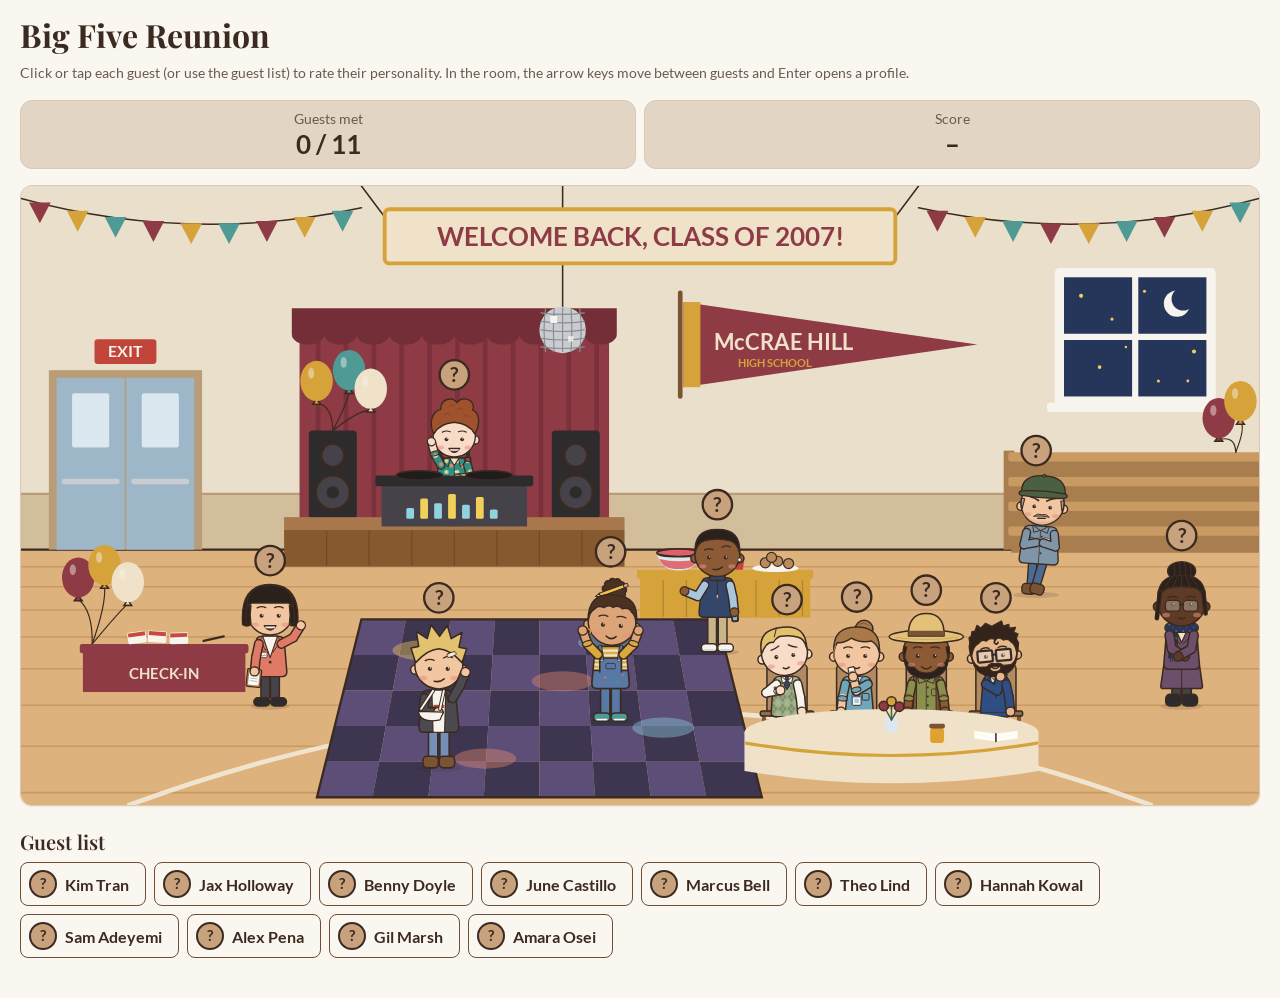
<file: unit-4/big-five-reunion/index.html>
<!DOCTYPE html>
<html lang="en">
<head>
<meta charset="utf-8">
<meta name="viewport" content="width=device-width, initial-scale=1">
<title>Big Five Reunion</title>
<link rel="preconnect" href="https://fonts.googleapis.com">
<link rel="preconnect" href="https://fonts.gstatic.com" crossorigin>
<link href="https://fonts.googleapis.com/css2?family=Lato:wght@400;700&family=Playfair+Display:wght@600;700&display=swap" rel="stylesheet">
<link rel="stylesheet" href="../../shared/theme.css">
<link rel="stylesheet" href="style.css">
<script src="guests.js" defer></script>
<script src="script.js" defer></script>
</head>
<body>
<main class="wide">
  <h1>Big Five Reunion</h1>
  <p class="hint">Click or tap each guest (or use the guest list) to rate their personality. In the room, the arrow keys move between guests and Enter opens a profile.</p>

  <div class="stats" id="stats">
    <div class="stat"><span>Guests met</span><strong id="statMet">0 / 11</strong></div>
    <div class="stat"><span>Score</span><strong id="statScore">–</strong></div>
  </div>

  <div class="room-wrap">
    <svg id="room" class="room" viewBox="0 0 1600 800" role="group" aria-label="The reunion in the school gym"></svg>
  </div>

  <h2 id="listTitle">Guest list</h2>
  <ul class="guest-list" id="guestList" aria-labelledby="listTitle"></ul>

  <div class="row dev-bar" id="devBar" hidden>
    <button class="btn ghost" type="button" id="devRateAll">Rate everyone (dev)</button>
    <button class="btn ghost" type="button" id="devClear">Clear ratings (dev)</button>
  </div>

  <dialog id="profile" class="profile" aria-labelledby="pfName">
    <div class="pf-head">
      <h2 id="pfName">Guest</h2>
      <button class="btn ghost" type="button" id="pfClose">Close</button>
    </div>
    <p class="pf-job" id="pfJob"></p>
    <p class="hint">The profile, sliders and scoring come in the next step.</p>
    <div class="row" id="pfDev" hidden>
      <button class="btn alt" type="button" id="pfMark">Mark as rated (dev)</button>
    </div>
  </dialog>

  <section id="gallery" class="gal-controls" hidden>
    <h2>Guest gallery (dev)</h2>
    <p class="hint">Every guest in every pose. Body and Arms apply to all guests.</p>
    <div class="row" role="group" aria-label="Body">
      <span class="lbl">Body</span>
      <button class="btn ghost" type="button" data-base="stand" aria-pressed="true">Stand</button>
      <button class="btn ghost" type="button" data-base="sit" aria-pressed="false">Sit</button>
      <button class="btn ghost" type="button" data-base="lean" aria-pressed="false">Lean</button>
    </div>
    <div class="row" role="group" aria-label="Arms">
      <span class="lbl">Arms</span>
      <button class="btn ghost" type="button" data-pose="idle" aria-pressed="true">Idle</button>
      <button class="btn ghost" type="button" data-pose="wave" aria-pressed="false">Wave</button>
      <button class="btn ghost" type="button" data-pose="shrug" aria-pressed="false">Shrug</button>
      <button class="btn ghost" type="button" data-pose="cheer" aria-pressed="false">Cheer</button>
      <button class="btn ghost" type="button" data-pose="cross" aria-pressed="false">Cross</button>
    </div>
    <div class="row">
      <label><input type="checkbox" id="galAnim" checked> Animate</label>
    </div>
    <div class="gal" id="gal" data-base="stand"></div>
  </section>
</main>
</body>
</html>
</file>
<file: shared/theme.css>
/* ==========================================================
   AP Psych Lab — shared theme
   Link from an interactive's folder with:
   <link rel="stylesheet" href="../../shared/theme.css">
   Styles for one interactive go in its own style.css.

   Fonts are served from shared/fonts/ (rules just below), so pages need no font links.
   Light and dark: every token has a light value (:root) and a dark value ([data-theme="dark"]).
   shared/theme-init.js sets <html data-theme> before the page paints; shared/ui.js runs the
   switch. A container with data-theme="light" or "dark" shows that mode inside it.
   ========================================================== */

/* ---------- Fonts (SIL Open Font License: shared/fonts/OFL.txt) ---------- */
@font-face {
  font-family: 'Lato';
  font-style: normal;
  font-weight: 400;
  font-display: swap;
  src: url(fonts/lato-latin-400-normal.woff2) format('woff2');
  unicode-range: U+0000-00FF, U+0131, U+0152-0153, U+02BB-02BC, U+02C6, U+02DA, U+02DC, U+0304, U+0308, U+0329, U+2000-206F, U+20AC, U+2122, U+2191, U+2193, U+2212, U+2215, U+FEFF, U+FFFD;
}
@font-face {
  font-family: 'Lato';
  font-style: normal;
  font-weight: 700;
  font-display: swap;
  src: url(fonts/lato-latin-700-normal.woff2) format('woff2');
  unicode-range: U+0000-00FF, U+0131, U+0152-0153, U+02BB-02BC, U+02C6, U+02DA, U+02DC, U+0304, U+0308, U+0329, U+2000-206F, U+20AC, U+2122, U+2191, U+2193, U+2212, U+2215, U+FEFF, U+FFFD;
}
@font-face {
  font-family: 'Playfair Display';
  font-style: normal;
  font-weight: 600;
  font-display: swap;
  src: url(fonts/playfair-display-latin-600-normal.woff2) format('woff2');
  unicode-range: U+0000-00FF, U+0131, U+0152-0153, U+02BB-02BC, U+02C6, U+02DA, U+02DC, U+0304, U+0308, U+0329, U+2000-206F, U+20AC, U+2122, U+2191, U+2193, U+2212, U+2215, U+FEFF, U+FFFD;
}
@font-face {
  font-family: 'Playfair Display';
  font-style: normal;
  font-weight: 700;
  font-display: swap;
  src: url(fonts/playfair-display-latin-700-normal.woff2) format('woff2');
  unicode-range: U+0000-00FF, U+0131, U+0152-0153, U+02BB-02BC, U+02C6, U+02DA, U+02DC, U+0304, U+0308, U+0329, U+2000-206F, U+20AC, U+2122, U+2191, U+2193, U+2212, U+2215, U+FEFF, U+FFFD;
}
/* The site name only: cut down to the letters of "AP Psych Lab" (regenerate if the name changes) */
@font-face {
  font-family: 'Fraunces';
  font-style: normal;
  font-weight: 600;
  font-display: swap;
  src: url(fonts/fraunces-600-sitename.woff2) format('woff2');
}

/* ---------- Tokens: light (also used for printing) ---------- */
:root, [data-theme="light"] {
  color-scheme: light;

  /* Core palette */
  --bg: #FAF6F0;         /* page background */
  --bg-alt: #EFE6DA;     /* alternate sections, panels */
  --card: #E3D5C3;       /* cards, tiles, footer */
  --heading: #3B2A20;    /* headings */
  --text: #5A4636;       /* body text */
  --muted: #6B5B4E;      /* captions, helper text */
  --btn: #6F4E37;        /* primary button (text: --bg) */
  --btn-hover: #5A3E2B;  /* primary hover */
  --btn2: #C8A27C;       /* secondary button (text: --heading) */
  --link: #7D5536;       /* links */
  --accent: #B9835A;     /* highlights, badges */
  --sage: #A9B49A;       /* soft accent, positive/correct */
  --error: #974437;      /* wrong answers, warnings */
  --border: #D9C9B6;     /* borders, dividers */

  /* Secondary accents: only when the main accents run out */
  --blue: #6F8FA6;
  --plum: #8C6B80;
  --honey: #D1A64A;
  --teal: #5E8C86;

  /* Small text on an accent fill (--accent, --sage, --honey, --blue, --plum, --teal):
     dark in both modes, because the accents are light fills in dark mode */
  --on-accent: #20160F;

  /* Site bar, home banner, node network, card image placeholder */
  --sitebar: #2B2724;
  --sitebar-text: #F5F1EC;
  --sitebar-line: rgba(245, 241, 236, .24);
  --psi: #D4AE84;
  --banner: #3D3733;
  --banner-text: #FAF6F0;
  --banner-sub: #E8DFD4;
  --net-line: rgba(232, 223, 212, .22);
  --net-a: #C8A27C;
  --net-b: #A9B49A;
  --net-c: #6B5F57;
  --ph1: #EFE6DA;
  --ph2: #E9DFD1;
  --ph-icon: #B5A08A;

  /* Shadows */
  --shadow: 0 1px 2px rgba(0, 0, 0, .06);
  --shadow-pop: 0 8px 24px rgba(59, 42, 32, .18);  /* popovers and modals */
  --shadow-hover: 0 6px 16px rgba(59, 42, 32, .14);  /* a card link under the pointer */
  --scrim: rgba(59, 42, 32, .45);                  /* behind a modal */
}

/* ---------- Tokens: dark ---------- */
[data-theme="dark"] {
  color-scheme: dark;

  --bg: #1D2027;
  --bg-alt: #24282F;
  --card: #2C3039;
  --heading: #F0F1F4;
  --text: #CACDD4;
  --muted: #A2A7B2;
  --btn: #B2BCD3;
  --btn-hover: #C8D0E2;
  --btn2: #495061;
  --link: #ABBDEA;
  --accent: #C9A27A;
  --sage: #9DB58C;
  --error: #E8917F;
  --border: #3C414B;

  --blue: #8FB2D3;
  --plum: #C7A0BC;
  --honey: #D9B45E;
  --teal: #7FBAB1;

  --on-accent: #1D2027;

  --sitebar: #111317;
  --sitebar-text: #ECEEF2;
  --sitebar-line: rgba(236, 238, 242, .16);
  --psi: #D4AE84;
  --banner: #16181D;
  --banner-text: #F1F2F5;
  --banner-sub: #CACDD4;
  --net-line: rgba(205, 210, 222, .15);
  --net-a: #98A2BE;
  --net-b: #C9A27A;
  --net-c: #3C414B;
  --ph1: #252930;
  --ph2: #2B2F38;
  --ph-icon: #5D6270;

  --shadow: 0 1px 2px rgba(0, 0, 0, .3);
  --shadow-pop: 0 8px 24px rgba(0, 0, 0, .5);
  --shadow-hover: 0 6px 16px rgba(0, 0, 0, .45);
  --scrim: rgba(8, 9, 12, .6);
}

/* ---------- Tokens: sizes and fonts (same in both modes) ---------- */
:root {
  /* Page widths: main, the site bar, the title bar and the footer all read these */
  --w-column: 900px;
  --w-wide: 1400px;
  --h-sitebar: 48px;
  --radius-card: 12px;
  --radius-btn: 8px;
  --font-heading: 'Playfair Display', Georgia, 'Times New Roman', serif;
  --font-body: 'Lato', system-ui, -apple-system, 'Segoe UI', Roboto, Arial, sans-serif;
  --font-site: 'Fraunces', Georgia, 'Times New Roman', serif;  /* the site name only */
}

/* ---------- Base ---------- */
*, *::before, *::after { box-sizing: border-box; }

body {
  margin: 0;
  background: var(--bg);
  color: var(--text);
  font: 400 1rem/1.5 var(--font-body);
}

main {
  max-width: var(--w-column);
  margin: 0 auto;
  padding: 16px 20px 24px;
}
/* Wide pages for side-by-side layouts: <main class="wide"> */
main.wide { max-width: var(--w-wide); }

h1, h2, h3 {
  font-family: var(--font-heading);
  color: var(--heading);
  margin: 24px 0 8px;
  line-height: 1.2;
}
/* No space above a heading that starts the page, a card, or a section */
:is(h1, h2, h3):first-child { margin-top: 0; }
h1 { font-size: 2rem; font-weight: 700; }
h2 { font-size: 1.25rem; font-weight: 600; }
h3 { font-size: 1.1rem; font-weight: 600; }

a { color: var(--link); }

/* Helper text under a heading, captions, control hints */
.hint {
  color: var(--muted);
  font-size: .9rem;
  margin: 8px 0 16px;
}

/* ---------- Surfaces ---------- */
.card {
  background: var(--card);
  border: 1px solid var(--border);
  border-radius: var(--radius-card);
  padding: 16px;
  box-shadow: var(--shadow);
}

/* ---------- Buttons ---------- */
/* .btn = primary, .btn.alt = secondary, .btn.ghost = outline */
.btn {
  min-height: 44px;
  padding: 0 20px;
  border-radius: var(--radius-btn);
  border: 1px solid transparent;
  font: 700 1rem var(--font-body);
  cursor: pointer;
  background: var(--btn);
  color: var(--bg);
  transition: background-color .15s, transform .1s;
}
.btn:hover { background: var(--btn-hover); }
.btn:active { transform: scale(.97); }

.btn.alt { background: var(--btn2); color: var(--heading); }
.btn.alt:hover { background: var(--btn2); filter: brightness(.95); }
[data-theme="dark"] .btn.alt:hover { filter: brightness(1.2); }

.btn.ghost { background: transparent; color: var(--heading); border-color: var(--btn); }
.btn.ghost:hover { background: var(--bg-alt); }

.btn:disabled { opacity: .5; cursor: default; transform: none; }

/* Centered row of buttons/controls */
.row {
  display: flex;
  flex-wrap: wrap;
  gap: 8px;
  justify-content: center;
  align-items: center;
  margin-bottom: 16px;
}

/* ---------- Two-column layout ---------- */
/* <div class="split"><div>main area</div><aside class="side">side panel</aside></div>
   2:1 columns when there's room (1000px+); stacks top-to-bottom on narrower screens.
   The side panel stays in view while the page scrolls. */
.split {
  display: grid;
  gap: 16px;
  align-items: start;
  margin-bottom: 16px;
}
.split > * { min-width: 0; }
@media (min-width: 1000px) {
  .split { grid-template-columns: minmax(0, 2fr) minmax(0, 1fr); }
  .split > .side { position: sticky; top: 16px; }
}

/* ---------- Stat tiles ---------- */
/* <div class="stats"><div class="stat"><span>Label</span><strong>0</strong></div>…</div> */
.stats {
  display: grid;
  grid-template-columns: repeat(auto-fit, minmax(96px, 1fr));
  gap: 8px;
  margin-bottom: 16px;
}
.stat {
  background: var(--card);
  border: 1px solid var(--border);
  border-radius: var(--radius-card);
  padding: 8px;
  text-align: center;
}
.stat span {
  display: block;
  font-size: .85rem;
  color: var(--muted);
}
.stat strong {
  display: block;
  font-size: 1.6rem;
  line-height: 1.2;
  color: var(--heading);
  font-variant-numeric: lining-nums tabular-nums;
}

/* ---------- Site bar ---------- */
/* The first thing in <body> on every page: <nav class="sitebar" aria-label="Site"></nav>
   (add class "wide" when <main> is wide). shared/ui.js fills it: a skip link, the home link
   (left out on the home page, whose placeholder has data-home), and on the right the course menu
   (label.sb-course > select.sb-select; only while 2+ courses are offered) and the light/dark
   switch. The empty placeholder already has its height and color, so nothing shifts. */
.sitebar {
  min-height: var(--h-sitebar);
  background: var(--sitebar);
  color: var(--sitebar-text);
  border-bottom: 1px solid var(--sitebar-line);
}
.sitebar-inner {
  position: relative;
  max-width: var(--w-column);
  min-height: calc(var(--h-sitebar) - 1px);
  margin: 0 auto;
  padding: 0 20px;
  display: flex;
  align-items: center;
  gap: 12px;
}
.sitebar.wide .sitebar-inner { max-width: var(--w-wide); }
.sb-home {
  display: inline-flex;
  align-items: center;
  gap: 8px;
  min-height: 44px;
  color: var(--sitebar-text);
  text-decoration: none;
}
.sb-home:hover .sb-name { text-decoration: underline; text-underline-offset: 4px; }
.sb-psi { width: 17px; height: 20px; flex: none; color: var(--psi); }
.sb-name { font: 600 18px/1 var(--font-site); white-space: nowrap; }
.sb-tools { margin-left: auto; display: flex; align-items: center; gap: 8px; }
/* Course menu: "Course" shows from 760px; below that it is read to screen readers only */
.sb-course { display: inline-flex; align-items: center; gap: 8px; font-size: 14px; font-weight: 700; color: var(--sitebar-text); }
.sb-select {
  height: 36px;
  padding: 0 8px;
  border: 1px solid var(--sitebar-line);
  border-radius: 6px;
  background: var(--sitebar);
  color: var(--sitebar-text);
  font: inherit;
  cursor: pointer;
}
.sb-select:hover { background: var(--sitebar-line); }
.sb-select option { background: var(--sitebar); color: var(--sitebar-text); }
@media (max-width: 759px) {
  .sb-course-label { position: absolute; width: 1px; height: 1px; overflow: hidden; clip: rect(0 0 0 0); white-space: nowrap; }
}
.sitebar .icon-btn { width: 40px; height: 40px; border-color: var(--sitebar-line); color: var(--sitebar-text); }
.sitebar .icon-btn:hover { background: var(--sitebar-line); }
.sitebar :focus-visible { outline-color: var(--sitebar-text); }
/* "Skip to activity": hidden until it has keyboard focus */
.sb-skip {
  position: absolute;
  left: 12px;
  top: 4px;
  z-index: 50;
  padding: 8px 16px;
  border-radius: var(--radius-btn);
  background: var(--bg);
  color: var(--heading);
  font-weight: 700;
  transform: translateY(-200%);
}
.sb-skip:focus { transform: none; }
main:focus { outline: none; }  /* the skip link's target (tabindex="-1") */

/* ---------- Title bar ---------- */
/* Every interactive page starts with the shared title bar; shared/ui.js adds the ⓘ button and
   its popover, and the sound and settings icons. Markup and options: see the top of shared/ui.js.
   <header class="topbar"> lines up with <main> (--w-column); <header class="topbar wide"> with
   <main class="wide"> (--w-wide). */
.topbar {
  background: var(--bg-alt);
  border-bottom: 1px solid var(--border);
}
.topbar-inner {
  max-width: var(--w-column);
  margin: 0 auto;
  padding: 8px 20px;
  display: grid;
  grid-template-columns: 1fr auto 1fr;
  grid-template-areas: "brand modes tools";
  align-items: center;
  gap: 8px 16px;
}
.topbar.wide .topbar-inner { max-width: var(--w-wide); }
.topbar .brand { grid-area: brand; display: flex; align-items: center; gap: 8px; min-width: 0; position: relative; }
.topbar h1, .topbar .title { margin: 0; font: 700 1.6rem/1.2 var(--font-heading); color: var(--heading); }
.topbar .tools { grid-area: tools; justify-self: end; display: flex; gap: 8px; position: relative; }

/* Mode switch (only for interactives with more than one mode): pill buttons with aria-pressed */
.topbar .modes {
  grid-area: modes;
  display: flex;
  gap: 3px;
  padding: 3px;
  background: var(--bg);
  border: 1px solid var(--border);
  border-radius: 10px;
}
.mode {
  min-height: 40px;
  padding: 0 18px;
  border: 0;
  border-radius: var(--radius-btn);
  background: transparent;
  color: var(--heading);
  font: 700 1rem var(--font-body);
  cursor: pointer;
}
.mode:hover { background: var(--bg-alt); }
.mode[aria-pressed="true"] { background: var(--btn); color: var(--bg); }

@media (max-width: 760px) {
  .topbar-inner { grid-template-columns: 1fr auto; grid-template-areas: "brand tools" "modes modes"; }
  .mode { flex: 1 1 0; padding: 0 8px; }
  .mode-extra { display: none; }  /* e.g. Timed<span class="mode-extra"> (90 s)</span> */
}
@media (max-width: 420px) {
  .topbar h1, .topbar .title { font-size: 1.35rem; }
}

/* ---------- Icon buttons ---------- */
/* <button class="icon-btn" aria-label="Restart this puzzle" title="Restart this puzzle"><svg …></button>
   44px square; pressed (aria-pressed) and open (aria-expanded) states are filled. */
.icon-btn {
  width: 44px;
  height: 44px;
  flex: none;
  display: inline-flex;
  align-items: center;
  justify-content: center;
  padding: 0;
  border: 1px solid var(--btn);
  border-radius: var(--radius-btn);
  background: transparent;
  color: var(--heading);
  cursor: pointer;
  transition: background-color .15s, transform .1s;
}
.icon-btn:hover { background: var(--card); }
.icon-btn:active { transform: scale(.97); }
.icon-btn[aria-expanded="true"] { background: var(--btn); color: var(--bg); }
.icon-btn svg {
  width: 22px;
  height: 22px;
  fill: none;
  stroke: currentColor;
  stroke-width: 2;
  stroke-linecap: round;
  stroke-linejoin: round;
}
/* A small round ⓘ next to the page title */
.icon-btn.info { width: 32px; height: 32px; border-radius: 50%; border-color: var(--border); }
.icon-btn.info svg { width: 20px; height: 20px; }
/* The sound icon shows waves when on and an X when off */
.icon-btn .snd-off { display: none; }
.icon-btn[aria-pressed="false"] .snd-on { display: none; }
.icon-btn[aria-pressed="false"] .snd-off { display: inline; }

/* ---------- Segmented control ---------- */
/* <div class="segmented" role="group" aria-label="Difficulty"><button aria-pressed="true">Easy</button>…</div>
   One bordered strip; the chosen part is filled. */
.segmented {
  display: flex;
  border: 1px solid var(--btn);
  border-radius: var(--radius-btn);
  overflow: hidden;
  margin-bottom: 8px;
}
.segmented button {
  flex: 1 1 0;
  min-height: 44px;
  padding: 0 8px;
  border: 0;
  border-left: 1px solid var(--btn);
  background: transparent;
  color: var(--heading);
  font: 700 1rem var(--font-body);
  cursor: pointer;
}
.segmented button:first-child { border-left: 0; }
.segmented button:hover { background: var(--bg-alt); }
.segmented button[aria-pressed="true"] { background: var(--btn); color: var(--bg); }
.segmented button:focus-visible { outline-offset: -5px; }

/* ---------- Popovers ---------- */
/* A small panel under the button that opens it (aria-controls + aria-expanded). Under the
   title (ⓘ) it opens to the right; under the tools it opens to the left. */
.popover {
  position: absolute;
  top: calc(100% + 8px);
  left: 0;
  z-index: 20;
  width: 340px;
  max-width: calc(100vw - 40px);
  max-height: calc(100vh - 120px);
  overflow-y: auto;
  padding: 16px;
  background: var(--bg);
  border: 1px solid var(--border);
  border-radius: var(--radius-card);
  box-shadow: var(--shadow-pop);
  text-align: left;
}
.tools .popover { left: auto; right: 0; width: 300px; }
.popover > :first-child { margin-top: 0; }
.popover > :last-child { margin-bottom: 0; }
.popover h2 { font-size: 1.1rem; }
.popover h3 { font-family: var(--font-body); font-size: .95rem; font-weight: 700; margin: 16px 0 4px; }
.popover p, .popover ul { margin: 0 0 8px; }
.popover ul { padding-left: 20px; }

/* ⓘ popover contents (built by ui.js) */
.info-topic { font-size: .9rem; }

/* ---------- Modals ---------- */
/* <dialog class="modal" id="rules" aria-labelledby="rulesTitle">
     <div class="modal-head"><h2 id="rulesTitle">Rules</h2><button class="icon-btn" data-ui="close" aria-label="Close">…</button></div>
     <div class="modal-body">…</div>
   </dialog>
   Open with APPSYCH_UI.openModal('rules') or a button with data-modal="rules".
   Buttons at the end of a modal: <div class="row modal-actions"> (the action first).
   .modal.confirm is the narrower confirm dialog that APPSYCH_UI.confirm builds. */
.modal {
  width: min(640px, calc(100vw - 32px));
  max-height: calc(100vh - 32px);
  padding: 0;
  border: 1px solid var(--border);
  border-radius: var(--radius-card);
  background: var(--bg);
  color: var(--text);
  box-shadow: var(--shadow-pop);
}
.modal::backdrop { background: var(--scrim); }
.modal.wide { width: min(1000px, calc(100vw - 32px)); }
.modal-head {
  display: flex;
  align-items: center;
  justify-content: space-between;
  gap: 16px;
  padding: 16px 16px 0;
}
.modal-head h2 { margin: 0; }
.modal-body { padding: 16px; }
.modal-body > :last-child { margin-bottom: 0; }
.modal-actions { justify-content: flex-start; margin-bottom: 0; }
.modal.confirm { width: min(480px, calc(100vw - 32px)); }

/* ---------- Full screen ---------- */
/* <button class="icon-btn" data-ui="fullscreen"> in the title bar's tools (Stage and Column only).
   Whole page (the default): the title bar stays and the --w-wide limit is lifted.
   Card mode (data-target="<id>"): that element fills the screen; ui.js adds .fs-target to it
   and a corner exit button (.fs-exit). The activity's own :fullscreen rules decide how it grows. */
:root:fullscreen { --w-wide: none; }
:root:-webkit-full-screen { --w-wide: none; }
.fs-target:fullscreen { background: var(--bg); color: var(--text); overflow: auto; }
.fs-target:-webkit-full-screen { background: var(--bg); color: var(--text); overflow: auto; width: 100%; height: 100%; }
.fs-target::backdrop { background: var(--bg); }
.fs-exit { position: absolute; top: 8px; right: 8px; z-index: 30; background: var(--bg); }
.fs-exit:hover { background: var(--card); }

/* ---------- Print ---------- */
/* Printing always uses the light colors (ui.js switches to light for the print); no site bar. */
@media print {
  .sitebar, .fs-exit { display: none !important; }
  /* No fades: the page switches to light just before printing */
  *, *::before, *::after { transition: none !important; animation: none !important; }
}

/* ---------- Accessibility ---------- */
/* Visually hidden text for screen readers (live regions, labels) */
.sr-only {
  position: absolute;
  width: 1px;
  height: 1px;
  margin: -1px;
  padding: 0;
  overflow: hidden;
  clip: rect(0 0 0 0);
  white-space: nowrap;
  border: 0;
}

:is(a, button, input, select, textarea, summary, [tabindex]):focus-visible {
  outline: 3px solid var(--heading);
  outline-offset: 3px;
}

[hidden] { display: none !important; }

@media (prefers-reduced-motion: reduce) {
  .btn, .icon-btn { transition: none; }
  .btn:active, .icon-btn:active { transform: none; }
}

/* ---------- Small screens ---------- */
@media (max-width: 420px) {
  h1 { font-size: 1.6rem; }
}
</file>
<file: shared/site.css>
/* ==========================================================
   AP Psych Lab — home page and 404 page (loaded after theme.css)
   Banner, unit sidebar and its phone menu, activity cards, the "Review this unit" row, the
   first-visit course question and the footer. Colors are theme.css tokens only.
   Contents line up with the site bar: max-width --w-wide (the footer: --w-column unless "wide"),
   20px side padding.
   ========================================================== */

/* ---------- Banner ---------- */
.banner {
  position: relative;
  overflow: hidden;
  background: var(--banner);
}
.banner-inner {
  position: relative;
  max-width: var(--w-wide);
  margin: 0 auto;
  padding: 32px 20px;
  display: flex;
  align-items: center;
  gap: 20px;
}
.banner-psi {
  flex: none;
  display: block;
  width: 75px;
  height: 90px;
  color: var(--psi);
  fill: none;
  stroke: currentColor;
  stroke-width: 11;
}
.banner-text { display: flex; flex-direction: column; gap: 8px; min-width: 0; }
.banner h1 {
  margin: 0;
  font: 600 52px/1.05 var(--font-site);
  color: var(--banner-text);
}
.banner p { margin: 0; font-size: 19px; line-height: 1.4; color: var(--banner-sub); }
/* The node network: background art on the right, faded toward the title, clipped by the band */
.banner-net {
  position: absolute;
  top: 50%;
  right: -24px;
  width: 700px;
  height: 220px;
  transform: translateY(-50%);
  pointer-events: none;
  -webkit-mask-image: linear-gradient(to right, transparent, #000 45%);
  mask-image: linear-gradient(to right, transparent, #000 45%);
}
.banner-net .net-lines { stroke: var(--net-line); stroke-width: 2; }
.banner-net .na { fill: var(--net-a); }
.banner-net .nb { fill: var(--net-b); }
.banner-net .nc { fill: var(--net-c); }
@media (max-width: 759px) {
  .banner-inner { padding: 20px; gap: 12px; }
  .banner-psi { width: 56px; height: 67px; }
  .banner-text { gap: 6px; }
  .banner h1 { font-size: 32px; line-height: 1.1; }
  .banner p { font-size: 15px; }
  .banner-net {
    right: -200px;
    width: 420px;
    height: 132px;
    -webkit-mask-image: linear-gradient(to right, transparent 25%, #000 70%);
    mask-image: linear-gradient(to right, transparent 25%, #000 70%);
  }
}

/* ---------- Layout: unit sidebar + cards ---------- */
.home {
  max-width: var(--w-wide);
  margin: 0 auto;
  padding: 32px 20px 48px;
  display: grid;
  grid-template-columns: 280px minmax(0, 1fr);
  gap: 32px;
  align-items: start;
}
.home-main { max-width: none; margin: 0; padding: 0; min-width: 0; }
.home-main > :first-child { margin-top: 0; }

/* Sidebar */
.units {
  position: sticky;
  top: 16px;
  max-height: calc(100vh - 32px);
  overflow-y: auto;
  display: flex;
  flex-direction: column;
  gap: 2px;
  padding: 8px;
  background: var(--bg-alt);
  border: 1px solid var(--border);
  border-radius: var(--radius-card);
}
.unit-btn {
  display: flex;
  align-items: center;
  gap: 10px;
  width: 100%;
  min-height: 44px;
  padding: 8px 12px;
  border: 0;
  border-radius: var(--radius-btn);
  background: transparent;
  color: var(--heading);
  font: 400 15px/1.3 var(--font-body);
  text-align: left;
  cursor: pointer;
}
.unit-btn:hover { background: var(--card); }
.unit-btn[aria-pressed="true"] { background: var(--btn); color: var(--bg); }
.unit-btn:focus-visible { outline-offset: 0; }
.unit-letter {
  flex: 0 0 26px;
  height: 26px;
  display: inline-flex;
  align-items: center;
  justify-content: center;
  border-radius: 999px;
  background: var(--bg);
  color: var(--heading);
  border: 1px solid var(--btn2);
  font-size: 13px;
  font-weight: 700;
}
.unit-btn svg {
  flex: 0 0 26px;
  width: 26px;
  height: 26px;
  fill: none;
  stroke: currentColor;
  stroke-width: 2;
  stroke-linecap: round;
  stroke-linejoin: round;
}
.unit-name { flex: 1 1 auto; }
.unit-count { font-size: 13px; font-weight: 700; font-variant-numeric: lining-nums tabular-nums; }

/* Phone and tablet: the sidebar becomes a menu above the cards */
.unit-pick { background: var(--bg-alt); border-bottom: 1px solid var(--border); }
.unit-pick-inner {
  max-width: var(--w-wide);
  margin: 0 auto;
  padding: 16px 20px;
  display: flex;
  flex-direction: column;
  gap: 6px;
}
.unit-pick label { font-size: 14px; font-weight: 700; color: var(--heading); }
.unit-pick select {
  min-height: 48px;
  max-width: 480px;
  padding: 0 12px;
  border: 1px solid var(--btn);
  border-radius: var(--radius-btn);
  background: var(--bg);
  color: var(--heading);
  font: 400 16px var(--font-body);
}
@media (min-width: 1000px) {
  .unit-pick { display: none; }
}
@media (max-width: 999px) {
  .home { grid-template-columns: minmax(0, 1fr); padding-top: 24px; }
  .units { display: none; }
}

/* ---------- A view: heading, cards ---------- */
.view { display: flex; flex-direction: column; gap: 24px; }
.view-head h2 { margin: 0; font-size: 32px; font-weight: 700; line-height: 1.15; }
.view-head p { margin: 8px 0 0; font-size: 15px; line-height: 1.45; }
.view-head .eyebrow {
  margin: 0 0 4px;
  font-size: 13px;
  font-weight: 700;
  letter-spacing: .06em;
  text-transform: uppercase;
  color: var(--text);
}
@media (max-width: 759px) {
  .view-head h2 { font-size: 26px; }
}

.cards {
  list-style: none;
  margin: 0;
  padding: 0;
  display: grid;
  grid-template-columns: repeat(auto-fill, minmax(230px, 1fr));
  gap: 16px;
}
.act {
  display: flex;
  flex-direction: column;
  height: 100%;
  overflow: hidden;
  background: var(--card);
  border: 1px solid var(--border);
  border-radius: var(--radius-card);
  box-shadow: var(--shadow);
  color: var(--text);
  text-decoration: none;
  transition: border-color .15s, box-shadow .15s;
}
.act:hover { border-color: var(--btn); box-shadow: var(--shadow-hover); }
.act:hover h3 { text-decoration: underline; text-underline-offset: 3px; }
.act-img {
  aspect-ratio: 16 / 10;
  display: flex;
  align-items: center;
  justify-content: center;
  border-bottom: 1px solid var(--border);
  background: repeating-linear-gradient(135deg, var(--ph1) 0 12px, var(--ph2) 12px 24px);
  color: var(--ph-icon);
}
.act-img svg {
  width: 40px;
  height: 40px;
  fill: none;
  stroke: currentColor;
  stroke-width: 1.5;
  stroke-linecap: round;
  stroke-linejoin: round;
}
.act-img img { display: block; width: 100%; height: 100%; object-fit: cover; }
.act-body { display: flex; flex-direction: column; gap: 8px; padding: 12px 16px 16px; }
.act-body h3 { margin: 0; font-size: 19px; line-height: 1.25; }
.act-body p { margin: 0; font-size: 15px; line-height: 1.45; }
.act-tags { display: flex; flex-wrap: wrap; align-items: center; gap: 4px 8px; }
.badge {
  display: inline-flex;
  align-items: center;
  padding: 1px 8px;
  border-radius: 999px;
  background: var(--bg);
  border: 1px solid var(--btn2);
  color: var(--heading);
  font-size: 11px;
  font-weight: 700;
  letter-spacing: .04em;
  text-transform: uppercase;
}
.badge.unlisted { border-style: dashed; border-color: var(--error); }
.act-unit { font-size: 13px; font-weight: 700; color: var(--text); }

/* A unit with no activities yet */
.empty-note {
  padding: 20px;
  background: var(--bg);
  border: 1px dashed var(--btn2);
  border-radius: var(--radius-card);
}
.empty-note p { margin: 0; font-size: 15px; }
.empty-note p:first-child { font-weight: 700; color: var(--heading); }
.empty-note p + p { margin-top: 4px; }

/* "Review this unit": the topic-picker games with the unit's topics in the link */
.review-row {
  display: flex;
  flex-direction: column;
  gap: 12px;
  padding: 20px;
  background: var(--bg-alt);
  border: 1px solid var(--border);
  border-radius: var(--radius-card);
}
.review-row h3 { margin: 0; font-size: 20px; }
.review-row p { margin: 0; font-size: 15px; line-height: 1.45; }
.review-links { list-style: none; margin: 0; padding: 0; display: flex; flex-wrap: wrap; gap: 8px; }
.review-links a {
  display: inline-flex;
  align-items: center;
  min-height: 44px;
  padding: 0 16px;
  border-radius: var(--radius-btn);
  background: var(--btn2);
  color: var(--heading);
  font-size: 15px;
  font-weight: 700;
  text-decoration: none;
}
.review-links a:hover { box-shadow: inset 0 0 0 2px var(--btn); }

/* ---------- First-visit course question (under the site bar's course menu) ---------- */
.sitebar[data-home] .sb-tools { position: relative; }
.course-ask {
  position: absolute;
  top: calc(100% + 10px);
  right: 0;
  z-index: 30;
  width: 300px;
  max-width: calc(100vw - 40px);
  padding: 16px;
  background: var(--bg);
  color: var(--text);
  border: 1px solid var(--border);
  border-radius: var(--radius-card);
  box-shadow: var(--shadow-pop);
}
/* The arrow points up at the course menu */
.course-ask::before {
  content: "";
  position: absolute;
  top: -7px;
  right: var(--arrow-right, 72px);  /* set by site.js to point at the menu */
  width: 12px;
  height: 12px;
  background: var(--bg);
  border-left: 1px solid var(--border);
  border-top: 1px solid var(--border);
  transform: rotate(45deg);
}
.course-ask-head { display: flex; align-items: flex-start; justify-content: space-between; gap: 8px; }
.course-ask-title { margin: 6px 0 0; font: 600 1.1rem/1.2 var(--font-heading); color: var(--heading); }
.course-ask-text { margin: 4px 0 12px; font-size: .9rem; }
.course-ask .icon-btn { width: 36px; height: 36px; border-color: var(--border); color: var(--heading); }
.course-ask .icon-btn:hover { background: var(--card); }
.course-ask .icon-btn svg { width: 20px; height: 20px; }
.course-ask :focus-visible { outline-color: var(--heading); }
.course-ask-choices { display: flex; flex-wrap: wrap; gap: 8px; }
.course-ask-choices .btn { flex: 1 1 auto; padding: 0 12px; }

/* ---------- Footer (home page and 404) ---------- */
.site-footer { background: var(--card); border-top: 1px solid var(--border); }
.site-footer-inner { max-width: var(--w-column); margin: 0 auto; padding: 16px 20px; }
.site-footer.wide .site-footer-inner { max-width: var(--w-wide); }
.site-footer p { margin: 0; font-size: .95rem; }

/* ---------- 404 page ---------- */
.notfound { padding-top: 48px; padding-bottom: 64px; }
.notfound .btn { display: inline-flex; align-items: center; text-decoration: none; }

/* Sticky footer: short pages still end at the bottom of the window */
.page-fill { min-height: 100vh; display: flex; flex-direction: column; }
.page-fill > .home, .page-fill > main { flex: 1 0 auto; width: 100%; }

@media print {
  .banner-net, .unit-pick, .units, .course-ask { display: none !important; }
  .home { grid-template-columns: minmax(0, 1fr); }
}
@media (prefers-reduced-motion: reduce) {
  .act { transition: none; }
}
</file>
<file: memory-span/style.css>
/* Memory Span Test — demo-specific styles (theme comes from ../shared/theme.css) */

:root {
  /* Stimulus colors (true colors, stimuli only) */
  --stim-red: #B71C1C;    --stim-red-lit: #FF5252;
  --stim-green: #1B7A3A;  --stim-green-lit: #5CF28B;
  --stim-yellow: #B38F00; --stim-yellow-lit: #FFE23D;
  --stim-blue: #1749A8;   --stim-blue-lit: #5C9DFF;
}

#status {
  text-align: center;
  font-weight: 700;
  color: var(--heading);
  min-height: 1.6em;
  margin: 0 0 12px;
}

/* ---------- Pads ---------- */
.grid {
  display: grid;
  grid-template-columns: 1fr 1fr;
  gap: 8px;
  width: 100%;
  max-width: 480px;
  margin: 0 auto 16px;
}

.pad {
  position: relative;
  aspect-ratio: 1 / 1;
  width: 100%;
  border: 3px solid var(--border);
  cursor: pointer;
  touch-action: manipulation;
  display: flex;
  flex-direction: column;
  align-items: center;
  justify-content: center;
  gap: 8px;
  font: 700 1rem var(--font-body);
  transition: background-color .08s, box-shadow .08s, transform .08s;
}
.pad[data-c="0"] { border-radius: calc(100% - 14px) 14px 14px 14px; transform-origin: 100% 100%; padding: 18% 0 0 18%; }
.pad[data-c="1"] { border-radius: 14px calc(100% - 14px) 14px 14px; transform-origin: 0 100%;   padding: 18% 18% 0 0; }
.pad[data-c="2"] { border-radius: 14px 14px 14px calc(100% - 14px); transform-origin: 100% 0;   padding: 0 0 18% 18%; }
.pad[data-c="3"] { border-radius: 14px 14px calc(100% - 14px) 14px; transform-origin: 0 0;      padding: 0 18% 18% 0; }

.pad svg { width: 36px; height: 36px; fill: var(--bg); }
.pad .lbl { background: var(--bg); color: var(--heading); border-radius: 8px; padding: 0 12px; line-height: 28px; }

.pad[data-c="0"] { background: var(--stim-red); }    .pad[data-c="0"].lit { background: var(--stim-red-lit); }
.pad[data-c="1"] { background: var(--stim-green); }  .pad[data-c="1"].lit { background: var(--stim-green-lit); }
.pad[data-c="2"] { background: var(--stim-yellow); } .pad[data-c="2"].lit { background: var(--stim-yellow-lit); }
.pad[data-c="3"] { background: var(--stim-blue); }   .pad[data-c="3"].lit { background: var(--stim-blue-lit); }

.pad.lit { box-shadow: 0 0 0 4px var(--heading); transform: scale(1.03); }
.pad:disabled { cursor: default; }
.pad:not(:disabled):active { transform: scale(.97); }

/* ---------- Restart confirmation ---------- */
#confirm {
  background: var(--bg-alt);
  border: 1px solid var(--border);
  border-radius: var(--radius-card);
  padding: 12px;
  text-align: center;
  margin-bottom: 16px;
}
#confirm p { margin: 0 0 8px; color: var(--heading); }
#confirm .row { margin: 0; }

/* ---------- Game-over card ---------- */
#over { margin-bottom: 16px; }
#over .big {
  font: 700 3rem/1 var(--font-heading);
  color: var(--heading);
  font-variant-numeric: lining-nums tabular-nums;
}
#over .final { margin: 8px 0 0; }
#finalMsg { margin: 4px 0 12px; }
#over .hint { margin: 0; }

.seqrow { display: flex; flex-wrap: wrap; gap: 4px; margin: 4px 0 12px; }
.chip {
  width: 28px;
  height: 28px;
  border-radius: 6px;
  display: inline-flex;
  align-items: center;
  justify-content: center;
  font-weight: 700;
  font-size: .85rem;
  color: var(--bg);
  border: 2px solid transparent;
}
.chip.bad { border-color: var(--error); outline: 3px solid var(--error); outline-offset: 1px; }
.chip[data-c="0"] { background: var(--stim-red); }
.chip[data-c="1"] { background: var(--stim-green); }
.chip[data-c="2"] { background: var(--stim-yellow); }
.chip[data-c="3"] { background: var(--stim-blue); }

.tag { font-size: .9rem; color: var(--heading); font-weight: 700; margin: 0; }
.err { color: var(--error); font-weight: 700; }

@media (prefers-reduced-motion: reduce) {
  .pad { transition: none; }
  .pad.lit, .pad:not(:disabled):active { transform: none; }
  .pad.lit { filter: brightness(1.2); }
}

@media (max-width: 420px) {
  .pad svg { width: 28px; height: 28px; }
  .pad .lbl { padding: 0 8px; line-height: 24px; font-size: .9rem; }
}
</file>
<file: style-guide/style.css>
/* Style guide page — page-specific styles (theme comes from ../shared/theme.css) */

code {
  font: 400 .85em ui-monospace, 'Cascadia Mono', Consolas, Menlo, monospace;
  background: var(--bg-alt);
  border: 1px solid var(--border);
  border-radius: 4px;
  padding: 0 4px;
  color: var(--heading);
}

.toc { display: flex; flex-wrap: wrap; gap: 8px 16px; margin-bottom: 8px; }
.toc a { font-weight: 700; }

.sg { padding-top: 32px; border-top: 1px solid var(--border); margin-top: 32px; }
.sg > h2 { font-size: 1.5rem; margin-bottom: 8px; }
.sg h3 { margin: 24px 0 8px; }
.caption { color: var(--muted); font-size: .9rem; margin: 8px 0 0; }
.notes { margin: 8px 0 0; padding-left: 20px; }
.notes li { margin-bottom: 4px; }

/* ---------- Swatches ---------- */
.swatches { display: grid; grid-template-columns: repeat(auto-fill, minmax(160px, 1fr)); gap: 8px; }
.swatch {
  background: var(--card);
  border: 1px solid var(--border);
  border-radius: var(--radius-card);
  overflow: hidden;
}
.swatch .chip { display: block; height: 64px; border-bottom: 1px solid var(--border); }
.swatch .info { padding: 8px; line-height: 1.35; }
.swatch .hex { display: block; font-size: .85rem; color: var(--heading); font-weight: 700; margin-top: 4px; }
.swatch .use { display: block; font-size: .85rem; color: var(--muted); }

/* ---------- Badges (text on fills) ---------- */
.badges { display: flex; flex-wrap: wrap; gap: 8px; }
.badge {
  display: inline-block;
  padding: 4px 12px;
  border-radius: 999px;
  font-weight: 700;
  font-size: .9rem;
  color: var(--on-accent);
  background: var(--accent);
}
.badge.on-dark { color: var(--bg); }
.badge[data-fill="btn"]   { background: var(--btn); }
.badge[data-fill="sage"]  { background: var(--sage); }
.badge[data-fill="btn2"]  { background: var(--btn2); }
.badge[data-fill="honey"] { background: var(--honey); }
.badge[data-fill="blue"]  { background: var(--blue); }
.badge[data-fill="error"] { background: var(--error); }

/* ---------- Typography specimens ---------- */
.specimens { display: grid; gap: 8px; }
.spec {
  display: grid;
  grid-template-columns: 1fr auto;
  align-items: center;
  gap: 4px 16px;
  padding: 12px 0;
  border-bottom: 1px dashed var(--border);
}
.spec > :first-child { grid-column: 1 / -1; margin: 0; }
.spec .meta { color: var(--muted); font-size: .85rem; justify-self: end; text-align: right; }
.spec code { justify-self: start; }
.body-sample { margin: 0; }

/* ---------- Labeled examples ---------- */
.labeled { display: flex; flex-direction: column; align-items: center; gap: 8px; min-width: 140px; }

.outline-demo { outline: 2px dashed var(--accent); outline-offset: 4px; border-radius: 4px; padding-top: 1px; }

.panel-demo {
  background: var(--bg-alt);
  border: 1px solid var(--border);
  border-radius: var(--radius-card);
  padding: 16px;
}
.panel-demo p { margin: 0; }

/* Always-on copy of the theme's focus outline, for display */
.show-focus { outline: 3px solid var(--heading); outline-offset: 3px; }

/* ---------- Spacing & radius ---------- */
.spacing { display: grid; gap: 8px; margin-top: 12px; }
.spacing div, .radii div { display: flex; align-items: center; gap: 12px; }
.bar { display: inline-block; height: 24px; background: var(--accent); border-radius: 2px; }
.radii { display: flex; flex-wrap: wrap; gap: 24px; }
.rbox { display: inline-block; width: 56px; height: 56px; background: var(--card); border: 1px solid var(--border); }

@media (max-width: 520px) {
  .spec { grid-template-columns: 1fr; }
  .spec .meta { justify-self: start; text-align: left; }
}

/* Title bar examples: framed, since they sit inside the page column */
.sg-bars { display: grid; gap: 16px; margin-bottom: 16px; }
.sg-bars .topbar { border: 1px solid var(--border); border-radius: var(--radius-card); }
.sg-seg { max-width: 360px; }

/* ---------- Both modes side by side ---------- */
/* A container with data-theme="light" or "dark" gets that mode's tokens (theme.css). */
.modes-pair { display: grid; grid-template-columns: repeat(auto-fit, minmax(260px, 1fr)); gap: 8px; }
.mode-pane {
  background: var(--bg);
  color: var(--text);
  border: 1px solid var(--border);
  border-radius: var(--radius-card);
  padding: 12px;
}
.pane-label { display: block; margin-bottom: 8px; font-size: .85rem; font-weight: 700; color: var(--muted); }
.badge.on-btn2 { color: var(--heading); }

/* Swatch chips: light value on the left, dark on the right */
.swatch .chip { display: grid; grid-template-columns: 1fr 1fr; }
.swatch .chip span { display: block; }
.swatch .hex { font-variant-numeric: tabular-nums; }

/* ---------- Color pairs ---------- */
.table-wrap { overflow-x: auto; }
.pairs { border-collapse: collapse; width: 100%; font-size: .95rem; font-variant-numeric: lining-nums tabular-nums; }
.pairs th, .pairs td { text-align: left; vertical-align: middle; padding: 6px 8px; border-bottom: 1px solid var(--border); }
.pairs thead th { color: var(--heading); }
.pairs td:first-child { min-width: 180px; }
.pair-cell { display: flex; align-items: center; gap: 8px; white-space: nowrap; }
.pair-sample {
  display: inline-flex;
  align-items: center;
  justify-content: center;
  min-width: 56px;
  height: 32px;
  padding: 0 8px;
  border-radius: 6px;
  font-weight: 700;
  font-size: .9rem;
}
.pair-sample.graphic { font-weight: 400; }
.pair-sample.graphic i { display: block; width: 28px; height: 14px; border-radius: 4px; border: 3px solid currentColor; }
.pairs td[data-theme] { background: var(--bg); color: var(--text); }
.pair-result { color: var(--heading); }
.pair-result.low { font-weight: 700; }

/* ---------- Typography ---------- */
.site-name-sample { margin: 0; font: 600 1.75rem/1.2 var(--font-site); color: var(--heading); }

/* ---------- Full-screen example (card mode) ---------- */
.sg-stage { text-align: center; }
.sg-stage-art {
  height: 120px;
  margin: 0 0 16px;
  border-radius: var(--radius-btn);
  background: repeating-linear-gradient(135deg, var(--ph1) 0 16px, var(--ph2) 16px 32px);
}
.sg-stage:fullscreen { display: flex; flex-direction: column; justify-content: center; padding: 48px; border: 0; border-radius: 0; }
.sg-stage:fullscreen .sg-stage-art { height: 60vh; }
/* The course menu example (a plain copy of the site bar's markup; ui.js doesn't fill it) */
.sg-sitebar-example { border-radius: var(--radius-card); margin-bottom: 24px; }
.sg-sitebar-example .sb-psi svg { width: 17px; height: 20px; display: block; }
.sg-sitebar-example .icon-btn { display: inline-flex; align-items: center; justify-content: center; }
</file>
<file: review/event-horizon/style.css>
/* Event Horizon — styles for this interactive (theme comes from ../../shared/theme.css) */

:root {
  /* ---------- Art palette ----------
     Ship, space and machine colors. script.js reads these once (as --eh-<name>) to draw the SVG;
     they are never used for page UI, which uses the site tokens. */
  /* Space and black hole */
  --eh-space: #070912; --eh-spacelit: #10153A; --eh-nebula1: #4A2D6B; --eh-nebula2: #1F3F66;
  --eh-star: #F4F1FF; --eh-starwarm: #FFE6B8; --eh-starcool: #BCD4FF;
  --eh-black: #000000; --eh-white: #FFFFFF;
  --eh-bhring: #FFF1D0; --eh-bhhot: #FFF7E2; --eh-bhdisk1: #FFE6A8; --eh-bhdisk2: #FFB44A; --eh-bhdisk3: #F2683A;
  --eh-bhdisk4: #B83A6A; --eh-bhdeep: #8E2430;
  /* Hull, wall tops and outlines */
  --eh-outline: #151826;
  --eh-hull: #E6D9C2; --eh-hulllit: #F6EEDF; --eh-hullline: #D3C4AA; --eh-hullrivet: #BFAE92;
  --eh-hullside: #C9B697;   /* the hull's side face (3/4 view) */
  --eh-hullrim: #FBF5EA;    /* light rim along the plates' outer edge */
  --eh-hullseam: #B2A185;   /* panel seams on the hull */
  --eh-wall: #EFE5D3; --eh-wallshade: #CDBB9C;
  --eh-armor: #2A2F42; --eh-armorlit: #3D4660; --eh-armordark: #1C2030;
  /* Floors and wall faces */
  --eh-floor: #2A3042; --eh-floorbg: #1E2331; --eh-floorlit: #333A4F; --eh-floorbolt: #3C445B;
  --eh-floor2: #252A3A; --eh-floor2bg: #1B1F2C; --eh-floor2lit: #2E3447;
  --eh-grate: #151925; --eh-gratelit: #39415A;
  --eh-face: #464F68; --eh-facelit: #6A7390; --eh-faceline: #3A4259;
  /* Metal */
  --eh-metal1: #8D97AE; --eh-metal2: #626B84; --eh-metal3: #454C61;
  --eh-metaldark1: #5A6279; --eh-metaldark2: #363C4F;
  --eh-steel: #7F8AA3; --eh-steelhi: #A9B2C7; --eh-pad: #30374A; --eh-padline: #3F475E; --eh-well: #11141E;
  /* Lights and screens */
  --eh-cyan: #5FE0FF; --eh-cyanhi: #9EEAFF; --eh-cyanpale: #BFF6FF; --eh-cyandeep: #3CC3FF; --eh-bluedeep: #1A6FD6;
  --eh-hullblue: #4FC3FF; --eh-screen: #0D2236; --eh-pink: #E0577A;
  --eh-red: #FF4B3A; --eh-redoff: #5A2A2A; --eh-green: #7EE08A;
  --eh-hazard: #E2B13F; --eh-hazarddark: #1A1D29; --eh-amber: #E9A23B;
  /* Props */
  --eh-crate: #8C6A43; --eh-cratelit: #A07A4E; --eh-cratedark: #6E5131; --eh-water: #3A8FB5; --eh-waterhi: #BDEFFF;
  --eh-leaf: #5FA552; --eh-leaflit: #94D27A; --eh-leafdark: #3B7443; --eh-soil: #5B4034; --eh-growlight: #E77BD6;
  /* Machines: thruster (cyan, above), life support (teal), reactor (amber), shield (violet), hyperdrive (magenta), B.F. 9000 (red) */
  --eh-o2: #4FD1C0; --eh-o2deep: #167A78; --eh-o2hi: #C8FFF6; --eh-glass: #18323C;
  --eh-rx1: #FFF4D6; --eh-rx2: #FFD36A; --eh-rx3: #FF9A2E; --eh-rx4: #B2501A;
  --eh-sh1: #E2D8FF; --eh-sh2: #A58CFF; --eh-sh3: #6A55E0; --eh-sh4: #2E2470;
  --eh-hd1: #FFE3F6; --eh-hd2: #FF7AD9; --eh-hd3: #C23FA8; --eh-hd4: #3A1438;
  --eh-eye1: #FFD0C4; --eh-eye2: #FF4B3A; --eh-eye3: #A3181B;
  /* Astronaut */
  --eh-suit: #F3EEE4; --eh-suitarm: #EFE9DD; --eh-suitleg: #D9D2C4; --eh-suitshade: #BDB4A4; --eh-helmet: #F7F3EA; --eh-pack: #8D97AE;
  --eh-visor1: #2D5C8A; --eh-visor2: #173252; --eh-visor3: #0F2038; --eh-visorhi: #BFE8FF;
  /* Failures and repairs: hot (broken) cores, alarm wash and beams, screen text when faulted, smoke, steam,
     sparks, the repair ring */
  --eh-hot1: #FFF3D6; --eh-hot2: #FFB35C; --eh-hot3: #FF5A2E;
  --eh-washred: #FF2A1F; --eh-faulttext: #FF9A8A;
  --eh-smoke: #9AA0B4; --eh-steam: #E8EEF6; --eh-spark: #FFD35A; --eh-sparkhi: #FFF1B0;
  --eh-mint: #A9F0C0;
  /* Test tools (?dev) */
  --eh-devfloor: #7EE08A; --eh-devdoor: #E2B13F;
  /* ---------- UI (not art) ---------- */
  --eh-scrim: rgba(7, 9, 18, .55);   /* behind the end card */
}

/* ---------- Page layout: the ship fills the window ---------- */
main.eh {
  display: flex;
  flex-direction: column;
  gap: 8px;
  height: 100vh;
  height: 100dvh;
  padding: 8px 12px 12px;
}
/* Title and hint on the left, the HUD on the right; the HUD wraps under the title on narrow screens */
.eh-top { display: flex; flex-wrap: wrap; align-items: center; justify-content: space-between; gap: 8px 16px; }
.eh-head { flex: 0 1 auto; min-width: 0; }
.eh-head h1 { font-size: 1.5rem; margin: 0; }
.eh-head .hint { margin: 0; }

/* ---------- HUD ---------- */
.eh-hud { display: flex; flex-wrap: wrap; gap: 6px; align-items: stretch; }
.eh-clock {
  position: relative;
  display: grid; grid-template-columns: auto auto; align-items: baseline; gap: 0 8px;
  min-width: 128px; padding: 4px 10px 6px;
  background: var(--card); border: 1px solid var(--border); border-radius: var(--radius-btn);
  color: var(--heading); overflow: hidden;
}
.eh-clock span { grid-column: 1 / -1; font-size: .75rem; line-height: 1.2; color: var(--text); }
.eh-clock strong { font-size: 1.3rem; line-height: 1.15; font-variant-numeric: lining-nums tabular-nums; }
.eh-clock em { font-style: normal; font-size: .75rem; font-weight: 700; color: var(--text); }
/* hyperdrive: a thin charge bar along the bottom */
.eh-bar { position: absolute; left: 0; right: 0; bottom: 0; height: 3px; background: var(--border); }
.eh-bar b { display: block; height: 100%; width: 0; background: var(--plum); }
/* event horizon: red while draining (with "▼ Draining", not color alone), sage briefly after a repair */
.eh-clock:is([data-mode="drain"], [data-mode="crossed"]) { background: var(--error); border-color: var(--error); }
.eh-clock:is([data-mode="drain"], [data-mode="crossed"]) :is(span, strong, em) { color: var(--bg); }
.eh-clock[data-mode="drain"] { animation: eh-drain 1s ease-in-out infinite alternate; }
.eh-clock[data-mode="drain"].is-low { animation-duration: .5s; }
.eh-clock[data-mode="bonus"] { background: var(--sage); border-color: var(--sage); }
.eh-clock[data-mode="bonus"] :is(span, em) { color: var(--heading); }
@keyframes eh-drain { from { box-shadow: 0 0 0 0 var(--error); } to { box-shadow: 0 0 0 3px var(--error); } }

.eh-systems { display: flex; flex-wrap: wrap; gap: 6px; margin: 0; padding: 0; list-style: none; }
.eh-sys {
  display: flex; align-items: center; gap: 6px; min-width: 112px; padding: 4px 10px 4px 8px;
  background: var(--card); border: 1px solid var(--border); border-radius: var(--radius-btn); color: var(--heading);
}
.eh-sys-txt { display: flex; flex-direction: column; line-height: 1.2; }
.eh-sys-name { font-size: .75rem; color: var(--text); }
.eh-sys-st { display: inline-flex; align-items: center; gap: 3px; font-size: .9rem; }
.eh-ico, .eh-ico-s { flex: none; fill: none; stroke: currentColor; stroke-width: 1.6; stroke-linecap: round; stroke-linejoin: round; }
.eh-ico { width: 20px; height: 20px; }
.eh-ico-s { width: 13px; height: 13px; stroke-width: 2; }
.eh-sys[data-state="ok"] { background: var(--sage); border-color: var(--sage); }
.eh-sys[data-state="broken"] { background: var(--error); border-color: var(--error); color: var(--bg); }
.eh-sys[data-state="broken"] .eh-sys-name { color: var(--bg); }
.eh-sys[data-state="repairing"] { background: var(--honey); border-color: var(--honey); }
.eh-sys[data-state="ok"] .eh-sys-name, .eh-sys[data-state="repairing"] .eh-sys-name { color: var(--heading); }

.eh-stage {
  position: relative;
  flex: 1 1 auto;
  min-height: 220px;
  border: 1px solid var(--border);
  border-radius: var(--radius-card);
  overflow: hidden;
  background: var(--eh-space);
  touch-action: none;
}
.eh-stage:focus-visible { outline: 3px solid var(--heading); outline-offset: 2px; }
/* Four stacked SVG layers (see script.js); each gets its own compositor layer so the static ship isn't repainted */
.eh-stage > svg { position: absolute; inset: 0; width: 100%; height: 100%; display: block; will-change: transform; }
.eh-svg text { font-family: var(--font-body); font-weight: 700; }

/* "Click the ship" reminder, hidden while the stage has keyboard focus */
.eh-focus {
  position: absolute; left: 50%; bottom: 8px; transform: translateX(-50%);
  margin: 0; padding: 4px 12px; white-space: nowrap;
  background: var(--bg); color: var(--heading);
  border: 1px solid var(--border); border-radius: 999px;
  font-size: .85rem; font-weight: 700; pointer-events: none;
}
.eh-stage:focus .eh-focus { display: none; }

/* ---------- Text on the ship (HTML overlay, placed by script.js) ---------- */
.eh-ui { position: absolute; inset: 0; pointer-events: none; overflow: hidden; }
.eh-prompt, .eh-toast { position: absolute; left: 0; top: 0; will-change: transform; }
.eh-prompt {
  display: flex; align-items: center; gap: 6px; padding: 3px 8px 3px 3px; white-space: nowrap;
  translate: -50% -100%;
  background: var(--bg); color: var(--heading); border: 2px solid var(--eh-outline); border-radius: 8px;
  font-size: .85rem; font-weight: 700; line-height: 1.2;
}
.eh-prompt[hidden] { display: none; }
.eh-prompt kbd {
  padding: 2px 6px; border-radius: 4px; background: var(--heading); color: var(--bg);
  font: 700 .7rem var(--font-body); letter-spacing: .04em; text-transform: uppercase;
}
.eh-toast { translate: -50% -100%; }
.eh-toast span {
  display: block; padding: 4px 12px; white-space: nowrap;
  background: var(--sage); color: var(--heading); border: 2px solid var(--eh-outline); border-radius: 8px;
  font-size: .9rem; font-weight: 700;
  animation: eh-toast 3s ease-out forwards;
}
@keyframes eh-toast {
  0% { opacity: 0; transform: translateY(6px); }
  10%, 70% { opacity: 1; transform: translateY(0); }
  100% { opacity: 0; transform: translateY(-14px); }
}

/* ---------- End card (placeholder until step 6) ---------- */
.eh-end {
  position: absolute; inset: 0; display: grid; place-items: center; padding: 16px;
  background: var(--eh-scrim);
}
.eh-end .card { width: min(440px, 100%); max-height: 100%; overflow: auto; text-align: center; background: var(--bg); }
.eh-end .stats { margin-bottom: 8px; }
.eh-end .stat span { color: var(--text); }   /* muted on --card is too faint for small text */
.eh-end .row { margin-bottom: 0; }

/* Twinkling stars (off with reduced motion) */
.eh-tw { animation: eh-twinkle 2.6s ease-in-out infinite alternate; }
@keyframes eh-twinkle { from { opacity: .15; } to { opacity: 1; } }

/* ---------- Test tools (?dev) ---------- */
.eh-dev { padding: 8px 16px; }
.eh-dev .row { margin: 0; justify-content: flex-start; gap: 8px 16px; }
.eh-dev label { display: inline-flex; align-items: center; gap: 6px; }
.eh-dev .row + .row { margin-top: 8px; }
.eh-dev select, .eh-dev input[type="number"] { font: inherit; min-height: 36px; }
.eh-dev input[type="number"] { width: 6em; }
.eh-devpos { color: var(--muted); font-variant-numeric: lining-nums tabular-nums; }

.sr-only {
  position: absolute; width: 1px; height: 1px; padding: 0; margin: -1px;
  overflow: hidden; clip: rect(0, 0, 0, 0); white-space: nowrap; border: 0;
}

@media (prefers-reduced-motion: reduce) {
  .eh-tw { animation: none; }
  .eh-clock[data-mode="drain"] { animation: none; box-shadow: 0 0 0 2px var(--error); }
  .eh-toast span { animation-name: eh-toast-still; }
}
@keyframes eh-toast-still { 0%, 85% { opacity: 1; } 100% { opacity: 0; } }
@media (max-width: 600px) {
  .eh-head h1 { font-size: 1.25rem; }
  .eh-head .hint { font-size: .85rem; }
  .eh-hud { flex: 1 1 100%; }
  .eh-clock { min-width: 0; flex: 1 1 120px; }
  .eh-systems { flex: 1 1 100%; }
  .eh-sys { min-width: 0; flex: 1 1 40%; }   /* two per row */
}
/* Short screens (phones held sideways, small embeds): hide the hint and shrink the HUD */
@media (max-height: 520px) {
  main.eh { gap: 4px; padding: 4px 8px 8px; }
  .eh-head .hint { display: none; }
  .eh-head h1 { font-size: 1.1rem; }
  .eh-clock { min-width: 0; padding: 2px 8px 4px; }
  .eh-clock span, .eh-sys-name { font-size: .68rem; }
  .eh-clock strong { font-size: 1.05rem; }
  .eh-sys { min-width: 0; padding: 2px 8px 2px 6px; }
  .eh-ico { width: 16px; height: 16px; }
  .eh-sys-st { font-size: .8rem; }
}
</file>
<file: shared/topic-picker.css>
/* Shared "Choose topics" dialog (shared/topic-picker.js). Built on theme.css tokens. */

.tp-dialog {
  width: min(720px, calc(100% - 24px));
  max-height: calc(100% - 24px);
  padding: 0;
  border: 1px solid var(--border);
  border-radius: var(--radius-card);
  background: var(--bg);
  color: var(--text);
  box-shadow: var(--shadow);
}
.tp-dialog[open] { display: flex; flex-direction: column; }
.tp-dialog::backdrop { background: var(--scrim); }

.tp-head, .tp-foot { padding: 16px; background: var(--bg-alt); }
.tp-head { border-bottom: 1px solid var(--border); }
.tp-head .row:last-of-type, .tp-foot .row { margin-bottom: 0; }
.tp-foot { border-top: 1px solid var(--border); }
.tp-body { overflow-y: auto; padding: 16px; display: grid; gap: 8px; flex: 1; min-height: 0; }
.tp-count { margin: 0 0 8px; text-align: center; font-weight: 700; color: var(--heading); }

.tp-course { margin: 0 0 8px; color: var(--text); }
.tp-course strong { color: var(--heading); }
.tp-link {
  padding: 0; border: 0; background: none; cursor: pointer;
  font: inherit; color: var(--link); text-decoration: underline; text-underline-offset: 3px;
}
.tp-exam { width: fit-content; margin: 8px auto 0; font-weight: 700; }
.tp-exam .tp-label { flex: none; }

.tp-mode[aria-pressed="true"] { background: var(--btn); color: var(--bg); }
.tp-mode[aria-pressed="true"]:hover { background: var(--btn-hover); }

.tp-unit { background: var(--card); border: 1px solid var(--border); border-radius: var(--radius-btn); padding: 8px; }
.tp-check {
  display: flex; align-items: center; gap: 8px;
  min-height: 44px; padding: 4px 8px; border-radius: var(--radius-btn);
  cursor: pointer; color: var(--heading);
}
.tp-check:hover { background: var(--bg-alt); }
.tp-check input { width: 18px; height: 18px; margin: 0; flex: none; accent-color: var(--btn); }
.tp-label { flex: 1; min-width: 0; }
.tp-unit-check { font-weight: 700; }
.tp-check.tp-empty { cursor: default; color: var(--text); opacity: .6; }
.tp-check.tp-empty:hover { background: transparent; }
.tp-topics { list-style: none; margin: 4px 0 0; padding: 0 0 0 24px; display: grid; gap: 2px; }
@media (min-width: 600px) { .tp-topics { grid-template-columns: repeat(2, minmax(0, 1fr)); } }
.tp-num {
  flex: none; min-width: 2.2em; padding: 0 6px; border-radius: 999px;
  background: var(--bg); border: 1px solid var(--border);
  color: var(--heading); font-weight: 700; font-size: .85rem; line-height: 1.6;
  text-align: center; font-variant-numeric: lining-nums tabular-nums;
}
</file>
<file: shared/question-extras.css>
/* Shared styles for question figures (shared/figures.js) and "Terms used in this question"
 * (shared/term-help.js). Uses theme.css tokens only. */

/* ---------- Figures ---------- */
.q-figure { margin: 0 0 16px; }
.fig {
  margin: 0; padding: 12px;
  background: var(--bg); border: 1px solid var(--border); border-radius: var(--radius-btn);
}
.fig figcaption { margin-bottom: 4px; text-align: center; font-weight: 700; color: var(--heading); }
.fig-box svg { display: block; font-family: var(--font-body); }
.fig-grid { stroke: var(--border); stroke-width: 1; }
.fig-axis { stroke: var(--text); stroke-width: 1.5; }
.fig-tick { fill: var(--text); font-size: .8125em; font-variant-numeric: lining-nums tabular-nums; }
.fig-axis-title { fill: var(--heading); font-size: .875em; font-weight: 700; }
.fig-val { fill: var(--heading); font-size: .8125em; font-weight: 700; font-variant-numeric: lining-nums tabular-nums; }
.fig-dot { fill: var(--btn); fill-opacity: .85; stroke: var(--bg); stroke-width: 1; }

/* Series: 1 = solid --btn; 2 = --teal, dashed line or hatched bar; 3 = --plum, dotted line or cross-hatched bar */
.fig-line { fill: none; stroke-width: 2.5; stroke-linejoin: round; }
.fig-mark { stroke: var(--bg); stroke-width: 1.5; }
.fig-s0 .fig-line { stroke: var(--btn); }
.fig-s0 .fig-mark, .fig-s0 .fig-bar { fill: var(--btn); }
.fig-s1 .fig-line { stroke: var(--teal); stroke-dasharray: 8 5; }
.fig-s1 .fig-mark { fill: var(--teal); }
.fig-s2 .fig-line { stroke: var(--plum); stroke-dasharray: 2 4; stroke-linecap: round; }
.fig-s2 .fig-mark { fill: var(--plum); }
.fig-s1 .fig-bar, .fig-s2 .fig-bar { stroke: var(--heading); stroke-width: 1; }
.fig-pat-bg1 { fill: var(--btn2); }
.fig-pat-bg2 { fill: var(--sage); }
.fig-pat-line { stroke: var(--heading); stroke-width: 2; }

.fig-legend {
  display: flex; flex-wrap: wrap; justify-content: center; gap: 4px 16px;
  list-style: none; margin: 8px 0 0; padding: 0; font-size: .9em; color: var(--text);
}
.fig-legend li { display: flex; align-items: center; gap: 8px; }
.fig-legend svg { flex: none; }
.fig-data { margin-top: 8px; font-size: .9em; }
.fig-data summary { cursor: pointer; color: var(--link); min-height: 24px; }
.fig-data table { border-collapse: collapse; margin-top: 8px; max-width: 100%; }
.fig-data th, .fig-data td {
  padding: 2px 10px; border: 1px solid var(--border);
  text-align: right; font-variant-numeric: lining-nums tabular-nums;
}
.fig-data th { color: var(--heading); background: var(--bg-alt); }
.fig-data th:first-child, .fig-data td:first-child { text-align: left; }
.fig-data details[open] table, .fig-data[open] { overflow-x: auto; }

@media (max-width: 420px) {
  .fig { padding: 8px 4px; }
  .fig-tick, .fig-val { font-size: .75em; }
  .fig-axis-title { font-size: .8125em; }
}

/* ---------- "Terms used in this question" (term help) ---------- */
.term-help { margin: 16px 0 0; }
/* As a side card (class="card term-help"): pages place it to the right of the question */
.term-help.card { padding: 12px; }
.th-title { margin: 0 0 8px; font-weight: 700; color: var(--heading); }
.th-list { list-style: none; margin: 0; padding: 0; display: grid; gap: 4px; }
.th-item { background: var(--bg); border: 1px solid var(--border); border-radius: var(--radius-btn); }
.th-item summary {
  min-height: 44px; padding: 10px 12px; cursor: pointer;
}
.th-term { font-weight: 700; color: var(--heading); }
.th-where { color: var(--text); }
.th-def, .th-ex { margin: 0; padding: 0 12px 10px; }
.th-ex { font-size: .95rem; }
</file>
<file: review/practice-questions/style.css>
/* Practice Questions — styles for this interactive (theme comes from ../../shared/theme.css).
   Colors are all theme tokens, so there is no :root block here. */

.center { text-align: center; }

/* ---------- Setup ---------- */
.setup { display: grid; gap: 16px; margin-bottom: 16px; }
.setup h2 { margin-bottom: 0; }
.setup .row { margin-bottom: 0; }
.field-label { display: block; font-weight: 700; color: var(--heading); margin-bottom: 8px; }
.field-note { margin: 8px 0 0; font-size: .9rem; color: var(--text); }
.topic-line, .count-line { display: flex; flex-wrap: wrap; gap: 8px 16px; align-items: center; }
#topicSummary { color: var(--heading); }
.custom { display: flex; align-items: center; gap: 8px; color: var(--heading); font-weight: 700; }
.custom input {
  width: 5.5em; min-height: 44px; padding: 0 8px;
  font: 400 1rem var(--font-body); color: var(--heading);
  background: var(--bg); border: 1px solid var(--border); border-radius: var(--radius-btn);
}
.setup-note { margin: 0; text-align: center; font-weight: 700; color: var(--heading); }
.setup-note.warn { color: var(--error); }
.setup-note:empty { display: none; }

/* Number of questions: the shared segmented control, sized to its numbers */
.segmented.count { display: inline-flex; margin: 0; }
.segmented.count button {
  flex: 0 0 auto; min-width: 56px; padding: 0 16px; white-space: nowrap;
  font-variant-numeric: lining-nums tabular-nums;
}

/* ---------- Question card ---------- */
.toolbar { margin-bottom: 8px; }
.qcard { margin-bottom: 16px; }
.qmeta { display: flex; flex-wrap: wrap; justify-content: space-between; align-items: baseline; gap: 4px 16px; margin-bottom: 8px; }
.qmeta h2 { margin: 0; font-size: 1.1rem; }
.qmeta h2:focus { outline: none; }
.qmeta h2:focus-visible { outline: 3px solid var(--heading); outline-offset: 3px; }
#qStatus { font-size: .9rem; font-weight: 700; color: var(--heading); }
.stem { margin: 0 0 16px; font-size: 1.05rem; color: var(--heading); white-space: pre-line; }

.choices { list-style: none; margin: 0; padding: 0; display: grid; gap: 8px; }
.choice {
  display: flex; align-items: flex-start; gap: 12px;
  width: 100%; min-height: 44px; padding: 10px 12px;
  text-align: left; font: 400 1rem/1.4 var(--font-body); color: var(--text);
  background: var(--bg); border: 2px solid var(--border); border-radius: var(--radius-btn);
}
button.choice { cursor: pointer; }
button.choice:hover { border-color: var(--btn); }
.letter {
  flex: none; width: 28px; height: 28px; border-radius: 50%;
  display: flex; align-items: center; justify-content: center;
  background: var(--bg-alt); border: 1px solid var(--border);
  color: var(--heading); font-weight: 700; font-size: .9rem;
}
.cbody { flex: 1; min-width: 0; padding-top: 2px; }
.ctext { display: block; }
.tag { display: block; margin-top: 4px; font-size: .85rem; font-weight: 700; color: var(--heading); }
.tag .icon { display: inline-block; width: 1.1em; }

/* Quiz: the chosen answer */
.choice[aria-pressed="true"] { border-color: var(--btn); background: var(--bg-alt); }
.choice[aria-pressed="true"] .letter { background: var(--btn); border-color: var(--btn); color: var(--bg); }
/* Revealed answers (labels carry the meaning; color only reinforces it) */
.choice.is-answer { border-color: var(--sage); background: var(--bg-alt); background: color-mix(in srgb, var(--sage) 28%, var(--bg)); }
.choice.is-answer .letter { background: var(--sage); border-color: var(--sage); color: var(--on-accent); }
.choice.is-wrong { border-color: var(--error); border-style: dashed; }
.choice.is-wrong .letter { background: var(--error); border-color: var(--error); color: var(--bg); }

/* Feedback under a choice */
.fb {
  margin: 4px 0 0 40px; padding: 8px 12px;
  font-size: .95rem; color: var(--text);
  background: var(--bg-alt); border-left: 4px solid var(--border); border-radius: 0 var(--radius-btn) var(--radius-btn) 0;
}
.fb.good { border-left-color: var(--sage); }
.fb.bad { border-left-color: var(--error); }

.hint-box, .explain {
  margin: 16px 0 0; padding: 12px;
  background: var(--bg); border: 1px solid var(--border); border-radius: var(--radius-btn);
}
.hint-box { border-left: 4px solid var(--accent); }
.explain p { margin: 0; }
.explain p + p { margin-top: 8px; }

.nav { margin-bottom: 8px; }

/* Question area: card, then terms, then nav on narrow screens. From 1000px, once the
   "Terms used in this question" card is shown, it moves to the right and the question area
   widens past the 900px column (up to 1300px) so the question card keeps its width. */
.q-cols { display: grid; grid-template-columns: minmax(0, 1fr); }
.q-cols > .qcard { margin-bottom: 0; }
.q-cols > .term-help { margin: 16px 0 0; }
.q-nav { margin-top: 16px; }
@media (min-width: 1000px) {
  .q-cols:has(> .term-help:not([hidden])) {
    --q-w: min(1300px, calc(100vw - 56px));
    width: var(--q-w);
    margin-inline: calc((100% - var(--q-w)) / 2);
    grid-template-columns: minmax(0, 2fr) minmax(280px, 1fr);
    grid-template-rows: auto 1fr;
    column-gap: 24px;
    align-items: start;
  }
  .q-cols > .qcard, .q-cols > .q-nav { grid-column: 1; }
  .q-cols > .term-help { grid-column: 2; grid-row: 1 / span 2; margin: 0; position: sticky; top: 16px; }
}
#playHint:empty { display: none; }

/* ---------- Results ---------- */
#resH:focus { outline: none; }
#resNote:empty { display: none; }
.res-list { list-style: none; margin: 0; padding: 0; display: grid; gap: 4px; }
.res-row {
  display: grid; grid-template-columns: 2.5em minmax(0, 1fr) auto auto; gap: 12px; align-items: center;
  width: 100%; min-height: 44px; padding: 8px 12px;
  text-align: left; font: 400 .95rem var(--font-body); color: var(--text);
  background: var(--bg); border: 1px solid var(--border); border-radius: var(--radius-btn); cursor: pointer;
}
.res-row:hover { border-color: var(--btn); }
.res-n { font-weight: 700; color: var(--heading); font-variant-numeric: lining-nums tabular-nums; }
.res-stem { overflow: hidden; text-overflow: ellipsis; white-space: nowrap; }
.res-time { font-variant-numeric: lining-nums tabular-nums; color: var(--heading); text-align: right; min-width: 3.5em; }
.badge {
  display: inline-flex; align-items: center; gap: 4px;
  padding: 0 8px; border-radius: 999px; font-size: .8rem; font-weight: 700; line-height: 1.8;
  color: var(--heading); background: var(--bg-alt); border: 1px solid var(--border);
}
.badge.correct { background: var(--sage); border-color: var(--sage); color: var(--on-accent); }
.badge.wrong { background: var(--bg); border: 1px dashed var(--error); }
.badge.skip { background: transparent; }
.badge.fixed { background: var(--bg); border: 2px solid var(--sage); }
@media (max-width: 520px) {
  .res-row { grid-template-columns: 2em minmax(0, 1fr) auto; }
  .res-stem { grid-column: 2 / 4; grid-row: 1; }
  .res-row .badge { grid-column: 2; }
  .res-time { grid-column: 3; }
}

/* ---------- Modals (shared .modal; these add to it) ---------- */
#submitDialog, #modeDialog { width: min(440px, calc(100vw - 32px)); }
.modal-body p { margin: 0 0 16px; }
.modal-actions { justify-content: flex-start; margin-bottom: 0; }

/* Question list: the count and legend stay in view while the numbers scroll */
.list-modal[open] { display: flex; flex-direction: column; overflow: hidden; }
.list-head { border-bottom: 1px solid var(--border); }
.list-head .hint { margin-bottom: 8px; }
.list-body { overflow-y: auto; min-height: 0; flex: 1; padding: 16px 16px 24px; }

.qlegend { list-style: none; margin: 0; padding: 0; display: flex; flex-wrap: wrap; gap: 8px 16px; font-size: .9rem; color: var(--heading); }
.qlegend li { display: flex; align-items: center; gap: 6px; }
.qlegend .qbox { width: 24px; height: 24px; min-height: 0; font-size: .7rem; cursor: default; }

/* Numbered question boxes: filled = answered, outline = unanswered, underline = current */
.qgrid { list-style: none; margin: 0; padding: 0; display: grid; grid-template-columns: repeat(auto-fill, minmax(48px, 1fr)); gap: 8px; }
.qbox {
  position: relative;
  display: flex; flex-direction: column; align-items: center; justify-content: center;
  width: 100%; min-height: 48px; padding: 0;
  font: 700 1rem var(--font-body); font-variant-numeric: lining-nums tabular-nums;
  color: var(--heading); background: transparent;
  border: 2px solid var(--btn); border-radius: var(--radius-btn); cursor: pointer;
}
.qbox:hover { background: var(--bg-alt); }
.qbox.done { background: var(--btn); color: var(--bg); }
.qbox.done:hover { background: var(--btn-hover); }
.qbox.correct { background: var(--sage); border-color: var(--sage); color: var(--on-accent); }
.qbox.wrong { background: var(--bg); border: 2px dashed var(--error); }
.qbox.skip { border-color: var(--muted); }
.qbox.fixed { background: var(--bg); border: 3px double var(--sage); }
.qbox .qi { font-size: .75rem; line-height: 1; }
.qbox[aria-current="true"]::after {
  content: ""; position: absolute; left: 20%; right: 20%; bottom: -7px;
  height: 3px; border-radius: 2px; background: var(--heading);
}
.qlegend .qbox.cur::after {
  content: ""; position: absolute; left: 15%; right: 15%; bottom: -5px;
  height: 2px; border-radius: 2px; background: var(--heading);
}
</file>
<file: review/quiz-board/style.css>
/* Classroom Quiz Board — styles for this interactive (theme comes from ../../shared/theme.css) */

.center { text-align: center; }

/* ---------- Setup ---------- */
.setup { display: grid; gap: 16px; margin-bottom: 16px; }
.setup h2 { margin-bottom: 0; }
.setup .row { margin-bottom: 0; }
fieldset { border: 0; margin: 0; padding: 0; min-width: 0; }
legend, .legend { display: block; font-weight: 700; color: var(--heading); margin-bottom: 8px; padding: 0; }
.field-note { margin: 8px 0 0; font-size: .9rem; color: var(--text); }
.topic-line, .count-line { display: flex; flex-wrap: wrap; gap: 8px 16px; align-items: center; }
#topicSummary { color: var(--heading); }
.step { min-width: 44px; padding: 0; font-size: 1.25rem; }
#teamCount { min-width: 5em; text-align: center; font-weight: 700; color: var(--heading); font-variant-numeric: lining-nums tabular-nums; }

.names {
  list-style: none; margin: 12px 0 0; padding: 0;
  display: grid; gap: 8px; grid-template-columns: repeat(auto-fill, minmax(200px, 1fr));
}
.names li { display: flex; align-items: center; gap: 8px; }
.names input {
  flex: 1; min-width: 0; min-height: 44px; padding: 0 8px;
  font: 400 1rem var(--font-body); color: var(--heading);
  background: var(--bg); border: 1px solid var(--border); border-radius: var(--radius-btn);
}

.opt { display: flex; align-items: center; gap: 8px; min-height: 44px; cursor: pointer; color: var(--heading); }
.opt input { width: 18px; height: 18px; margin: 0; flex: none; accent-color: var(--btn); }
.opt small { font-size: .9rem; color: var(--text); }

.setup-note { margin: 0; text-align: center; font-weight: 700; color: var(--heading); }
.setup-note.warn { color: var(--error); }
.setup-note:empty { display: none; }

/* ---------- Team badges ---------- */
/* The number identifies the team; ring color and shape (circle 1–6, square 7–12) reinforce it. */
.tb {
  flex: none; display: inline-flex; align-items: center; justify-content: center;
  width: 32px; height: 32px; border-radius: 50%;
  background: var(--bg); border: 4px solid var(--accent);
  color: var(--heading); font: 700 .95rem var(--font-body);
  font-variant-numeric: lining-nums tabular-nums; line-height: 1;
}
.tb.sq { border-radius: 6px; }
.tb.c0 { border-color: var(--accent); }
.tb.c1 { border-color: var(--teal); }
.tb.c2 { border-color: var(--honey); }
.tb.c3 { border-color: var(--plum); }
.tb.c4 { border-color: var(--sage); }
.tb.c5 { border-color: var(--blue); }

/* ---------- Scoreboard ---------- */
.scores {
  list-style: none; margin: 0 0 16px; padding: 0;
  display: grid; gap: 8px; grid-template-columns: repeat(auto-fit, minmax(150px, 1fr));
}
.team {
  display: grid; grid-template-columns: auto minmax(0, 1fr); gap: 4px 8px; align-items: center;
  padding: 8px; background: var(--card); border: 2px solid var(--border); border-radius: var(--radius-card);
}
.team .tname { font-weight: 700; color: var(--heading); overflow: hidden; text-overflow: ellipsis; white-space: nowrap; }
.team strong {
  grid-column: 1 / -1; text-align: center; color: var(--heading);
  font: 700 clamp(1.5rem, 1rem + 1.4vw, 2.25rem)/1.1 var(--font-body);
  font-variant-numeric: lining-nums tabular-nums;
}
.team .adj { grid-column: 1 / -1; display: flex; gap: 4px; }
.team .adj button {
  flex: 1; min-height: 44px; padding: 0 4px; cursor: pointer;
  font: 700 .9rem var(--font-body); font-variant-numeric: lining-nums tabular-nums;
  color: var(--heading); background: var(--bg); border: 1px solid var(--border); border-radius: var(--radius-btn);
}
.team .adj button:hover { border-color: var(--btn); }
.team .pick {
  grid-column: 1 / -1; text-align: center; font-size: .85rem; font-weight: 700; color: var(--heading);
  visibility: hidden;
}
.team.has-pick { border-color: var(--btn); background: var(--bg-alt); }
.team.has-pick .pick { visibility: visible; }
.scores.no-pick .pick { display: none; }

/* ---------- Board ---------- */
.board-wrap { overflow-x: auto; padding: 4px; margin: 0 -4px 8px; }
.board { display: grid; gap: 8px; grid-template-columns: repeat(var(--cols, 5), minmax(104px, 1fr)); }
.board [role="row"] { display: contents; }
.cat {
  display: flex; align-items: center; justify-content: center; text-align: center;
  min-height: 56px; padding: 8px; border-radius: var(--radius-btn);
  background: var(--btn); color: var(--bg);
  font: 700 clamp(.85rem, .65rem + .55vw, 1.2rem)/1.2 var(--font-body);
  overflow-wrap: anywhere;
}
.cell { display: flex; }
.tile {
  flex: 1; display: flex; flex-direction: column; align-items: center; justify-content: center; gap: 2px;
  /* Five rows share the height left under the site bar, title bar, scores and buttons (about
     560px with 4 teams), so the board fits a 1366×768 window without scrolling */
  min-height: clamp(44px, calc((100vh - 560px) / 5), 104px); padding: 4px; cursor: pointer;
  background: var(--card); color: var(--heading);
  border: 2px solid var(--border); border-radius: var(--radius-btn);
  font: 700 clamp(1.3rem, min(1rem + 1.5vw, 4.4vh), 2.4rem)/1 var(--font-body);
  font-variant-numeric: lining-nums tabular-nums;
  transition: border-color .15s, background-color .15s;
}
.tile:hover { border-color: var(--btn); background: var(--bg-alt); }
.tile:focus-visible { outline-offset: 1px; }
/* Used tiles: labeled "Used" with who scored, outlined instead of filled */
.tile.used { background: transparent; border-style: dashed; cursor: default; color: var(--text); }
.tile.used:hover { border-color: var(--border); background: transparent; }
.tile .tused { font-size: .85rem; font-weight: 700; text-decoration: line-through; }
.tile .twho { max-width: 100%; font-size: .8rem; font-weight: 400; overflow: hidden; text-overflow: ellipsis; white-space: nowrap; }
.cell.none { border: 2px dashed var(--border); border-radius: var(--radius-btn); opacity: .5; }

#game > .row:last-child { margin-bottom: 0; }

/* ---------- Final standings ---------- */
#finalH:focus { outline: none; }
.winner { margin: 0 0 16px; font-size: 1.25rem; font-weight: 700; color: var(--heading); text-align: center; }
.standings { list-style: none; margin: 0 auto 16px; padding: 0; max-width: 640px; display: grid; gap: 8px; }
.standings li {
  display: grid; grid-template-columns: 4.5em auto minmax(0, 1fr) auto; gap: 12px; align-items: center;
  padding: 8px 16px; background: var(--card); border: 2px solid var(--border); border-radius: var(--radius-card);
  color: var(--heading); font-size: 1.15rem;
}
.standings li.first { border-color: var(--btn); background: var(--bg-alt); }
.standings .place { font-weight: 700; font-variant-numeric: lining-nums tabular-nums; }
.standings .tname { overflow: hidden; text-overflow: ellipsis; white-space: nowrap; }
.standings strong { font-size: 1.5rem; font-variant-numeric: lining-nums tabular-nums; }

/* ---------- Question view ---------- */
.qb-dialog {
  width: min(1400px, calc(100% - 24px)); max-width: none;
  max-height: calc(100% - 24px); overflow-y: auto;   /* the whole view scrolls if a screen is short */
  padding: 0; border: 1px solid var(--border); border-radius: var(--radius-card);
  background: var(--bg); color: var(--text); box-shadow: var(--shadow);
}
.qb-dialog[open] { display: flex; flex-direction: column; }
.qb-dialog::backdrop { background: var(--scrim); }
.qb-head, .qb-foot { padding: 12px 16px; background: var(--bg-alt); }
.qb-head { border-bottom: 1px solid var(--border); }
.qb-head h2 {
  margin: 0; display: flex; flex-wrap: wrap; justify-content: space-between; align-items: baseline; gap: 4px 16px;
  font-size: clamp(1.1rem, .9rem + .7vw, 1.6rem);
}
.qb-head h2:focus { outline: none; }
.qb-head .pts { font-family: var(--font-body); font-weight: 700; font-variant-numeric: lining-nums tabular-nums; }
.qb-foot { border-top: 1px solid var(--border); }
.qb-foot .row { margin-bottom: 0; }
.qb-foot .row + .row, .award-group + .award-group, .award-group + .row { margin-top: 8px; }
.qb-body { padding: 16px clamp(16px, 3vw, 40px); flex: 1 0 auto; }

.stem {
  margin: 0 0 16px; color: var(--heading); white-space: pre-line;
  font-size: clamp(1.2rem, .95rem + 1.25vw, 2.1rem); line-height: 1.35;
}
/* Figures scale with the projected text (figures use em sizes) */
.q-figure { font-size: clamp(1rem, .8rem + .7vw, 1.5rem); }
.choices { list-style: none; margin: 0; padding: 0; display: grid; gap: 8px; }
.choice {
  display: flex; align-items: flex-start; gap: 12px; width: 100%; min-height: 44px; padding: 8px 12px;
  text-align: left; color: var(--heading);
  font: 400 clamp(1.05rem, .9rem + .8vw, 1.6rem)/1.3 var(--font-body);
  background: var(--bg); border: 2px solid var(--border); border-radius: var(--radius-btn);
}
button.choice { cursor: pointer; }
button.choice:hover { border-color: var(--btn); }
.letter {
  flex: none; width: 1.7em; height: 1.7em; border-radius: 50%;
  display: flex; align-items: center; justify-content: center;
  background: var(--bg-alt); border: 1px solid var(--border);
  color: var(--heading); font-weight: 700; font-size: .85em;
}
.cbody { flex: 1; min-width: 0; padding-top: .1em; }
.tag { display: block; margin-top: 2px; font-size: .7em; font-weight: 700; }
/* The correct choice: check mark and label, plus a sage fill */
.choice.is-answer { border-color: var(--btn); background: var(--sage); color: var(--on-accent); }
.choice.is-answer .letter { background: var(--bg); border-color: var(--btn); }
.fb {
  margin: 4px 0 0 40px; padding: 8px 12px; font-size: 1.05rem; color: var(--text);
  background: var(--bg-alt); border-left: 4px solid var(--error); border-radius: 0 var(--radius-btn) var(--radius-btn) 0;
}
.fb.good { border-left-color: var(--sage); }

.hint-box, .explain {
  margin: 16px 0 0; padding: 12px; color: var(--heading);
  font-size: clamp(1rem, .9rem + .5vw, 1.35rem);
  background: var(--bg); border: 1px solid var(--border); border-radius: var(--radius-btn);
}
.hint-box { border-left: 4px solid var(--accent); }
.explain { border-left: 4px solid var(--sage); }

/* "Terms used in this question": a card on the right once the answer is shown (stacks below on narrow screens) */
.qb-body .term-help { font-size: clamp(1rem, .9rem + .3vw, 1.2rem); }
@media (min-width: 1000px) {
  .qb-body:has(> .term-help:not([hidden])) {
    display: grid; grid-template-columns: minmax(0, 2fr) minmax(0, 1fr); gap: 24px; align-items: start;
  }
  .qb-body > .term-help { margin: 0; position: sticky; top: 16px; }
}

/* Award buttons */
.award-label { margin: 0 0 4px; text-align: center; font-weight: 700; color: var(--heading); }
.award {
  display: inline-flex; align-items: center; gap: 8px; min-height: 48px; padding: 4px 12px; cursor: pointer;
  font: 700 1rem var(--font-body); color: var(--heading);
  background: var(--bg); border: 2px solid var(--btn); border-radius: var(--radius-btn);
}
.award:hover { background: var(--card); }
.award .tname { max-width: 10em; overflow: hidden; text-overflow: ellipsis; white-space: nowrap; }
.award .sc { font-weight: 400; font-variant-numeric: lining-nums tabular-nums; }
.award.miss { border-style: dashed; border-color: var(--error); }
.award.miss[aria-pressed="true"] { background: var(--error); color: var(--bg); border-style: solid; }

@media (prefers-reduced-motion: reduce) {
  .tile { transition: none; }
}

@media (max-width: 520px) {
  /* Compact scoreboard: name and score on one line */
  .team { grid-template-columns: auto minmax(0, 1fr) auto; }
  .team strong { grid-column: 3; grid-row: 1; font-size: 1.3rem; }
  .team .pick { font-size: .8rem; }
  .standings li { grid-template-columns: auto auto minmax(0, 1fr) auto; gap: 8px; padding: 8px; font-size: 1rem; }
  .fb { margin-left: 0; }
}
</file>
<file: review/sky-climb/style.css>
/* Sky Climb — styles for this interactive (theme comes from ../../shared/theme.css).
   Page UI uses theme tokens only, so it follows light and dark mode. The art palette below is
   the same in both modes (the scene is a sunset either way). */

:root {
  /* Art palette (read once by script.js; never used for page UI).
     Sky: one sunset from the horizon (0 ft) up to night (500 ft). */
  --px-sky0: #FFE9AE; --px-sky1: #FFD68E; --px-sky2: #FFBC7D; --px-sky3: #FDA07A; --px-sky4: #F6837F;
  --px-sky5: #E66C8C; --px-sky6: #CB5E9A; --px-sky7: #A556A3; --px-sky8: #7E4EA3; --px-sky9: #5E479B;
  --px-sky10: #47418E; --px-sky11: #363B80; --px-sky12: #2A3371; --px-sky13: #212B63; --px-sky14: #1C2558;
  --px-suncore: #FFFCE8; --px-sunmid: #FFF0B0; --px-sunrim: #FFD978; --px-sunglow: #FFF4C8;
  --px-moonlit: #F6F2E2; --px-moonmid: #D8D6EA; --px-moonshade: #A7A8D4; --px-moonglow: #7F86C8;
  --px-star: #F7F3FF; --px-starwarm: #FFE7B0; --px-starcool: #BFD4FF;
  /* Mountains (far range, near range) */
  --px-mfarlit: #F3B3A4; --px-mfar: #D48EA0; --px-mfarshade: #AE74A0;
  --px-mnearlit: #CF86A0; --px-mnear: #A36492; --px-mnearshade: #7C4D86;
  --px-snow: #FFF4E2; --px-snowshade: #EFC4C8; --px-mist: #FBC6A2;
  /* Forest silhouettes, far (f1) to near (f6): body and sunlit edge */
  --px-f1: #A0739C; --px-f1lit: #C592A6; --px-f2: #84629A; --px-f2lit: #A9819F;
  --px-f3: #68588F; --px-f3lit: #8B76A0; --px-f4: #4C5383; --px-f4lit: #6A7699;
  --px-f5: #375270; --px-f5lit: #527A86; --px-f6: #2A5058; --px-f6lit: #437C66;
  /* Giant pines and ground */
  --px-pinehi: #B2D862; --px-pinelit: #74AA4A; --px-pine: #437F42; --px-pinedark: #2A5E3D; --px-pinedeep: #183F32;
  --px-trunk: #5E3E34; --px-trunklit: #845A44; --px-trunkdark: #3B2628;
  --px-dirt: #7D513E; --px-dirtlit: #A0704E; --px-dirtdark: #563630;
  --px-flowera: #FFE38A; --px-flowerb: #F9A9BA;
  /* Floating islands: turf and rock at 0, 125, 250, 375, 500 ft (lit and shaded tones are derived) */
  --px-turf0: #6FA548; --px-turf1: #C6AA48; --px-turf2: #D67F86; --px-turf3: #9482CC; --px-turf4: #BDD0F0;
  --px-rock0: #8A5A44; --px-rock1: #99624E; --px-rock2: #8A536C; --px-rock3: #5F5090; --px-rock4: #4C5894;
  /* Clouds at 0, 150, 300, 450 ft */
  --px-cloud0: #FFF3DA; --px-cloud1: #FFCDBB; --px-cloud2: #CC9ED4; --px-cloud3: #8085C8; --px-cloudlight: #FFFDF2;
  --px-isle: #3A3468;
  /* Lanterns, treasure, effects */
  --px-lampmetal: #33283A; --px-lampoff: #7E88A6; --px-lampcore: #FFF8D0; --px-lampglow: #FFD56E;
  --px-wood: #8E5838; --px-woodlit: #B67C4A; --px-wooddark: #553024;
  --px-gold: #F2C14E; --px-goldlit: #FFEDA8; --px-golddark: #AE7C2A;
  --px-dust: #EDE0CA; --px-rim: #DDE5FF; --px-firefly: #F6FF9A; --px-shadow: #0E0A1E; --px-hitbox: #00E5FF;
}

.center { text-align: center; }

/* ---------- Game card ---------- */
/* --play-w: the width of the scene and the rows above and below it (grows in full screen) */
.game { --play-w: min(100%, 768px); display: flex; flex-direction: column; align-items: center; gap: 8px; margin-bottom: 16px; }
.game .row { margin-bottom: 0; }
.hud, .touch, .controls, #note { width: var(--play-w); }
.hud { display: flex; flex-wrap: wrap; gap: 8px 16px; justify-content: space-between; align-items: center; }
.hud strong { color: var(--heading); font-size: 1.25rem; font-variant-numeric: lining-nums tabular-nums; }
.hud-alt span { margin-left: 4px; }
.hud-right { display: flex; align-items: center; gap: 8px; margin-left: auto; }
.hud-right .icon-btn:disabled { opacity: .5; cursor: default; }
.hud-right .icon-btn:disabled:hover { background: transparent; }

/* Question lanterns: number = not answered yet, check = correct, cross = missed */
.pips { list-style: none; margin: 0; padding: 0; display: flex; flex-wrap: wrap; gap: 4px; }
.pips li {
  width: 24px; height: 24px; border-radius: 50%;
  display: flex; align-items: center; justify-content: center;
  border: 2px solid var(--btn); background: var(--bg);
  color: var(--heading); font-weight: 700; font-size: .75rem; line-height: 1;
  font-variant-numeric: lining-nums tabular-nums;
}
@media (max-width: 420px) {              /* ten lanterns and the ↺ in one row on phones */
  .pips { gap: 3px; }
  .pips li { width: 20px; height: 20px; font-size: .7rem; }
}
.pips li.correct { background: var(--sage); border-color: var(--sage); color: var(--on-accent); }
.pips li.wrong { border: 2px dashed var(--error); }

#view {
  position: relative; width: var(--play-w); aspect-ratio: 512 / 320;
  border: 1px solid var(--border); border-radius: var(--radius-btn);
  overflow: hidden; background: var(--bg-alt); touch-action: none;
}
#view:focus-visible { outline: 3px solid var(--heading); outline-offset: 2px; }
#cv { display: block; width: 100%; height: 100%; }
.gate { position: absolute; inset: 0; display: flex; align-items: center; justify-content: center; pointer-events: none; }
.gate span {
  background: var(--bg); color: var(--heading); border: 1px solid var(--border);
  border-radius: var(--radius-btn); padding: 8px 16px; font-weight: 700; text-align: center;
}

/* Touch buttons (phones and tablets) */
.touch { display: none; justify-content: space-between; gap: 8px; }
.touch button {
  min-height: 64px; min-width: 72px; padding: 0 16px; font: 700 1.4rem var(--font-body);
  background: var(--btn2); color: var(--heading); border: 1px solid transparent; border-radius: var(--radius-btn);
  cursor: pointer; touch-action: none; user-select: none; -webkit-user-select: none;
}
.touch button.on { filter: brightness(.9); }
.touch .lr { display: flex; gap: 8px; }
@media (pointer: coarse), (max-width: 600px) { .touch { display: flex; } }

.controls { justify-content: center; }
#topicSummary { color: var(--heading); }
#note { margin: 0; text-align: center; }
#note:empty { display: none; }
#note.warn { color: var(--error); font-weight: 700; }

/* Test tools (only with ?dev in the address) */
.dev { display: grid; gap: 8px; margin-bottom: 16px; }
.dev .row { margin-bottom: 0; }
.dev label { display: flex; align-items: center; gap: 8px; min-height: 44px; cursor: pointer; }
.dev input { width: 20px; height: 20px; margin: 0; accent-color: var(--btn); }
#devOut { margin: 0; min-height: 1.4em; font: .85rem/1.4 ui-monospace, Menlo, Consolas, monospace; text-align: center; }

/* ---------- Dialogs ---------- */
.sc-dialog {
  width: min(640px, calc(100% - 24px));
  max-height: calc(100% - 24px);
  padding: 0;
  border: 1px solid var(--border);
  border-radius: var(--radius-card);
  background: var(--bg);
  color: var(--text);
  box-shadow: var(--shadow-pop);
}
.sc-dialog[open] { display: flex; flex-direction: column; }
.sc-dialog::backdrop { background: var(--scrim); }
.sc-dlg-head, .sc-dlg-foot { padding: 12px 16px; background: var(--bg-alt); }
.sc-dlg-head {
  border-bottom: 1px solid var(--border);
  display: flex; flex-wrap: wrap; justify-content: space-between; align-items: baseline; gap: 4px 16px;
}
.sc-dlg-head h2 { margin: 0; }
.sc-dlg-head h2:focus { outline: none; }
.sc-dlg-head span { font-size: .9rem; font-weight: 700; color: var(--heading); }
.sc-dlg-foot { border-top: 1px solid var(--border); }
.sc-dlg-foot .row { margin-bottom: 0; }
.sc-dlg-foot .hint { margin: 8px 0 0; text-align: center; }
.sc-dlg-foot .hint:empty { display: none; }
.sc-dlg-body { overflow-y: auto; padding: 16px; flex: 1; min-height: 0; }
.sc-dlg-body > p { margin: 0 0 16px; }
.sc-dlg-body .stats { margin-bottom: 16px; }

/* Question card (same look as review/practice-questions) */
.stem { margin: 0 0 16px; font-size: 1.05rem; color: var(--heading); white-space: pre-line; }
.choices { list-style: none; margin: 0; padding: 0; display: grid; gap: 8px; }
.choice {
  display: flex; align-items: flex-start; gap: 12px;
  width: 100%; min-height: 44px; padding: 10px 12px;
  text-align: left; font: 400 1rem/1.4 var(--font-body); color: var(--text);
  background: var(--bg); border: 2px solid var(--border); border-radius: var(--radius-btn);
  cursor: pointer;
}
.choice:hover { border-color: var(--btn); }
.letter {
  flex: none; width: 28px; height: 28px; border-radius: 50%;
  display: flex; align-items: center; justify-content: center;
  background: var(--bg-alt); border: 1px solid var(--border);
  color: var(--heading); font-weight: 700; font-size: .9rem;
}
.cbody { flex: 1; min-width: 0; padding-top: 2px; }
.ctext { display: block; }
.tag { display: block; margin-top: 4px; font-size: .85rem; font-weight: 700; color: var(--heading); }
.tag .icon { display: inline-block; width: 1.1em; }
/* Revealed answers (labels carry the meaning; color only reinforces it) */
.choice.is-answer { border-color: var(--sage); background: var(--bg-alt); background: color-mix(in srgb, var(--sage) 28%, var(--bg)); }
.choice.is-answer .letter { background: var(--sage); border-color: var(--sage); color: var(--on-accent); }
.choice.is-wrong { border-color: var(--error); border-style: dashed; }
.choice.is-wrong .letter { background: var(--error); border-color: var(--error); color: var(--bg); }
.fb {
  margin: 4px 0 0 40px; padding: 8px 12px;
  font-size: .95rem; color: var(--text);
  background: var(--bg-alt); border-left: 4px solid var(--border); border-radius: 0 var(--radius-btn) var(--radius-btn) 0;
}
.fb.good { border-left-color: var(--sage); }
.fb.bad { border-left-color: var(--error); }
.hint-box, .explain {
  margin: 16px 0 0; padding: 12px;
  background: var(--bg); border: 1px solid var(--border); border-radius: var(--radius-btn);
}
.hint-box { border-left: 4px solid var(--accent); }
.explain p { margin: 0; }

/* "Terms used in this question": a card on the right once answered; the dialog widens to fit
   (stacks below on narrow screens) */
@media (min-width: 1000px) {
  .sc-dialog:has(.term-help:not([hidden])) { width: min(1040px, calc(100% - 24px)); }
  .q-body:has(> .term-help:not([hidden])) {
    display: grid; grid-template-columns: minmax(0, 2fr) minmax(0, 1fr); gap: 16px; align-items: start;
  }
  .q-body > .term-help { margin: 0; position: sticky; top: 0; }
}

/* Summit results */
.res-list { list-style: none; margin: 0; padding: 0; display: grid; gap: 4px; }
.res-list details { background: var(--bg); border: 1px solid var(--border); border-radius: var(--radius-btn); }
.res-list summary {
  display: grid; grid-template-columns: 1.6em minmax(0, 1fr) auto; gap: 8px; align-items: center;
  min-height: 44px; padding: 8px 12px; cursor: pointer; list-style: none; border-radius: var(--radius-btn);
}
.res-list summary::-webkit-details-marker { display: none; }
.res-list summary:hover { background: var(--bg-alt); }
.res-n { font-weight: 700; color: var(--heading); font-variant-numeric: lining-nums tabular-nums; }
.res-stem { overflow: hidden; text-overflow: ellipsis; white-space: nowrap; }
.res-list details[open] .res-stem { white-space: pre-line; color: var(--heading); }
.res-more { padding: 0 12px 12px; display: grid; gap: 8px; }
.res-more p { margin: 0; }
.badge {
  display: inline-flex; align-items: center; gap: 4px;
  padding: 0 8px; border-radius: 999px; font-size: .8rem; font-weight: 700; line-height: 1.8;
  color: var(--heading); background: var(--bg-alt); border: 1px solid var(--border);
}
.badge.correct { background: var(--sage); border-color: var(--sage); color: var(--on-accent); }
.badge.wrong { background: var(--bg); border: 1px dashed var(--error); }

/* ---------- Restart confirmation (shared modal) ---------- */
.modal-body p { margin: 0 0 16px; }
.modal-actions { justify-content: flex-start; margin-bottom: 0; }

/* ---------- Full screen (the game card; ui.js adds .fs-target and the corner exit button) ----------
   The scene grows to the largest 16:10 size that leaves room for the rows around it
   (--play-chrome: the HUD, the buttons, the notes and the card's padding). */
#game:fullscreen {
  --play-chrome: 176px;
  --play-w: min(100%, calc((100vh - var(--play-chrome)) * 1.6));
  margin: 0; border: 0; border-radius: 0; justify-content: center; overflow-y: auto;
}
#game:-webkit-full-screen {
  --play-chrome: 176px;
  --play-w: min(100%, calc((100vh - var(--play-chrome)) * 1.6));
  margin: 0; border: 0; border-radius: 0; justify-content: center; overflow-y: auto;
}
@media (pointer: coarse), (max-width: 600px) {
  #game:fullscreen, #game:-webkit-full-screen { --play-chrome: 280px; }
}
/* Tall screens (phones upright): room at the top for the corner exit button */
@media (max-aspect-ratio: 4/3) {
  #game:fullscreen, #game:-webkit-full-screen { padding-top: 64px; justify-content: flex-start; }
}
</file>
<file: review/term-browser/style.css>
/* Term Browser — styles for this interactive (theme comes from ../../shared/theme.css) */

/* Unit system switch (shared .segmented; AP only) */
.controls { align-items: center; }
.view-switch { margin: 0; }
.view-switch button { flex: 0 0 auto; padding: 0 16px; white-space: nowrap; }

/* Search box (right of the unit buttons; wraps below on narrow screens) */
.search { display: flex; flex-wrap: wrap; align-items: center; justify-content: center; gap: 4px 12px; }
.search input[type="search"] {
  min-height: 44px;
  width: 240px;
  max-width: 100%;
  padding: 0 12px;
  font: 400 1rem var(--font-body);
  color: var(--heading);
  background: var(--bg);
  border: 1px solid var(--btn);
  border-radius: var(--radius-btn);
}
.search input[type="search"]::placeholder { color: var(--muted); opacity: 1; }
.opt { display: flex; align-items: center; gap: 8px; min-height: 44px; cursor: pointer; color: var(--heading); font-size: .95rem; }
.opt input { width: 18px; height: 18px; margin: 0; flex: none; accent-color: var(--btn); }

/* Terms card header: heading on the left, display toggles on the right */
.term-head {
  display: flex;
  flex-wrap: wrap;
  align-items: center;
  justify-content: space-between;
  gap: 8px;
  padding: 0 0 8px;
}
.term-head h2 { margin: 0; }
.toggles { display: flex; flex-wrap: wrap; gap: 4px; }
.btn.tog { padding: 0 12px; font-size: .9rem; }

/* Search matches */
.match .linkish {
  font: inherit; color: var(--link); background: none; border: 0; padding: 0;
  text-decoration: underline; cursor: pointer;
}
mark { background: var(--honey); color: var(--on-accent); border-radius: 2px; padding: 0 1px; }

/* Unit Exam badge next to a term's name (only when the course has Unit Exam Terms) */
.exam-badge {
  display: inline-block;
  vertical-align: 2px;
  padding: 0 8px;
  border: 1px solid var(--accent);
  border-radius: 999px;
  background: var(--bg-alt);
  color: var(--heading);
  font-size: .72rem;
  font-weight: 700;
  line-height: 1.6;
  text-transform: uppercase;
  letter-spacing: .03em;
}

/* ---------- Browser columns ----------
   Page uses <main class="wide">.
   1200px+: Unit | Topic | Terms side by side (terms gets most of the width)
   760-1199px: Unit and Topic stacked on the left, Terms on the right
   under 760px: everything stacked */
.browser {
  display: grid;
  grid-template-columns: minmax(0, 1fr);
  gap: 8px;
  align-items: start;
  margin-bottom: 16px;
}
.col { padding: 8px; }
.col h2 { padding: 4px 8px 0; }
.empty { color: var(--muted); font-size: .9rem; margin: 0; padding: 0 8px 8px; }

/* Unit and topic pickers */
.pick { list-style: none; margin: 0; padding: 0; display: grid; gap: 4px; }
.pick button {
  width: 100%;
  min-height: 44px;
  display: flex;
  align-items: center;
  gap: 8px;
  padding: 8px;
  text-align: left;
  font: 400 .95rem/1.3 var(--font-body);
  color: var(--text);
  background: var(--bg);
  border: 1px solid var(--border);
  border-radius: var(--radius-btn);
  cursor: pointer;
}
.pick button:hover { border-color: var(--btn); }
.pick button[aria-pressed="true"] { background: var(--btn); border-color: var(--btn); color: var(--bg); }
.pick .label { flex: 1; min-width: 0; }
.pick .label b { display: block; font-weight: 700; }
.pick .sub, .pick .name { display: block; font-size: .8rem; }
.pick .count {
  flex: none;
  min-width: 2.2em;
  padding: 0 6px;
  border-radius: 999px;
  background: var(--bg-alt);
  border: 1px solid var(--border);
  color: var(--heading);
  font-weight: 700;
  font-size: .85rem;
  line-height: 1.6;
  text-align: center;
  font-variant-numeric: lining-nums tabular-nums;
}
.pick button[aria-pressed="true"] .count { background: var(--bg); border-color: var(--bg); }
.pick .all { font-style: italic; }

/* Terms list */
.terms { list-style: none; margin: 0; padding: 0; display: grid; gap: 4px; }
.term {
  background: var(--bg);
  border: 1px solid var(--border);
  border-radius: var(--radius-btn);
  padding: 8px;
}
.term-name { font-weight: 700; color: var(--heading); }
.term .def { margin: 4px 0 0; }
.term .aka { margin: 4px 0 0; font-size: .85rem; color: var(--muted); }
.codes { display: flex; flex-wrap: wrap; gap: 4px; margin-top: 8px; }
.chip {
  border-radius: 999px;
  padding: 0 8px;
  font-size: .8rem;
  font-weight: 700;
  line-height: 1.7;
  color: var(--heading);
  background: var(--bg-alt);
  border: 1px solid var(--border);
}
.chip.skill { background: var(--sage); border-color: var(--sage); color: var(--on-accent); }

/* Toggles hide content with a class on the list */
.terms.no-defs .def, .terms.no-defs .aka { display: none; }
.terms.no-defs .def-hit .def { display: block; }
.terms.no-codes .codes, .pick.no-codes .sub { display: none; }

/* Phones: while searching, show the results above the unit and topic lists */
@media (max-width: 759px) {
  .browser.searching #termCol { order: -1; }
}

@media (min-width: 760px) {
  .browser {
    grid-template-columns: minmax(0, 1fr) minmax(0, 2fr);
    grid-template-rows: auto 1fr;
    grid-template-areas: "unit terms" "topic terms";
  }
  #unitCol { grid-area: unit; }
  #topicCol { grid-area: topic; }
  #termCol { grid-area: terms; }
  /* Shorter unit buttons when Unit sits above Topic */
  #unitList { grid-template-columns: repeat(auto-fill, minmax(150px, 1fr)); }
}
@media (min-width: 1200px) {
  .browser {
    grid-template-columns: minmax(0, 1fr) minmax(0, 1.2fr) minmax(0, 3fr);
    grid-template-rows: auto;
    grid-template-areas: "unit topic terms";
  }
  #unitList { grid-template-columns: minmax(0, 1fr); }
}
</file>
<file: review/word-search/style.css>
/* Psych Vocab Word Search — styles for this interactive (theme comes from ../../shared/theme.css)
   Page uses <main class="wide"> with .split: grid on the left, definitions on the right (1000px+). */

:root {
  /* Highlights, one per found word: pastels with --heading text in light mode, deeper tones
     with the light --heading text in dark mode (block below) */
  --hl-1: #F4C2C2;
  --hl-2: #F8D8B0;
  --hl-3: #F2E8A0;
  --hl-4: #C8E6C0;
  --hl-5: #B8E0D8;
  --hl-6: #BFD6F0;
  --hl-7: #CCCBF2;
  --hl-8: #E0C8EE;
  --hl-9: #F5C6DE;
  --hl-10: #DDEBB0;
}
[data-theme="dark"] {
  --hl-1: #7A3B3B;
  --hl-2: #7A5130;
  --hl-3: #6B5F1F;
  --hl-4: #3F6B3A;
  --hl-5: #2F6660;
  --hl-6: #33557F;
  --hl-7: #4E4A85;
  --hl-8: #64447D;
  --hl-9: #7D3D62;
  --hl-10: #57692A;
}

/* ---------- Settings ---------- */
.settings { display: grid; gap: 16px; margin-bottom: 16px; }
.settings .row { margin-bottom: 0; }
.setting-row { display: flex; flex-wrap: wrap; gap: 16px 32px; justify-content: center; align-items: flex-start; }
.legend { display: block; font-weight: 700; color: var(--heading); margin-bottom: 8px; padding: 0; }
.topic-line { display: flex; flex-wrap: wrap; gap: 8px 12px; align-items: center; }
#topicSummary { color: var(--heading); }

.diff { margin: 0; }
.diff button { flex: 0 0 auto; padding: 0 20px; }

.note { color: var(--muted); font-size: .9rem; margin: 0; text-align: center; }
.note:empty { display: none; }

/* ---------- Board ---------- */
/* script.js (sizeBoard) sets --cell from the card's width and the window's height, and
   .board-fit's width to the grid's, so the stats and the done panel line up with the grid. */
.board { padding: 12px; }
.board-fit { width: var(--grid-w, 100%); max-width: 100%; margin: 0 auto; }
.board .stats { margin: 12px 0 0; }

.grid {
  display: grid;
  grid-template-columns: repeat(var(--n), var(--cell, 1fr));
  gap: 2px;
  width: 100%;
  touch-action: pinch-zoom; /* one-finger drags select; two fingers still zoom on phones */
  user-select: none;
  -webkit-user-select: none;
  border-radius: var(--radius-btn);
}
.grid [role="row"] { display: contents; }
.cell {
  aspect-ratio: 1 / 1;
  display: flex; align-items: center; justify-content: center;
  background: var(--bg);
  border-radius: 4px;
  color: var(--heading);
  font-weight: 700;
  line-height: 1;
  cursor: pointer;
}
.cell.sel { background: var(--btn2); box-shadow: inset 0 0 0 2px var(--btn); }
.cell.start { box-shadow: inset 0 0 0 3px var(--btn); }
.cell.wrong { background: var(--error); color: var(--bg); }
.grid:focus-visible .cell.cursor { outline: 3px solid var(--heading); position: relative; z-index: 1; }

/* ---------- Definitions ---------- */
.clues { list-style: none; margin: 0; padding: 0; display: grid; gap: 8px; }
.clue {
  display: flex; gap: 12px; align-items: flex-start;
  background: var(--bg); border: 1px solid var(--border); border-radius: var(--radius-btn);
  padding: 10px 12px; transition: background-color .25s;
}
.clue .num {
  flex: none; width: 28px; height: 28px; border-radius: 50%;
  display: flex; align-items: center; justify-content: center;
  background: var(--bg-alt); color: var(--heading); font-weight: 700; font-size: .9rem;
}
.clue .term { display: none; font-weight: 700; color: var(--heading); letter-spacing: .03em; }
.clue .def { margin: 0; font-size: .95rem; }
.clue.found .term { display: block; }
.clue.found .def { color: var(--heading); }
.clue.found .num { background: var(--bg); }

.done {
  margin-top: 16px; text-align: center;
  background: var(--bg-alt); border: 1px solid var(--border); border-radius: var(--radius-card); padding: 16px;
}
.done p { margin: 0 0 12px; }
.done .row { margin-bottom: 0; }

@media (prefers-reduced-motion: reduce) {
  .clue { transition: none; }
}
</file>
<file: unit-2/gamblers-fallacy/style.css>
/* Outguess the Robot — styles for this interactive (theme comes from ../../shared/theme.css) */

:root {
  /* Stimulus colors (true colors, used only for the two picks; the same in both modes,
     so there is no dark block). --stim-text is the light text and marks on them. */
  --stim-red: #B71C1C;
  --stim-blue: #1749A8;
  --stim-text: #FAF6F0;

  /* Chip the robot (its own palette, robot only) */
  --bot-shell-hi: #FFFFFF;
  --bot-shell: #EDF0F8;
  --bot-shell-lo: #B4BBD4;
  --bot-rim: #8A92B0;
  --bot-visor-hi: #3B4368;
  --bot-visor: #15182A;
  --bot-glow: #8FF7D4;
  --bot-accent-hi: #FFE89A;
  --bot-accent: #FFC02E;
  --bot-accent-lo: #D98700;
  --bot-blush: #FF8FAE;
  --bot-flame-hi: #F0FCFF;
  --bot-flame: #6FDCFF;
  --bot-flame-lo: #3D8BFF;
}

.play { text-align: center; }

/* ---------- Speech bubble ---------- */
.bubble {
  position: relative;
  max-width: 520px;
  min-height: 6.5em;
  margin: 0 auto 14px;
  padding: 12px 16px;
  background: var(--bg-alt);
  border: 2px solid var(--heading);
  border-radius: 16px;
  display: flex;
  align-items: center;
  justify-content: center;
}
.bubble::before, .bubble::after {
  content: "";
  position: absolute;
  left: 50%;
  border-style: solid;
  border-color: transparent;
  transform: translateX(-50%);
}
.bubble::before { bottom: -14px; border-width: 14px 12px 0; border-top-color: var(--heading); }
.bubble::after  { bottom: -10px; border-width: 11px 9px 0;  border-top-color: var(--bg-alt); }
#say { margin: 0; color: var(--heading); font-size: 1.05rem; }
#say strong { display: block; }
#say .red, #say .blue { padding: 0 6px; border-radius: 4px; color: var(--stim-text); }
#say .red { background: var(--stim-red); }
#say .blue { background: var(--stim-blue); }

/* ---------- Robot ---------- */
#bot { display: block; width: 100%; max-width: 340px; margin: 0 auto 8px; overflow: visible; }

/* Gradient stops */
.s-shell-hi  { stop-color: var(--bot-shell-hi); }
.s-shell     { stop-color: var(--bot-shell); }
.s-shell-lo  { stop-color: var(--bot-shell-lo); }
.s-visor-hi  { stop-color: var(--bot-visor-hi); }
.s-visor     { stop-color: var(--bot-visor); }
.s-accent-hi { stop-color: var(--bot-accent-hi); }
.s-accent    { stop-color: var(--bot-accent); }
.s-accent-lo { stop-color: var(--bot-accent-lo); }
.s-flame     { stop-color: var(--bot-flame); }
.s-flame-lo  { stop-color: var(--bot-flame-lo); stop-opacity: .85; }
.s-flame-out { stop-color: var(--bot-flame-lo); stop-opacity: 0; }
.s-shadow    { stop-color: var(--bot-visor); stop-opacity: .3; }
.s-shadow-out { stop-color: var(--bot-visor); stop-opacity: 0; }

#bot .shadow  { fill: url(#gShadow); }
#bot .shell   { fill: url(#gShell); stroke: var(--bot-rim); stroke-width: 1.5; }
#bot .shade   { fill: var(--bot-visor); opacity: .16; }
#bot .nozzle  { fill: url(#gVisor); }
#bot .ring    { fill: var(--bot-accent); stroke: var(--bot-accent-lo); stroke-width: 1; }
#bot .flame-glow { fill: var(--bot-flame); opacity: .55; filter: url(#fSoft); }
#bot .flame-out  { fill: url(#gFlame); }
#bot .flame-in   { fill: var(--bot-flame-hi); opacity: .9; }
#bot .ear, #bot .hand { fill: url(#gAccent); }
#bot .ear, #bot .hand { stroke: var(--bot-accent-lo); stroke-width: 1; }
#bot .limb-edge { fill: none; stroke: var(--bot-rim); stroke-width: 15; stroke-linecap: round; }
#bot .limb    { fill: none; stroke: var(--bot-shell); stroke-width: 12; stroke-linecap: round; }
#bot .antenna { fill: none; stroke: var(--bot-rim); stroke-width: 4; stroke-linecap: round; }
#bot .bulb    { fill: var(--bot-shell-lo); stroke: var(--bot-rim); stroke-width: 1.5; transition: fill .15s; }
#bot .halo    { fill: none; filter: url(#fSoft); }
#bot .glint   { fill: var(--bot-shell-hi); opacity: .8; }
#bot .glint.big { opacity: .9; }
#bot .visor, #bot .port { fill: url(#gVisor); }
#bot .port-rim { fill: var(--bot-shell-lo); stroke: var(--bot-rim); stroke-width: 1.5; }
#bot .visor-gloss { fill: var(--bot-shell-hi); opacity: .13; }
#bot .gloss   { fill: none; stroke: var(--bot-shell-hi); stroke-width: 3; stroke-linecap: round; opacity: .35; }
#bot .blush   { fill: var(--bot-blush); opacity: .75; filter: url(#fSoft); }
#bot .face    { filter: url(#fGlow); }
#bot .face ellipse, #bot .m-o { fill: var(--bot-glow); }
#bot .line    { fill: none; stroke: var(--bot-glow); stroke-width: 4.5; stroke-linecap: round; }
#bot .chest-q { font: 700 28px var(--font-body); fill: var(--bot-glow); }
#bot .chest-red  { fill: var(--stim-red); }
#bot .chest-blue { fill: var(--stim-blue); }

/* Faces: idle (default), think, happy, flat */
#bot :is(.eyes-happy, .eyes-think, .eyes-flat, .m-flat, .m-o) { display: none; }
#bot[data-mood="think"] :is(.eyes-open, .m-smile),
#bot[data-mood="happy"] .eyes-open,
#bot[data-mood="flat"] :is(.eyes-open, .m-smile) { display: none; }
#bot[data-mood="think"] :is(.eyes-think, .m-o),
#bot[data-mood="happy"] .eyes-happy,
#bot[data-mood="flat"] :is(.eyes-flat, .m-flat) { display: inline; }

/* Belly screen and antenna bulb show the pick */
#bot .chest-red, #bot .chest-blue { display: none; }
#bot[data-pick="red"] .chest-red, #bot[data-pick="blue"] .chest-blue { display: inline; }
#bot:not([data-pick=""]) .chest-q { display: none; }
#bot[data-pick="red"] :is(.bulb, .halo)  { fill: var(--stim-red); }
#bot[data-pick="blue"] :is(.bulb, .halo) { fill: var(--stim-blue); }

/* Motion: drifting, hover bob, flame flicker, blink, head tilt, wave */
#roll { transform-origin: 160px 226px; transition: transform .5s ease-in-out; }
#bot .bob { animation: bob 3s ease-in-out infinite; }
#bot .shadow { transform-box: fill-box; transform-origin: center; animation: shadow 3s ease-in-out infinite; }
#bot .flame { transform-origin: 160px 235px; animation: flicker .14s ease-in-out infinite alternate; }
#bot[data-mood="think"] .flame { animation-duration: .07s; }
#bot .eyes-open { transform-box: fill-box; transform-origin: center; animation: blink 4.5s infinite; }
#bot .head { transform-origin: 160px 150px; transition: transform .25s; }
#bot[data-mood="think"] .head { transform: rotate(5deg); }
#bot[data-mood="flat"] .head { transform: rotate(-3deg); }
#bot .arm-r { transform-origin: 210px 172px; transition: transform .25s; }
#bot[data-mood="happy"] .arm-r { transform: rotate(-115deg); }
#bot[data-mood="think"] .bulb { animation: pulse .3s linear infinite alternate; }

@keyframes bob { 0%, 100% { transform: translateY(0); } 50% { transform: translateY(-8px); } }
@keyframes shadow { 0%, 100% { transform: scale(1); opacity: 1; } 50% { transform: scale(.86); opacity: .75; } }
@keyframes flicker { from { transform: scale(1, 1); } to { transform: scale(.92, .82); } }
@keyframes blink { 0%, 92%, 100% { transform: scaleY(1); } 96% { transform: scaleY(.1); } }
@keyframes pulse { to { fill: var(--bot-accent); } }

/* ---------- Guess buttons ---------- */
.pick {
  min-width: 132px;
  min-height: 56px;
  font-size: 1.15rem;
  display: inline-flex;
  align-items: center;
  justify-content: center;
  gap: 8px;
}
.pick { color: var(--stim-text); }
.pick svg { width: 22px; height: 22px; fill: var(--stim-text); }
.pick-red, .pick-red:hover   { background: var(--stim-red); }
.pick-blue, .pick-blue:hover { background: var(--stim-blue); }
.pick:hover:not(:disabled) { filter: brightness(1.15); }

/* ---------- Stats + restart ---------- */
.stat-row { display: grid; grid-template-columns: minmax(0, 1fr) 44px; gap: 8px; margin-bottom: 16px; }
.stat-row .stats { margin-bottom: 0; grid-template-columns: repeat(2, minmax(0, 1fr)); }
.stat-row .icon-btn { height: auto; border-radius: var(--radius-card); }
.stat-row .icon-btn:disabled { opacity: .5; cursor: default; }
.stat-row .icon-btn:disabled:hover { background: transparent; }

.play-hint { margin: 8px auto 0; max-width: 520px; }

/* ---------- Restart confirmation (shared modal) ---------- */
.modal-actions { justify-content: flex-start; margin-bottom: 0; }

/* ---------- History strip ---------- */
.side .card { margin-bottom: 16px; }
.history { display: flex; flex-wrap: wrap; gap: 4px; min-height: 44px; }
.cell { display: flex; flex-direction: column; align-items: center; font-size: .95rem; font-weight: 700; line-height: 1.2; color: var(--heading); }
.cell .miss { color: var(--error); font-weight: 700; }
.chip {
  width: 24px;
  height: 24px;
  display: inline-flex;
  align-items: center;
  justify-content: center;
  font-weight: 700;
  font-size: .8rem;
  color: var(--stim-text);
}
.chip[data-c="red"]  { background: var(--stim-red); border-radius: 50%; }
.chip[data-c="blue"] { background: var(--stim-blue); border-radius: 4px; }
.legend { margin: 12px 0 0; }
.legend .chip { width: 20px; height: 20px; vertical-align: middle; }

/* ---------- Results ---------- */
.bar { margin-bottom: 12px; }
.bar .lbl { display: flex; justify-content: space-between; gap: 8px; color: var(--heading); font-weight: 700; font-size: .95rem; }
.bar .track { height: 16px; background: var(--bg); border: 1px solid var(--border); border-radius: 8px; overflow: hidden; }
.bar .fill { height: 100%; background: var(--accent); }
.bar.best .fill {
  background: repeating-linear-gradient(45deg, var(--teal) 0 8px, var(--sage) 8px 12px);
}
.facts { margin: 0 0 8px; padding-left: 20px; }
.facts li { margin-bottom: 4px; }
#results p { margin: 0 0 8px; }

@media (prefers-reduced-motion: reduce) {
  #roll, #bot .arm-r { transition: none; }
  #bot :is(.bob, .shadow, .flame, .eyes-open), #bot[data-mood="think"] .bulb { animation: none; }
  #bot .head { transition: none; }
}

@media (max-width: 420px) {
  .bubble { min-height: 8em; }
  .pick { min-width: 116px; }
}
</file>
<file: unit-2/lights-off/style.css>
/* Lights Off — styles for this interactive (theme comes from ../../shared/theme.css) */

:root {
  /* art palette: board */
  --board-bg: #2E221B;
  --tile-art: #3E2F26;
  --tile-edge: #56432F;
  /* art palette: unlit bulb (dark glass) */
  --bulb-off-hi: #6A584B;
  --bulb-off-lo: #241A15;
  --bulb-rim: #7A6555;
  /* art palette: light marks on the board (shine, "will flip" outline, focus ring), the same in
     both modes because the board stays dark */
  --board-light: #FAF6F0;
  /* art palette: lit bulb presets (core, mid, edge, halo, lit tile). Yellow is the default. */
  --preset-yellow-core: #FFFCE8;
  --preset-yellow-mid: #FFD84D;
  --preset-yellow-edge: #E9A21A;
  --preset-yellow-halo: #FFC93C;
  --preset-yellow-tile: #5C4520;
  --preset-green-core: #ECFAED;
  --preset-green-mid: #7EE08A;
  --preset-green-edge: #3FAE52;
  --preset-green-halo: #7EE08A;
  --preset-green-tile: #4A5A3D;
  --preset-blue-core: #F2FBFF;
  --preset-blue-mid: #7CCBFF;
  --preset-blue-edge: #2F80D8;
  --preset-blue-halo: #5AB4FF;
  --preset-blue-tile: #2C3B48;
  --preset-pink-core: #FFF0F7;
  --preset-pink-mid: #FF9ACB;
  --preset-pink-edge: #E2569A;
  --preset-pink-halo: #FF9ACB;
  --preset-pink-tile: #6A4650;
  --preset-purple-core: #F4F1FF;
  --preset-purple-mid: #B8A2FF;
  --preset-purple-edge: #8466E0;
  --preset-purple-halo: #B8A2FF;
  --preset-purple-tile: #4F4560;
}

/* The lit-bulb colors in use: yellow by default; body.glow-<name> swaps in a preset. */
body {
  --glow-core: var(--preset-yellow-core);
  --glow-mid: var(--preset-yellow-mid);
  --glow-edge: var(--preset-yellow-edge);
  --glow-halo: var(--preset-yellow-halo);
  --tile-lit: var(--preset-yellow-tile);
}
body.glow-green { --glow-core: var(--preset-green-core); --glow-mid: var(--preset-green-mid); --glow-edge: var(--preset-green-edge); --glow-halo: var(--preset-green-halo); --tile-lit: var(--preset-green-tile); }
body.glow-blue { --glow-core: var(--preset-blue-core); --glow-mid: var(--preset-blue-mid); --glow-edge: var(--preset-blue-edge); --glow-halo: var(--preset-blue-halo); --tile-lit: var(--preset-blue-tile); }
body.glow-pink { --glow-core: var(--preset-pink-core); --glow-mid: var(--preset-pink-mid); --glow-edge: var(--preset-pink-edge); --glow-halo: var(--preset-pink-halo); --tile-lit: var(--preset-pink-tile); }
body.glow-purple { --glow-core: var(--preset-purple-core); --glow-mid: var(--preset-purple-mid); --glow-edge: var(--preset-purple-edge); --glow-halo: var(--preset-purple-halo); --tile-lit: var(--preset-purple-tile); }

/* ---------- Settings popover (the gear; the popover itself is theme.css's .popover) ---------- */
#settings h2 { margin-bottom: 8px; }
.set-label { margin: 8px 0; font-weight: 700; color: var(--heading); }
.swatches { display: grid; grid-template-columns: repeat(2, minmax(0, 1fr)); gap: 8px; margin-bottom: 8px; }
.swatch {
  display: flex;
  align-items: center;
  gap: 8px;
  min-height: 44px;
  padding: 0 12px;
  border: 1px solid var(--btn);
  border-radius: 8px;
  background: transparent;
  color: var(--heading);
  font: 700 .95rem var(--font-body);
  cursor: pointer;
}
.swatch:hover { background: var(--bg-alt); }
.swatch[aria-pressed="true"] { background: var(--btn); color: var(--bg); }
.dot { width: 16px; height: 16px; flex: none; border-radius: 50%; border: 1.5px solid var(--heading); }
.swatch[aria-pressed="true"] .dot { border-color: var(--bg); }
.dot-yellow { background: var(--preset-yellow-mid); }
.dot-green { background: var(--preset-green-mid); }
.dot-blue { background: var(--preset-blue-mid); }
.dot-pink { background: var(--preset-pink-mid); }
.dot-purple { background: var(--preset-purple-mid); }

/* ---------- Board ---------- */
.play { text-align: center; }
.board {
  display: block;
  width: 100%;
  max-width: 480px;
  height: auto;
  margin: 0 auto;
  touch-action: manipulation;
  user-select: none;
}
.board.locked { filter: grayscale(.5) brightness(.7); }
.board.locked .cell { cursor: not-allowed; }
.board-hint { max-width: 480px; margin-left: auto; margin-right: auto; }
/* Copy of the current step's text under the board, for narrow screens only (the panel is
   below the board there). From 1000px the side panel is in view, so it's hidden. */
.board-note {
  max-width: 480px;
  margin: 8px auto 0;
  padding: 8px 12px;
  border-left: 4px solid var(--honey);
  border-radius: 8px;
  background: var(--bg-alt);
  color: var(--heading);
  text-align: left;
}
@media (min-width: 1000px) { .board-note { display: none; } }

.s-on-core { stop-color: var(--glow-core); }
.s-on-mid { stop-color: var(--glow-mid); }
.s-on-edge { stop-color: var(--glow-edge); }
.s-off-hi { stop-color: var(--bulb-off-hi); }
.s-off-lo { stop-color: var(--bulb-off-lo); }
.s-halo-in { stop-color: var(--glow-halo); stop-opacity: .85; }
.s-halo-mid { stop-color: var(--glow-halo); stop-opacity: .35; }
.s-halo-out { stop-color: var(--glow-halo); stop-opacity: 0; }

.board-bg { fill: var(--board-bg); }
.cell { cursor: pointer; }
.cell:focus, .cell:focus-visible { outline: none; }
.tile { fill: var(--tile-art); stroke: var(--tile-edge); stroke-width: 2; transition: fill .2s; }
.tile.lit { fill: var(--tile-lit); }
.halo { fill: url(#gHalo); opacity: 0; transition: opacity .2s; pointer-events: none; }
.bulb { fill: url(#gOff); stroke: var(--bulb-rim); stroke-width: 2; }
.shine { fill: var(--board-light); opacity: .22; pointer-events: none; }
.on .halo { opacity: 1; }
.on .bulb { fill: url(#gOn); stroke: var(--glow-edge); }
.on .shine { opacity: .85; }

/* "Will flip" preview: a thin, faint outline only */
.will-ring { fill: none; stroke: var(--board-light); stroke-opacity: 0; stroke-width: 3; pointer-events: none; transition: stroke-opacity .12s; }
.will-ring.will { stroke-opacity: .5; }
.legend .will-ring { stroke-opacity: .6; stroke-width: 8; }
/* Algorithm step (guided mode): an inset honey ring on a dark casing, pulsing, with an arrow
   from the light it chases. Distinct from the faint thin "will flip" outline at the tile edge
   and the solid light focus stroke. */
.guide-layer { pointer-events: none; }
.guide { animation: guide-pulse 1.2s ease-in-out infinite; }
.guide.still { animation: none; }
.guide-case { fill: none; stroke: var(--board-bg); stroke-width: 10; stroke-linecap: round; }
.guide-ring { fill: none; stroke: var(--honey); stroke-width: 5; }
.guide-arrow { stroke: var(--honey); stroke-width: 5; stroke-linecap: round; }
.guide-head { fill: var(--honey); stroke: var(--board-bg); stroke-width: 2.5; stroke-linejoin: round; }
@keyframes guide-pulse { 50% { opacity: .45; } }
/* The bottom-row light being fixed: a dashed honey ring that doesn't pulse */
.guide-src { fill: none; stroke: var(--honey); stroke-width: 4; stroke-dasharray: 10 7; }
/* Keyboard focus: a solid light ring on the focused tile */
.cell:focus-visible .tile { stroke: var(--board-light); stroke-width: 6; }

/* ---------- Legend ---------- */
.legend {
  display: flex;
  flex-wrap: wrap;
  gap: 8px 16px;
  justify-content: center;
  font-size: .9rem;
}
.legend span { display: inline-flex; align-items: center; gap: 8px; }
.legend svg { width: 32px; height: 32px; border-radius: 6px; background: var(--board-bg); }

/* "Algorithm step" appears in the legend only while guiding (space kept so nothing shifts) */
.legend-guide { visibility: hidden; }
.legend-guide.show { visibility: visible; }

/* ---------- Side panel ---------- */
.tut-prompt { margin-top: 0; }
.linkish {
  padding: 0;
  border: 0;
  background: none;
  color: var(--link);
  font: inherit;
  font-weight: 700;
  text-decoration: underline;
  cursor: pointer;
}
.linkish:hover { color: var(--btn-hover); }

/* Stats with a restart icon beside them */
.stat-row { display: grid; grid-template-columns: minmax(0, 1fr) 44px; gap: 8px; margin-bottom: 16px; }
.stat-row .stats { margin-bottom: 0; }
.stat-row .icon-btn { height: auto; border-radius: var(--radius-card); }
.actions { display: flex; flex-wrap: wrap; gap: 8px; margin: 16px 0; }
.actions .btn { flex: 1 1 150px; }
.timed-hint { margin-top: 0; }

/* Tutorial */
.tut-count { margin: 0; font-size: .85rem; font-weight: 700; color: var(--text); }
.progress { display: grid; grid-template-columns: repeat(7, minmax(0, 1fr)); gap: 4px; margin-top: 6px; }
.progress span { height: 6px; border-radius: 3px; background: var(--border); }
.progress span.done { background: var(--btn); }
#tutTitle { margin-top: 4px; }
#tutTitle:focus { outline: none; }
.tut-sub { font-weight: 700; color: var(--heading); }
.tut-nav { display: flex; justify-content: space-between; gap: 8px; margin-top: 16px; }
.ref-card { margin-bottom: 16px; border-left: 6px solid var(--honey); }
.ref-card > :first-child { margin-top: 0; }
.ref-card > :last-child { margin-bottom: 0; }
.ref { margin-top: 16px; }
.table-wrap { overflow-x: auto; margin: 8px 0 16px; }
.tut-table { border-collapse: collapse; width: 100%; font-size: .95rem; font-variant-numeric: lining-nums tabular-nums; }
.tut-table th, .tut-table td { text-align: left; vertical-align: top; padding: 6px 8px; border-bottom: 1px solid var(--border); }
.tut-table th { color: var(--heading); }
.compare-table tbody th { white-space: nowrap; }
.algo-pick { display: inline-flex; flex-wrap: wrap; justify-content: center; align-items: center; gap: 8px; max-width: 100%; font-weight: 700; color: var(--heading); }
.algo-pick select {
  min-height: 44px;
  max-width: 100%;
  padding: 0 8px;
  border: 1px solid var(--border);
  border-radius: 8px;
  background: var(--bg);
  color: var(--heading);
  font: 400 1rem var(--font-body);
}
.guide-card { margin-bottom: 16px; border-left: 6px solid var(--honey); }
.guide-card > :first-child { margin-top: 0; }
.guide-card > [hidden]:first-child + * { margin-top: 0; }
.guide-card h2 { font-size: 1.1rem; }
.guide-note { color: var(--heading); font-weight: 700; }
#panelTimed .stats { grid-template-columns: repeat(3, minmax(0, 1fr)); }
.stat strong.word { font-size: 1.15rem; line-height: 1.66; }
.msg { margin-bottom: 16px; border-left: 6px solid var(--sage); }
.msg.warn { border-left-color: var(--error); }
.msg.stuck { border-left-color: var(--honey); }
.msg > :first-child { margin-top: 0; }
.msg > :last-child { margin-bottom: 0; }
.msg h2 { font-size: 1.1rem; }
.compare { color: var(--heading); font-variant-numeric: lining-nums tabular-nums; }

.strategy { margin-bottom: 16px; }
.strategy summary {
  cursor: pointer;
  font-weight: 700;
  color: var(--heading);
  min-height: 44px;
  display: flex;
  align-items: center;
}
.strategy summary::before { content: "\25B8"; margin-right: 8px; transition: transform .15s; }
.strategy[open] summary::before { transform: rotate(90deg); }
.strategy h3 { font-size: 1rem; }
.strategy table { border-collapse: collapse; width: 100%; font-size: .95rem; margin: 8px 0; }
.strategy th, .strategy td { text-align: left; padding: 6px 8px; border-bottom: 1px solid var(--border); }
.strategy th { color: var(--heading); }

.dev-bar { justify-content: flex-start; }
.dev-mark { fill: var(--sage); stroke: var(--board-light); stroke-width: 2; display: none; pointer-events: none; }
.dev-mark.show { display: inline; }


@media (prefers-reduced-motion: reduce) {
  .tile, .halo, .will-ring, .strategy summary::before { transition: none; }
  .guide { animation: none; }
}
</file>
<file: unit-2/memory-span/style.css>
/* Memory Span Test — styles for this interactive only (theme, title bar, stats, modal: ../../shared/theme.css) */

:root {
  /* Stimulus colors (true colors, stimuli only; the same in light and dark mode) */
  --stim-red: #B71C1C;    --stim-red-lit: #FF5252;
  --stim-green: #1B7A3A;  --stim-green-lit: #5CF28B;
  --stim-yellow: #B38F00; --stim-yellow-lit: #FFE23D;
  --stim-blue: #1749A8;   --stim-blue-lit: #5C9DFF;
  /* Marks drawn on the stimulus colors (pad shapes, chip letters): light on the dark pads,
     dark on yellow and on every lit pad (each pair is at least 4.5:1) */
  --stim-mark: #FAF6F0;
  --stim-mark-dark: #2A1E17;
}

#status {
  text-align: center;
  font-weight: 700;
  color: var(--heading);
  min-height: 1.6em;
  margin: 0 0 12px;
}

/* ---------- Pads ---------- */
.grid {
  display: grid;
  grid-template-columns: 1fr 1fr;
  gap: 8px;
  width: 100%;
  max-width: 480px;
  margin: 0 auto 16px;
}

.pad {
  position: relative;
  aspect-ratio: 1 / 1;
  width: 100%;
  border: 3px solid var(--border);
  cursor: pointer;
  touch-action: manipulation;
  display: flex;
  flex-direction: column;
  align-items: center;
  justify-content: center;
  gap: 8px;
  font: 700 1rem var(--font-body);
  transition: background-color .08s, box-shadow .08s, transform .08s;
}
.pad[data-c="0"] { border-radius: calc(100% - 14px) 14px 14px 14px; transform-origin: 100% 100%; padding: 18% 0 0 18%; }
.pad[data-c="1"] { border-radius: 14px calc(100% - 14px) 14px 14px; transform-origin: 0 100%;   padding: 18% 18% 0 0; }
.pad[data-c="2"] { border-radius: 14px 14px 14px calc(100% - 14px); transform-origin: 100% 0;   padding: 0 0 18% 18%; }
.pad[data-c="3"] { border-radius: 14px 14px calc(100% - 14px) 14px; transform-origin: 0 0;      padding: 0 18% 18% 0; }

.pad svg { width: 36px; height: 36px; fill: var(--stim-mark); }
.pad[data-c="2"] svg, .pad.lit svg { fill: var(--stim-mark-dark); }
.pad .lbl { background: var(--bg); color: var(--heading); border-radius: 8px; padding: 0 12px; line-height: 28px; }

.pad[data-c="0"] { background: var(--stim-red); }    .pad[data-c="0"].lit { background: var(--stim-red-lit); }
.pad[data-c="1"] { background: var(--stim-green); }  .pad[data-c="1"].lit { background: var(--stim-green-lit); }
.pad[data-c="2"] { background: var(--stim-yellow); } .pad[data-c="2"].lit { background: var(--stim-yellow-lit); }
.pad[data-c="3"] { background: var(--stim-blue); }   .pad[data-c="3"].lit { background: var(--stim-blue-lit); }

.pad.lit { box-shadow: 0 0 0 4px var(--heading); transform: scale(1.03); }
.pad:disabled { cursor: default; }
.pad:not(:disabled):active { transform: scale(.97); }

.pads-hint { max-width: 480px; margin: 0 auto; text-align: center; }

/* ---------- Stats + restart (↺ beside the stats it resets) ---------- */
.stat-row { display: grid; grid-template-columns: minmax(0, 1fr) 44px; gap: 8px; margin-bottom: 16px; }
.stat-row .stats { margin-bottom: 0; grid-template-columns: repeat(3, minmax(0, 1fr)); }
.stat-row .icon-btn { height: auto; border-radius: var(--radius-card); }
.stat-row .icon-btn:disabled { opacity: .5; cursor: default; }
.stat-row .icon-btn:disabled:hover { background: transparent; }

/* ---------- Restart confirmation (shared modal) ---------- */
.modal-actions { justify-content: flex-start; margin-bottom: 0; }

/* ---------- Game-over card ---------- */
#over { margin-bottom: 16px; }
#over .big {
  font: 700 3rem/1 var(--font-body);
  color: var(--heading);
  font-variant-numeric: lining-nums tabular-nums;
}
#over .final { margin: 8px 0 0; }
#finalMsg { margin: 4px 0 12px; }
#over .hint { margin: 0; }

.seqrow { display: flex; flex-wrap: wrap; gap: 4px; margin: 4px 0 12px; }
.chip {
  width: 28px;
  height: 28px;
  border-radius: 6px;
  display: inline-flex;
  align-items: center;
  justify-content: center;
  font-weight: 700;
  font-size: .85rem;
  color: var(--stim-mark);
  border: 2px solid transparent;
}
.chip.bad { border-color: var(--error); outline: 3px solid var(--error); outline-offset: 1px; }
.chip[data-c="0"] { background: var(--stim-red); }
.chip[data-c="1"] { background: var(--stim-green); }
.chip[data-c="2"] { background: var(--stim-yellow); color: var(--stim-mark-dark); }
.chip[data-c="3"] { background: var(--stim-blue); }

.tag { font-size: .9rem; color: var(--heading); font-weight: 700; margin: 0; }
.err { color: var(--error); font-weight: 700; }

@media (prefers-reduced-motion: reduce) {
  .pad { transition: none; }
  .pad.lit, .pad:not(:disabled):active { transform: none; }
  .pad.lit { filter: brightness(1.2); }
}

@media (max-width: 420px) {
  .pad svg { width: 28px; height: 28px; }
  .pad .lbl { padding: 0 8px; line-height: 24px; font-size: .9rem; }
}
</file>
<file: unit-4/big-five-reunion/style.css>
/* Big Five Reunion: styles for this interactive (built on ../../shared/theme.css) */

:root {
  /* ---------- Art palette (characters and scene only) ---------- */
  --a-ink: #3B2A20;
  --a-cheek: #E8907E;
  --a-mouth: #8A3E30;

  --a-skin-1: #F8DCC8;
  --a-skin-2: #F2C6A0;
  --a-skin-2b: #E8B88D;
  --a-skin-3: #DDA477;
  --a-skin-4: #B97A4E;
  --a-skin-5: #8D5A36;
  --a-skin-6: #5E3B24;

  --a-hair-black: #2B211C;
  --a-hair-dkbrown: #4A3122;
  --a-hair-espresso: #33231A;
  --a-hair-lightbrown: #A9794A;
  --a-hair-auburn: #A0522D;
  --a-hair-blond: #E2C26E;
  --a-hair-gray: #9E978E;

  --a-white: #F7F4EE;
  --a-cream: #EFE2C8;
  --a-silver: #C9CDD2;
  --a-gold: #D6A23A;
  --a-black: #2E2B2D;
  --a-gray: #8C8C8F;
  --a-charcoal: #46424A;
  --a-brown: #7A5234;
  --a-navy: #34476B;
  --a-sky: #A9C6E0;
  --a-khaki: #C9B48A;
  --a-khaki-dk: #9C8A63;
  --a-red: #C2453A;
  --a-scrub: #6FA7B8;
  --a-plum: #6E4F6B;
  --a-mustard: #D9A93C;
  --a-denim: #5878A6;
  --a-teal: #4F9A94;
  --a-steel: #7F95A8;
  --a-forest: #4B6043;
  --a-jeans: #4D6A92;
  --a-jeans-lt: #7590B6;
  --a-coral: #E07A65;
  --a-cobalt: #2F4E84;
  --a-oxford: #CFDDEA;
  --a-leather: #4B4A50;
  --a-olive: #8A8F4E;
  --a-straw: #E3C278;
  --a-lanyard: #3E6FA8;
  --a-tag: #C94A3D;
  --a-bandage: #F3DCC0;

  /* Patterns */
  --a-tropic: #2F8F83;
  --a-flower-1: #F6E3A1;
  --a-flower-2: #E98A6B;
  --a-vest: #9DB08A;
  --a-vest-dk: #7D9069;
  --a-midnight: #26355A;
  --a-star: #F2CF5B;

  /* Props */
  --a-phone: #2E3440;
  --a-screen: #8FB3D9;
  --a-cup: #F7F4EE;
  --a-kraft: #B98B5E;
  --a-board: #B07B4A;
  --a-paper: #FFFDF7;
  --a-honey: #E0A12E;
  --a-pencil: #F2C14E;
  --a-eraser: #E89AA0;
  --a-paint-1: #E07A65;
  --a-paint-2: #4F9A94;
  --a-paint-3: #8C6BB0;

  /* Chairs */
  --a-chair: #B08A63;
  --a-chair-dk: #8F6B48;

  /* Gym scene */
  --a-wall: #EADFCB;
  --a-wall-trim: #D3BE9C;
  --a-wall-line: #B89D78;
  --a-floor: #DDB27C;
  --a-floor-line: #C89A62;
  --a-court: #F7F4EE;
  --a-door: #9DB6C8;
  --a-door-glass: #DCE8F0;
  --a-moon: #F7F4EE;
  --a-maroon: #8E3B46;
  --a-curtain: #8E3B46;
  --a-curtain-dk: #742E38;
  --a-stage: #A8774C;
  --a-stage-dk: #86592F;
  --a-speaker: #2E2B2D;
  --a-deck: #46424A;
  --a-record: #1F1C1E;
  --a-tile-1: #3E3550;
  --a-tile-2: #5D4E78;
  --a-light-1: #F2CF5B;
  --a-light-2: #E98A6B;
  --a-light-3: #8FD3E0;
  --a-bleacher: #C99A62;
  --a-bleacher-dk: #A97E4F;
  --a-glass: #DCE8F0;
  --a-punch: #E0606A;
}

/* Dialog backdrop (::backdrop doesn't inherit from :root in older browsers) */
:root, ::backdrop { --a-backdrop: rgba(59, 42, 32, .5); }

/* ---------- Character rig ---------- */
.guest .o { stroke: var(--a-ink); stroke-width: 4; stroke-linejoin: round; stroke-linecap: round; }
.guest g { transform-box: view-box; }   /* origins are set in local px by the builder */

/* Hidden by default; shown by base or pose */
.guest .legs-sit,
.guest .m-open, .guest .m-wavy, .guest .eyes-happy { display: none; }

/* Arms at rest */
.guest .arm, .guest .fore, .guest .headPose, .guest .brows, .guest .lean, .guest .legR {
  transition: transform .35s ease;
}
.guest .armL { transform: rotate(12deg); }
.guest .armR { transform: rotate(-12deg); }
.guest .armL .fore { transform: rotate(-6deg); }
.guest .armR .fore { transform: rotate(6deg); }

/* Idle loops (delays desynced per guest with --d) */
.guest .upper { animation: rb-breathe 3.4s ease-in-out infinite; animation-delay: var(--d, 0s); }
@keyframes rb-breathe { 50% { transform: translateY(2.5px); } }

.guest .head { animation: rb-sway 6.2s ease-in-out infinite; animation-delay: calc(var(--d, 0s) * 1.6); }
@keyframes rb-sway { 0%, 100% { transform: rotate(-2deg); } 50% { transform: rotate(2deg); } }

.guest .blink { transform-box: fill-box; transform-origin: center;
  animation: rb-blink 4.8s infinite; animation-delay: calc(var(--d, 0s) * 2.3); }
@keyframes rb-blink { 0%, 93%, 100% { transform: scaleY(1); } 95% { transform: scaleY(.1); } }

.guest .look { animation: rb-look 9s ease-in-out infinite; animation-delay: calc(var(--d, 0s) * 3.1); }
@keyframes rb-look { 0%, 38%, 70%, 100% { transform: translateX(0); } 42%, 66% { transform: translateX(3px); } }

/* ---------- Bases ---------- */
.guest[data-base="sit"] .seat { transform: translateY(var(--sit)); }
.guest[data-base="sit"] .legs-stand,
.guest[data-base="sit"] .coat-skirt { display: none; }
.guest[data-base="sit"] .legs-sit { display: inline; }

.guest[data-base="lean"] .lean { transform: rotate(4deg); }
.guest[data-base="lean"] .legR { transform: rotate(13deg); }

/* ---------- Poses ---------- */
/* Wave: right arm up, forearm waving */
.guest[data-pose="wave"] .armR { transform: rotate(-118deg); }
.guest[data-pose="wave"] .armR .fore { animation: rb-wave .45s ease-in-out infinite alternate; }
@keyframes rb-wave { from { transform: rotate(-22deg); } to { transform: rotate(-66deg); } }

/* Shrug: elbows bent, palms out, head tilt, brows up, wavy mouth */
.guest[data-pose="shrug"] .armL { transform: rotate(28deg); }
.guest[data-pose="shrug"] .armL .fore { transform: rotate(72deg); }
.guest[data-pose="shrug"] .armR { transform: rotate(-28deg); }
.guest[data-pose="shrug"] .armR .fore { transform: rotate(-72deg); }
.guest[data-pose="shrug"] .headPose { transform: rotate(-8deg); }
.guest[data-pose="shrug"] .brows { transform: translateY(-5px); }
.guest[data-pose="shrug"] .m-def { display: none; }
.guest[data-pose="shrug"] .m-wavy { display: inline; }

/* Cheer: both arms up and pumping, hopping, happy eyes, open mouth */
.guest[data-pose="cheer"] .armL { transform: rotate(140deg); }
.guest[data-pose="cheer"] .armR { transform: rotate(-140deg); }
.guest[data-pose="cheer"] .armL .fore { animation: rb-pumpL .35s ease-in-out infinite alternate; }
.guest[data-pose="cheer"] .armR .fore { animation: rb-pumpR .35s ease-in-out infinite alternate; }
@keyframes rb-pumpL { from { transform: rotate(-4deg); } to { transform: rotate(22deg); } }
@keyframes rb-pumpR { from { transform: rotate(4deg); } to { transform: rotate(-22deg); } }
.guest[data-pose="cheer"] .hop { animation: rb-hop .7s ease-in-out infinite; }
@keyframes rb-hop { 0%, 70%, 100% { transform: translateY(0); } 35% { transform: translateY(-28px); } }
.guest .shadow { transform-box: fill-box; transform-origin: center; }
.guest[data-pose="cheer"] .shadow { animation: rb-shadow .7s ease-in-out infinite; }
@keyframes rb-shadow { 0%, 70%, 100% { transform: scale(1); } 35% { transform: scale(.7); opacity: .5; } }
.guest[data-pose="cheer"] .brows { transform: translateY(-4px); }
.guest[data-pose="cheer"] .m-def, .guest[data-pose="cheer"] .eyes-open { display: none; }
.guest[data-pose="cheer"] .m-open, .guest[data-pose="cheer"] .eyes-happy { display: inline; }

/* Cross: arms folded over the chest, hands tucked */
.guest[data-pose="cross"] .armL { transform: rotate(8deg); }
.guest[data-pose="cross"] .armL .fore { transform: rotate(-112deg); }
.guest[data-pose="cross"] .armR { transform: rotate(-8deg); }
.guest[data-pose="cross"] .armR .fore { transform: rotate(112deg); }
.guest[data-pose="cross"] .hand, .guest[data-pose="cross"] .prop { display: none; }

/* Jax's left arm stays in its sling whatever the pose */
.guest[data-sling] .armL { transform: rotate(6deg) !important; }
.guest[data-sling] .armL .fore { transform: rotate(-96deg) !important; animation: none !important; }
.guest[data-sling] .armL .hand { display: inline !important; }

/* ---------- Room activities (data-act) ----------
   Each activity sets a still pose (used under reduced motion) and a loop. */

/* Kim: waves at people coming in */
.guest[data-act="greet"] .armR { transform: rotate(-118deg); animation: rb-greet-arm 4.5s ease-in-out infinite; animation-delay: var(--d, 0s); }
.guest[data-act="greet"] .armR .fore { transform: rotate(-30deg); animation: rb-greet-fore 4.5s ease-in-out infinite; animation-delay: var(--d, 0s); }
@keyframes rb-greet-arm { 0%, 55%, 100% { transform: rotate(-12deg); } 12%, 42% { transform: rotate(-118deg); } }
@keyframes rb-greet-fore { 0%, 55%, 100% { transform: rotate(6deg); } 12%, 22%, 32%, 42% { transform: rotate(-22deg); } 17%, 27%, 37% { transform: rotate(-66deg); } }

/* Benny: scratches with one hand, pumps the other, nods to the beat */
.guest[data-act="dj"] .armR { transform: rotate(-15deg); }
.guest[data-act="dj"] .armR .fore { transform: rotate(100deg); animation: rb-scratch .5s ease-in-out infinite alternate; }
@keyframes rb-scratch { from { transform: rotate(86deg); } to { transform: rotate(114deg); } }
.guest[data-act="dj"] .armL { transform: rotate(150deg); animation: rb-pump-arm .5s ease-in-out infinite alternate; }
@keyframes rb-pump-arm { from { transform: rotate(138deg); } to { transform: rotate(160deg); } }
.guest[data-act="dj"] .armL .fore { transform: rotate(15deg); }
.guest[data-act="dj"] .headPose { animation: rb-nod .5s ease-in-out infinite alternate; }
@keyframes rb-nod { from { transform: rotate(0); } to { transform: translateY(3px) rotate(3deg); } }

/* Jax: disco point with his free arm, bouncing */
.guest[data-act="dance-wild"] .armR { transform: rotate(-150deg); animation: rb-disco-arm 1s ease-in-out infinite; animation-delay: var(--d, 0s); }
.guest[data-act="dance-wild"] .armR .fore { transform: rotate(-8deg); animation: rb-disco-fore 1s ease-in-out infinite; animation-delay: var(--d, 0s); }
@keyframes rb-disco-arm { 0%, 40%, 100% { transform: rotate(-150deg); } 50%, 90% { transform: rotate(-30deg); } }
@keyframes rb-disco-fore { 0%, 40%, 100% { transform: rotate(-8deg); } 50%, 90% { transform: rotate(60deg); } }
.guest[data-act="dance-wild"] .hop { animation: rb-bounce .5s ease-in-out infinite alternate; }
@keyframes rb-bounce { from { transform: translateY(0); } to { transform: translateY(-8px); } }
.guest[data-act="dance-wild"] .headPose { animation: rb-headbob 1s ease-in-out infinite alternate; }
@keyframes rb-headbob { from { transform: rotate(-6deg); } to { transform: rotate(6deg); } }

/* June: sways with both arms up */
.guest[data-act="free-dance"] .lean { animation: rb-sway-body 1.6s ease-in-out infinite alternate; }
@keyframes rb-sway-body { from { transform: rotate(-5deg); } to { transform: rotate(5deg); } }
.guest[data-act="free-dance"] .armL { transform: rotate(135deg); animation: rb-flowL 1.6s ease-in-out infinite alternate; }
.guest[data-act="free-dance"] .armR { transform: rotate(-135deg); animation: rb-flowR 1.6s ease-in-out infinite alternate; }
@keyframes rb-flowL { from { transform: rotate(120deg); } to { transform: rotate(150deg); } }
@keyframes rb-flowR { from { transform: rotate(-150deg); } to { transform: rotate(-120deg); } }
.guest[data-act="free-dance"] .armL .fore { transform: rotate(25deg); animation: rb-flowFL .8s ease-in-out infinite alternate; }
.guest[data-act="free-dance"] .armR .fore { transform: rotate(-25deg); animation: rb-flowFR .8s ease-in-out infinite alternate; }
@keyframes rb-flowFL { from { transform: rotate(5deg); } to { transform: rotate(40deg); } }
@keyframes rb-flowFR { from { transform: rotate(-40deg); } to { transform: rotate(-5deg); } }
.guest[data-act="free-dance"] .headPose { transform: rotate(4deg); animation: rb-headbob 1.6s ease-in-out infinite alternate-reverse; }

/* Marcus: talks with his free hand */
.guest[data-act="pitch"] .armL { transform: rotate(32deg); animation: rb-talkA 1.3s ease-in-out infinite; animation-delay: var(--d, 0s); }
.guest[data-act="pitch"] .armL .fore { transform: rotate(80deg); animation: rb-talkF 1.3s ease-in-out infinite; animation-delay: var(--d, 0s); }
@keyframes rb-talkA { 0%, 100% { transform: rotate(25deg); } 30% { transform: rotate(42deg); } 60% { transform: rotate(30deg); } }
@keyframes rb-talkF { 0%, 100% { transform: rotate(70deg); } 30% { transform: rotate(100deg); } 60% { transform: rotate(60deg); } }
.guest[data-act="pitch"] .headPose { animation: rb-talkhead 2.6s ease-in-out infinite alternate; }
@keyframes rb-talkhead { from { transform: rotate(-3deg); } to { transform: rotate(3deg); } }

/* Gil: leans with arms crossed (base and pose set by the room), taps a foot */
.guest[data-act="lean-cross"] .legL { animation: rb-tap 1.4s ease-in-out infinite; }
@keyframes rb-tap { 0%, 30%, 60%, 100% { transform: translateY(0); } 15%, 45% { transform: translateY(-5px); } }

/* Amara: hands clasped, gazing up */
.guest[data-act="stargaze"] .armL { transform: rotate(-10deg); }
.guest[data-act="stargaze"] .armL .fore { transform: rotate(-50deg); }
.guest[data-act="stargaze"] .armR { transform: rotate(10deg); }
.guest[data-act="stargaze"] .armR .fore { transform: rotate(50deg); }
.guest[data-act="stargaze"] .look { transform: translate(1px, -3px); animation: rb-lookup 8s ease-in-out infinite; }
@keyframes rb-lookup { 0%, 100% { transform: translate(-2px, -3px); } 50% { transform: translate(3px, -4px); } }
.guest[data-act="stargaze"] .headPose { animation: rb-tilt 8s ease-in-out infinite; }
@keyframes rb-tilt { 0%, 100% { transform: rotate(-4deg); } 50% { transform: rotate(4deg); } }

/* Theo: keeps checking his watch */
.guest[data-act="watch"] .armL { transform: rotate(50deg); animation: rb-watchA 5s ease-in-out infinite; animation-delay: var(--d, 0s); }
.guest[data-act="watch"] .armL .fore { transform: rotate(-150deg); animation: rb-watchF 5s ease-in-out infinite; animation-delay: var(--d, 0s); }
@keyframes rb-watchA { 0%, 52%, 100% { transform: rotate(12deg); } 12%, 40% { transform: rotate(50deg); } }
@keyframes rb-watchF { 0%, 52%, 100% { transform: rotate(-6deg); } 12%, 40% { transform: rotate(-150deg); } }
.guest[data-act="watch"] .headPose { transform: rotate(-7deg); animation: rb-watchH 5s ease-in-out infinite; animation-delay: var(--d, 0s); }
@keyframes rb-watchH { 0%, 52%, 100% { transform: rotate(0); } 14%, 38% { transform: rotate(-7deg); } }

/* Hannah: sips her coffee */
.guest[data-act="sip"] .armR { transform: rotate(60deg); animation: rb-sipA 6s ease-in-out infinite; animation-delay: var(--d, 0s); }
.guest[data-act="sip"] .armR .fore { transform: rotate(107deg); animation: rb-sipF 6s ease-in-out infinite; animation-delay: var(--d, 0s); }
@keyframes rb-sipA { 0%, 48%, 100% { transform: rotate(-12deg); } 14%, 34% { transform: rotate(60deg); } }
@keyframes rb-sipF { 0%, 48%, 100% { transform: rotate(6deg); } 14%, 34% { transform: rotate(107deg); } }

/* Sam: listens and nods */
.guest[data-act="nod"] .headPose { animation: rb-nodslow 3s ease-in-out infinite; animation-delay: var(--d, 0s); }
@keyframes rb-nodslow { 0%, 45%, 100% { transform: rotate(0); } 10%, 30% { transform: translateY(3px) rotate(2deg); } 20% { transform: rotate(0); } }

/* Alex: watches the room, shifting between chin on one hand, hands folded, chin on the other */
.guest[data-act="people-watch"] .armL { transform: rotate(-60deg); animation: rb-pwLA 13s ease-in-out infinite; animation-delay: var(--d, 0s); }
.guest[data-act="people-watch"] .armL .fore { transform: rotate(-107deg); animation: rb-pwLF 13s ease-in-out infinite; animation-delay: var(--d, 0s); }
.guest[data-act="people-watch"] .armR { animation: rb-pwRA 13s ease-in-out infinite; animation-delay: var(--d, 0s); }
.guest[data-act="people-watch"] .armR .fore { animation: rb-pwRF 13s ease-in-out infinite; animation-delay: var(--d, 0s); }
.guest[data-act="people-watch"] .headPose { transform: rotate(-5deg); animation: rb-pwH 13s ease-in-out infinite; animation-delay: var(--d, 0s); }
@keyframes rb-pwLA { 0%, 30%, 100% { transform: rotate(-60deg); } 36%, 58% { transform: rotate(-15deg); } 64%, 94% { transform: rotate(12deg); } }
@keyframes rb-pwLF { 0%, 30%, 100% { transform: rotate(-107deg); } 36%, 58% { transform: rotate(-65deg); } 64%, 94% { transform: rotate(-6deg); } }
@keyframes rb-pwRA { 0%, 30%, 100% { transform: rotate(-12deg); } 36%, 58% { transform: rotate(15deg); } 64%, 94% { transform: rotate(60deg); } }
@keyframes rb-pwRF { 0%, 30%, 100% { transform: rotate(6deg); } 36%, 58% { transform: rotate(65deg); } 64%, 94% { transform: rotate(107deg); } }
@keyframes rb-pwH { 0%, 30%, 100% { transform: rotate(-5deg); } 36%, 58% { transform: rotate(0deg); } 64%, 94% { transform: rotate(5deg); } }
.guest[data-act="people-watch"] .look { animation: rb-scan 7s ease-in-out infinite; animation-delay: var(--d, 0s); }
@keyframes rb-scan { 0%, 18%, 100% { transform: translateX(-3px); } 28%, 52% { transform: translateX(3px); } 62%, 88% { transform: translate(0, 1px); } }

/* ---------- Room ---------- */
.room-wrap {
  border: 1px solid var(--border);
  border-radius: var(--radius-card);
  overflow: hidden;
  box-shadow: var(--shadow);
  background: var(--a-wall);
  margin-bottom: 16px;
}
.room { display: block; width: 100%; height: auto; }
.gst { cursor: pointer; outline: none; }
.gst .hit { fill: transparent; }
.spot { opacity: .4; transform-box: fill-box; animation: rb-spot 5s ease-in-out infinite alternate; }
@keyframes rb-spot { from { transform: translateX(-34px); opacity: .25; } to { transform: translateX(34px); opacity: .6; } }

/* Overlay: hover/focus ring, name label, status badge (UI, so site tokens) */
.overlay { pointer-events: none; }
.ov-item .ring, .ov-item .label { opacity: 0; transition: opacity .15s; }
.ov-item.on .ring, .ov-item.on .label { opacity: 1; }
.ring-out { fill: none; stroke: var(--bg); stroke-width: 10; }
.ring-in { fill: none; stroke: var(--heading); stroke-width: 4; }
.label rect { fill: var(--bg); stroke: var(--heading); stroke-width: 2; }
.label text { fill: var(--heading); font: 700 22px var(--font-body); }
.badge circle { fill: var(--btn2); stroke: var(--heading); stroke-width: 3; }
.badge.done circle { fill: var(--sage); }
.badge text { fill: var(--heading); font: 700 26px var(--font-body); }
.badge-bob { animation: rb-badge 2.4s ease-in-out infinite; }
@keyframes rb-badge { 50% { transform: translateY(-5px); } }
.room.paused * { animation-play-state: paused !important; }

/* Guest list */
.guest-list { list-style: none; margin: 0 0 16px; padding: 0; display: flex; flex-wrap: wrap; gap: 8px; }
.gl-btn { display: inline-flex; align-items: center; gap: 8px; padding: 0 16px 0 8px; }
.gl-mark {
  display: inline-grid; place-items: center;
  width: 28px; height: 28px; border-radius: 50%;
  background: var(--btn2); border: 2px solid var(--heading);
  color: var(--heading); font-size: .95rem; line-height: 1;
}
.gl-btn.done .gl-mark { background: var(--sage); }
.dev-bar { justify-content: flex-start; }

/* Profile dialog */
.profile {
  width: min(640px, calc(100vw - 32px));
  border: 1px solid var(--border);
  border-radius: var(--radius-card);
  background: var(--bg);
  color: var(--text);
  padding: 16px;
  box-shadow: var(--shadow);
}
.profile::backdrop { background: var(--a-backdrop); }
.pf-head { display: flex; justify-content: space-between; align-items: center; gap: 8px; }
.pf-head h2 { margin: 0; }
.pf-job { margin: 0; }

@media (prefers-reduced-motion: reduce) {
  .guest, .guest *, .room * { animation: none !important; transition: none !important; }
}

/* Paused (dev gallery "Animate" off, and later while a dialog is open) */
.paused .guest, .paused .guest * { animation-play-state: paused !important; }

/* ---------- Dev gallery ---------- */
.rb-defs { position: absolute; width: 0; height: 0; overflow: hidden; }

.gal-controls .row { margin-bottom: 8px; }
.gal-controls .lbl { font-weight: 700; color: var(--heading); min-width: 56px; }
.gal-controls .btn[aria-pressed="true"] { background: var(--btn); color: var(--bg); }
.gal-controls label { display: inline-flex; align-items: center; gap: 8px; min-height: 44px; cursor: pointer; }

.gal {
  display: grid;
  grid-template-columns: repeat(auto-fill, minmax(150px, 1fr));
  gap: 16px;
  margin-top: 16px;
}
.gcard { padding: 8px 8px 12px; text-align: center; }
.gcard svg { display: block; width: 100%; height: auto; background: var(--bg-alt); border-radius: 8px; }
.gcard h3 { margin: 8px 0 0; }
.gcard p { margin: 0; font-size: .9rem; }
.gcard .job { color: var(--muted); }
.gcard .traits { font-variant-numeric: lining-nums tabular-nums; color: var(--text); }
.gal:not([data-base="sit"]) .g-chair { display: none; }
</file>
